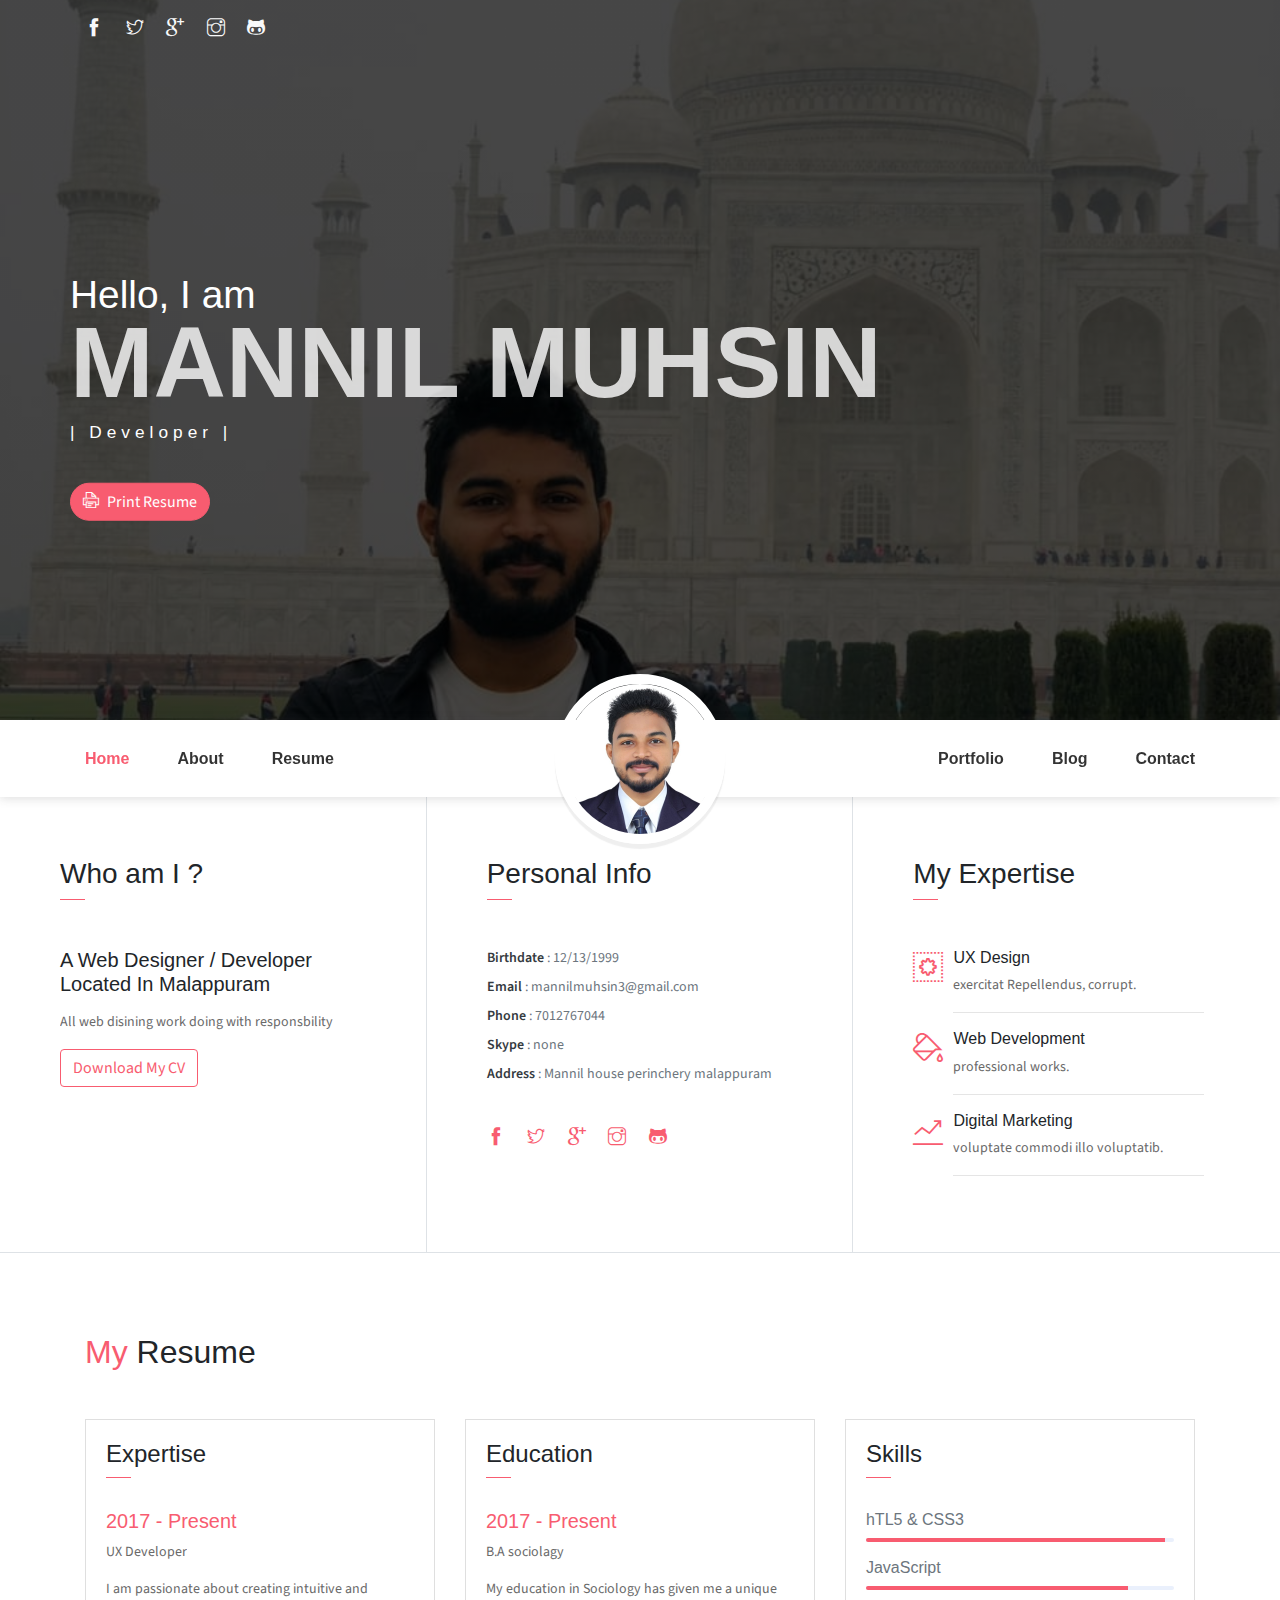
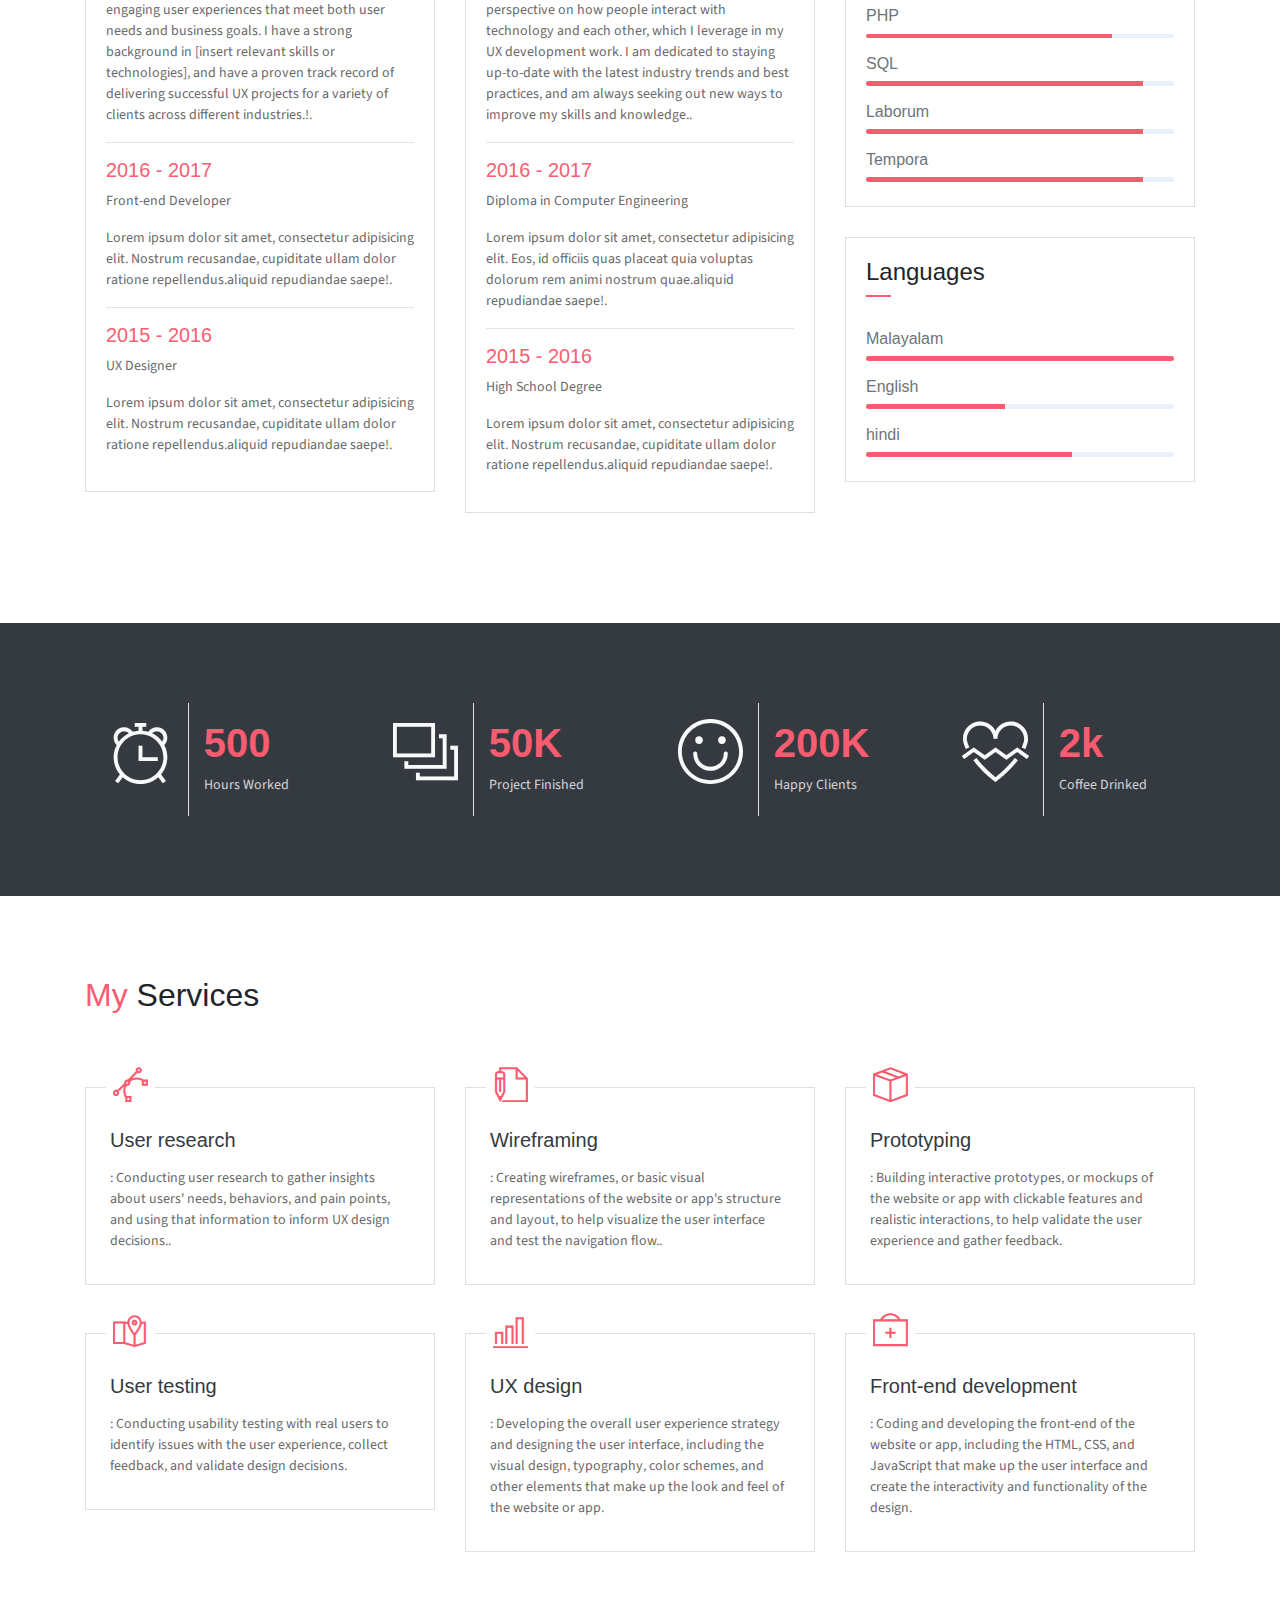
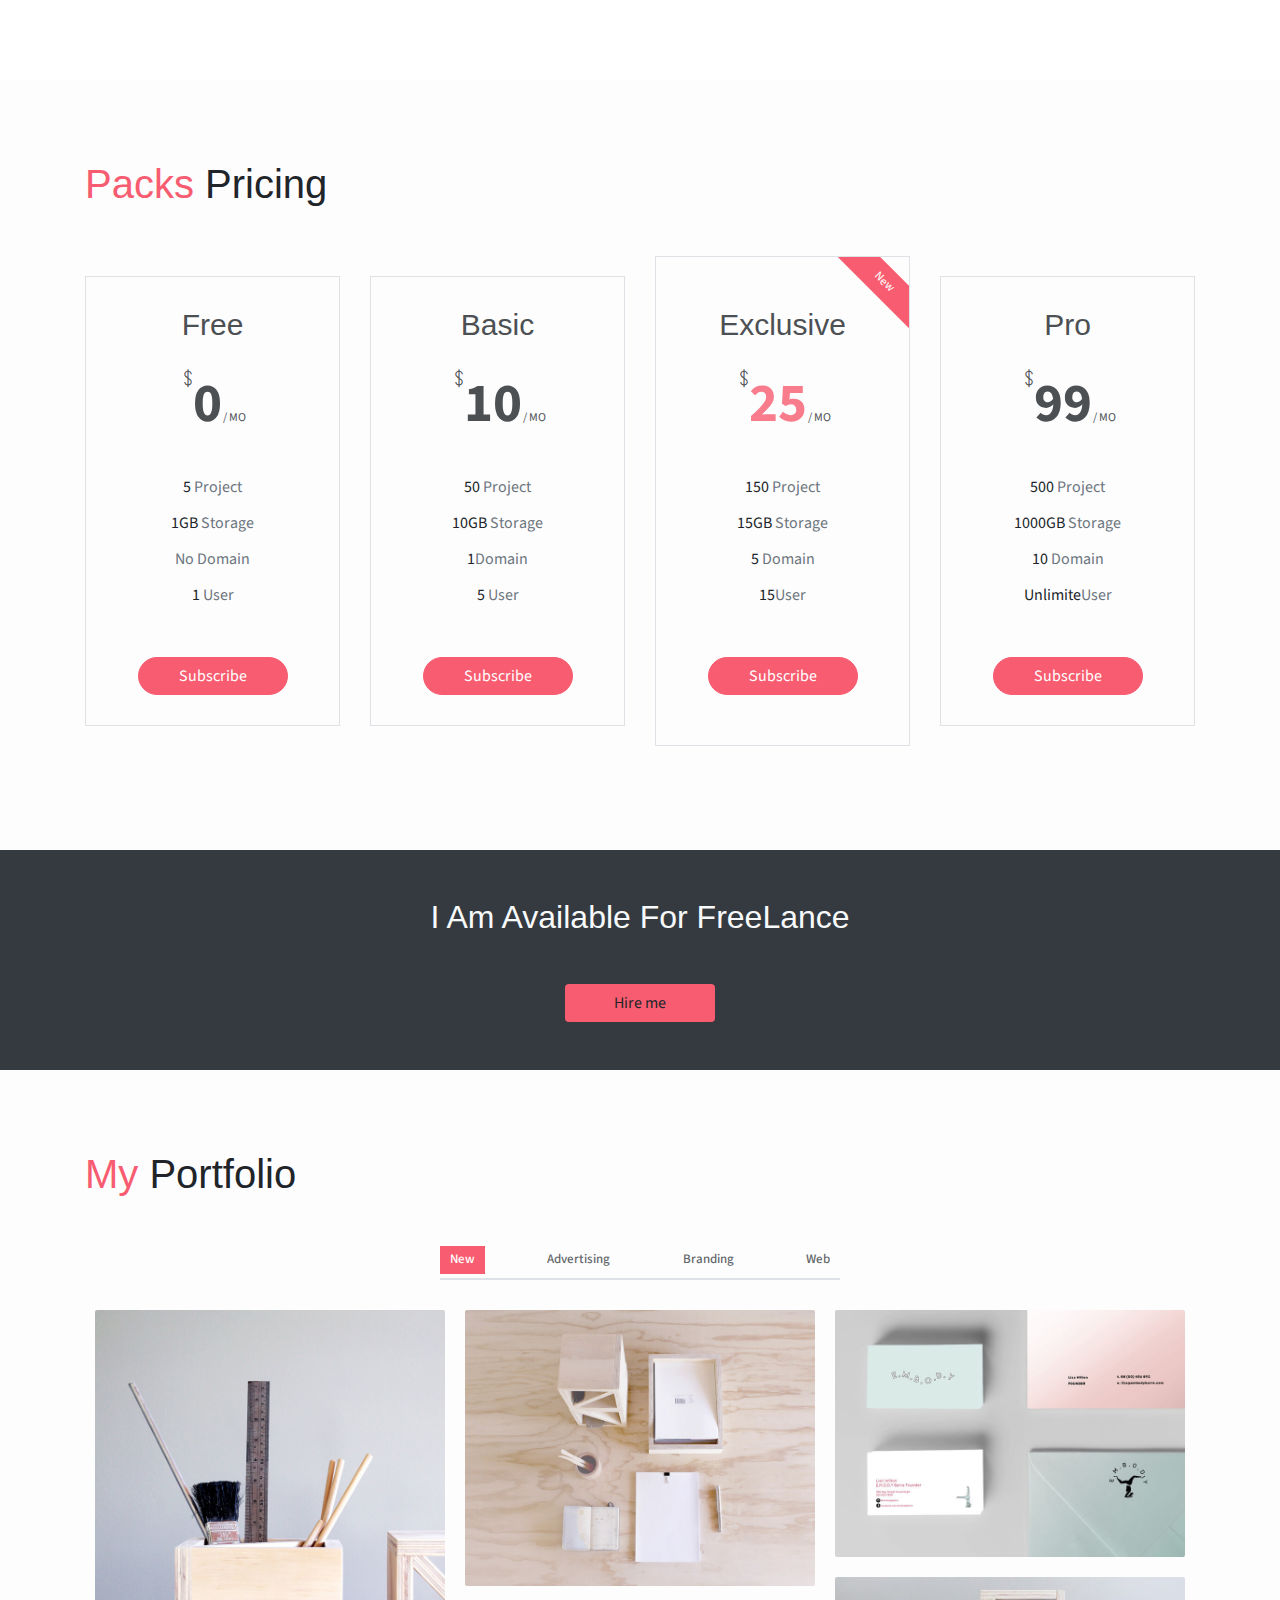
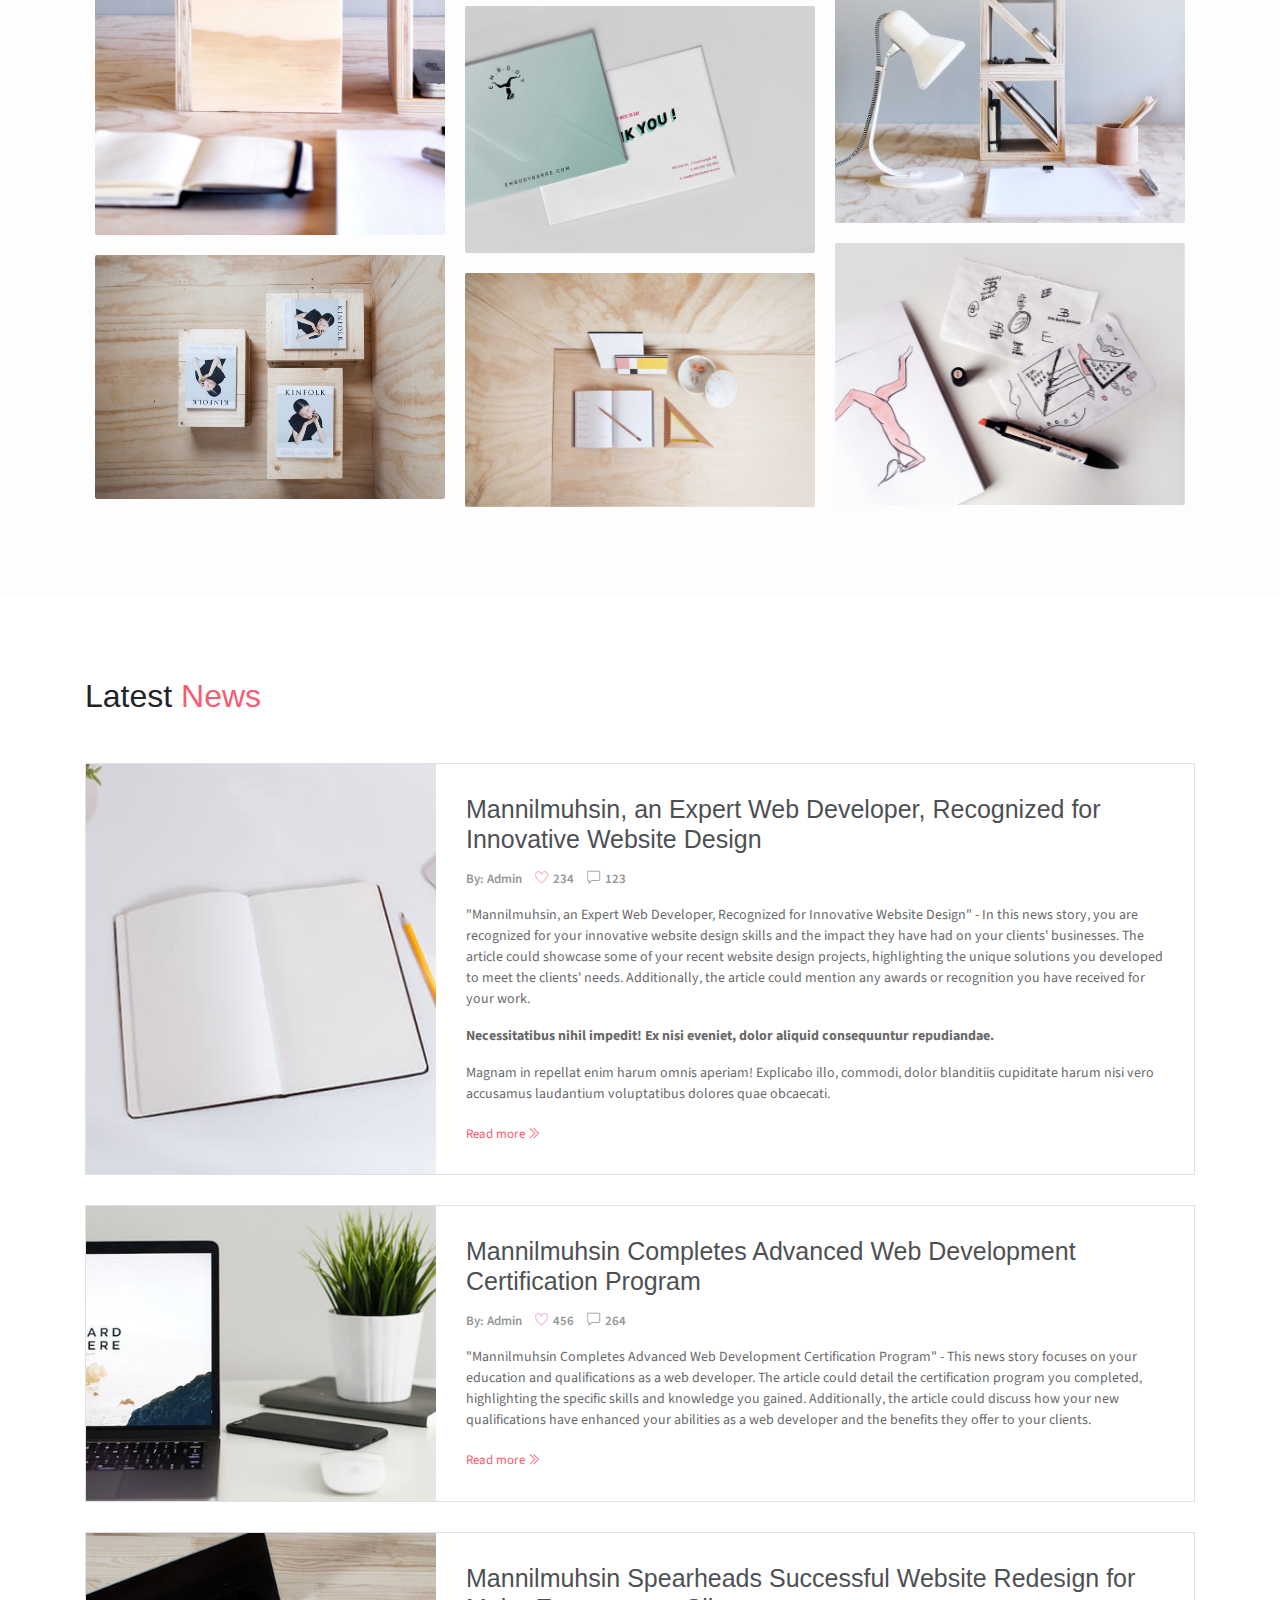
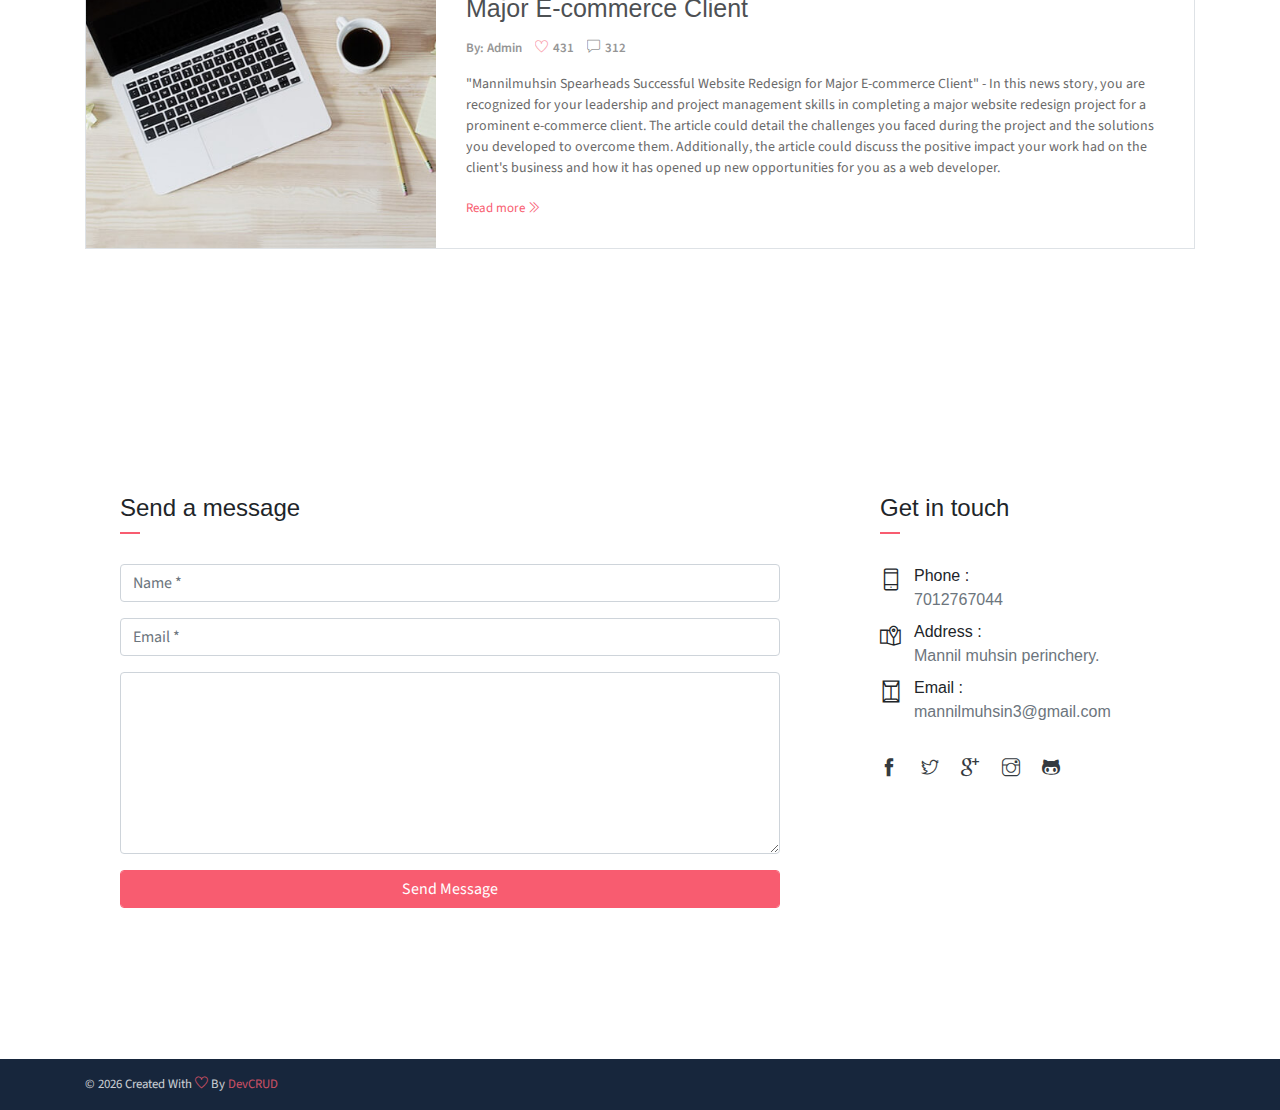
<file: index.html>
<!DOCTYPE html>
<html lang="en">
<head>
	<meta charset="utf-8">
    <meta name="viewport" content="width=device-width, initial-scale=1, shrink-to-fit=no">
    <meta name="description" content="Start your development with JohnDoe landing page.">
    <meta name="author" content="Devcrud">
    <title>MANNIL MUHSIN</title>
    <link rel="icon" href="assets/imgs/my pic.jpg" type="image/x-icon">

    <!-- script -->
 <script src="https://ajax.googleapis.com/ajax/libs/jquery/3.5.1/jquery.min.js"></script>
    <!-- font icons -->
    <link rel="stylesheet" href="assets/vendors/themify-icons/css/themify-icons.css">
    <!-- Bootstrap + mannil main styles -->
	<link rel="stylesheet" href="assets/css/johndoe.css">
</head>
<body data-spy="scroll" data-target=".navbar" data-offset="40" id="home">
    <a href="components.html" class="btn btn-primary btn-component" data-spy="affix" data-offset-top="600"><i class="ti-shift-left-alt"></i> Components</a>
    <header class="header">
        <div class="container">
            <ul class="social-icons pt-3">
                <li class="social-item"><a class="social-link text-light" href="https://www.facebook.com/profile.php?id=100008995566996&mibextid=ZbWKwL" target="_blank"><i class="ti-facebook" aria-hidden="true"></i></a></li>
                <li class="social-item"><a class="social-link text-light" href="#"><i class="ti-twitter" aria-hidden="true"></i></a></li>
                <li class="social-item"><a class="social-link text-light" href="www.gmail.com"><i class="ti-google" aria-hidden="true"></i></a></li>
                <li class="social-item"><a class="social-link text-light" href="https://instagram.com/b_i_lal_x?igshid=YmMyMTA2M2Y=" target="_blank"><i class="ti-instagram" aria-hidden="true"></i></a></li>
                <li class="social-item"><a class="social-link text-light" href="#"><i class="ti-github" aria-hidden="true"></i></a></li>
            </ul>  
            <div class="header-content">
                <h4 class="header-subtitle" >Hello, I am</h4>
                <h1 class="header-title">MANNIL MUHSIN</h1>
                <h6 class="header-mono" > | Developer |</h6>
                <button class="btn btn-primary btn-rounded"><i class="ti-printer pr-2"></i>Print Resume</button>
            </div>
        </div>
    </header>
    <nav class="navbar sticky-top navbar-expand-lg navbar-light bg-white" data-spy="affix" data-offset-top="510">
        <div class="container">
            <button class="navbar-toggler ml-auto" type="button" data-toggle="collapse" data-target="#navbarSupportedContent" aria-controls="navbarSupportedContent" aria-expanded="false" aria-label="Toggle navigation">
                <span class="navbar-toggler-icon"></span>
            </button>
            <div class="collapse mt-sm-20 navbar-collapse" id="navbarSupportedContent">
                <ul class="navbar-nav mr-auto">
                    <li class="nav-item">
                        <a href="#home" class="nav-link">Home</a>
                    </li>
                    <li class="nav-item">
                        <a href="#about" class="nav-link">About</a>
                    </li>
                    <li class="nav-item">
                        <a href="#resume" class="nav-link">Resume</a>
                    </li>
                </ul>
                <ul class="navbar-nav brand">
                    <img src="assets/imgs/my pic.jpg" alt="" class="brand-img">
                    <li class="brand-txt">
                        <h5 class="brand-title">MOHAMMED MUHSIN</h5>
                        <div class="brand-subtitle">Web Designer | Developer</div>
                    </li>
                </ul>
                <ul class="navbar-nav ml-auto">
                    <li class="nav-item">
                        <a href="#portfolio" class="nav-link">Portfolio</a>
                    </li>
                    <li class="nav-item">
                        <a href="#blog" class="nav-link">Blog</a>
                    </li>
                    <li class="nav-item last-item">
                        <a href="#contact" class="nav-link">Contact</a>
                    </li>
                </ul>
            </div>
        </div>
    </nav>
    <div class="container-fluid">
        <div id="about" class="row about-section">
            <div class="col-lg-4 about-card">
                <h3 class="font-weight-light">Who am I ?</h3>
                <span class="line mb-5"></span>
                <h5 class="mb-3">A Web Designer / Developer Located In Malappuram</h5>
                <p class="mt-20">All web disining work doing with responsbility</p>
                <button class="btn btn-outline-danger"><i class="icon-down-circled2 "></i>Download My CV</button>
            </div>
            <div class="col-lg-4 about-card">
                <h3 class="font-weight-light">Personal Info</h3>
                <span class="line mb-5"></span>
                <ul class="mt40 info list-unstyled">
                    <li><span>Birthdate</span> : 12/13/1999</li>
                    <li><span>Email</span> : mannilmuhsin3@gmail.com</li>
                    <li><span>Phone</span> : 7012767044</li>
                    <li><span>Skype</span> : none</li>
                    <li><span>Address</span> : Mannil house perinchery malappuram</li>
                </ul>
                <ul class="social-icons pt-3">
                    <li class="social-item"><a class="social-link" href="#"><i class="ti-facebook" aria-hidden="true"></i></a></li>
                    <li class="social-item"><a class="social-link" href="#"><i class="ti-twitter" aria-hidden="true"></i></a></li>
                    <li class="social-item"><a class="social-link" href="#"><i class="ti-google" aria-hidden="true"></i></a></li>
                    <li class="social-item"><a class="social-link" href="#"><i class="ti-instagram" aria-hidden="true"></i></a></li>
                    <li class="social-item"><a class="social-link" href="#"><i class="ti-github" aria-hidden="true"></i></a></li>
                </ul>  
            </div>
            <div class="col-lg-4 about-card">
                <h3 class="font-weight-light">My Expertise</h3>
                <span class="line mb-5"></span>
                <div class="row">
                    <div class="col-1 text-danger pt-1"><i class="ti-widget icon-lg"></i></div>
                    <div class="col-10 ml-auto mr-3">
                        <h6>UX Design</h6>
                        <p class="subtitle"> exercitat Repellendus,  corrupt.</p>
                        <hr>
                    </div>
                </div>
                <div class="row">
                    <div class="col-1 text-danger pt-1"><i class="ti-paint-bucket icon-lg"></i></div>
                    <div class="col-10 ml-auto mr-3">
                        <h6>Web Development</h6>
                        <p class="subtitle">professional works.</p>
                        <hr>
                    </div>
                </div>
                <div class="row">
                    <div class="col-1 text-danger pt-1"><i class="ti-stats-up icon-lg"></i></div>
                    <div class="col-10 ml-auto mr-3">
                        <h6>Digital Marketing</h6>
                        <p class="subtitle">voluptate commodi illo voluptatib.</p>
                        <hr>
                    </div>
                </div>
            </div>
        </div>
    </div>

    <!--Resume Section-->
    <section class="section" id="resume">
        <div class="container">
            <h2 class="mb-5"><span class="text-danger">My</span> Resume</h2>
            <div class="row">
                <div class="col-md-6 col-lg-4">
                    <div class="card">
                       <div class="card-header">
                            <div class="mt-2">
                                <h4>Expertise</h4>
                                <span class="line"></span>  
                            </div>
                        </div>
                        <div class="card-body">
                            <h6 class="title text-danger">2017 - Present</h6>
                            <P>UX Developer</P>
                            <P class="subtitle">I am passionate about creating intuitive and engaging user experiences that meet both user needs and business goals. I have a strong background in [insert relevant skills or technologies], and have a proven track record of delivering successful UX projects for a variety of clients across different industries.!.</P>
                            <hr>
                            <h6 class="title text-danger">2016 - 2017</h6>
                            <P>Front-end Developer</P>
                            <P class="subtitle">Lorem ipsum dolor sit amet, consectetur adipisicing elit. Nostrum recusandae, cupiditate ullam dolor ratione repellendus.aliquid repudiandae saepe!.</P>
                            <hr>
                            <h6 class="title text-danger">2015 - 2016</h6>
                            <P>UX Designer</P>
                            <P class="subtitle">Lorem ipsum dolor sit amet, consectetur adipisicing elit. Nostrum recusandae, cupiditate ullam dolor ratione repellendus.aliquid repudiandae saepe!.</P>
                        </div>
                    </div>
                </div>
                <div class="col-md-6 col-lg-4">
                    <div class="card">
                       <div class="card-header">
                            <div class="mt-2">
                                <h4>Education</h4>
                                <span class="line"></span>  
                            </div>
                        </div>
                        <div class="card-body">
                            <h6 class="title text-danger">2017 - Present</h6>
                            <P>B.A sociolagy</P>
                            <P class="subtitle">My education in Sociology has given me a unique perspective on how people interact with technology and each other, which I leverage in my UX development work. I am dedicated to staying up-to-date with the latest industry trends and best practices, and am always seeking out new ways to improve my skills and knowledge..</P>
                            <hr>
                            <h6 class="title text-danger">2016 - 2017</h6>
                            <P>Diploma in Computer Engineering</P>
                            <P class="subtitle">Lorem ipsum dolor sit amet, consectetur adipisicing elit. Eos, id officiis quas placeat quia voluptas dolorum rem animi nostrum quae.aliquid repudiandae saepe!.</P>
                            <hr>
                            <h6 class="title text-danger">2015 - 2016</h6>
                            <P>High School Degree</P>
                            <P class="subtitle">Lorem ipsum dolor sit amet, consectetur adipisicing elit. Nostrum recusandae, cupiditate ullam dolor ratione repellendus.aliquid repudiandae saepe!.</P>
                            
                        </div>
                    </div>
                </div>
                <div class="col-lg-4">
                    <div class="card">
                       <div class="card-header">
                            <div class="pull-left">
                                <h4 class="mt-2">Skills</h4>
                                <span class="line"></span>  
                            </div>
                        </div>
                        <div class="card-body pb-2">
                           <h6>hTL5 &amp; CSS3</h6>
                            <div class="progress mb-3">
                                <div class="progress-bar bg-danger" role="progressbar" style="width: 97%" aria-valuenow="25" aria-valuemin="0" aria-valuemax="100"></div>
                            </div>
                            <h6>JavaScript</h6>
                            <div class="progress mb-3">
                                <div class="progress-bar bg-danger" role="progressbar" style="width: 85%" aria-valuenow="25" aria-valuemin="0" aria-valuemax="100"></div>
                            </div>
                            <h6>PHP</h6>
                            <div class="progress mb-3">
                                <div class="progress-bar bg-danger" role="progressbar" style="width: 80%" aria-valuenow="50" aria-valuemin="0" aria-valuemax="100"></div>
                            </div>
                            <h6>SQL</h6>
                            <div class="progress mb-3">
                                <div class="progress-bar bg-danger" role="progressbar" style="width: 90%" aria-valuenow="75" aria-valuemin="0" aria-valuemax="100"></div>
                            </div>
                            <h6>Laborum</h6>
                            <div class="progress mb-3">
                                <div class="progress-bar bg-danger" role="progressbar" style="width: 90%" aria-valuenow="75" aria-valuemin="0" aria-valuemax="100"></div>
                            </div>
                            <h6>Tempora</h6>
                            <div class="progress mb-3">
                                <div class="progress-bar bg-danger" role="progressbar" style="width: 90%" aria-valuenow="75" aria-valuemin="0" aria-valuemax="100"></div>
                            </div>
                        </div>
                    </div>
                    <div class="card">
                       <div class="card-header">
                            <div class="pull-left">
                                <h4 class="mt-2">Languages</h4>
                                <span class="line"></span>  
                            </div>
                        </div>
                        <div class="card-body pb-2">
                           <h6>Malayalam</h6>
                            <div class="progress mb-3">
                                <div class="progress-bar bg-danger" role="progressbar" style="width: 100%" aria-valuenow="25" aria-valuemin="0" aria-valuemax="100"></div>
                            </div>
                            <h6>English</h6>
                            <div class="progress mb-3">
                                <div class="progress-bar bg-danger" role="progressbar" style="width: 45%" aria-valuenow="25" aria-valuemin="0" aria-valuemax="100"></div>
                            </div>
                            <h6>hindi</h6>
                            <div class="progress mb-3">
                                <div class="progress-bar bg-danger" role="progressbar" style="width: 67%" aria-valuenow="50" aria-valuemin="0" aria-valuemax="100"></div>
                            </div>
                        </div>
                    </div>
                </div>
            </div>
        </div>
    </section>

    <section class="section bg-dark text-center">
        <div class="container">
            <div class="row text-center">
                <div class="col-md-6 col-lg-3">
                    <div class="row ">
                        <div class="col-5 text-right text-light border-right py-3">
                            <div class="m-auto"><i class="ti-alarm-clock icon-xl"></i></div>
                        </div>
                        <div class="col-7 text-left py-3">
                            <h1 class="text-danger font-weight-bold font40">500</h1>
                            <p class="text-light mb-1">Hours Worked</p>
                        </div>
                    </div>
                </div>
                <div class="col-md-6 col-lg-3">
                    <div class="row">
                        <div class="col-5 text-right text-light border-right py-3">
                            <div class="m-auto"><i class="ti-layers-alt icon-xl"></i></div>
                        </div>
                        <div class="col-7 text-left py-3">
                            <h1 class="text-danger font-weight-bold font40">50K</h1>
                            <p class="text-light mb-1">Project Finished</p>
                        </div>
                    </div>
                </div>
                <div class="col-md-6 col-lg-3">
                    <div class="row">
                        <div class="col-5 text-right text-light border-right py-3">
                            <div class="m-auto"><i class="ti-face-smile icon-xl"></i></div>
                        </div>
                        <div class="col-7 text-left py-3">
                            <h1 class="text-danger font-weight-bold font40">200K</h1>
                            <p class="text-light mb-1">Happy Clients</p>
                        </div>
                    </div>
                </div>
                <div class="col-md-6 col-lg-3">
                    <div class="row">
                        <div class="col-5 text-right text-light border-right py-3">
                            <div class="m-auto"><i class="ti-heart-broken icon-xl"></i></div>
                        </div>
                        <div class="col-7 text-left py-3">
                            <h1 class="text-danger font-weight-bold font40">2k</h1>
                            <p class="text-light mb-1">Coffee Drinked</p>
                        </div>
                    </div>
                </div>
            </div>
        </div>
    </section>

    <section class="section" id="service">
        <div class="container">
            <h2 class="mb-5 pb-4"><span class="text-danger">My</span> Services</h2>
            <div class="row">
                <div class="col-md-4 col-sm-6">
                    <div class="card mb-5">
                       <div class="card-header has-icon">
                            <i class="ti-vector text-danger" aria-hidden="true"></i>
                        </div>
                        <div class="card-body px-4 py-3">
                            <h5 class="mb-3 card-title text-dark">User research</h5>
                            <P class="subtitle">: Conducting user research to gather insights about users' needs, behaviors, and pain points, and using that information to inform UX design decisions..</P>
                        </div>
                    </div>
                </div>
                <div class="col-md-4 col-sm-6">
                    <div class="card mb-5">
                       <div class="card-header has-icon">
                            <i class="ti-write text-danger" aria-hidden="true"></i>
                        </div>
                        <div class="card-body px-4 py-3">
                            <h5 class="mb-3 card-title text-dark">Wireframing</h5>
                            <P class="subtitle">: Creating wireframes, or basic visual representations of the website or app's structure and layout, to help visualize the user interface and test the navigation flow..</P>
                        </div>
                    </div>
                </div>
                <div class="col-md-4 col-sm-6">
                    <div class="card mb-5">
                       <div class="card-header has-icon">
                            <i class="ti-package text-danger" aria-hidden="true"></i>
                        </div>
                        <div class="card-body px-4 py-3">
                            <h5 class="mb-3 card-title text-dark">Prototyping</h5>
                            <P class="subtitle">: Building interactive prototypes, or mockups of the website or app with clickable features and realistic interactions, to help validate the user experience and gather feedback.</P>
                        </div>
                    </div>
                </div>
                <div class="col-md-4 col-sm-6">
                    <div class="card mb-5">
                       <div class="card-header has-icon">
                            <i class="ti-map-alt text-danger" aria-hidden="true"></i>
                        </div>
                        <div class="card-body px-4 py-3">
                            <h5 class="mb-3 card-title text-dark">User testing</h5>
                            <P class="subtitle">: Conducting usability testing with real users to identify issues with the user experience, collect feedback, and validate design decisions.</P>
                        </div>
                    </div>
                </div>
                <div class="col-md-4 col-sm-6">
                    <div class="card mb-5">
                       <div class="card-header has-icon">
                            <i class="ti-bar-chart text-danger" aria-hidden="true"></i>
                        </div>
                        <div class="card-body px-4 py-3">
                            <h5 class="mb-3 card-title text-dark">UX design</h5>
                            <P class="subtitle">: Developing the overall user experience strategy and designing the user interface, including the visual design, typography, color schemes, and other elements that make up the look and feel of the website or app.</P>
                        </div>
                    </div>
                </div>
                <div class="col-md-4 col-sm-6">
                    <div class="card mb-5">
                       <div class="card-header has-icon">
                            <i class="ti-support text-danger" aria-hidden="true"></i>
                        </div>
                        <div class="card-body px-4 py-3">
                            <h5 class="mb-3 card-title text-dark">Front-end development</h5>
                            <P class="subtitle">: Coding and developing the front-end of the website or app, including the HTML, CSS, and JavaScript that make up the user interface and create the interactivity and functionality of the design.</P>
                        </div>
                    </div>
                </div>
            </div>
        </div>
    </section>

    <section class="section bg-custom-gray" id="price">
        <div class="container">
            <h1 class="mb-5"><span class="text-danger">Packs</span> Pricing</h1>
            <div class="row align-items-center">
                <div class="col-md-6 col-lg-3">
                    <div class="price-card text-center mb-4">
                        <h3 class="price-card-title">Free</h3>
                        <div class="price-card-cost">
                            <sup class="ti-money"></sup>
                            <span class="num">0</span>
                            <span class="date">MO</span>
                        </div>
                        <ul class="list">
                            <li class="list-item">5 <span class="text-muted">Project</span></li>
                            <li class="list-item">1GB <span class="text-muted">Storage</span></li>
                            <li class="list-item"><span class="text-muted">No Domain</span></li>
                            <li class="list-item">1 <span class="text-muted">User</span></li>
                        </ul>
                        <button class="btn btn-primary btn-rounded w-lg">Subscribe</button>
                    </div>
                </div>
                <div class="col-md-6 col-lg-3">
                    <div class="price-card text-center mb-4">
                        <h3 class="price-card-title">Basic</h3>
                        <div class="price-card-cost">
                            <sup class="ti-money"></sup>
                            <span class="num">10</span>
                            <span class="date">MO</span>
                        </div>
                        <ul class="list">
                            <li class="list-item">50 <span class="text-muted">Project</span></li>
                            <li class="list-item">10GB <span class="text-muted">Storage</span></li>
                            <li class="list-item">1<span class="text-muted">Domain</span></li>
                            <li class="list-item">5 <span class="text-muted">User</span></li>
                        </ul>
                        <button class="btn btn-primary btn-rounded w-lg">Subscribe</button>
                    </div>
                </div>
                <div class="col-md-6 col-lg-3">
                    <div class="price-card text-center price-card-requried mb-4">
                        <h3 class="price-card-title">Exclusive</h3>
                        <div class="price-card-cost">
                            <sup class="ti-money"></sup>
                            <span class="num">25</span>
                            <span class="date">MO</span>
                        </div>
                        <ul class="list">
                            <li class="list-item">150 <span class="text-muted">Project</span></li>
                            <li class="list-item">15GB <span class="text-muted">Storage</span></li>
                            <li class="list-item">5<span class="text-muted"> Domain</span></li>
                            <li class="list-item">15<span class="text-muted">User</span></li>
                        </ul>
                        <button class="btn btn-primary btn-rounded w-lg">Subscribe</button>
                    </div>
                </div>
                <div class="col-md-6 col-lg-3">
                    <div class="price-card text-center mb-4">
                        <h3 class="price-card-title">Pro</h3>
                        <div class="price-card-cost">
                            <sup class="ti-money"></sup>
                            <span class="num">99</span>
                            <span class="date">MO</span>
                        </div>
                        <ul class="list">
                            <li class="list-item">500 <span class="text-muted">Project</span></li>
                            <li class="list-item">1000GB <span class="text-muted">Storage</span></li>
                            <li class="list-item">10<span class="text-muted"> Domain</span></li>
                            <li class="list-item">Unlimite<span class="text-muted">User</span></li>
                        </ul>
                        <button class="btn btn-primary btn-rounded w-lg">Subscribe</button>
                    </div>
                </div>
            </div>
        </div>
    </section>
    <section class="section bg-dark py-5">
        <div class="container text-center">
            <h2 class="text-light mb-5 font-weight-normal">I Am Available For FreeLance</h2>
            <button class="btn bg-primary w-lg" >Hire me</button>
        </div>
    </section>

    <!-- Portfolio Section -->
    <section class="section bg-custom-gray" id="portfolio">
        <div class="container">
            <h1 class="mb-5"><span class="text-danger">My</span> Portfolio</h1>
            <div class="portfolio">
                <div class="filters">
                    <a href="#" data-filter=".new" class="active">
                        New
                    </a>
                    <a href="#" data-filter=".advertising">
                        Advertising
                    </a>
                    <a href="#" data-filter=".branding">
                        Branding
                    </a>
                    <a href="#" data-filter=".web">
                        Web
                    </a>
                </div>
                <div class="portfolio-container"> 
                    <div class="col-md-6 col-lg-4 web new">
                        <div class="portfolio-item">
                            <img src="assets/imgs/web-1.jpg" class="img-fluid" alt="Download free bootstrap 4 admin dashboard, free boootstrap 4 templates">
                            <div class="content-holder">
                                <a class="img-popup" href="assets/imgs/web-1.jpg"></a>
                                <div class="text-holder">
                                    <h6 class="title">WEB</h6>
                                    <p class="subtitle">Expedita corporis doloremque velit in totam!</p>
                                </div>
                            </div>   
                        </div>             
                    </div>
                    <div class="col-md-6 col-lg-4 web new">
                        <div class="portfolio-item">
                            <img src="assets/imgs/web-2.jpg" class="img-fluid" alt="Download free bootstrap 4 admin dashboard, free boootstrap 4 templates">
                            <div class="content-holder">
                                <a class="img-popup" href="assets/imgs/web-2.jpg"></a>
                                <div class="text-holder">
                                    <h6 class="title">WEB</h6>
                                    <p class="subtitle">Expedita corporis doloremque velit in totam!</p>
                                </div>
                            </div> 
                        </div>                         
                    </div>
                    <div class="col-md-6 col-lg-4 advertising new">
                        <div class="portfolio-item">
                            <img src="assets/imgs/advertising-2.jpg" class="img-fluid" alt="Download free bootstrap 4 admin dashboard, free boootstrap 4 templates">                         
                            <div class="content-holder">
                                <a class="img-popup" href="assets/imgs/advertising-2.jpg"></a>
                                <div class="text-holder">
                                    <h6 class="title">ADVERSTISING</h6>
                                    <p class="subtitle">Expedita corporis doloremque velit in totam!</p>
                                </div>
                            </div>    
                        </div>              
                    </div> 
                    <div class="col-md-6 col-lg-4 web">
                        <div class="portfolio-item">
                            <img src="assets/imgs/web-4.jpg" class="img-fluid" alt="Download free bootstrap 4 admin dashboard, free boootstrap 4 templates">
                            <div class="content-holder">
                                <a class="img-popup" href="assets/imgs/web-4.jpg"></a>
                                <div class="text-holder">
                                    <h6 class="title">WEB</h6>
                                    <p class="subtitle">Expedita corporis doloremque velit in totam!</p>
                                </div>
                            </div>
                        </div>                                                     
                    </div>

                    <div class="col-md-6 col-lg-4 advertising"> 
                        <div class="portfolio-item">
                            <img src="assets/imgs/advertising-1.jpg" class="img-fluid" alt="Download free bootstrap 4 admin dashboard, free boootstrap 4 templates">                               
                            <div class="content-holder">
                                <a class="img-popup" href="assets/imgs/advertising-1.jpg"></a>
                                <div class="text-holder">
                                    <h6 class="title">ADVERSITING</h6>
                                    <p class="subtitle">Expedita corporis doloremque velit in totam!</p>
                                </div>
                            </div>
                        </div>                                                       
                    </div> 
                    <div class="col-md-6 col-lg-4 web new">
                        <div class="portfolio-item">
                            <img src="assets/imgs/web-3.jpg" class="img-fluid" alt="Download free bootstrap 4 admin dashboard, free boootstrap 4 templates">  
                           <div class="content-holder">
                                <a class="img-popup" href="assets/imgs/web-3.jpg"></a>
                                <div class="text-holder">
                                    <h6 class="title">WEB</h6>
                                    <p class="subtitle">Expedita corporis doloremque velit in totam!</p>
                                </div>
                            </div>
                        </div>                                                     
                    </div>
                    <div class="col-md-6 col-lg-4 advertising new">
                        <div class="portfolio-item">
                            <img src="assets/imgs/advertising-3.jpg" class="img-fluid" alt="Download free bootstrap 4 admin dashboard, free boootstrap 4 templates">       
                           <div class="content-holder">
                                <a class="img-popup" href="assets/imgs/advertising-3.jpg"></a>
                                <div class="text-holder">
                                    <h6 class="title">ADVERSITING</h6>
                                    <p class="subtitle">Expedita corporis doloremque velit in totam!</p>
                                </div>
                            </div>
                        </div>                                                       
                    </div> 
                    <div class="col-md-6 col-lg-4 advertising new"> 
                        <div class="portfolio-item">
                            <img src="assets/imgs/advertising-4.jpg" class="img-fluid" alt="Download free bootstrap 4 admin dashboard, free boootstrap 4 templates">            
                            <div class="content-holder">
                                <a class="img-popup" href="assets/imgs/advertising-4.jpg"></a>
                                <div class="text-holder">
                                    <h6 class="title">ADVERTISING</h6>
                                    <p class="subtitle">Expedita corporis doloremque velit in totam!</p>
                                </div>
                            </div>
                        </div>
                                
                    </div> 
                    <div class="col-md-6 col-lg-4 branding new">
                        <div class="portfolio-item">
                            <img src="assets/imgs/branding-1.jpg" class="img-fluid" alt="Download free bootstrap 4 admin dashboard, free boootstrap 4 templates">                        
                            <div class="content-holder">
                                <a class="img-popup" href="assets/imgs/branding-1.jpg"></a>
                                <div class="text-holder">
                                    <h6 class="title">BRANDING</h6>
                                    <p class="subtitle">Expedita corporis doloremque velit in totam!</p>
                                </div>
                            </div> 
                        </div>
                    </div> 
                    <div class="col-md-6 col-lg-4 branding">
                        <div class="portfolio-item">
                            <img src="assets/imgs/branding-2.jpg" class="img-fluid" alt="Download free bootstrap 4 admin dashboard, free boootstrap 4 templates">  
                            <div class="content-holder">
                                <a class="img-popup" href="assets/imgs/branding-2.jpg"></a>
                                <div class="text-holder">
                                    <h6 class="title">BRANDING</h6>
                                    <p class="subtitle">Expedita corporis doloremque velit in totam!</p>
                                </div>
                            </div>
                        </div>                                                     
                    </div> 
                    <div class="col-md-6 col-lg-4 branding new">
                        <div class="portfolio-item">
                            <img src="assets/imgs/branding-3.jpg" class="img-fluid" alt="Download free bootstrap 4 admin dashboard, free boootstrap 4 templates">   
                            <div class="content-holder">
                                <a class="img-popup" href="assets/imgs/branding-3.jpg"></a>
                                <div class="text-holder">
                                    <h6 class="title">BRANDING</h6>
                                    <p class="subtitle">Expedita corporis doloremque velit in totam!</p>
                                </div>
                            </div>
                        </div>                                                    
                    </div> 
                    <div class="col-md-6 col-lg-4 branding">
                        <div class="portfolio-item">
                            <img src="assets/imgs/branding-4.jpg" class="img-fluid" alt="Download free bootstrap 4 admin dashboard, free boootstrap 4 templates">                      
                            <div class="content-holder">
                                <a class="img-popup" href="assets/imgs/branding-4.jpg"></a>
                                <div class="text-holder">
                                    <h6 class="title">BRANDING</h6>
                                    <p class="subtitle">Expedita corporis doloremque velit in totam!</p>
                                </div>
                            </div>
                        </div>                                                      
                    </div> 
                    <div class="col-md-6 col-lg-4 branding">
                        <div class="portfolio-item">
                            <img src="assets/imgs/branding-5.jpg" class="img-fluid" alt="Download free bootstrap 4 admin dashboard, free boootstrap 4 templates">          
                            <div class="content-holder">
                                <a class="img-popup" href="assets/imgs/branding-5.jpg"></a>
                                <div class="text-holder">
                                    <h6 class="title">BRANDING</h6>
                                    <p class="subtitle">Expedita corporis doloremque velit in totam!</p>
                                </div>
                            </div>
                        </div>                                                   
                    </div>
                </div> 
            </div>  
        </div>            
    </section>
    <!-- End of portfolio section -->

    <section class="section" id="blog">
        <div class="container">
            <h2 class="mb-5">Latest <span class="text-danger">News</span></h2>
            <div class="row">
                <div class="blog-card">
                    <div class="img-holder">
                        <img src="assets/imgs/blog1.jpg" alt="Download free bootstrap 4 landing page, free boootstrap 4 templates, Download free bootstrap 4.1 landing page, free boootstrap 4.1.1 templates, meyawo Landing page">
                    </div>
                    <div class="content-holder">
                        <h6 class="title">Mannilmuhsin, an Expert Web Developer, Recognized for Innovative Website Design</h6>

                        <p class="post-details">
                            <a href="#">By: Admin</a>
                            <a href="#"><i class="ti-heart text-danger"></i> 234</a>
                            <a href="#"><i class="ti-comment"></i> 123</a>
                        </p>
                        
                        <p>"Mannilmuhsin, an Expert Web Developer, Recognized for Innovative Website Design" - In this news story, you are recognized for your innovative website design skills and the impact they have had on your clients' businesses. The article could showcase some of your recent website design projects, highlighting the unique solutions you developed to meet the clients' needs. Additionally, the article could mention any awards or recognition you have received for your work.</p>

                        <p><b>Necessitatibus nihil impedit! Ex nisi eveniet, dolor aliquid consequuntur repudiandae.</b></p>
                        <p>Magnam in repellat enim harum omnis aperiam! Explicabo illo, commodi, dolor blanditiis cupiditate harum nisi vero accusamus laudantium voluptatibus dolores quae obcaecati.</p>

                        <a href="#" class="read-more">Read more <i class="ti-angle-double-right"></i></a>
                    </div>
                </div><!-- end of blog wrapper -->

                <!-- blog-card -->
                <div class="blog-card">
                    <div class="img-holder">
                        <img src="assets/imgs/blog2.jpg" alt="Download free bootstrap 4 landing page, free boootstrap 4 templates, Download free bootstrap 4.1 landing page, free boootstrap 4.1.1 templates, meyawo Landing page">
                    </div>
                    <div class="content-holder">
                        <h6 class="title">Mannilmuhsin Completes Advanced Web Development Certification Program</h6>

                        <p class="post-details">
                            <a href="#">By: Admin</a>
                            <a href="#"><i class="ti-heart text-danger"></i> 456</a>
                            <a href="#"><i class="ti-comment"></i> 264</a>
                        </p>
                        
                        <p>"Mannilmuhsin Completes Advanced Web Development Certification Program" - This news story focuses on your education and qualifications as a web developer. The article could detail the certification program you completed, highlighting the specific skills and knowledge you gained. Additionally, the article could discuss how your new qualifications have enhanced your abilities as a web developer and the benefits they offer to your clients.</p>

                        <a href="#" class="read-more">Read more <i class="ti-angle-double-right"></i></a>
                    </div>
                </div><!-- end of blog wrapper -->
                <!-- blog-card -->
                <div class="blog-card">
                    <div class="img-holder">
                        <img src="assets/imgs/blog3.jpg" alt="Download free bootstrap 4 landing page, free boootstrap 4 templates, Download free bootstrap 4.1 landing page, free boootstrap 4.1.1 templates, meyawo Landing page">
                    </div>
                    <div class="content-holder">
                        <h4 class="title">Mannilmuhsin Spearheads Successful Website Redesign for Major E-commerce Client</h4>

                        <p class="post-details">
                            <a href="#">By: Admin</a>
                            <a href="#"><i class="ti-heart text-danger"></i> 431</a>
                            <a href="#"><i class="ti-comment"></i> 312</a>
                        </p>
                        
                        <p>"Mannilmuhsin Spearheads Successful Website Redesign for Major E-commerce Client" - In this news story, you are recognized for your leadership and project management skills in completing a major website redesign project for a prominent e-commerce client. The article could detail the challenges you faced during the project and the solutions you developed to overcome them. Additionally, the article could discuss the positive impact your work had on the client's business and how it has opened up new opportunities for you as a web developer.</p>

                        <a href="#" class="read-more">Read more <i class="ti-angle-double-right"></i></a>
                    </div>
                </div><!-- end of blog wrapper -->

            </div>
        </div>
    </section>

    <div class="section contact" id="contact">
        <div id="map" class="map"></div>
        <div class="container">
            <div class="row">
                <div class="col-lg-8">
                    <div class="contact-form-card">
                        <h4 class="contact-title">Send a message</h4>
                        <form id="submit-form"  >
                            <div class="form-group">
                                <input  class="form-control" type="text" name="name" id="form-group" placeholder="Name *"required>
                            </div>
                            <div class="form-group">
                                <input class="form-control" type="email" placeholder="Email *" required>
                            </div>
                            <div class="form-group">
                                <textarea class="form-control" id=" placeholder="Message * rows="7" required></textarea>
                            </div>
                            <div class="form-group ">
                                <button type="submit" class="form-control btn btn-primary" >Send Message</button>
                            </div>
                        </form>
                    </div>
                </div>
                <div class="col-lg-4">
                    <div class="contact-info-card">
                        <h4 class="contact-title">Get in touch</h4>
                        <div class="row mb-2">
                            <div class="col-1 pt-1 mr-1">
                                <i class="ti-mobile icon-md"></i>
                            </div>
                            <div class="col-10 ">
                                <h6 class="d-inline">Phone : <br> <span class="text-muted">7012767044</span></h6>
                            </div>
                        </div>
                        <div class="row mb-2">
                            <div class="col-1 pt-1 mr-1">
                                <i class="ti-map-alt icon-md"></i>
                            </div>
                            <div class="col-10">
                                <h6 class="d-inline">Address :<br> <span class="text-muted">Mannil muhsin perinchery.</span></h6>
                            </div>
                        </div>
                        <div class="row mb-2">
                            <div class="col-1 pt-1 mr-1">
                                <i class="ti-envelope icon-md"></i>
                            </div>
                            <div class="col-10">
                                <h6 class="d-inline">Email :<br> <span class="text-muted">mannilmuhsin3@gmail.com</span></h6>
                            </div>
                        </div>
                        <ul class="social-icons pt-4">
                            <li class="social-item"><a class="social-link text-dark" href="#"><i class="ti-facebook" aria-hidden="true"></i></a></li>
                            <li class="social-item"><a class="social-link text-dark" href="#"><i class="ti-twitter" aria-hidden="true"></i></a></li>
                            <li class="social-item"><a class="social-link text-dark" href="#"><i class="ti-google" aria-hidden="true"></i></a></li>
                            <li class="social-item"><a class="social-link text-dark" href="#"><i class="ti-instagram" aria-hidden="true"></i></a></li>
                            <li class="social-item"><a class="social-link text-dark" href="#"><i class="ti-github" aria-hidden="true"></i></a></li>
                        </ul> 
                    </div>
                </div>
            </div>

        </div>
    </div>
    <footer class="footer py-3">
        <div class="container">
            <p class="small mb-0 text-light">
                &copy; <script>document.write(new Date().getFullYear())</script> Created With <i class="ti-heart text-danger"></i> By <a href="http://devcrud.com" target="_blank"><span class="text-danger" title="Bootstrap 4 Themes and Dashboards">DevCRUD</span></a> 
            </p>
        </div>
    </footer>

    <!-- script for email ajax -->
    <script>
        $("#submit-form").submit((e)=>{
            e.preventDefault()
            $.ajax({
                url:"https://script.google.com/macros/s/AKfycbypMONEu6GI3dNf9bKeiAPV8Ic6Vf5X6hagg1_-IQOtCpgkSwNhrIScgdzP7a9WqwKK/exec",
                data:$("#submit-form").serialize(),
                method:"post",
                success:function (response){
                    alert("Form submitted successfully")
                    window.location.reload()
                    //window.location.href="https://google.com"
                },
                error:function (err){
                    alert("Something Error")
    
                }
            })
        })
    </script

	
    <script src="assets/vendors/jquery/jquery-3.4.1.js"></script>
    <script src="assets/vendors/bootstrap/bootstrap.bundle.js"></script>

    <!-- bootstrap 3 affix -->
    <script src="assets/vendors/bootstrap/bootstrap.affix.js"></script>

    <!-- Isotope  -->
    <script src="assets/vendors/isotope/isotope.pkgd.js"></script>
    
    <!-- Google mpas -->
    <script async defer src="https://www.google.com/maps/@11.2359366,75.8429411,11.74z"></script>

    <!-- JohnDoe js -->
    <script src="assets/js/johndoe.js"></script>

</body>
</html>
</file>
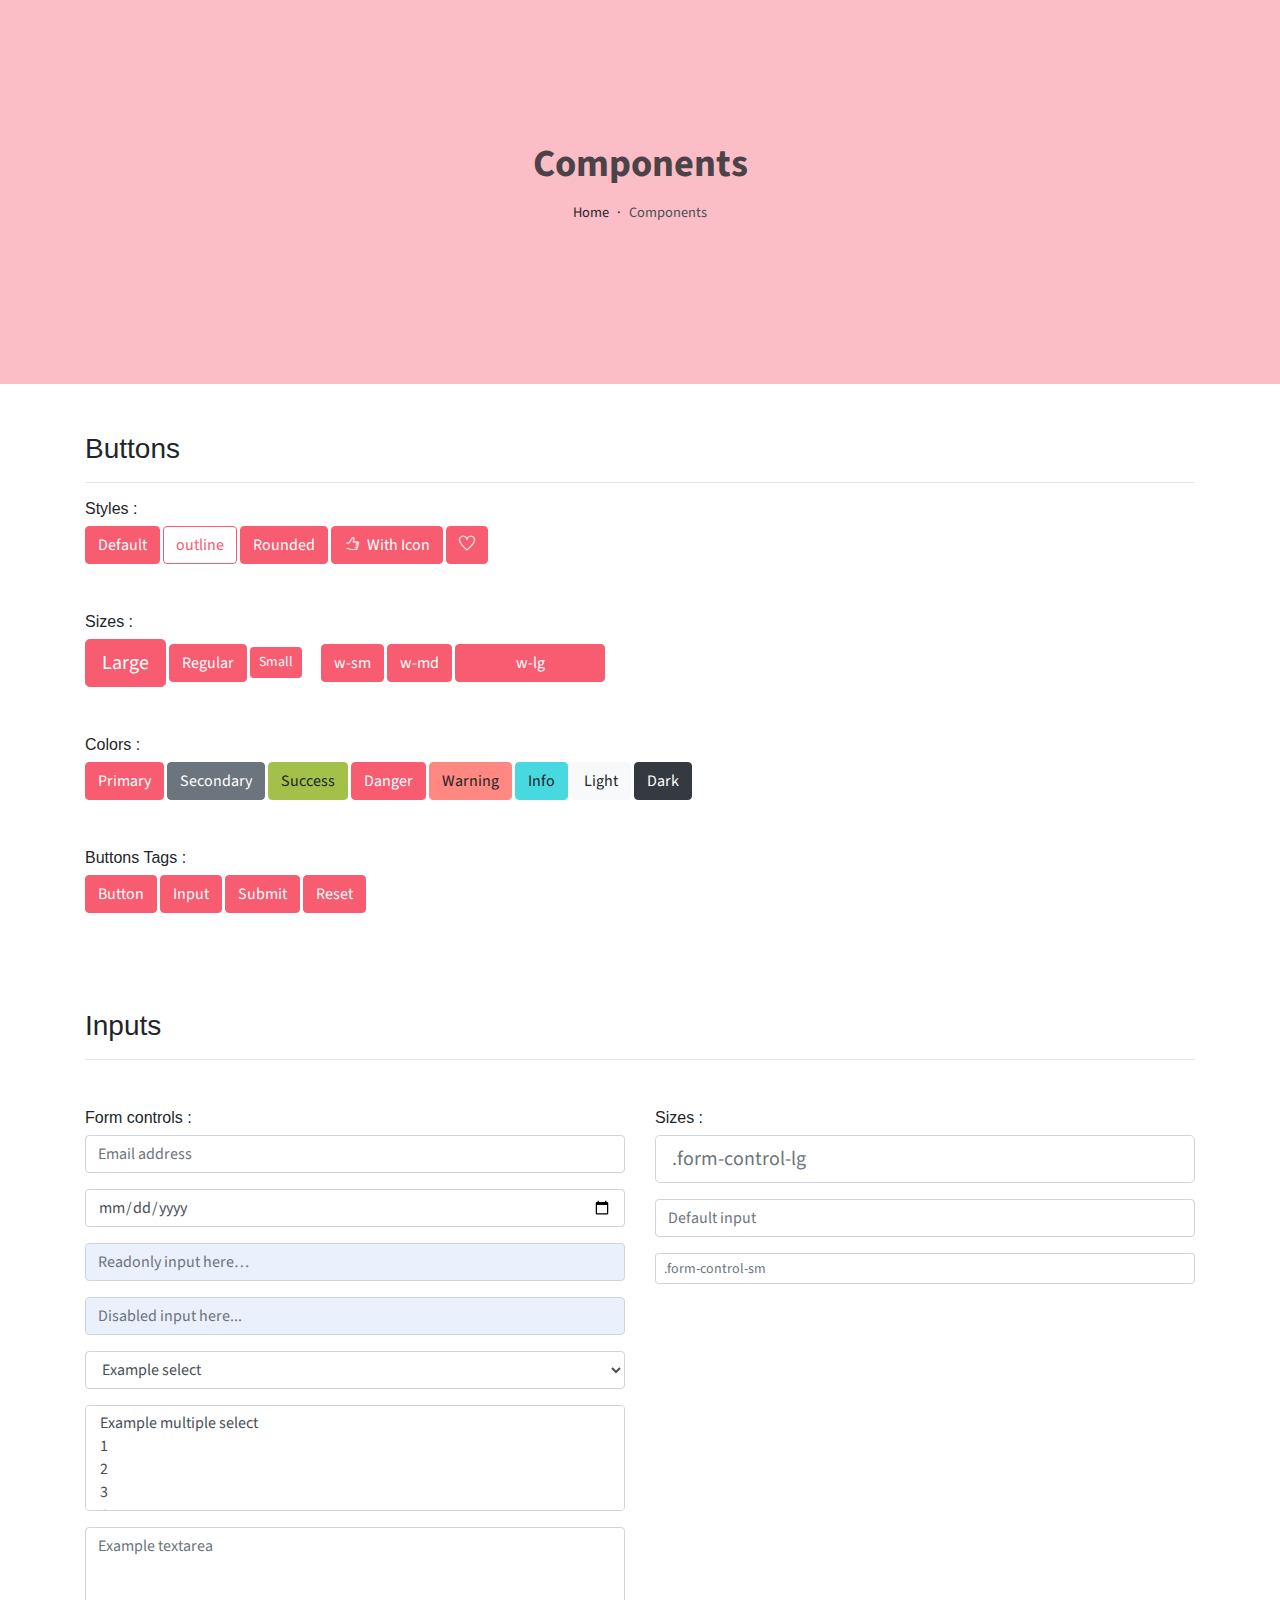
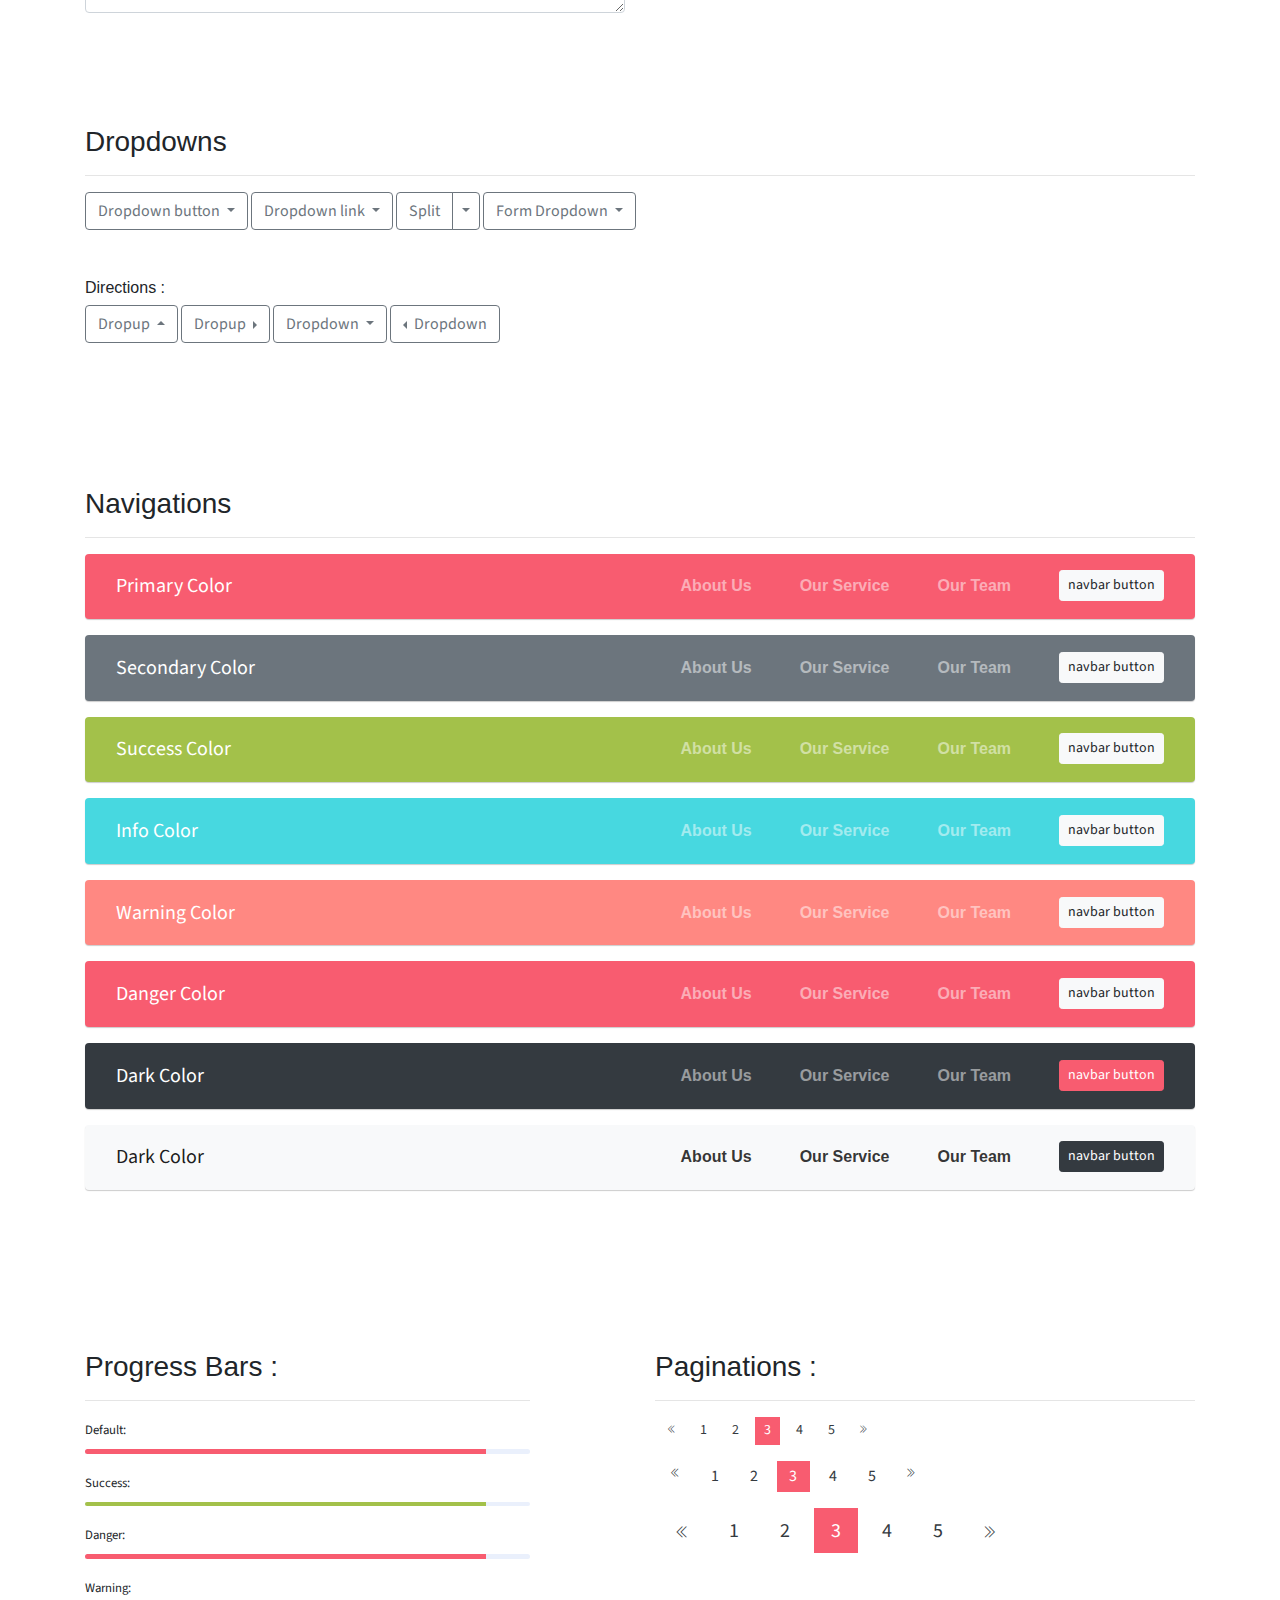
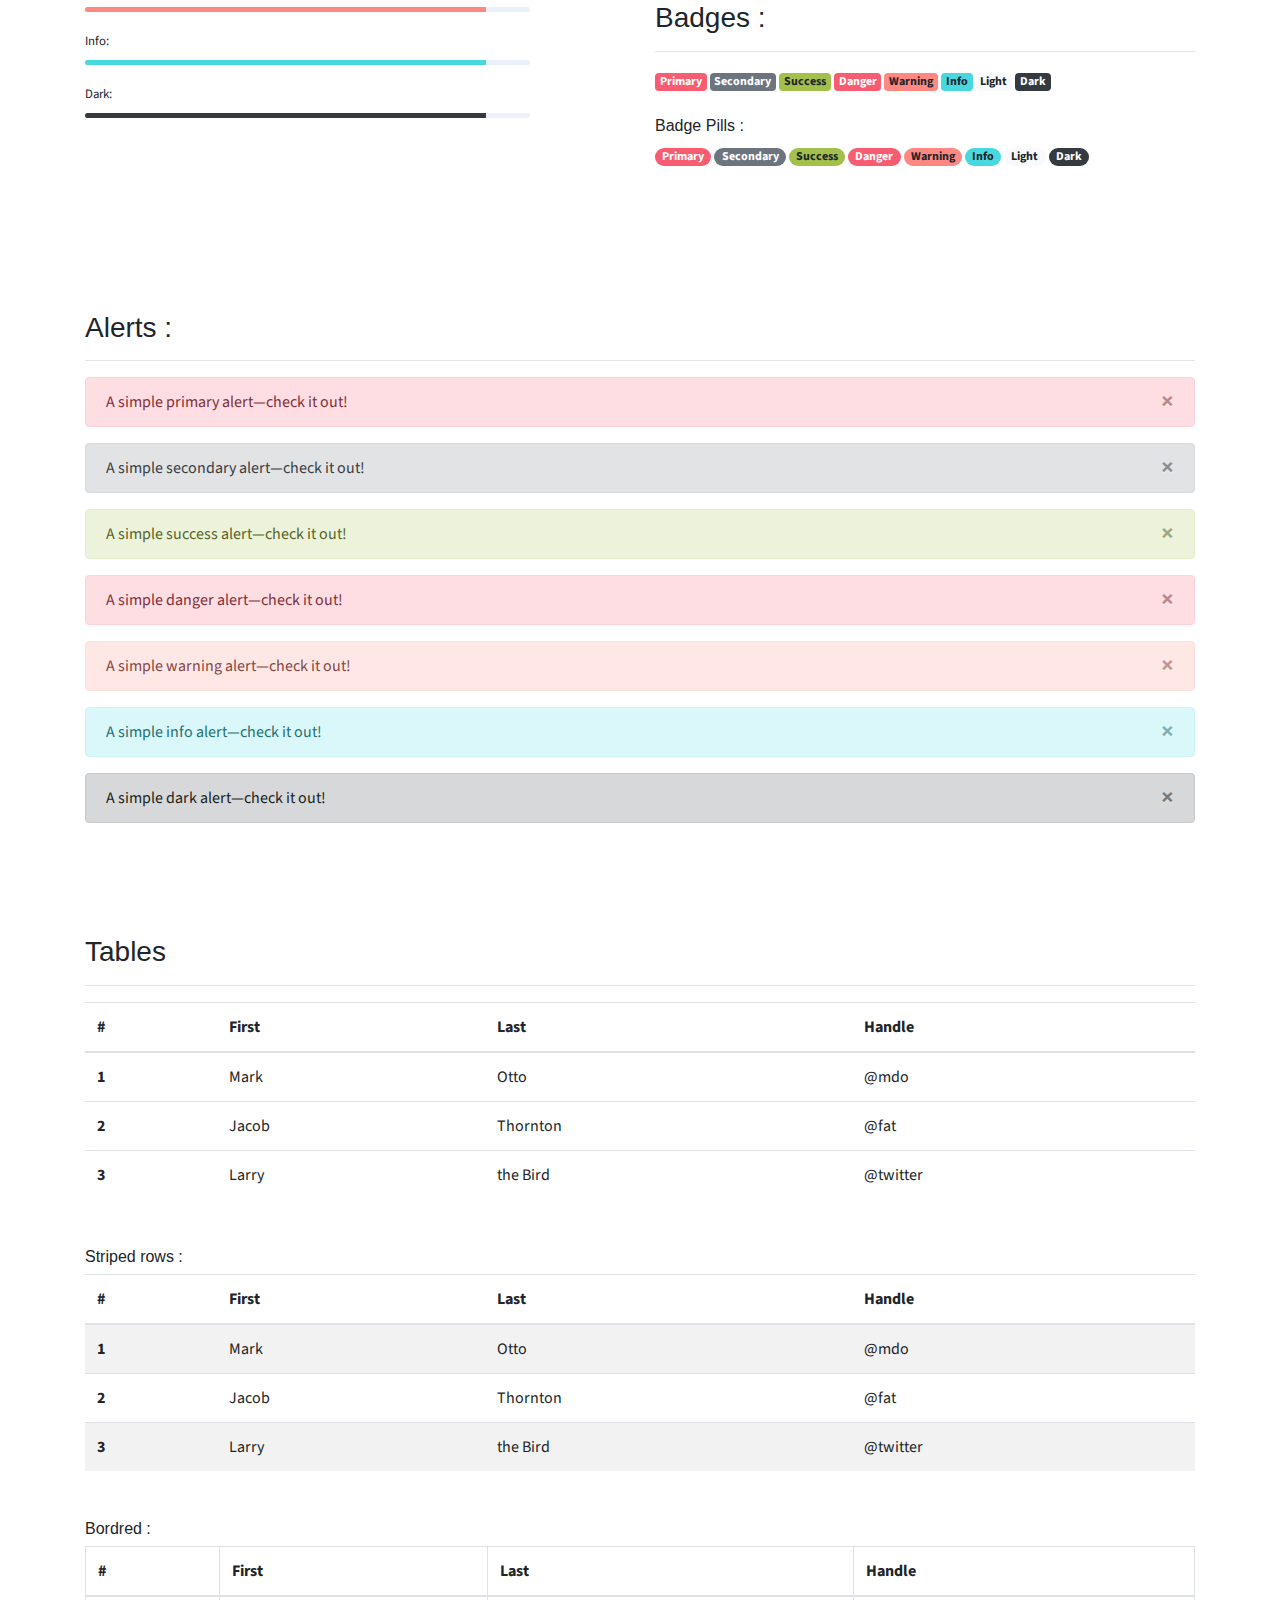
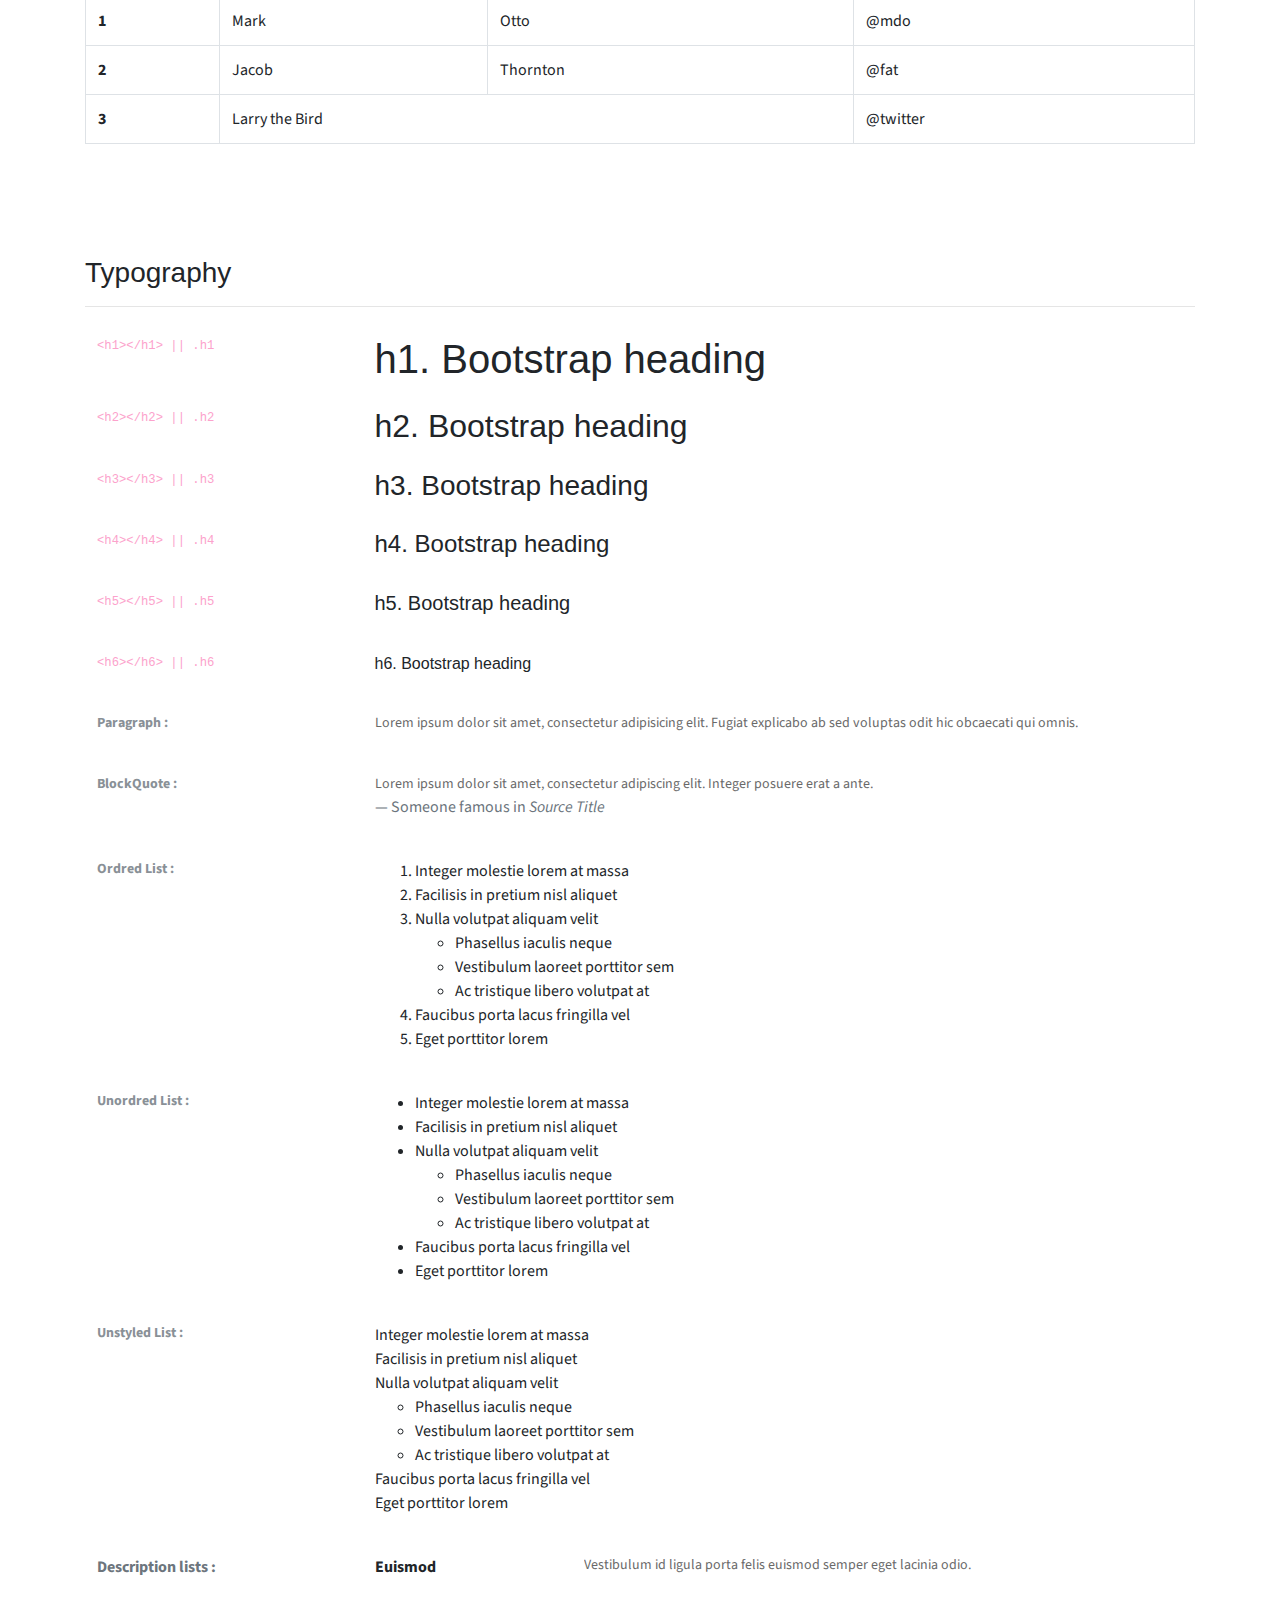
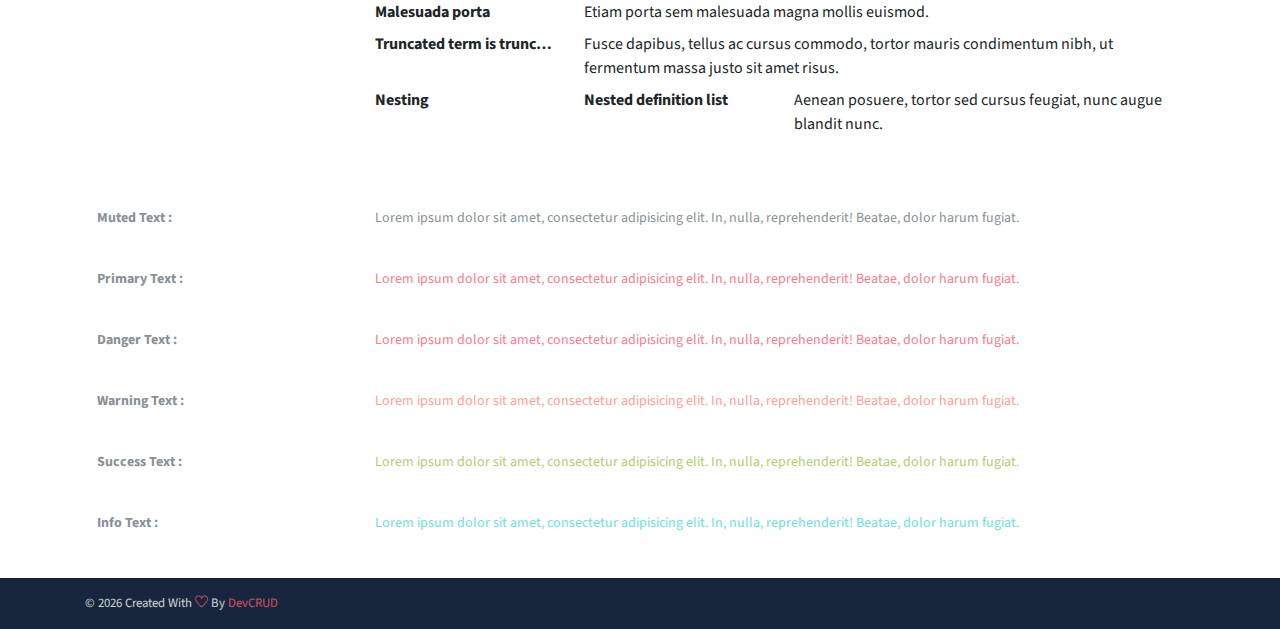
<file: indeex.html>
<!DOCTYPE html>
<html lang="en">
<head>
   <meta charset="utf-8">
   <meta name="viewport" content="width=device-width, initial-scale=1, shrink-to-fit=no">
   <meta name="description" content="Start your development with JohnDoe landing page.">
   <meta name="author" content="Devcrud">
   <title>JohnDoe Landing page | Components</title>
   <link rel="icon" href="assets/imgs/my pic.jpg" type="image/png">
   <!-- font icons -->
   <link rel="stylesheet" href="assets/vendors/themify-icons/css/themify-icons.css">
   <!-- Bootstrap + Steller  -->
   <link rel="stylesheet" href="assets/css/johndoe.css">
</head>
<body>

   <!-- Page Header -->
   <header class="header header-mini"> 
      <div class="header-title">Components</div> 
      <nav aria-label="breadcrumb">
         <ol class="breadcrumb">
            <li class="breadcrumb-item"><a href="/">Home</a></li>
            <li class="breadcrumb-item active" aria-current="page">Components</li>
         </ol>
      </nav>
   </header> <!-- End Of Page Header -->

   <!-- main content -->
   <div class="container">

      <!-- Buttons -->
      <h3 class="mt-5">Buttons</h3>
      <hr>
      <h6 class="section-secondary-title">Styles :</h6>
      <button class="btn btn-primary">Default</button>
      <button class="btn btn-outline-primary">outline</button>
      <button class="btn btn-primary rounded">Rounded</button>
      <button class="btn btn-primary rounded"><i class="ti-thumb-up pr-1"></i> With Icon</button>
      <button class="btn btn-primary circle"><i class="ti-heart"></i></button>

      <h6 class="section-secondary-title mt-5">Sizes :</h6>
      <button class="btn btn-primary btn-lg">Large</button>
      <button class="btn btn-primary ">Regular</button>
      <button class="btn btn-primary btn-sm">Small</button>
      <button class="btn btn-primary w-sm ml-3">w-sm</button>
      <button class="btn btn-primary w-md">w-md</button>
      <button class="btn btn-primary w-lg">w-lg</button>

      <h6 class="section-secondary-title mt-5">Colors :</h6>          
      <button type="button" class="btn btn-primary">Primary</button>
      <button type="button" class="btn btn-secondary">Secondary</button>
      <button type="button" class="btn btn-success">Success</button>
      <button type="button" class="btn btn-danger">Danger</button>
      <button type="button" class="btn btn-warning">Warning</button>
      <button type="button" class="btn btn-info">Info</button>
      <button type="button" class="btn btn-light">Light</button>
      <button type="button" class="btn btn-dark">Dark</button>

      <h6 class="section-secondary-title mt-5">Buttons Tags :</h6>
      <button class="btn btn-primary" type="submit">Button</button>
      <input class="btn btn-primary" type="button" value="Input">
      <input class="btn btn-primary" type="submit" value="Submit">
      <input class="btn btn-primary" type="reset" value="Reset">
      
      <!-- devider -->
      <div class="py-5"></div>

      <!-- Inputs -->
      <h3>Inputs</h3>
      <hr>
      <div class="row mt-5">
         <div class="col-md-6">
            <h6 class="section-secondary-title">Form controls :</h6>        
            <div class="form-group">
               <input type="email" class="form-control" id="exampleFormControlInput1" placeholder="Email address">
            </div>
            <div class="form-group">
               <input type="date" class="form-control" id="exampleFormControlInput1" placeholder="Date">
            </div>
            <div class="form-group">
               <input class="form-control" type="text" placeholder="Readonly input here…" readonly>
            </div>
            <div class="form-group">
               <input class="form-control" id="disabledInput" type="text" placeholder="Disabled input here..." disabled>
            </div>
            <div class="form-group">
               <select class="form-control" id="exampleFormControlSelect1">
                  <option>Example select</option>
                  <option>1</option>
                  <option>2</option>
                  <option>3</option>
                  <option>4</option>
                  <option>5</option>
               </select>
            </div>
            <div class="form-group">
               <select multiple class="form-control" id="exampleFormControlSelect2">
                  <option>Example multiple select</option>
                  <option>1</option>
                  <option>2</option>
                  <option>3</option>
                  <option>4</option>
                  <option>5</option>
               </select>
            </div>
            <div class="form-group">
               <textarea class="form-control" id="exampleFormControlTextarea1" rows="3" placeholder="Example textarea"></textarea>
            </div>
         </div>
         <div class="col-md-6">
            <h6 class="section-secondary-title">Sizes :</h6>    
            <div class="form-group">
               <input class="form-control form-control-lg" type="text" placeholder=".form-control-lg">             
            </div>
            <div class="form-group">
               <input class="form-control" type="text" placeholder="Default input">
            </div>
            <div class="form-group">
               <input class="form-control form-control-sm" type="text" placeholder=".form-control-sm"> 
            </div>
         </div>
      </div> <!-- end of inputs -->   

      <!-- devider -->
      <div class="py-5"></div>             

      <!-- Dropdowns -->
      <h3 class="components-section-title font-weight-normal">Dropdowns</h3>
      <hr>
      <div class="dropdown d-inline-block">
         <button class="btn btn-outline-secondary dropdown-toggle" type="button" id="dropdownMenuButton" data-toggle="dropdown" aria-haspopup="true" aria-expanded="false">
         Dropdown button
         </button>
         <div class="dropdown-menu" aria-labelledby="dropdownMenuButton">
         <a class="dropdown-item" href="#">Action</a>
         <a class="dropdown-item" href="#">Another action</a>
         <a class="dropdown-item" href="#">Something else here</a>
         </div>
      </div>
      <div class="dropdown d-inline-block">
         <a class="btn btn-outline-secondary dropdown-toggle" href="#" role="button" id="dropdownMenuLink" data-toggle="dropdown" aria-haspopup="true" aria-expanded="false">
            Dropdown link
         </a>
         <div class="dropdown-menu" aria-labelledby="dropdownMenuLink">
            <a class="dropdown-item" href="#">Action</a>
            <a class="dropdown-item" href="#">Another action</a>
            <a class="dropdown-item" href="#">Something else here</a>
         </div>
      </div>
      <div class="btn-group">
         <button type="button" class="btn btn-outline-secondary">Split</button>
         <button type="button" class="btn btn-outline-secondary dropdown-toggle dropdown-toggle-split" data-toggle="dropdown" aria-haspopup="true" aria-expanded="false">
         <span class="sr-only">Toggle Dropdown</span>
         </button>
         <div class="dropdown-menu">
            <a class="dropdown-item" href="#">Action</a>
            <a class="dropdown-item" href="#">Another action</a>
            <a class="dropdown-item" href="#">Something else here</a>
            <div class="dropdown-divider"></div>
            <a class="dropdown-item" href="#">Separated link</a>
         </div>
      </div>
      <div class="btn-group">
         <button class="btn btn-outline-secondary dropdown-toggle" type="button" id="dropdownMenuButton" data-toggle="dropdown" aria-haspopup="true" aria-expanded="false">
            Form Dropdown
         </button>
         <div class="dropdown-menu form">
            <form class="px-4 py-3">
               <div class="form-group">
                  <input type="email" class="form-control" id="exampleDropdownFormEmail1" placeholder="email@example.com">
               </div>
               <div class="form-group">
                  <input type="password" class="form-control" id="exampleDropdownFormPassword1" placeholder="Password">
               </div>
               <div class="form-check mb-3">
                  <input type="checkbox" class="form-check-input" id="dropdownCheck">
                  <label class="form-check-label" for="dropdownCheck">
                     Remember me
                  </label>
               </div>
               <button type="submit" class="btn btn-primary btn-block">Sign in</button>
            </form>
            <div class="dropdown-divider"></div>
            <a class="dropdown-item" href="#"><small>New around here? Sign up</small></a>
            <a class="dropdown-item" href="#"><small>Forgot password?</small></a>
         </div>
      </div>       
      <h6 class="section-secondary-title mt-5">Directions :</h6>  
      <div class="btn-group dropup">
         <button type="button" class="btn btn-outline-secondary dropdown-toggle" data-toggle="dropdown" aria-haspopup="true" aria-expanded="false">
            Dropup
         </button>
         <div class="dropdown-menu">
            <a class="dropdown-item" href="#">Action</a>
            <a class="dropdown-item" href="#">Another action</a>
            <a class="dropdown-item" href="#">Something else here</a>
            <div class="dropdown-divider"></div>
            <a class="dropdown-item" href="#">Separated link</a>
         </div>
      </div>
      <div class="btn-group dropright">
         <button type="button" class="btn btn-outline-secondary dropdown-toggle" data-toggle="dropdown" aria-haspopup="true" aria-expanded="false">
            Dropup
         </button>
         <div class="dropdown-menu">
            <a class="dropdown-item" href="#">Action</a>
            <a class="dropdown-item" href="#">Another action</a>
            <a class="dropdown-item" href="#">Something else here</a>
            <div class="dropdown-divider"></div>
            <a class="dropdown-item" href="#">Separated link</a>
         </div>
      </div>
      <div class="btn-group">
         <button type="button" class="btn btn-outline-secondary dropdown-toggle" data-toggle="dropdown" aria-haspopup="true" aria-expanded="false">
            Dropdown
         </button>
         <div class="dropdown-menu">
            <a class="dropdown-item" href="#">Action</a>
            <a class="dropdown-item" href="#">Another action</a>
            <a class="dropdown-item" href="#">Something else here</a>
            <div class="dropdown-divider"></div>
            <a class="dropdown-item" href="#">Separated link</a>
         </div>
      </div>
      <div class="btn-group dropleft">
         <button type="button" class="btn btn-outline-secondary dropdown-toggle" data-toggle="dropdown" aria-haspopup="true" aria-expanded="false">
            Dropdown
         </button>
         <div class="dropdown-menu">
            <a class="dropdown-item" href="#">Action</a>
            <a class="dropdown-item" href="#">Another action</a>
            <a class="dropdown-item" href="#">Something else here</a>
            <div class="dropdown-divider"></div>
            <a class="dropdown-item" href="#">Separated link</a>
         </div>
      </div> <!-- end of Dropdowns -->  

      <!-- devider -->
      <div class="py-5"></div>   

      <!-- navbars -->
      <h3 class="components-section-title font-weight-normal mt-5">Navigations</h3>
      <hr>
      <nav class="navbar navbar-expand-sm navbar-dark bg-primary rounded shadow mb-3">
         <div class="container">
            <a class="navbar-brand" href="#">Primary Color</a>
            <button class="navbar-toggler ml-auto" type="button" data-toggle="collapse" data-target="#navbarSupportedContent" aria-controls="navbarSupportedContent" aria-expanded="false" aria-label="Toggle navigation">
            <span class="navbar-toggler-icon"></span>
            </button>
            <div class="collapse navbar-collapse" id="navbarSupportedContent">
               <ul class="navbar-nav ml-auto"> 
                  <li class="nav-item">
                     <a class="nav-link" href="#about">About Us</a>
                  </li>
                  <li class="nav-item">
                     <a class="nav-link" href="#service">Our Service</a>
                  </li>
                  <li class="nav-item">
                     <a class="nav-link" href="#team">Our Team</a>
                  </li>
                  <li class="nav-item">
                     <a href="#book-table" class="ml-4 mt-1 btn btn-light btn-sm">navbar button</a>
                  </li>
               </ul>                       
            </div>
         </div>
      </nav>
      <nav class="navbar navbar-expand-sm navbar-dark bg-secondary rounded shadow mb-3">
         <div class="container">
            <a class="navbar-brand" href="#">Secondary Color</a>
            <button class="navbar-toggler ml-auto" type="button" data-toggle="collapse" data-target="#navbarSupportedContent" aria-controls="navbarSupportedContent" aria-expanded="false" aria-label="Toggle navigation">
            <span class="navbar-toggler-icon"></span>
            </button>
            <div class="collapse navbar-collapse" id="navbarSupportedContent">
               <ul class="navbar-nav ml-auto"> 
                  <li class="nav-item">
                     <a class="nav-link" href="#about">About Us</a>
                  </li>
                  <li class="nav-item">
                     <a class="nav-link" href="#service">Our Service</a>
                  </li>
                  <li class="nav-item">
                     <a class="nav-link" href="#team">Our Team</a>
                  </li>
                  <li class="nav-item">
                     <a href="#book-table" class="ml-4 mt-1 btn btn-light btn-sm">navbar button</a>
                  </li>
               </ul>                       
            </div>
         </div>
      </nav>
      <nav class="navbar navbar-expand-sm navbar-dark bg-success rounded shadow mb-3">
         <div class="container">
            <a class="navbar-brand" href="#">Success Color</a>
            <button class="navbar-toggler ml-auto" type="button" data-toggle="collapse" data-target="#navbarSupportedContent" aria-controls="navbarSupportedContent" aria-expanded="false" aria-label="Toggle navigation">
            <span class="navbar-toggler-icon"></span>
            </button>
            <div class="collapse navbar-collapse" id="navbarSupportedContent">
               <ul class="navbar-nav ml-auto"> 
                  <li class="nav-item">
                     <a class="nav-link" href="#about">About Us</a>
                  </li>
                  <li class="nav-item">
                     <a class="nav-link" href="#service">Our Service</a>
                  </li>
                  <li class="nav-item">
                     <a class="nav-link" href="#team">Our Team</a>
                  </li>
                  <li class="nav-item">
                     <a href="#book-table" class="ml-4 mt-1 btn btn-light btn-sm">navbar button</a>
                  </li>
               </ul>                       
            </div>
         </div>
      </nav>
      <nav class="navbar navbar-expand-sm navbar-dark bg-info rounded shadow mb-3">
         <div class="container">
            <a class="navbar-brand" href="#">Info Color</a>
            <button class="navbar-toggler ml-auto" type="button" data-toggle="collapse" data-target="#navbarSupportedContent" aria-controls="navbarSupportedContent" aria-expanded="false" aria-label="Toggle navigation">
            <span class="navbar-toggler-icon"></span>
            </button>
            <div class="collapse navbar-collapse" id="navbarSupportedContent">
               <ul class="navbar-nav ml-auto"> 
                  <li class="nav-item">
                     <a class="nav-link" href="#about">About Us</a>
                  </li>
                  <li class="nav-item">
                     <a class="nav-link" href="#service">Our Service</a>
                  </li>
                  <li class="nav-item">
                     <a class="nav-link" href="#team">Our Team</a>
                  </li>
                  <li class="nav-item">
                     <a href="#book-table" class="ml-4 mt-1 btn btn-light btn-sm">navbar button</a>
                  </li>
               </ul>                       
            </div>
         </div>
      </nav>
      <nav class="navbar navbar-expand-sm navbar-dark bg-warning rounded shadow mb-3">
         <div class="container">
            <a class="navbar-brand" href="#">Warning Color</a>
            <button class="navbar-toggler ml-auto" type="button" data-toggle="collapse" data-target="#navbarSupportedContent" aria-controls="navbarSupportedContent" aria-expanded="false" aria-label="Toggle navigation">
            <span class="navbar-toggler-icon"></span>
            </button>
            <div class="collapse navbar-collapse" id="navbarSupportedContent">
               <ul class="navbar-nav ml-auto"> 
                  <li class="nav-item">
                     <a class="nav-link" href="#about">About Us</a>
                  </li>
                  <li class="nav-item">
                     <a class="nav-link" href="#service">Our Service</a>
                  </li>
                  <li class="nav-item">
                     <a class="nav-link" href="#team">Our Team</a>
                  </li>
                  <li class="nav-item">
                     <a href="#book-table" class="ml-4 mt-1 btn btn-light btn-sm">navbar button</a>
                  </li>
               </ul>                       
            </div>
         </div>
      </nav>
      <nav class="navbar navbar-expand-sm navbar-dark bg-danger rounded shadow mb-3">
         <div class="container">
            <a class="navbar-brand" href="#">Danger Color</a>
            <button class="navbar-toggler ml-auto" type="button" data-toggle="collapse" data-target="#navbarSupportedContent" aria-controls="navbarSupportedContent" aria-expanded="false" aria-label="Toggle navigation">
            <span class="navbar-toggler-icon"></span>
            </button>
            <div class="collapse navbar-collapse" id="navbarSupportedContent">
               <ul class="navbar-nav ml-auto"> 
                  <li class="nav-item">
                     <a class="nav-link" href="#about">About Us</a>
                  </li>
                  <li class="nav-item">
                     <a class="nav-link" href="#service">Our Service</a>
                  </li>
                  <li class="nav-item">
                     <a class="nav-link" href="#team">Our Team</a>
                  </li>
                  <li class="nav-item">
                     <a href="#book-table" class="ml-4 mt-1 btn btn-light btn-sm">navbar button</a>
                  </li>
               </ul>                       
            </div>
         </div>
      </nav>
      <nav class="navbar navbar-expand-sm navbar-dark bg-dark rounded shadow mb-3">
         <div class="container">
            <a class="navbar-brand" href="#">Dark Color</a>
            <button class="navbar-toggler ml-auto" type="button" data-toggle="collapse" data-target="#navbarSupportedContent" aria-controls="navbarSupportedContent" aria-expanded="false" aria-label="Toggle navigation">
            <span class="navbar-toggler-icon"></span>
            </button>
            <div class="collapse navbar-collapse" id="navbarSupportedContent">
               <ul class="navbar-nav ml-auto"> 
                  <li class="nav-item">
                     <a class="nav-link" href="#about">About Us</a>
                  </li>
                  <li class="nav-item">
                     <a class="nav-link" href="#service">Our Service</a>
                  </li>
                  <li class="nav-item">
                     <a class="nav-link" href="#team">Our Team</a>
                  </li>
                  <li class="nav-item">
                     <a href="#book-table" class="ml-4 mt-1 btn btn-primary btn-sm">navbar button</a>
                  </li>
               </ul>                       
            </div>
         </div>
      </nav>
      <nav class="navbar navbar-expand-sm navbar-light bg-light rounded shadow mb-3">
         <div class="container">
            <a class="navbar-brand" href="#">Dark Color</a>
            <button class="navbar-toggler ml-auto" type="button" data-toggle="collapse" data-target="#navbarSupportedContent" aria-controls="navbarSupportedContent" aria-expanded="false" aria-label="Toggle navigation">
            <span class="navbar-toggler-icon"></span>
            </button>
            <div class="collapse navbar-collapse" id="navbarSupportedContent">
               <ul class="navbar-nav ml-auto"> 
                  <li class="nav-item">
                     <a class="nav-link" href="#about">About Us</a>
                  </li>
                  <li class="nav-item">
                     <a class="nav-link" href="#service">Our Service</a>
                  </li>
                  <li class="nav-item">
                     <a class="nav-link" href="#team">Our Team</a>
                  </li>
                  <li class="nav-item">
                     <a href="#book-table" class="ml-4 mt-1 btn btn-dark btn-sm">navbar button</a>
                  </li>
               </ul>                       
            </div>
         </div>
      </nav>
      <!-- End of navbars -->

      <!-- devider -->
      <div class="py-5"></div>   
      
      <!-- progress bars -->
      <div class="row justify-content-between">
         <div class="col-md-5">
            <h3 class="components-section-title font-weight-normal mt-5">Progress Bars :</h3>
            <hr>
            <small>Default: </small>
            <div class="progress mt-2 mb-3">
               <div class="progress-bar" role="progressbar" style="width: 90%" aria-valuenow="25" aria-valuemin="0" aria-valuemax="100"></div>
            </div>
            <small>Success:</small>
            <div class="progress mt-2 mb-3">
               <div class="progress-bar bg-success" role="progressbar" style="width: 90%" aria-valuenow="25" aria-valuemin="0" aria-valuemax="100"></div>
            </div>
            <small>Danger:</small>
            <div class="progress mt-2 mb-3">
               <div class="progress-bar bg-danger" role="progressbar" style="width: 90%" aria-valuenow="25" aria-valuemin="0" aria-valuemax="100"></div>
            </div>
            <small>Warning:</small>
            <div class="progress mt-2 mb-3">
               <div class="progress-bar bg-warning" role="progressbar" style="width: 90%" aria-valuenow="25" aria-valuemin="0" aria-valuemax="100"></div>
            </div>
            <small>Info:</small>
            <div class="progress mt-2 mb-3">
               <div class="progress-bar bg-info" role="progressbar" style="width: 90%" aria-valuenow="25" aria-valuemin="0" aria-valuemax="100"></div>
            </div>
            <small>Dark:</small>
            <div class="progress mt-2 mb-3">
               <div class="progress-bar bg-dark" role="progressbar" style="width: 90%" aria-valuenow="25" aria-valuemin="0" aria-valuemax="100"></div>
            </div>
         </div>
         <div class="col-md-6">
            <h3 class="components-section-title font-weight-normal mt-5">Paginations :</h3>
            <hr>
            <nav aria-label="Page navigation example">
               <ul class="pagination pagination-sm">
                  <li class="page-item"><a class="page-link" href="#"><i class="ti-angle-double-left"></i></a></li>
                  <li class="page-item"><a class="page-link" href="#">1</a></li>
                  <li class="page-item"><a class="page-link" href="#">2</a></li>
                  <li class="page-item active"><a class="page-link" href="#">3</a></li>
                  <li class="page-item"><a class="page-link" href="#">4</a></li>
                  <li class="page-item"><a class="page-link" href="#">5</a></li>
                  <li class="page-item"><a class="page-link" href="#"><i class="ti-angle-double-right"></i></a></li>
               </ul>
            </nav>
            <nav aria-label="Page navigation example">
               <ul class="pagination">
               <li class="page-item"><a class="page-link" href="#"><i class="ti-angle-double-left"></i></a></li>
                  <li class="page-item"><a class="page-link" href="#">1</a></li>
                  <li class="page-item"><a class="page-link" href="#">2</a></li>
                  <li class="page-item active"><a class="page-link" href="#">3</a></li>
                  <li class="page-item"><a class="page-link" href="#">4</a></li>
                  <li class="page-item"><a class="page-link" href="#">5</a></li>
                  <li class="page-item"><a class="page-link" href="#"><i class="ti-angle-double-right"></i></a></li>
               </ul>
            </nav>
            <nav aria-label="Page navigation example">
               <ul class="pagination pagination-lg">
                  <li class="page-item"><a class="page-link" href="#"><i class="ti-angle-double-left"></i></a></li>
                  <li class="page-item"><a class="page-link" href="#">1</a></li>
                  <li class="page-item"><a class="page-link" href="#">2</a></li>
                  <li class="page-item active"><a class="page-link" href="#">3</a></li>
                  <li class="page-item"><a class="page-link" href="#">4</a></li>
                  <li class="page-item"><a class="page-link" href="#">5</a></li>
                  <li class="page-item"><a class="page-link" href="#"><i class="ti-angle-double-right"></i></a></li>
               </ul>
            </nav>

            <!-- Badges -->
            <h3 class="components-section-title font-weight-normal mt-5">Badges :</h3>
            <hr>
            <span class="badge badge-primary">Primary</span>
            <span class="badge badge-secondary">Secondary</span>
            <span class="badge badge-success">Success</span>
            <span class="badge badge-danger">Danger</span>
            <span class="badge badge-warning">Warning</span>
            <span class="badge badge-info">Info</span>
            <span class="badge badge-light">Light</span>
            <span class="badge badge-dark">Dark</span>
            <h6 class="section-secondary-title mt-4 mb-2">Badge Pills :</h6>
            <span class="badge badge-pill badge-primary">Primary</span>
            <span class="badge badge-pill badge-secondary">Secondary</span>
            <span class="badge badge-pill badge-success">Success</span>
            <span class="badge badge-pill badge-danger">Danger</span>
            <span class="badge badge-pill badge-warning">Warning</span>
            <span class="badge badge-pill badge-info">Info</span>
            <span class="badge badge-pill badge-light">Light</span>
            <span class="badge badge-pill badge-dark">Dark</span>
         </div>
      </div> <!-- End of Progress bars -->

      <!-- devider -->
      <div class="py-5"></div>  

      <!-- Alerts -->
      <h3 class="components-section-title font-weight-normal mt-5">Alerts :</h3>
      <hr>
      <div class="alert alert-primary alert-dismissible fade show" role="alert">
         A simple primary alert—check it out!
         <button type="button" class="close" data-dismiss="alert" aria-label="Close">
            <span aria-hidden="true">&times;</span>
         </button>
      </div>
      <div class="alert alert-secondary alert-dismissible fade show" role="alert">
         A simple secondary alert—check it out!
         <button type="button" class="close" data-dismiss="alert" aria-label="Close">
            <span aria-hidden="true">&times;</span>
         </button>
      </div>
      <div class="alert alert-success alert-dismissible fade show" role="alert">
         A simple success alert—check it out!
         <button type="button" class="close" data-dismiss="alert" aria-label="Close">
            <span aria-hidden="true">&times;</span>
         </button>
      </div>
      <div class="alert alert-danger alert-dismissible fade show" role="alert">
         A simple danger alert—check it out!
         <button type="button" class="close" data-dismiss="alert" aria-label="Close">
            <span aria-hidden="true">&times;</span>
         </button>
      </div>
      <div class="alert alert-warning alert-dismissible fade show" role="alert">
         A simple warning alert—check it out!
         <button type="button" class="close" data-dismiss="alert" aria-label="Close">
            <span aria-hidden="true">&times;</span>
         </button>
      </div>
      <div class="alert alert-info alert-dismissible fade show" role="alert">
         A simple info alert—check it out!
         <button type="button" class="close" data-dismiss="alert" aria-label="Close">
            <span aria-hidden="true">&times;</span>
         </button>
      </div>
      <div class="alert alert-dark alert-dismissible fade show" role="alert">
         A simple dark alert—check it out!
         <button type="button" class="close" data-dismiss="alert" aria-label="Close">
            <span aria-hidden="true">&times;</span>
         </button>
      </div>
      <!-- end of alerts -->

      <!-- devider -->
      <div class="py-5"></div> 
   
      <!-- tables -->
      <h3 class="components-section-title">Tables</h3>
      <hr>
      <table class="table">
         <thead>
            <tr>
               <th scope="col">#</th>
               <th scope="col">First</th>
               <th scope="col">Last</th>
               <th scope="col">Handle</th>
            </tr>
         </thead>
         <tbody>
            <tr>
               <th scope="row">1</th>
               <td>Mark</td>
               <td>Otto</td>
               <td>@mdo</td>
            </tr>
            <tr>
               <th scope="row">2</th>
               <td>Jacob</td>
               <td>Thornton</td>
               <td>@fat</td>
            </tr>
            <tr>
               <th scope="row">3</th>
               <td>Larry</td>
               <td>the Bird</td>
               <td>@twitter</td>
            </tr>
         </tbody>
      </table>

      <h6 class="section-secondary-title mt-5">Striped rows :</h6>
      <table class="table table-striped">
         <thead>
            <tr>
               <th scope="col">#</th>
               <th scope="col">First</th>
               <th scope="col">Last</th>
               <th scope="col">Handle</th>
            </tr>
         </thead>
         <tbody>
            <tr>
               <th scope="row">1</th>
               <td>Mark</td>
               <td>Otto</td>
               <td>@mdo</td>
            </tr>
            <tr>
               <th scope="row">2</th>
               <td>Jacob</td>
               <td>Thornton</td>
               <td>@fat</td>
            </tr>
            <tr>
               <th scope="row">3</th>
               <td>Larry</td>
               <td>the Bird</td>
               <td>@twitter</td>
            </tr>
         </tbody>
      </table>

      <h6 class="section-secondary-title mt-5">Bordred :</h6>
      <table class="table table-bordered">
         <thead>
            <tr>
               <th scope="col">#</th>
               <th scope="col">First</th>
               <th scope="col">Last</th>
               <th scope="col">Handle</th>
            </tr>
         </thead>
         <tbody>
            <tr>
               <th scope="row">1</th>
               <td>Mark</td>
               <td>Otto</td>
               <td>@mdo</td>
            </tr>
            <tr>
               <th scope="row">2</th>
               <td>Jacob</td>
               <td>Thornton</td>
               <td>@fat</td>
            </tr>
            <tr>
               <th scope="row">3</th>
               <td colspan="2">Larry the Bird</td>
               <td>@twitter</td>
            </tr>
         </tbody>
      </table>
      <!-- end of tables -->

      <!-- devider -->
      <div class="py-5"></div> 

      <!-- typography -->
      <h3 class="components-section-title">Typography</h3>
      <hr>
     
      <table class="table table-borderless v-align-center">
         <tbody>
            <tr>
               <td>
                  <p><code class="highlighter-rouge">&lt;h1&gt;&lt;/h1&gt; || .h1</code></p>
               </td>
               <td class="w-75"><span class="h1">h1. Bootstrap heading</span></td>
            </tr>
            <tr>
               <td>
                  <p><code class="highlighter-rouge">&lt;h2&gt;&lt;/h2&gt; || .h2</code></p>
               </td>
               <td><span class="h2">h2. Bootstrap heading</span></td>
            </tr>
            <tr>
               <td>
                  <p><code class="highlighter-rouge">&lt;h3&gt;&lt;/h3&gt; || .h3</code></p>
               </td>
               <td><span class="h3">h3. Bootstrap heading</span></td>
            </tr>
            <tr>
               <td>
                  <p><code class="highlighter-rouge">&lt;h4&gt;&lt;/h4&gt; || .h4</code></p>
               </td>
               <td><span class="h4">h4. Bootstrap heading</span></td>
            </tr>
            <tr>
               <td>
                  <p><code class="highlighter-rouge">&lt;h5&gt;&lt;/h5&gt; || .h5</code></p>
               </td>
               <td><span class="h5">h5. Bootstrap heading</span></td>
            </tr>
            <tr>
               <td>
                  <p><code class="highlighter-rouge">&lt;h6&gt;&lt;/h6&gt; || .h6</code></p>
               </td>
               <td><span class="h6">h6. Bootstrap heading</span></td>
            </tr>
            <tr>
               <td>
                  <p class="font-weight-bold text-muted">Paragraph :</p>
               </td>
               <td><p>Lorem ipsum dolor sit amet, consectetur adipisicing elit. Fugiat explicabo ab sed voluptas odit hic obcaecati qui omnis.</p></td>
            </tr>
            <tr>
               <td>
                  <p class="font-weight-bold text-muted">BlockQuote :</p>
               </td>
               <td>
                  <blockquote class="blockquote">
                     <p class="mb-0">Lorem ipsum dolor sit amet, consectetur adipiscing elit. Integer posuere erat a ante.</p>
                     <footer class="blockquote-footer">Someone famous in <cite title="Source Title">Source Title</cite></footer>
                  </blockquote>
               </td>
            </tr>

            
            <tr>
               <td><p class="font-weight-bold text-muted">Ordred List :</p></td>
               <td>
                  <ol>
                     <li>Integer molestie lorem at massa</li>
                     <li>Facilisis in pretium nisl aliquet</li>
                     <li>Nulla volutpat aliquam velit
                        <ul>
                           <li>Phasellus iaculis neque</li>
                           <li>Vestibulum laoreet porttitor sem</li>
                           <li>Ac tristique libero volutpat at</li>
                        </ul>
                     </li>
                     <li>Faucibus porta lacus fringilla vel</li>
                     <li>Eget porttitor lorem</li>
                  </ol>
               </td>
            </tr>
            <tr>
               <td><p class="font-weight-bold text-muted">Unordred List :</p></td>
               <td>
                  <ul >
                     <li>Integer molestie lorem at massa</li>
                     <li>Facilisis in pretium nisl aliquet</li>
                     <li>Nulla volutpat aliquam velit
                        <ul>
                           <li>Phasellus iaculis neque</li>
                           <li>Vestibulum laoreet porttitor sem</li>
                           <li>Ac tristique libero volutpat at</li>
                        </ul>
                     </li>
                     <li>Faucibus porta lacus fringilla vel</li>
                     <li>Eget porttitor lorem</li>
                  </ul>
               </td>
            </tr>
            <tr>
               <td><p class="font-weight-bold text-muted">Unstyled List :</p></td>
               <td>
                  <ul class="list-unstyled">
                     <li>Integer molestie lorem at massa</li>
                     <li>Facilisis in pretium nisl aliquet</li>
                     <li>Nulla volutpat aliquam velit
                        <ul>
                           <li>Phasellus iaculis neque</li>
                           <li>Vestibulum laoreet porttitor sem</li>
                           <li>Ac tristique libero volutpat at</li>
                        </ul>
                     </li>
                     <li>Faucibus porta lacus fringilla vel</li>
                     <li>Eget porttitor lorem</li>
                  </ul>
               </td>
            </tr>
            <tr>
               <td class="font-weight-bold text-muted">Description lists : </td>
               <td>
                  <dl class="row">
                     <dt class="col-sm-3">Euismod</dt>
                     <dd class="col-sm-9">
                        <p>Vestibulum id ligula porta felis euismod semper eget lacinia odio.</p>
                     </dd>

                     <dt class="col-sm-3">Malesuada porta</dt>
                     <dd class="col-sm-9">Etiam porta sem malesuada magna mollis euismod.</dd>

                     <dt class="col-sm-3 text-truncate">Truncated term is truncated</dt>
                     <dd class="col-sm-9">Fusce dapibus, tellus ac cursus commodo, tortor mauris condimentum nibh, ut fermentum massa justo sit amet risus.</dd>

                     <dt class="col-sm-3">Nesting</dt>
                     <dd class="col-sm-9">
                        <dl class="row">
                           <dt class="col-sm-4">Nested definition list</dt>
                           <dd class="col-sm-8">Aenean posuere, tortor sed cursus feugiat, nunc augue blandit nunc.</dd>
                        </dl>
                     </dd>
                  </dl>
               </td>
            </tr>
            <tr>
               <td>
                  <p class="font-weight-bold text-muted">Muted Text :</p>
               </td>
               <td>
                  <p class="text-muted">Lorem ipsum dolor sit amet, consectetur adipisicing elit. In, nulla, reprehenderit! Beatae, dolor harum fugiat.</p>
               </td>
            </tr>
            <tr>
               <td>
                  <p class="font-weight-bold text-muted">Primary Text :</p>
               </td>
               <td>
                  <p class="text-primary">Lorem ipsum dolor sit amet, consectetur adipisicing elit. In, nulla, reprehenderit! Beatae, dolor harum fugiat.</p>
               </td>
            </tr>
            <tr>
               <td>
                  <p class="font-weight-bold text-muted">Danger Text :</p>
               </td>
               <td>
                  <p class="text-danger">Lorem ipsum dolor sit amet, consectetur adipisicing elit. In, nulla, reprehenderit! Beatae, dolor harum fugiat.</p>
               </td>
            </tr>
            <tr>
               <td>
                  <p class="font-weight-bold text-muted">Warning Text :</p>
               </td>
               <td>
                  <p class="text-warning">Lorem ipsum dolor sit amet, consectetur adipisicing elit. In, nulla, reprehenderit! Beatae, dolor harum fugiat.</p>
               </td>
            </tr>
            <tr>
               <td>
                  <p class="font-weight-bold text-muted">Success Text :</p>
               </td>
               <td>
                  <p class="text-success">Lorem ipsum dolor sit amet, consectetur adipisicing elit. In, nulla, reprehenderit! Beatae, dolor harum fugiat.</p>
               </td>
            </tr>
            <tr>
               <td>
                  <p class="font-weight-bold text-muted">Info Text :</p>
               </td>
               <td>
                  <p class="text-info">Lorem ipsum dolor sit amet, consectetur adipisicing elit. In, nulla, reprehenderit! Beatae, dolor harum fugiat.</p>
               </td>
            </tr>
         </tbody>
      </table>
   </div>
   <!-- end of typography -->

   <!-- Page Footer -->
   <footer class="footer py-3">
        <div class="container">
            <p class="small mb-0 text-light">
                &copy; <script>document.write(new Date().getFullYear())</script> Created With <i class="ti-heart text-danger"></i> By <a href="http://devcrud.com" target="_blank"><span class="text-danger" title="Bootstrap 4 Themes and Dashboards">DevCRUD</span></a> 
            </p>
        </div>
    </footer>
   <!-- End of Page Footer -->  
   
   <!-- core  -->
   <script src="assets/vendors/jquery/jquery-3.4.1.js"></script>
   <script src="assets/vendors/bootstrap/bootstrap.bundle.js"></script>

</body>
</html>
</file>
<file: assets/vendors/themify-icons/css/themify-icons.css>
@font-face {
	font-family: 'themify';
	src:url("../fonts/themify.eot?-fvbane");
	src:url("../fonts/themify.eot?#iefix-fvbane") format("embedded-opentype"),
		url("../fonts/themify.woff?-fvbane") format("woff"),
		url("../fonts/themify.ttf?-fvbane") format("truetype"),
		url("../fonts/themify.svg?-fvbane#themify") format("svg");
	font-weight: normal;
	font-style: normal;
}

[class^="ti-"], [class*=" ti-"] {
	font-family: 'themify';
	speak: none;
	font-style: normal;
	font-weight: normal;
	font-variant: normal;
	text-transform: none;
	line-height: 1;

	/* Better Font Rendering =========== */
	-webkit-font-smoothing: antialiased;
	-moz-osx-font-smoothing: grayscale;
}

.ti-wand:before {
	content: "\e600";
}
.ti-volume:before {
	content: "\e601";
}
.ti-user:before {
	content: "\e602";
}
.ti-unlock:before {
	content: "\e603";
}
.ti-unlink:before {
	content: "\e604";
}
.ti-trash:before {
	content: "\e605";
}
.ti-thought:before {
	content: "\e606";
}
.ti-target:before {
	content: "\e607";
}
.ti-tag:before {
	content: "\e608";
}
.ti-tablet:before {
	content: "\e609";
}
.ti-star:before {
	content: "\e60a";
}
.ti-spray:before {
	content: "\e60b";
}
.ti-signal:before {
	content: "\e60c";
}
.ti-shopping-cart:before {
	content: "\e60d";
}
.ti-shopping-cart-full:before {
	content: "\e60e";
}
.ti-settings:before {
	content: "\e60f";
}
.ti-search:before {
	content: "\e610";
}
.ti-zoom-in:before {
	content: "\e611";
}
.ti-zoom-out:before {
	content: "\e612";
}
.ti-cut:before {
	content: "\e613";
}
.ti-ruler:before {
	content: "\e614";
}
.ti-ruler-pencil:before {
	content: "\e615";
}
.ti-ruler-alt:before {
	content: "\e616";
}
.ti-bookmark:before {
	content: "\e617";
}
.ti-bookmark-alt:before {
	content: "\e618";
}
.ti-reload:before {
	content: "\e619";
}
.ti-plus:before {
	content: "\e61a";
}
.ti-pin:before {
	content: "\e61b";
}
.ti-pencil:before {
	content: "\e61c";
}
.ti-pencil-alt:before {
	content: "\e61d";
}
.ti-paint-roller:before {
	content: "\e61e";
}
.ti-paint-bucket:before {
	content: "\e61f";
}
.ti-na:before {
	content: "\e620";
}
.ti-mobile:before {
	content: "\e621";
}
.ti-minus:before {
	content: "\e622";
}
.ti-medall:before {
	content: "\e623";
}
.ti-medall-alt:before {
	content: "\e624";
}
.ti-marker:before {
	content: "\e625";
}
.ti-marker-alt:before {
	content: "\e626";
}
.ti-arrow-up:before {
	content: "\e627";
}
.ti-arrow-right:before {
	content: "\e628";
}
.ti-arrow-left:before {
	content: "\e629";
}
.ti-arrow-down:before {
	content: "\e62a";
}
.ti-lock:before {
	content: "\e62b";
}
.ti-location-arrow:before {
	content: "\e62c";
}
.ti-link:before {
	content: "\e62d";
}
.ti-layout:before {
	content: "\e62e";
}
.ti-layers:before {
	content: "\e62f";
}
.ti-layers-alt:before {
	content: "\e630";
}
.ti-key:before {
	content: "\e631";
}
.ti-import:before {
	content: "\e632";
}
.ti-image:before {
	content: "\e633";
}
.ti-heart:before {
	content: "\e634";
}
.ti-heart-broken:before {
	content: "\e635";
}
.ti-hand-stop:before {
	content: "\e636";
}
.ti-hand-open:before {
	content: "\e637";
}
.ti-hand-drag:before {
	content: "\e638";
}
.ti-folder:before {
	content: "\e639";
}
.ti-flag:before {
	content: "\e63a";
}
.ti-flag-alt:before {
	content: "\e63b";
}
.ti-flag-alt-2:before {
	content: "\e63c";
}
.ti-eye:before {
	content: "\e63d";
}
.ti-export:before {
	content: "\e63e";
}
.ti-exchange-vertical:before {
	content: "\e63f";
}
.ti-desktop:before {
	content: "\e640";
}
.ti-cup:before {
	content: "\e641";
}
.ti-crown:before {
	content: "\e642";
}
.ti-comments:before {
	content: "\e643";
}
.ti-comment:before {
	content: "\e644";
}
.ti-comment-alt:before {
	content: "\e645";
}
.ti-close:before {
	content: "\e646";
}
.ti-clip:before {
	content: "\e647";
}
.ti-angle-up:before {
	content: "\e648";
}
.ti-angle-right:before {
	content: "\e649";
}
.ti-angle-left:before {
	content: "\e64a";
}
.ti-angle-down:before {
	content: "\e64b";
}
.ti-check:before {
	content: "\e64c";
}
.ti-check-box:before {
	content: "\e64d";
}
.ti-camera:before {
	content: "\e64e";
}
.ti-announcement:before {
	content: "\e64f";
}
.ti-brush:before {
	content: "\e650";
}
.ti-briefcase:before {
	content: "\e651";
}
.ti-bolt:before {
	content: "\e652";
}
.ti-bolt-alt:before {
	content: "\e653";
}
.ti-blackboard:before {
	content: "\e654";
}
.ti-bag:before {
	content: "\e655";
}
.ti-move:before {
	content: "\e656";
}
.ti-arrows-vertical:before {
	content: "\e657";
}
.ti-arrows-horizontal:before {
	content: "\e658";
}
.ti-fullscreen:before {
	content: "\e659";
}
.ti-arrow-top-right:before {
	content: "\e65a";
}
.ti-arrow-top-left:before {
	content: "\e65b";
}
.ti-arrow-circle-up:before {
	content: "\e65c";
}
.ti-arrow-circle-right:before {
	content: "\e65d";
}
.ti-arrow-circle-left:before {
	content: "\e65e";
}
.ti-arrow-circle-down:before {
	content: "\e65f";
}
.ti-angle-double-up:before {
	content: "\e660";
}
.ti-angle-double-right:before {
	content: "\e661";
}
.ti-angle-double-left:before {
	content: "\e662";
}
.ti-angle-double-down:before {
	content: "\e663";
}
.ti-zip:before {
	content: "\e664";
}
.ti-world:before {
	content: "\e665";
}
.ti-wheelchair:before {
	content: "\e666";
}
.ti-view-list:before {
	content: "\e667";
}
.ti-view-list-alt:before {
	content: "\e668";
}
.ti-view-grid:before {
	content: "\e669";
}
.ti-uppercase:before {
	content: "\e66a";
}
.ti-upload:before {
	content: "\e66b";
}
.ti-underline:before {
	content: "\e66c";
}
.ti-truck:before {
	content: "\e66d";
}
.ti-timer:before {
	content: "\e66e";
}
.ti-ticket:before {
	content: "\e66f";
}
.ti-thumb-up:before {
	content: "\e670";
}
.ti-thumb-down:before {
	content: "\e671";
}
.ti-text:before {
	content: "\e672";
}
.ti-stats-up:before {
	content: "\e673";
}
.ti-stats-down:before {
	content: "\e674";
}
.ti-split-v:before {
	content: "\e675";
}
.ti-split-h:before {
	content: "\e676";
}
.ti-smallcap:before {
	content: "\e677";
}
.ti-shine:before {
	content: "\e678";
}
.ti-shift-right:before {
	content: "\e679";
}
.ti-shift-left:before {
	content: "\e67a";
}
.ti-shield:before {
	content: "\e67b";
}
.ti-notepad:before {
	content: "\e67c";
}
.ti-server:before {
	content: "\e67d";
}
.ti-quote-right:before {
	content: "\e67e";
}
.ti-quote-left:before {
	content: "\e67f";
}
.ti-pulse:before {
	content: "\e680";
}
.ti-printer:before {
	content: "\e681";
}
.ti-power-off:before {
	content: "\e682";
}
.ti-plug:before {
	content: "\e683";
}
.ti-pie-chart:before {
	content: "\e684";
}
.ti-paragraph:before {
	content: "\e685";
}
.ti-panel:before {
	content: "\e686";
}
.ti-package:before {
	content: "\e687";
}
.ti-music:before {
	content: "\e688";
}
.ti-music-alt:before {
	content: "\e689";
}
.ti-mouse:before {
	content: "\e68a";
}
.ti-mouse-alt:before {
	content: "\e68b";
}
.ti-money:before {
	content: "\e68c";
}
.ti-microphone:before {
	content: "\e68d";
}
.ti-menu:before {
	content: "\e68e";
}
.ti-menu-alt:before {
	content: "\e68f";
}
.ti-map:before {
	content: "\e690";
}
.ti-map-alt:before {
	content: "\e691";
}
.ti-loop:before {
	content: "\e692";
}
.ti-location-pin:before {
	content: "\e693";
}
.ti-list:before {
	content: "\e694";
}
.ti-light-bulb:before {
	content: "\e695";
}
.ti-Italic:before {
	content: "\e696";
}
.ti-info:before {
	content: "\e697";
}
.ti-infinite:before {
	content: "\e698";
}
.ti-id-badge:before {
	content: "\e699";
}
.ti-hummer:before {
	content: "\e69a";
}
.ti-home:before {
	content: "\e69b";
}
.ti-help:before {
	content: "\e69c";
}
.ti-headphone:before {
	content: "\e69d";
}
.ti-harddrives:before {
	content: "\e69e";
}
.ti-harddrive:before {
	content: "\e69f";
}
.ti-gift:before {
	content: "\e6a0";
}
.ti-game:before {
	content: "\e6a1";
}
.ti-filter:before {
	content: "\e6a2";
}
.ti-files:before {
	content: "\e6a3";
}
.ti-file:before {
	content: "\e6a4";
}
.ti-eraser:before {
	content: "\e6a5";
}
.ti-envelope:before {
	content: "\e6a6";
}
.ti-download:before {
	content: "\e6a7";
}
.ti-direction:before {
	content: "\e6a8";
}
.ti-direction-alt:before {
	content: "\e6a9";
}
.ti-dashboard:before {
	content: "\e6aa";
}
.ti-control-stop:before {
	content: "\e6ab";
}
.ti-control-shuffle:before {
	content: "\e6ac";
}
.ti-control-play:before {
	content: "\e6ad";
}
.ti-control-pause:before {
	content: "\e6ae";
}
.ti-control-forward:before {
	content: "\e6af";
}
.ti-control-backward:before {
	content: "\e6b0";
}
.ti-cloud:before {
	content: "\e6b1";
}
.ti-cloud-up:before {
	content: "\e6b2";
}
.ti-cloud-down:before {
	content: "\e6b3";
}
.ti-clipboard:before {
	content: "\e6b4";
}
.ti-car:before {
	content: "\e6b5";
}
.ti-calendar:before {
	content: "\e6b6";
}
.ti-book:before {
	content: "\e6b7";
}
.ti-bell:before {
	content: "\e6b8";
}
.ti-basketball:before {
	content: "\e6b9";
}
.ti-bar-chart:before {
	content: "\e6ba";
}
.ti-bar-chart-alt:before {
	content: "\e6bb";
}
.ti-back-right:before {
	content: "\e6bc";
}
.ti-back-left:before {
	content: "\e6bd";
}
.ti-arrows-corner:before {
	content: "\e6be";
}
.ti-archive:before {
	content: "\e6bf";
}
.ti-anchor:before {
	content: "\e6c0";
}
.ti-align-right:before {
	content: "\e6c1";
}
.ti-align-left:before {
	content: "\e6c2";
}
.ti-align-justify:before {
	content: "\e6c3";
}
.ti-align-center:before {
	content: "\e6c4";
}
.ti-alert:before {
	content: "\e6c5";
}
.ti-alarm-clock:before {
	content: "\e6c6";
}
.ti-agenda:before {
	content: "\e6c7";
}
.ti-write:before {
	content: "\e6c8";
}
.ti-window:before {
	content: "\e6c9";
}
.ti-widgetized:before {
	content: "\e6ca";
}
.ti-widget:before {
	content: "\e6cb";
}
.ti-widget-alt:before {
	content: "\e6cc";
}
.ti-wallet:before {
	content: "\e6cd";
}
.ti-video-clapper:before {
	content: "\e6ce";
}
.ti-video-camera:before {
	content: "\e6cf";
}
.ti-vector:before {
	content: "\e6d0";
}
.ti-themify-logo:before {
	content: "\e6d1";
}
.ti-themify-favicon:before {
	content: "\e6d2";
}
.ti-themify-favicon-alt:before {
	content: "\e6d3";
}
.ti-support:before {
	content: "\e6d4";
}
.ti-stamp:before {
	content: "\e6d5";
}
.ti-split-v-alt:before {
	content: "\e6d6";
}
.ti-slice:before {
	content: "\e6d7";
}
.ti-shortcode:before {
	content: "\e6d8";
}
.ti-shift-right-alt:before {
	content: "\e6d9";
}
.ti-shift-left-alt:before {
	content: "\e6da";
}
.ti-ruler-alt-2:before {
	content: "\e6db";
}
.ti-receipt:before {
	content: "\e6dc";
}
.ti-pin2:before {
	content: "\e6dd";
}
.ti-pin-alt:before {
	content: "\e6de";
}
.ti-pencil-alt2:before {
	content: "\e6df";
}
.ti-palette:before {
	content: "\e6e0";
}
.ti-more:before {
	content: "\e6e1";
}
.ti-more-alt:before {
	content: "\e6e2";
}
.ti-microphone-alt:before {
	content: "\e6e3";
}
.ti-magnet:before {
	content: "\e6e4";
}
.ti-line-double:before {
	content: "\e6e5";
}
.ti-line-dotted:before {
	content: "\e6e6";
}
.ti-line-dashed:before {
	content: "\e6e7";
}
.ti-layout-width-full:before {
	content: "\e6e8";
}
.ti-layout-width-default:before {
	content: "\e6e9";
}
.ti-layout-width-default-alt:before {
	content: "\e6ea";
}
.ti-layout-tab:before {
	content: "\e6eb";
}
.ti-layout-tab-window:before {
	content: "\e6ec";
}
.ti-layout-tab-v:before {
	content: "\e6ed";
}
.ti-layout-tab-min:before {
	content: "\e6ee";
}
.ti-layout-slider:before {
	content: "\e6ef";
}
.ti-layout-slider-alt:before {
	content: "\e6f0";
}
.ti-layout-sidebar-right:before {
	content: "\e6f1";
}
.ti-layout-sidebar-none:before {
	content: "\e6f2";
}
.ti-layout-sidebar-left:before {
	content: "\e6f3";
}
.ti-layout-placeholder:before {
	content: "\e6f4";
}
.ti-layout-menu:before {
	content: "\e6f5";
}
.ti-layout-menu-v:before {
	content: "\e6f6";
}
.ti-layout-menu-separated:before {
	content: "\e6f7";
}
.ti-layout-menu-full:before {
	content: "\e6f8";
}
.ti-layout-media-right-alt:before {
	content: "\e6f9";
}
.ti-layout-media-right:before {
	content: "\e6fa";
}
.ti-layout-media-overlay:before {
	content: "\e6fb";
}
.ti-layout-media-overlay-alt:before {
	content: "\e6fc";
}
.ti-layout-media-overlay-alt-2:before {
	content: "\e6fd";
}
.ti-layout-media-left-alt:before {
	content: "\e6fe";
}
.ti-layout-media-left:before {
	content: "\e6ff";
}
.ti-layout-media-center-alt:before {
	content: "\e700";
}
.ti-layout-media-center:before {
	content: "\e701";
}
.ti-layout-list-thumb:before {
	content: "\e702";
}
.ti-layout-list-thumb-alt:before {
	content: "\e703";
}
.ti-layout-list-post:before {
	content: "\e704";
}
.ti-layout-list-large-image:before {
	content: "\e705";
}
.ti-layout-line-solid:before {
	content: "\e706";
}
.ti-layout-grid4:before {
	content: "\e707";
}
.ti-layout-grid3:before {
	content: "\e708";
}
.ti-layout-grid2:before {
	content: "\e709";
}
.ti-layout-grid2-thumb:before {
	content: "\e70a";
}
.ti-layout-cta-right:before {
	content: "\e70b";
}
.ti-layout-cta-left:before {
	content: "\e70c";
}
.ti-layout-cta-center:before {
	content: "\e70d";
}
.ti-layout-cta-btn-right:before {
	content: "\e70e";
}
.ti-layout-cta-btn-left:before {
	content: "\e70f";
}
.ti-layout-column4:before {
	content: "\e710";
}
.ti-layout-column3:before {
	content: "\e711";
}
.ti-layout-column2:before {
	content: "\e712";
}
.ti-layout-accordion-separated:before {
	content: "\e713";
}
.ti-layout-accordion-merged:before {
	content: "\e714";
}
.ti-layout-accordion-list:before {
	content: "\e715";
}
.ti-ink-pen:before {
	content: "\e716";
}
.ti-info-alt:before {
	content: "\e717";
}
.ti-help-alt:before {
	content: "\e718";
}
.ti-headphone-alt:before {
	content: "\e719";
}
.ti-hand-point-up:before {
	content: "\e71a";
}
.ti-hand-point-right:before {
	content: "\e71b";
}
.ti-hand-point-left:before {
	content: "\e71c";
}
.ti-hand-point-down:before {
	content: "\e71d";
}
.ti-gallery:before {
	content: "\e71e";
}
.ti-face-smile:before {
	content: "\e71f";
}
.ti-face-sad:before {
	content: "\e720";
}
.ti-credit-card:before {
	content: "\e721";
}
.ti-control-skip-forward:before {
	content: "\e722";
}
.ti-control-skip-backward:before {
	content: "\e723";
}
.ti-control-record:before {
	content: "\e724";
}
.ti-control-eject:before {
	content: "\e725";
}
.ti-comments-smiley:before {
	content: "\e726";
}
.ti-brush-alt:before {
	content: "\e727";
}
.ti-youtube:before {
	content: "\e728";
}
.ti-vimeo:before {
	content: "\e729";
}
.ti-twitter:before {
	content: "\e72a";
}
.ti-time:before {
	content: "\e72b";
}
.ti-tumblr:before {
	content: "\e72c";
}
.ti-skype:before {
	content: "\e72d";
}
.ti-share:before {
	content: "\e72e";
}
.ti-share-alt:before {
	content: "\e72f";
}
.ti-rocket:before {
	content: "\e730";
}
.ti-pinterest:before {
	content: "\e731";
}
.ti-new-window:before {
	content: "\e732";
}
.ti-microsoft:before {
	content: "\e733";
}
.ti-list-ol:before {
	content: "\e734";
}
.ti-linkedin:before {
	content: "\e735";
}
.ti-layout-sidebar-2:before {
	content: "\e736";
}
.ti-layout-grid4-alt:before {
	content: "\e737";
}
.ti-layout-grid3-alt:before {
	content: "\e738";
}
.ti-layout-grid2-alt:before {
	content: "\e739";
}
.ti-layout-column4-alt:before {
	content: "\e73a";
}
.ti-layout-column3-alt:before {
	content: "\e73b";
}
.ti-layout-column2-alt:before {
	content: "\e73c";
}
.ti-instagram:before {
	content: "\e73d";
}
.ti-google:before {
	content: "\e73e";
}
.ti-github:before {
	content: "\e73f";
}
.ti-flickr:before {
	content: "\e740";
}
.ti-facebook:before {
	content: "\e741";
}
.ti-dropbox:before {
	content: "\e742";
}
.ti-dribbble:before {
	content: "\e743";
}
.ti-apple:before {
	content: "\e744";
}
.ti-android:before {
	content: "\e745";
}
.ti-save:before {
	content: "\e746";
}
.ti-save-alt:before {
	content: "\e747";
}
.ti-yahoo:before {
	content: "\e748";
}
.ti-wordpress:before {
	content: "\e749";
}
.ti-vimeo-alt:before {
	content: "\e74a";
}
.ti-twitter-alt:before {
	content: "\e74b";
}
.ti-tumblr-alt:before {
	content: "\e74c";
}
.ti-trello:before {
	content: "\e74d";
}
.ti-stack-overflow:before {
	content: "\e74e";
}
.ti-soundcloud:before {
	content: "\e74f";
}
.ti-sharethis:before {
	content: "\e750";
}
.ti-sharethis-alt:before {
	content: "\e751";
}
.ti-reddit:before {
	content: "\e752";
}
.ti-pinterest-alt:before {
	content: "\e753";
}
.ti-microsoft-alt:before {
	content: "\e754";
}
.ti-linux:before {
	content: "\e755";
}
.ti-jsfiddle:before {
	content: "\e756";
}
.ti-joomla:before {
	content: "\e757";
}
.ti-html5:before {
	content: "\e758";
}
.ti-flickr-alt:before {
	content: "\e759";
}
.ti-email:before {
	content: "\e75a";
}
.ti-drupal:before {
	content: "\e75b";
}
.ti-dropbox-alt:before {
	content: "\e75c";
}
.ti-css3:before {
	content: "\e75d";
}
.ti-rss:before {
	content: "\e75e";
}
.ti-rss-alt:before {
	content: "\e75f";
}
</file>
<file: assets/css/johndoe.css>
@charset "UTF-8";
/*!
=========================================================
* JohnDoe Landing page
=========================================================

* Copyright: 2019 DevCRUD (https://devcrud.com)
* Licensed: (https://devcrud.com/licenses)
* Coded by www.devcrud.com

=========================================================

* The above copyright notice and this permission notice shall be included in all copies or substantial portions of the Software.
*/
@import url("https://fonts.googleapis.com/css?family=Source+Sans+Pro:200,200i,300,300i,400,400i,600,600i,700,700i,900,900i&display=swap");
:root {
  --blue: #79A9F5;
  --indigo: #C45F90;
  --purple: #A16AE8;
  --pink: #FC8BC0;
  --red: #F85C70;
  --orange: #FF8882;
  --yellow: #FAD02C;
  --green: #A3C14A;
  --teal: #20c997;
  --cyan: #47D8E0;
  --white: #fff;
  --gray: #6c757d;
  --gray-dark: #343a40;
  --primary: #F85C70;
  --secondary: #6c757d;
  --success: #A3C14A;
  --info: #47D8E0;
  --warning: #FF8882;
  --danger: #F85C70;
  --light: #f8f9fa;
  --dark: #343a40;
  --breakpoint-xs: 0;
  --breakpoint-sm: 576px;
  --breakpoint-md: 768px;
  --breakpoint-lg: 992px;
  --breakpoint-xl: 1200px;
  --font-family-sans-serif: "Source Sans Pro", sans-serif;
  --font-family-monospace: SFMono-Regular, Menlo, Monaco, Consolas, "Liberation Mono", "Courier New", monospace;
}

*,
*::before,
*::after {
  box-sizing: border-box;
}

html {
  font-family: sans-serif;
  line-height: 1.15;
  -webkit-text-size-adjust: 100%;
  -webkit-tap-highlight-color: rgba(0, 0, 0, 0);
}

article, aside, figcaption, figure, footer, header, hgroup, main, nav, section {
  display: block;
}

body {
  margin: 0;
  font-family: "Source Sans Pro", sans-serif;
  font-size: 1rem;
  font-weight: 400;
  line-height: 1.5;
  color: #212529;
  text-align: left;
  background-color: #fff;
}

[tabindex="-1"]:focus {
  outline: 0 !important;
}

hr {
  box-sizing: content-box;
  height: 0;
  overflow: visible;
}

h1, h2, h3, h4, h5, h6 {
  margin-top: 0;
  margin-bottom: 0.5rem;
}

p {
  margin-top: 0;
  margin-bottom: 1rem;
}

abbr[title],
abbr[data-original-title] {
  text-decoration: underline;
  -webkit-text-decoration: underline dotted;
          text-decoration: underline dotted;
  cursor: help;
  border-bottom: 0;
  -webkit-text-decoration-skip-ink: none;
          text-decoration-skip-ink: none;
}

address {
  margin-bottom: 1rem;
  font-style: normal;
  line-height: inherit;
}

ol,
ul,
dl {
  margin-top: 0;
  margin-bottom: 1rem;
}

ol ol,
ul ul,
ol ul,
ul ol {
  margin-bottom: 0;
}

dt {
  font-weight: 700;
}

dd {
  margin-bottom: .5rem;
  margin-left: 0;
}

blockquote {
  margin: 0 0 1rem;
}

b,
strong {
  font-weight: bolder;
}

small {
  font-size: 80%;
}

sub,
sup {
  position: relative;
  font-size: 75%;
  line-height: 0;
  vertical-align: baseline;
}

sub {
  bottom: -.25em;
}

sup {
  top: -.5em;
}

a {
  color: #F85C70;
  text-decoration: none;
  background-color: transparent;
}

a:hover {
  color: #f51330;
  text-decoration: none;
}

a:not([href]):not([tabindex]) {
  color: inherit;
  text-decoration: none;
}

a:not([href]):not([tabindex]):hover, a:not([href]):not([tabindex]):focus {
  color: inherit;
  text-decoration: none;
}

a:not([href]):not([tabindex]):focus {
  outline: 0;
}

pre,
code,
kbd,
samp {
  font-family: SFMono-Regular, Menlo, Monaco, Consolas, "Liberation Mono", "Courier New", monospace;
  font-size: 1em;
}

pre {
  margin-top: 0;
  margin-bottom: 1rem;
  overflow: auto;
}

figure {
  margin: 0 0 1rem;
}

img {
  vertical-align: middle;
  border-style: none;
}

svg {
  overflow: hidden;
  vertical-align: middle;
}

table {
  border-collapse: collapse;
}

caption {
  padding-top: 0.75rem;
  padding-bottom: 0.75rem;
  color: #6c757d;
  text-align: left;
  caption-side: bottom;
}

th {
  text-align: inherit;
}

label {
  display: inline-block;
  margin-bottom: 0.5rem;
}

button {
  border-radius: 0;
}

button:focus {
  outline: 1px dotted;
  outline: 5px auto -webkit-focus-ring-color;
}

input,
button,
select,
optgroup,
textarea {
  margin: 0;
  font-family: inherit;
  font-size: inherit;
  line-height: inherit;
}

button,
input {
  overflow: visible;
}

button,
select {
  text-transform: none;
}

select {
  word-wrap: normal;
}

button,
[type="button"],
[type="reset"],
[type="submit"] {
  -webkit-appearance: button;
}

button:not(:disabled),
[type="button"]:not(:disabled),
[type="reset"]:not(:disabled),
[type="submit"]:not(:disabled) {
  cursor: pointer;
}

button::-moz-focus-inner,
[type="button"]::-moz-focus-inner,
[type="reset"]::-moz-focus-inner,
[type="submit"]::-moz-focus-inner {
  padding: 0;
  border-style: none;
}

input[type="radio"],
input[type="checkbox"] {
  box-sizing: border-box;
  padding: 0;
}

input[type="date"],
input[type="time"],
input[type="datetime-local"],
input[type="month"] {
  -webkit-appearance: listbox;
}

textarea {
  overflow: auto;
  resize: vertical;
}

fieldset {
  min-width: 0;
  padding: 0;
  margin: 0;
  border: 0;
}

legend {
  display: block;
  width: 100%;
  max-width: 100%;
  padding: 0;
  margin-bottom: .5rem;
  font-size: 1.5rem;
  line-height: inherit;
  color: inherit;
  white-space: normal;
}

progress {
  vertical-align: baseline;
}

[type="number"]::-webkit-inner-spin-button,
[type="number"]::-webkit-outer-spin-button {
  height: auto;
}

[type="search"] {
  outline-offset: -2px;
  -webkit-appearance: none;
}

[type="search"]::-webkit-search-decoration {
  -webkit-appearance: none;
}

::-webkit-file-upload-button {
  font: inherit;
  -webkit-appearance: button;
}

output {
  display: inline-block;
}

summary {
  display: list-item;
  cursor: pointer;
}

template {
  display: none;
}

[hidden] {
  display: none !important;
}

h1, h2, h3, h4, h5, h6,
.h1, .h2, .h3, .h4, .h5, .h6 {
  margin-bottom: 0.5rem;
  font-family: "Dosis", sans-serif;
  font-weight: 500;
  line-height: 1.2;
}

h1, .h1 {
  font-size: 2.5rem;
}

h2, .h2 {
  font-size: 2rem;
}

h3, .h3 {
  font-size: 1.75rem;
}

h4, .h4 {
  font-size: 1.5rem;
}

h5, .h5 {
  font-size: 1.25rem;
}

h6, .h6 {
  font-size: 1rem;
}

.lead {
  font-size: 1.25rem;
  font-weight: 300;
}

.display-1 {
  font-size: 6rem;
  font-weight: 300;
  line-height: 1.2;
}

.display-2 {
  font-size: 5.5rem;
  font-weight: 300;
  line-height: 1.2;
}

.display-3 {
  font-size: 4.5rem;
  font-weight: 300;
  line-height: 1.2;
}

.display-4 {
  font-size: 3.5rem;
  font-weight: 300;
  line-height: 1.2;
}

hr {
  margin-top: 1rem;
  margin-bottom: 1rem;
  border: 0;
  border-top: 1px solid rgba(0, 0, 0, 0.1);
}

small,
.small {
  font-size: 80%;
  font-weight: 400;
}

mark,
.mark {
  padding: 0.2em;
  background-color: #fcf8e3;
}

.list-unstyled {
  padding-left: 0;
  list-style: none;
}

.list-inline {
  padding-left: 0;
  list-style: none;
}

.list-inline-item {
  display: inline-block;
}

.list-inline-item:not(:last-child) {
  margin-right: 0.5rem;
}

.initialism {
  font-size: 90%;
  text-transform: uppercase;
}

.blockquote {
  margin-bottom: 1rem;
  font-size: 1.25rem;
}

.blockquote-footer {
  display: block;
  font-size: 80%;
  color: #6c757d;
}

.blockquote-footer::before {
  content: "\2014\00A0";
}

.img-fluid {
  max-width: 100%;
  height: auto;
}

.img-thumbnail {
  padding: 0.25rem;
  background-color: #fff;
  border: 1px solid #dee2e6;
  border-radius: 0.25rem;
  max-width: 100%;
  height: auto;
}

.figure {
  display: inline-block;
}

.figure-img {
  margin-bottom: 0.5rem;
  line-height: 1;
}

.figure-caption {
  font-size: 90%;
  color: #6c757d;
}

code {
  font-size: 87.5%;
  color: #FC8BC0;
  word-break: break-word;
}

a > code {
  color: inherit;
}

kbd {
  padding: 0.2rem 0.4rem;
  font-size: 87.5%;
  color: #fff;
  background-color: #212529;
  border-radius: 0.2rem;
}

kbd kbd {
  padding: 0;
  font-size: 100%;
  font-weight: 700;
}

pre {
  display: block;
  font-size: 87.5%;
  color: #212529;
}

pre code {
  font-size: inherit;
  color: inherit;
  word-break: normal;
}

.pre-scrollable {
  max-height: 340px;
  overflow-y: scroll;
}

.container {
  width: 100%;
  padding-right: 15px;
  padding-left: 15px;
  margin-right: auto;
  margin-left: auto;
}

@media (min-width: 576px) {
  .container {
    max-width: 540px;
  }
}

@media (min-width: 768px) {
  .container {
    max-width: 720px;
  }
}

@media (min-width: 992px) {
  .container {
    max-width: 960px;
  }
}

@media (min-width: 1200px) {
  .container {
    max-width: 1140px;
  }
}

.container-fluid {
  width: 100%;
  padding-right: 15px;
  padding-left: 15px;
  margin-right: auto;
  margin-left: auto;
}

.row {
  display: -webkit-box;
  display: -webkit-flex;
  display: -ms-flexbox;
  display: flex;
  -webkit-flex-wrap: wrap;
      -ms-flex-wrap: wrap;
          flex-wrap: wrap;
  margin-right: -15px;
  margin-left: -15px;
}

.no-gutters {
  margin-right: 0;
  margin-left: 0;
}

.no-gutters > .col,
.no-gutters > [class*="col-"] {
  padding-right: 0;
  padding-left: 0;
}

.col-1, .col-2, .col-3, .col-4, .col-5, .col-6, .col-7, .col-8, .col-9, .col-10, .col-11, .col-12, .col,
.col-auto, .col-sm-1, .col-sm-2, .col-sm-3, .col-sm-4, .col-sm-5, .col-sm-6, .col-sm-7, .col-sm-8, .col-sm-9, .col-sm-10, .col-sm-11, .col-sm-12, .col-sm,
.col-sm-auto, .col-md-1, .col-md-2, .col-md-3, .col-md-4, .col-md-5, .col-md-6, .col-md-7, .col-md-8, .col-md-9, .col-md-10, .col-md-11, .col-md-12, .col-md,
.col-md-auto, .col-lg-1, .col-lg-2, .col-lg-3, .col-lg-4, .col-lg-5, .col-lg-6, .col-lg-7, .col-lg-8, .col-lg-9, .col-lg-10, .col-lg-11, .col-lg-12, .col-lg,
.col-lg-auto, .col-xl-1, .col-xl-2, .col-xl-3, .col-xl-4, .col-xl-5, .col-xl-6, .col-xl-7, .col-xl-8, .col-xl-9, .col-xl-10, .col-xl-11, .col-xl-12, .col-xl,
.col-xl-auto {
  position: relative;
  width: 100%;
  padding-right: 15px;
  padding-left: 15px;
}

.col {
  -webkit-flex-basis: 0;
      -ms-flex-preferred-size: 0;
          flex-basis: 0;
  -webkit-box-flex: 1;
  -webkit-flex-grow: 1;
      -ms-flex-positive: 1;
          flex-grow: 1;
  max-width: 100%;
}

.col-auto {
  -webkit-box-flex: 0;
  -webkit-flex: 0 0 auto;
      -ms-flex: 0 0 auto;
          flex: 0 0 auto;
  width: auto;
  max-width: 100%;
}

.col-1 {
  -webkit-box-flex: 0;
  -webkit-flex: 0 0 8.33333%;
      -ms-flex: 0 0 8.33333%;
          flex: 0 0 8.33333%;
  max-width: 8.33333%;
}

.col-2 {
  -webkit-box-flex: 0;
  -webkit-flex: 0 0 16.66667%;
      -ms-flex: 0 0 16.66667%;
          flex: 0 0 16.66667%;
  max-width: 16.66667%;
}

.col-3 {
  -webkit-box-flex: 0;
  -webkit-flex: 0 0 25%;
      -ms-flex: 0 0 25%;
          flex: 0 0 25%;
  max-width: 25%;
}

.col-4 {
  -webkit-box-flex: 0;
  -webkit-flex: 0 0 33.33333%;
      -ms-flex: 0 0 33.33333%;
          flex: 0 0 33.33333%;
  max-width: 33.33333%;
}

.col-5 {
  -webkit-box-flex: 0;
  -webkit-flex: 0 0 41.66667%;
      -ms-flex: 0 0 41.66667%;
          flex: 0 0 41.66667%;
  max-width: 41.66667%;
}

.col-6 {
  -webkit-box-flex: 0;
  -webkit-flex: 0 0 50%;
      -ms-flex: 0 0 50%;
          flex: 0 0 50%;
  max-width: 50%;
}

.col-7 {
  -webkit-box-flex: 0;
  -webkit-flex: 0 0 58.33333%;
      -ms-flex: 0 0 58.33333%;
          flex: 0 0 58.33333%;
  max-width: 58.33333%;
}

.col-8 {
  -webkit-box-flex: 0;
  -webkit-flex: 0 0 66.66667%;
      -ms-flex: 0 0 66.66667%;
          flex: 0 0 66.66667%;
  max-width: 66.66667%;
}

.col-9 {
  -webkit-box-flex: 0;
  -webkit-flex: 0 0 75%;
      -ms-flex: 0 0 75%;
          flex: 0 0 75%;
  max-width: 75%;
}

.col-10 {
  -webkit-box-flex: 0;
  -webkit-flex: 0 0 83.33333%;
      -ms-flex: 0 0 83.33333%;
          flex: 0 0 83.33333%;
  max-width: 83.33333%;
}

.col-11 {
  -webkit-box-flex: 0;
  -webkit-flex: 0 0 91.66667%;
      -ms-flex: 0 0 91.66667%;
          flex: 0 0 91.66667%;
  max-width: 91.66667%;
}

.col-12 {
  -webkit-box-flex: 0;
  -webkit-flex: 0 0 100%;
      -ms-flex: 0 0 100%;
          flex: 0 0 100%;
  max-width: 100%;
}

.order-first {
  -webkit-box-ordinal-group: 0;
  -webkit-order: -1;
      -ms-flex-order: -1;
          order: -1;
}

.order-last {
  -webkit-box-ordinal-group: 14;
  -webkit-order: 13;
      -ms-flex-order: 13;
          order: 13;
}

.order-0 {
  -webkit-box-ordinal-group: 1;
  -webkit-order: 0;
      -ms-flex-order: 0;
          order: 0;
}

.order-1 {
  -webkit-box-ordinal-group: 2;
  -webkit-order: 1;
      -ms-flex-order: 1;
          order: 1;
}

.order-2 {
  -webkit-box-ordinal-group: 3;
  -webkit-order: 2;
      -ms-flex-order: 2;
          order: 2;
}

.order-3 {
  -webkit-box-ordinal-group: 4;
  -webkit-order: 3;
      -ms-flex-order: 3;
          order: 3;
}

.order-4 {
  -webkit-box-ordinal-group: 5;
  -webkit-order: 4;
      -ms-flex-order: 4;
          order: 4;
}

.order-5 {
  -webkit-box-ordinal-group: 6;
  -webkit-order: 5;
      -ms-flex-order: 5;
          order: 5;
}

.order-6 {
  -webkit-box-ordinal-group: 7;
  -webkit-order: 6;
      -ms-flex-order: 6;
          order: 6;
}

.order-7 {
  -webkit-box-ordinal-group: 8;
  -webkit-order: 7;
      -ms-flex-order: 7;
          order: 7;
}

.order-8 {
  -webkit-box-ordinal-group: 9;
  -webkit-order: 8;
      -ms-flex-order: 8;
          order: 8;
}

.order-9 {
  -webkit-box-ordinal-group: 10;
  -webkit-order: 9;
      -ms-flex-order: 9;
          order: 9;
}

.order-10 {
  -webkit-box-ordinal-group: 11;
  -webkit-order: 10;
      -ms-flex-order: 10;
          order: 10;
}

.order-11 {
  -webkit-box-ordinal-group: 12;
  -webkit-order: 11;
      -ms-flex-order: 11;
          order: 11;
}

.order-12 {
  -webkit-box-ordinal-group: 13;
  -webkit-order: 12;
      -ms-flex-order: 12;
          order: 12;
}

.offset-1 {
  margin-left: 8.33333%;
}

.offset-2 {
  margin-left: 16.66667%;
}

.offset-3 {
  margin-left: 25%;
}

.offset-4 {
  margin-left: 33.33333%;
}

.offset-5 {
  margin-left: 41.66667%;
}

.offset-6 {
  margin-left: 50%;
}

.offset-7 {
  margin-left: 58.33333%;
}

.offset-8 {
  margin-left: 66.66667%;
}

.offset-9 {
  margin-left: 75%;
}

.offset-10 {
  margin-left: 83.33333%;
}

.offset-11 {
  margin-left: 91.66667%;
}

@media (min-width: 576px) {
  .col-sm {
    -webkit-flex-basis: 0;
        -ms-flex-preferred-size: 0;
            flex-basis: 0;
    -webkit-box-flex: 1;
    -webkit-flex-grow: 1;
        -ms-flex-positive: 1;
            flex-grow: 1;
    max-width: 100%;
  }
  .col-sm-auto {
    -webkit-box-flex: 0;
    -webkit-flex: 0 0 auto;
        -ms-flex: 0 0 auto;
            flex: 0 0 auto;
    width: auto;
    max-width: 100%;
  }
  .col-sm-1 {
    -webkit-box-flex: 0;
    -webkit-flex: 0 0 8.33333%;
        -ms-flex: 0 0 8.33333%;
            flex: 0 0 8.33333%;
    max-width: 8.33333%;
  }
  .col-sm-2 {
    -webkit-box-flex: 0;
    -webkit-flex: 0 0 16.66667%;
        -ms-flex: 0 0 16.66667%;
            flex: 0 0 16.66667%;
    max-width: 16.66667%;
  }
  .col-sm-3 {
    -webkit-box-flex: 0;
    -webkit-flex: 0 0 25%;
        -ms-flex: 0 0 25%;
            flex: 0 0 25%;
    max-width: 25%;
  }
  .col-sm-4 {
    -webkit-box-flex: 0;
    -webkit-flex: 0 0 33.33333%;
        -ms-flex: 0 0 33.33333%;
            flex: 0 0 33.33333%;
    max-width: 33.33333%;
  }
  .col-sm-5 {
    -webkit-box-flex: 0;
    -webkit-flex: 0 0 41.66667%;
        -ms-flex: 0 0 41.66667%;
            flex: 0 0 41.66667%;
    max-width: 41.66667%;
  }
  .col-sm-6 {
    -webkit-box-flex: 0;
    -webkit-flex: 0 0 50%;
        -ms-flex: 0 0 50%;
            flex: 0 0 50%;
    max-width: 50%;
  }
  .col-sm-7 {
    -webkit-box-flex: 0;
    -webkit-flex: 0 0 58.33333%;
        -ms-flex: 0 0 58.33333%;
            flex: 0 0 58.33333%;
    max-width: 58.33333%;
  }
  .col-sm-8 {
    -webkit-box-flex: 0;
    -webkit-flex: 0 0 66.66667%;
        -ms-flex: 0 0 66.66667%;
            flex: 0 0 66.66667%;
    max-width: 66.66667%;
  }
  .col-sm-9 {
    -webkit-box-flex: 0;
    -webkit-flex: 0 0 75%;
        -ms-flex: 0 0 75%;
            flex: 0 0 75%;
    max-width: 75%;
  }
  .col-sm-10 {
    -webkit-box-flex: 0;
    -webkit-flex: 0 0 83.33333%;
        -ms-flex: 0 0 83.33333%;
            flex: 0 0 83.33333%;
    max-width: 83.33333%;
  }
  .col-sm-11 {
    -webkit-box-flex: 0;
    -webkit-flex: 0 0 91.66667%;
        -ms-flex: 0 0 91.66667%;
            flex: 0 0 91.66667%;
    max-width: 91.66667%;
  }
  .col-sm-12 {
    -webkit-box-flex: 0;
    -webkit-flex: 0 0 100%;
        -ms-flex: 0 0 100%;
            flex: 0 0 100%;
    max-width: 100%;
  }
  .order-sm-first {
    -webkit-box-ordinal-group: 0;
    -webkit-order: -1;
        -ms-flex-order: -1;
            order: -1;
  }
  .order-sm-last {
    -webkit-box-ordinal-group: 14;
    -webkit-order: 13;
        -ms-flex-order: 13;
            order: 13;
  }
  .order-sm-0 {
    -webkit-box-ordinal-group: 1;
    -webkit-order: 0;
        -ms-flex-order: 0;
            order: 0;
  }
  .order-sm-1 {
    -webkit-box-ordinal-group: 2;
    -webkit-order: 1;
        -ms-flex-order: 1;
            order: 1;
  }
  .order-sm-2 {
    -webkit-box-ordinal-group: 3;
    -webkit-order: 2;
        -ms-flex-order: 2;
            order: 2;
  }
  .order-sm-3 {
    -webkit-box-ordinal-group: 4;
    -webkit-order: 3;
        -ms-flex-order: 3;
            order: 3;
  }
  .order-sm-4 {
    -webkit-box-ordinal-group: 5;
    -webkit-order: 4;
        -ms-flex-order: 4;
            order: 4;
  }
  .order-sm-5 {
    -webkit-box-ordinal-group: 6;
    -webkit-order: 5;
        -ms-flex-order: 5;
            order: 5;
  }
  .order-sm-6 {
    -webkit-box-ordinal-group: 7;
    -webkit-order: 6;
        -ms-flex-order: 6;
            order: 6;
  }
  .order-sm-7 {
    -webkit-box-ordinal-group: 8;
    -webkit-order: 7;
        -ms-flex-order: 7;
            order: 7;
  }
  .order-sm-8 {
    -webkit-box-ordinal-group: 9;
    -webkit-order: 8;
        -ms-flex-order: 8;
            order: 8;
  }
  .order-sm-9 {
    -webkit-box-ordinal-group: 10;
    -webkit-order: 9;
        -ms-flex-order: 9;
            order: 9;
  }
  .order-sm-10 {
    -webkit-box-ordinal-group: 11;
    -webkit-order: 10;
        -ms-flex-order: 10;
            order: 10;
  }
  .order-sm-11 {
    -webkit-box-ordinal-group: 12;
    -webkit-order: 11;
        -ms-flex-order: 11;
            order: 11;
  }
  .order-sm-12 {
    -webkit-box-ordinal-group: 13;
    -webkit-order: 12;
        -ms-flex-order: 12;
            order: 12;
  }
  .offset-sm-0 {
    margin-left: 0;
  }
  .offset-sm-1 {
    margin-left: 8.33333%;
  }
  .offset-sm-2 {
    margin-left: 16.66667%;
  }
  .offset-sm-3 {
    margin-left: 25%;
  }
  .offset-sm-4 {
    margin-left: 33.33333%;
  }
  .offset-sm-5 {
    margin-left: 41.66667%;
  }
  .offset-sm-6 {
    margin-left: 50%;
  }
  .offset-sm-7 {
    margin-left: 58.33333%;
  }
  .offset-sm-8 {
    margin-left: 66.66667%;
  }
  .offset-sm-9 {
    margin-left: 75%;
  }
  .offset-sm-10 {
    margin-left: 83.33333%;
  }
  .offset-sm-11 {
    margin-left: 91.66667%;
  }
}

@media (min-width: 768px) {
  .col-md {
    -webkit-flex-basis: 0;
        -ms-flex-preferred-size: 0;
            flex-basis: 0;
    -webkit-box-flex: 1;
    -webkit-flex-grow: 1;
        -ms-flex-positive: 1;
            flex-grow: 1;
    max-width: 100%;
  }
  .col-md-auto {
    -webkit-box-flex: 0;
    -webkit-flex: 0 0 auto;
        -ms-flex: 0 0 auto;
            flex: 0 0 auto;
    width: auto;
    max-width: 100%;
  }
  .col-md-1 {
    -webkit-box-flex: 0;
    -webkit-flex: 0 0 8.33333%;
        -ms-flex: 0 0 8.33333%;
            flex: 0 0 8.33333%;
    max-width: 8.33333%;
  }
  .col-md-2 {
    -webkit-box-flex: 0;
    -webkit-flex: 0 0 16.66667%;
        -ms-flex: 0 0 16.66667%;
            flex: 0 0 16.66667%;
    max-width: 16.66667%;
  }
  .col-md-3 {
    -webkit-box-flex: 0;
    -webkit-flex: 0 0 25%;
        -ms-flex: 0 0 25%;
            flex: 0 0 25%;
    max-width: 25%;
  }
  .col-md-4 {
    -webkit-box-flex: 0;
    -webkit-flex: 0 0 33.33333%;
        -ms-flex: 0 0 33.33333%;
            flex: 0 0 33.33333%;
    max-width: 33.33333%;
  }
  .col-md-5 {
    -webkit-box-flex: 0;
    -webkit-flex: 0 0 41.66667%;
        -ms-flex: 0 0 41.66667%;
            flex: 0 0 41.66667%;
    max-width: 41.66667%;
  }
  .col-md-6 {
    -webkit-box-flex: 0;
    -webkit-flex: 0 0 50%;
        -ms-flex: 0 0 50%;
            flex: 0 0 50%;
    max-width: 50%;
  }
  .col-md-7 {
    -webkit-box-flex: 0;
    -webkit-flex: 0 0 58.33333%;
        -ms-flex: 0 0 58.33333%;
            flex: 0 0 58.33333%;
    max-width: 58.33333%;
  }
  .col-md-8 {
    -webkit-box-flex: 0;
    -webkit-flex: 0 0 66.66667%;
        -ms-flex: 0 0 66.66667%;
            flex: 0 0 66.66667%;
    max-width: 66.66667%;
  }
  .col-md-9 {
    -webkit-box-flex: 0;
    -webkit-flex: 0 0 75%;
        -ms-flex: 0 0 75%;
            flex: 0 0 75%;
    max-width: 75%;
  }
  .col-md-10 {
    -webkit-box-flex: 0;
    -webkit-flex: 0 0 83.33333%;
        -ms-flex: 0 0 83.33333%;
            flex: 0 0 83.33333%;
    max-width: 83.33333%;
  }
  .col-md-11 {
    -webkit-box-flex: 0;
    -webkit-flex: 0 0 91.66667%;
        -ms-flex: 0 0 91.66667%;
            flex: 0 0 91.66667%;
    max-width: 91.66667%;
  }
  .col-md-12 {
    -webkit-box-flex: 0;
    -webkit-flex: 0 0 100%;
        -ms-flex: 0 0 100%;
            flex: 0 0 100%;
    max-width: 100%;
  }
  .order-md-first {
    -webkit-box-ordinal-group: 0;
    -webkit-order: -1;
        -ms-flex-order: -1;
            order: -1;
  }
  .order-md-last {
    -webkit-box-ordinal-group: 14;
    -webkit-order: 13;
        -ms-flex-order: 13;
            order: 13;
  }
  .order-md-0 {
    -webkit-box-ordinal-group: 1;
    -webkit-order: 0;
        -ms-flex-order: 0;
            order: 0;
  }
  .order-md-1 {
    -webkit-box-ordinal-group: 2;
    -webkit-order: 1;
        -ms-flex-order: 1;
            order: 1;
  }
  .order-md-2 {
    -webkit-box-ordinal-group: 3;
    -webkit-order: 2;
        -ms-flex-order: 2;
            order: 2;
  }
  .order-md-3 {
    -webkit-box-ordinal-group: 4;
    -webkit-order: 3;
        -ms-flex-order: 3;
            order: 3;
  }
  .order-md-4 {
    -webkit-box-ordinal-group: 5;
    -webkit-order: 4;
        -ms-flex-order: 4;
            order: 4;
  }
  .order-md-5 {
    -webkit-box-ordinal-group: 6;
    -webkit-order: 5;
        -ms-flex-order: 5;
            order: 5;
  }
  .order-md-6 {
    -webkit-box-ordinal-group: 7;
    -webkit-order: 6;
        -ms-flex-order: 6;
            order: 6;
  }
  .order-md-7 {
    -webkit-box-ordinal-group: 8;
    -webkit-order: 7;
        -ms-flex-order: 7;
            order: 7;
  }
  .order-md-8 {
    -webkit-box-ordinal-group: 9;
    -webkit-order: 8;
        -ms-flex-order: 8;
            order: 8;
  }
  .order-md-9 {
    -webkit-box-ordinal-group: 10;
    -webkit-order: 9;
        -ms-flex-order: 9;
            order: 9;
  }
  .order-md-10 {
    -webkit-box-ordinal-group: 11;
    -webkit-order: 10;
        -ms-flex-order: 10;
            order: 10;
  }
  .order-md-11 {
    -webkit-box-ordinal-group: 12;
    -webkit-order: 11;
        -ms-flex-order: 11;
            order: 11;
  }
  .order-md-12 {
    -webkit-box-ordinal-group: 13;
    -webkit-order: 12;
        -ms-flex-order: 12;
            order: 12;
  }
  .offset-md-0 {
    margin-left: 0;
  }
  .offset-md-1 {
    margin-left: 8.33333%;
  }
  .offset-md-2 {
    margin-left: 16.66667%;
  }
  .offset-md-3 {
    margin-left: 25%;
  }
  .offset-md-4 {
    margin-left: 33.33333%;
  }
  .offset-md-5 {
    margin-left: 41.66667%;
  }
  .offset-md-6 {
    margin-left: 50%;
  }
  .offset-md-7 {
    margin-left: 58.33333%;
  }
  .offset-md-8 {
    margin-left: 66.66667%;
  }
  .offset-md-9 {
    margin-left: 75%;
  }
  .offset-md-10 {
    margin-left: 83.33333%;
  }
  .offset-md-11 {
    margin-left: 91.66667%;
  }
}

@media (min-width: 992px) {
  .col-lg {
    -webkit-flex-basis: 0;
        -ms-flex-preferred-size: 0;
            flex-basis: 0;
    -webkit-box-flex: 1;
    -webkit-flex-grow: 1;
        -ms-flex-positive: 1;
            flex-grow: 1;
    max-width: 100%;
  }
  .col-lg-auto {
    -webkit-box-flex: 0;
    -webkit-flex: 0 0 auto;
        -ms-flex: 0 0 auto;
            flex: 0 0 auto;
    width: auto;
    max-width: 100%;
  }
  .col-lg-1 {
    -webkit-box-flex: 0;
    -webkit-flex: 0 0 8.33333%;
        -ms-flex: 0 0 8.33333%;
            flex: 0 0 8.33333%;
    max-width: 8.33333%;
  }
  .col-lg-2 {
    -webkit-box-flex: 0;
    -webkit-flex: 0 0 16.66667%;
        -ms-flex: 0 0 16.66667%;
            flex: 0 0 16.66667%;
    max-width: 16.66667%;
  }
  .col-lg-3 {
    -webkit-box-flex: 0;
    -webkit-flex: 0 0 25%;
        -ms-flex: 0 0 25%;
            flex: 0 0 25%;
    max-width: 25%;
  }
  .col-lg-4 {
    -webkit-box-flex: 0;
    -webkit-flex: 0 0 33.33333%;
        -ms-flex: 0 0 33.33333%;
            flex: 0 0 33.33333%;
    max-width: 33.33333%;
  }
  .col-lg-5 {
    -webkit-box-flex: 0;
    -webkit-flex: 0 0 41.66667%;
        -ms-flex: 0 0 41.66667%;
            flex: 0 0 41.66667%;
    max-width: 41.66667%;
  }
  .col-lg-6 {
    -webkit-box-flex: 0;
    -webkit-flex: 0 0 50%;
        -ms-flex: 0 0 50%;
            flex: 0 0 50%;
    max-width: 50%;
  }
  .col-lg-7 {
    -webkit-box-flex: 0;
    -webkit-flex: 0 0 58.33333%;
        -ms-flex: 0 0 58.33333%;
            flex: 0 0 58.33333%;
    max-width: 58.33333%;
  }
  .col-lg-8 {
    -webkit-box-flex: 0;
    -webkit-flex: 0 0 66.66667%;
        -ms-flex: 0 0 66.66667%;
            flex: 0 0 66.66667%;
    max-width: 66.66667%;
  }
  .col-lg-9 {
    -webkit-box-flex: 0;
    -webkit-flex: 0 0 75%;
        -ms-flex: 0 0 75%;
            flex: 0 0 75%;
    max-width: 75%;
  }
  .col-lg-10 {
    -webkit-box-flex: 0;
    -webkit-flex: 0 0 83.33333%;
        -ms-flex: 0 0 83.33333%;
            flex: 0 0 83.33333%;
    max-width: 83.33333%;
  }
  .col-lg-11 {
    -webkit-box-flex: 0;
    -webkit-flex: 0 0 91.66667%;
        -ms-flex: 0 0 91.66667%;
            flex: 0 0 91.66667%;
    max-width: 91.66667%;
  }
  .col-lg-12 {
    -webkit-box-flex: 0;
    -webkit-flex: 0 0 100%;
        -ms-flex: 0 0 100%;
            flex: 0 0 100%;
    max-width: 100%;
  }
  .order-lg-first {
    -webkit-box-ordinal-group: 0;
    -webkit-order: -1;
        -ms-flex-order: -1;
            order: -1;
  }
  .order-lg-last {
    -webkit-box-ordinal-group: 14;
    -webkit-order: 13;
        -ms-flex-order: 13;
            order: 13;
  }
  .order-lg-0 {
    -webkit-box-ordinal-group: 1;
    -webkit-order: 0;
        -ms-flex-order: 0;
            order: 0;
  }
  .order-lg-1 {
    -webkit-box-ordinal-group: 2;
    -webkit-order: 1;
        -ms-flex-order: 1;
            order: 1;
  }
  .order-lg-2 {
    -webkit-box-ordinal-group: 3;
    -webkit-order: 2;
        -ms-flex-order: 2;
            order: 2;
  }
  .order-lg-3 {
    -webkit-box-ordinal-group: 4;
    -webkit-order: 3;
        -ms-flex-order: 3;
            order: 3;
  }
  .order-lg-4 {
    -webkit-box-ordinal-group: 5;
    -webkit-order: 4;
        -ms-flex-order: 4;
            order: 4;
  }
  .order-lg-5 {
    -webkit-box-ordinal-group: 6;
    -webkit-order: 5;
        -ms-flex-order: 5;
            order: 5;
  }
  .order-lg-6 {
    -webkit-box-ordinal-group: 7;
    -webkit-order: 6;
        -ms-flex-order: 6;
            order: 6;
  }
  .order-lg-7 {
    -webkit-box-ordinal-group: 8;
    -webkit-order: 7;
        -ms-flex-order: 7;
            order: 7;
  }
  .order-lg-8 {
    -webkit-box-ordinal-group: 9;
    -webkit-order: 8;
        -ms-flex-order: 8;
            order: 8;
  }
  .order-lg-9 {
    -webkit-box-ordinal-group: 10;
    -webkit-order: 9;
        -ms-flex-order: 9;
            order: 9;
  }
  .order-lg-10 {
    -webkit-box-ordinal-group: 11;
    -webkit-order: 10;
        -ms-flex-order: 10;
            order: 10;
  }
  .order-lg-11 {
    -webkit-box-ordinal-group: 12;
    -webkit-order: 11;
        -ms-flex-order: 11;
            order: 11;
  }
  .order-lg-12 {
    -webkit-box-ordinal-group: 13;
    -webkit-order: 12;
        -ms-flex-order: 12;
            order: 12;
  }
  .offset-lg-0 {
    margin-left: 0;
  }
  .offset-lg-1 {
    margin-left: 8.33333%;
  }
  .offset-lg-2 {
    margin-left: 16.66667%;
  }
  .offset-lg-3 {
    margin-left: 25%;
  }
  .offset-lg-4 {
    margin-left: 33.33333%;
  }
  .offset-lg-5 {
    margin-left: 41.66667%;
  }
  .offset-lg-6 {
    margin-left: 50%;
  }
  .offset-lg-7 {
    margin-left: 58.33333%;
  }
  .offset-lg-8 {
    margin-left: 66.66667%;
  }
  .offset-lg-9 {
    margin-left: 75%;
  }
  .offset-lg-10 {
    margin-left: 83.33333%;
  }
  .offset-lg-11 {
    margin-left: 91.66667%;
  }
}

@media (min-width: 1200px) {
  .col-xl {
    -webkit-flex-basis: 0;
        -ms-flex-preferred-size: 0;
            flex-basis: 0;
    -webkit-box-flex: 1;
    -webkit-flex-grow: 1;
        -ms-flex-positive: 1;
            flex-grow: 1;
    max-width: 100%;
  }
  .col-xl-auto {
    -webkit-box-flex: 0;
    -webkit-flex: 0 0 auto;
        -ms-flex: 0 0 auto;
            flex: 0 0 auto;
    width: auto;
    max-width: 100%;
  }
  .col-xl-1 {
    -webkit-box-flex: 0;
    -webkit-flex: 0 0 8.33333%;
        -ms-flex: 0 0 8.33333%;
            flex: 0 0 8.33333%;
    max-width: 8.33333%;
  }
  .col-xl-2 {
    -webkit-box-flex: 0;
    -webkit-flex: 0 0 16.66667%;
        -ms-flex: 0 0 16.66667%;
            flex: 0 0 16.66667%;
    max-width: 16.66667%;
  }
  .col-xl-3 {
    -webkit-box-flex: 0;
    -webkit-flex: 0 0 25%;
        -ms-flex: 0 0 25%;
            flex: 0 0 25%;
    max-width: 25%;
  }
  .col-xl-4 {
    -webkit-box-flex: 0;
    -webkit-flex: 0 0 33.33333%;
        -ms-flex: 0 0 33.33333%;
            flex: 0 0 33.33333%;
    max-width: 33.33333%;
  }
  .col-xl-5 {
    -webkit-box-flex: 0;
    -webkit-flex: 0 0 41.66667%;
        -ms-flex: 0 0 41.66667%;
            flex: 0 0 41.66667%;
    max-width: 41.66667%;
  }
  .col-xl-6 {
    -webkit-box-flex: 0;
    -webkit-flex: 0 0 50%;
        -ms-flex: 0 0 50%;
            flex: 0 0 50%;
    max-width: 50%;
  }
  .col-xl-7 {
    -webkit-box-flex: 0;
    -webkit-flex: 0 0 58.33333%;
        -ms-flex: 0 0 58.33333%;
            flex: 0 0 58.33333%;
    max-width: 58.33333%;
  }
  .col-xl-8 {
    -webkit-box-flex: 0;
    -webkit-flex: 0 0 66.66667%;
        -ms-flex: 0 0 66.66667%;
            flex: 0 0 66.66667%;
    max-width: 66.66667%;
  }
  .col-xl-9 {
    -webkit-box-flex: 0;
    -webkit-flex: 0 0 75%;
        -ms-flex: 0 0 75%;
            flex: 0 0 75%;
    max-width: 75%;
  }
  .col-xl-10 {
    -webkit-box-flex: 0;
    -webkit-flex: 0 0 83.33333%;
        -ms-flex: 0 0 83.33333%;
            flex: 0 0 83.33333%;
    max-width: 83.33333%;
  }
  .col-xl-11 {
    -webkit-box-flex: 0;
    -webkit-flex: 0 0 91.66667%;
        -ms-flex: 0 0 91.66667%;
            flex: 0 0 91.66667%;
    max-width: 91.66667%;
  }
  .col-xl-12 {
    -webkit-box-flex: 0;
    -webkit-flex: 0 0 100%;
        -ms-flex: 0 0 100%;
            flex: 0 0 100%;
    max-width: 100%;
  }
  .order-xl-first {
    -webkit-box-ordinal-group: 0;
    -webkit-order: -1;
        -ms-flex-order: -1;
            order: -1;
  }
  .order-xl-last {
    -webkit-box-ordinal-group: 14;
    -webkit-order: 13;
        -ms-flex-order: 13;
            order: 13;
  }
  .order-xl-0 {
    -webkit-box-ordinal-group: 1;
    -webkit-order: 0;
        -ms-flex-order: 0;
            order: 0;
  }
  .order-xl-1 {
    -webkit-box-ordinal-group: 2;
    -webkit-order: 1;
        -ms-flex-order: 1;
            order: 1;
  }
  .order-xl-2 {
    -webkit-box-ordinal-group: 3;
    -webkit-order: 2;
        -ms-flex-order: 2;
            order: 2;
  }
  .order-xl-3 {
    -webkit-box-ordinal-group: 4;
    -webkit-order: 3;
        -ms-flex-order: 3;
            order: 3;
  }
  .order-xl-4 {
    -webkit-box-ordinal-group: 5;
    -webkit-order: 4;
        -ms-flex-order: 4;
            order: 4;
  }
  .order-xl-5 {
    -webkit-box-ordinal-group: 6;
    -webkit-order: 5;
        -ms-flex-order: 5;
            order: 5;
  }
  .order-xl-6 {
    -webkit-box-ordinal-group: 7;
    -webkit-order: 6;
        -ms-flex-order: 6;
            order: 6;
  }
  .order-xl-7 {
    -webkit-box-ordinal-group: 8;
    -webkit-order: 7;
        -ms-flex-order: 7;
            order: 7;
  }
  .order-xl-8 {
    -webkit-box-ordinal-group: 9;
    -webkit-order: 8;
        -ms-flex-order: 8;
            order: 8;
  }
  .order-xl-9 {
    -webkit-box-ordinal-group: 10;
    -webkit-order: 9;
        -ms-flex-order: 9;
            order: 9;
  }
  .order-xl-10 {
    -webkit-box-ordinal-group: 11;
    -webkit-order: 10;
        -ms-flex-order: 10;
            order: 10;
  }
  .order-xl-11 {
    -webkit-box-ordinal-group: 12;
    -webkit-order: 11;
        -ms-flex-order: 11;
            order: 11;
  }
  .order-xl-12 {
    -webkit-box-ordinal-group: 13;
    -webkit-order: 12;
        -ms-flex-order: 12;
            order: 12;
  }
  .offset-xl-0 {
    margin-left: 0;
  }
  .offset-xl-1 {
    margin-left: 8.33333%;
  }
  .offset-xl-2 {
    margin-left: 16.66667%;
  }
  .offset-xl-3 {
    margin-left: 25%;
  }
  .offset-xl-4 {
    margin-left: 33.33333%;
  }
  .offset-xl-5 {
    margin-left: 41.66667%;
  }
  .offset-xl-6 {
    margin-left: 50%;
  }
  .offset-xl-7 {
    margin-left: 58.33333%;
  }
  .offset-xl-8 {
    margin-left: 66.66667%;
  }
  .offset-xl-9 {
    margin-left: 75%;
  }
  .offset-xl-10 {
    margin-left: 83.33333%;
  }
  .offset-xl-11 {
    margin-left: 91.66667%;
  }
}

.table {
  width: 100%;
  margin-bottom: 1rem;
  color: #212529;
}

.table th,
.table td {
  padding: 0.75rem;
  vertical-align: top;
  border-top: 1px solid #dee2e6;
}

.table thead th {
  vertical-align: bottom;
  border-bottom: 2px solid #dee2e6;
}

.table tbody + tbody {
  border-top: 2px solid #dee2e6;
}

.table-sm th,
.table-sm td {
  padding: 0.3rem;
}

.table-bordered {
  border: 1px solid #dee2e6;
}

.table-bordered th,
.table-bordered td {
  border: 1px solid #dee2e6;
}

.table-bordered thead th,
.table-bordered thead td {
  border-bottom-width: 2px;
}

.table-borderless th,
.table-borderless td,
.table-borderless thead th,
.table-borderless tbody + tbody {
  border: 0;
}

.table-striped tbody tr:nth-of-type(odd) {
  background-color: rgba(0, 0, 0, 0.05);
}

.table-hover tbody tr:hover {
  color: #212529;
  background-color: rgba(0, 0, 0, 0.075);
}

.table-primary,
.table-primary > th,
.table-primary > td {
  background-color: #fdd1d7;
}

.table-primary th,
.table-primary td,
.table-primary thead th,
.table-primary tbody + tbody {
  border-color: #fbaab5;
}

.table-hover .table-primary:hover {
  background-color: #fcb9c2;
}

.table-hover .table-primary:hover > td,
.table-hover .table-primary:hover > th {
  background-color: #fcb9c2;
}

.table-secondary,
.table-secondary > th,
.table-secondary > td {
  background-color: #d6d8db;
}

.table-secondary th,
.table-secondary td,
.table-secondary thead th,
.table-secondary tbody + tbody {
  border-color: #b3b7bb;
}

.table-hover .table-secondary:hover {
  background-color: #c8cbcf;
}

.table-hover .table-secondary:hover > td,
.table-hover .table-secondary:hover > th {
  background-color: #c8cbcf;
}

.table-success,
.table-success > th,
.table-success > td {
  background-color: #e5eecc;
}

.table-success th,
.table-success td,
.table-success thead th,
.table-success tbody + tbody {
  border-color: #cfdfa1;
}

.table-hover .table-success:hover {
  background-color: #dbe8b9;
}

.table-hover .table-success:hover > td,
.table-hover .table-success:hover > th {
  background-color: #dbe8b9;
}

.table-info,
.table-info > th,
.table-info > td {
  background-color: #cbf4f6;
}

.table-info th,
.table-info td,
.table-info thead th,
.table-info tbody + tbody {
  border-color: #9febef;
}

.table-hover .table-info:hover {
  background-color: #b5eff2;
}

.table-hover .table-info:hover > td,
.table-hover .table-info:hover > th {
  background-color: #b5eff2;
}

.table-warning,
.table-warning > th,
.table-warning > td {
  background-color: #ffdedc;
}

.table-warning th,
.table-warning td,
.table-warning thead th,
.table-warning tbody + tbody {
  border-color: #ffc1be;
}

.table-hover .table-warning:hover {
  background-color: #ffc6c3;
}

.table-hover .table-warning:hover > td,
.table-hover .table-warning:hover > th {
  background-color: #ffc6c3;
}

.table-danger,
.table-danger > th,
.table-danger > td {
  background-color: #fdd1d7;
}

.table-danger th,
.table-danger td,
.table-danger thead th,
.table-danger tbody + tbody {
  border-color: #fbaab5;
}

.table-hover .table-danger:hover {
  background-color: #fcb9c2;
}

.table-hover .table-danger:hover > td,
.table-hover .table-danger:hover > th {
  background-color: #fcb9c2;
}

.table-light,
.table-light > th,
.table-light > td {
  background-color: #fdfdfe;
}

.table-light th,
.table-light td,
.table-light thead th,
.table-light tbody + tbody {
  border-color: #fbfcfc;
}

.table-hover .table-light:hover {
  background-color: #ececf6;
}

.table-hover .table-light:hover > td,
.table-hover .table-light:hover > th {
  background-color: #ececf6;
}

.table-dark,
.table-dark > th,
.table-dark > td {
  background-color: #c6c8ca;
}

.table-dark th,
.table-dark td,
.table-dark thead th,
.table-dark tbody + tbody {
  border-color: #95999c;
}

.table-hover .table-dark:hover {
  background-color: #b9bbbe;
}

.table-hover .table-dark:hover > td,
.table-hover .table-dark:hover > th {
  background-color: #b9bbbe;
}

.table-active,
.table-active > th,
.table-active > td {
  background-color: rgba(0, 0, 0, 0.075);
}

.table-hover .table-active:hover {
  background-color: rgba(0, 0, 0, 0.075);
}

.table-hover .table-active:hover > td,
.table-hover .table-active:hover > th {
  background-color: rgba(0, 0, 0, 0.075);
}

.table .thead-dark th {
  color: #fff;
  background-color: #343a40;
  border-color: #454d55;
}

.table .thead-light th {
  color: #495057;
  background-color: #eaf0fc;
  border-color: #dee2e6;
}

.table-dark {
  color: #fff;
  background-color: #343a40;
}

.table-dark th,
.table-dark td,
.table-dark thead th {
  border-color: #454d55;
}

.table-dark.table-bordered {
  border: 0;
}

.table-dark.table-striped tbody tr:nth-of-type(odd) {
  background-color: rgba(255, 255, 255, 0.05);
}

.table-dark.table-hover tbody tr:hover {
  color: #fff;
  background-color: rgba(255, 255, 255, 0.075);
}

@media (max-width: 575.98px) {
  .table-responsive-sm {
    display: block;
    width: 100%;
    overflow-x: auto;
    -webkit-overflow-scrolling: touch;
  }
  .table-responsive-sm > .table-bordered {
    border: 0;
  }
}

@media (max-width: 767.98px) {
  .table-responsive-md {
    display: block;
    width: 100%;
    overflow-x: auto;
    -webkit-overflow-scrolling: touch;
  }
  .table-responsive-md > .table-bordered {
    border: 0;
  }
}

@media (max-width: 991.98px) {
  .table-responsive-lg {
    display: block;
    width: 100%;
    overflow-x: auto;
    -webkit-overflow-scrolling: touch;
  }
  .table-responsive-lg > .table-bordered {
    border: 0;
  }
}

@media (max-width: 1199.98px) {
  .table-responsive-xl {
    display: block;
    width: 100%;
    overflow-x: auto;
    -webkit-overflow-scrolling: touch;
  }
  .table-responsive-xl > .table-bordered {
    border: 0;
  }
}

.table-responsive {
  display: block;
  width: 100%;
  overflow-x: auto;
  -webkit-overflow-scrolling: touch;
}

.table-responsive > .table-bordered {
  border: 0;
}

.form-control {
  display: block;
  width: 100%;
  height: calc(1.5em + 0.75rem + 2px);
  padding: 0.375rem 0.75rem;
  font-size: 1rem;
  font-weight: 400;
  line-height: 1.5;
  color: #495057;
  background-color: #fff;
  background-clip: padding-box;
  border: 1px solid #ced4da;
  border-radius: 0.25rem;
  -webkit-transition: border-color 0.15s ease-in-out, box-shadow 0.15s ease-in-out;
  transition: border-color 0.15s ease-in-out, box-shadow 0.15s ease-in-out;
}

@media (prefers-reduced-motion: reduce) {
  .form-control {
    -webkit-transition: none;
    transition: none;
  }
}

.form-control::-ms-expand {
  background-color: transparent;
  border: 0;
}

.form-control:focus {
  color: #495057;
  background-color: #fff;
  border-color: #fdd6db;
  outline: 0;
  box-shadow: 0 0 0 0.2rem rgba(248, 92, 112, 0.25);
}

.form-control::-webkit-input-placeholder {
  color: #6c757d;
  opacity: 1;
}

.form-control::-moz-placeholder {
  color: #6c757d;
  opacity: 1;
}

.form-control:-ms-input-placeholder {
  color: #6c757d;
  opacity: 1;
}

.form-control::-ms-input-placeholder {
  color: #6c757d;
  opacity: 1;
}

.form-control::placeholder {
  color: #6c757d;
  opacity: 1;
}

.form-control:disabled, .form-control[readonly] {
  background-color: #eaf0fc;
  opacity: 1;
}

select.form-control:focus::-ms-value {
  color: #495057;
  background-color: #fff;
}

.form-control-file,
.form-control-range {
  display: block;
  width: 100%;
}

.col-form-label {
  padding-top: calc(0.375rem + 1px);
  padding-bottom: calc(0.375rem + 1px);
  margin-bottom: 0;
  font-size: inherit;
  line-height: 1.5;
}

.col-form-label-lg {
  padding-top: calc(0.5rem + 1px);
  padding-bottom: calc(0.5rem + 1px);
  font-size: 1.25rem;
  line-height: 1.5;
}

.col-form-label-sm {
  padding-top: calc(0.25rem + 1px);
  padding-bottom: calc(0.25rem + 1px);
  font-size: 0.875rem;
  line-height: 1.5;
}

.form-control-plaintext {
  display: block;
  width: 100%;
  padding-top: 0.375rem;
  padding-bottom: 0.375rem;
  margin-bottom: 0;
  line-height: 1.5;
  color: #212529;
  background-color: transparent;
  border: solid transparent;
  border-width: 1px 0;
}

.form-control-plaintext.form-control-sm, .form-control-plaintext.form-control-lg {
  padding-right: 0;
  padding-left: 0;
}

.form-control-sm {
  height: calc(1.5em + 0.5rem + 2px);
  padding: 0.25rem 0.5rem;
  font-size: 0.875rem;
  line-height: 1.5;
  border-radius: 0.2rem;
}

.form-control-lg {
  height: calc(1.5em + 1rem + 2px);
  padding: 0.5rem 1rem;
  font-size: 1.25rem;
  line-height: 1.5;
  border-radius: 0.3rem;
}

select.form-control[size], select.form-control[multiple] {
  height: auto;
}

textarea.form-control {
  height: auto;
}

.form-group {
  margin-bottom: 1rem;
}

.form-text {
  display: block;
  margin-top: 0.25rem;
}

.form-row {
  display: -webkit-box;
  display: -webkit-flex;
  display: -ms-flexbox;
  display: flex;
  -webkit-flex-wrap: wrap;
      -ms-flex-wrap: wrap;
          flex-wrap: wrap;
  margin-right: -5px;
  margin-left: -5px;
}

.form-row > .col,
.form-row > [class*="col-"] {
  padding-right: 5px;
  padding-left: 5px;
}

.form-check {
  position: relative;
  display: block;
  padding-left: 1.25rem;
}

.form-check-input {
  position: absolute;
  margin-top: 0.3rem;
  margin-left: -1.25rem;
}

.form-check-input:disabled ~ .form-check-label {
  color: #6c757d;
}

.form-check-label {
  margin-bottom: 0;
}

.form-check-inline {
  display: -webkit-inline-box;
  display: -webkit-inline-flex;
  display: -ms-inline-flexbox;
  display: inline-flex;
  -webkit-box-align: center;
  -webkit-align-items: center;
      -ms-flex-align: center;
          align-items: center;
  padding-left: 0;
  margin-right: 0.75rem;
}

.form-check-inline .form-check-input {
  position: static;
  margin-top: 0;
  margin-right: 0.3125rem;
  margin-left: 0;
}

.valid-feedback {
  display: none;
  width: 100%;
  margin-top: 0.25rem;
  font-size: 80%;
  color: #A3C14A;
}

.valid-tooltip {
  position: absolute;
  top: 100%;
  z-index: 5;
  display: none;
  max-width: 100%;
  padding: 0.25rem 0.5rem;
  margin-top: .1rem;
  font-size: 0.875rem;
  line-height: 1.5;
  color: #212529;
  background-color: rgba(163, 193, 74, 0.9);
  border-radius: 0.25rem;
}

.was-validated .form-control:valid, .form-control.is-valid {
  border-color: #A3C14A;
  padding-right: calc(1.5em + 0.75rem);
  background-image: url("data:image/svg+xml,%3csvg xmlns='http://www.w3.org/2000/svg' viewBox='0 0 8 8'%3e%3cpath fill='%23A3C14A' d='M2.3 6.73L.6 4.53c-.4-1.04.46-1.4 1.1-.8l1.1 1.4 3.4-3.8c.6-.63 1.6-.27 1.2.7l-4 4.6c-.43.5-.8.4-1.1.1z'/%3e%3c/svg%3e");
  background-repeat: no-repeat;
  background-position: center right calc(0.375em + 0.1875rem);
  background-size: calc(0.75em + 0.375rem) calc(0.75em + 0.375rem);
}

.was-validated .form-control:valid:focus, .form-control.is-valid:focus {
  border-color: #A3C14A;
  box-shadow: 0 0 0 0.2rem rgba(163, 193, 74, 0.25);
}

.was-validated .form-control:valid ~ .valid-feedback,
.was-validated .form-control:valid ~ .valid-tooltip, .form-control.is-valid ~ .valid-feedback,
.form-control.is-valid ~ .valid-tooltip {
  display: block;
}

.was-validated textarea.form-control:valid, textarea.form-control.is-valid {
  padding-right: calc(1.5em + 0.75rem);
  background-position: top calc(0.375em + 0.1875rem) right calc(0.375em + 0.1875rem);
}

.was-validated .custom-select:valid, .custom-select.is-valid {
  border-color: #A3C14A;
  padding-right: calc((1em + 0.75rem) * 3 / 4 + 1.75rem);
  background: url("data:image/svg+xml,%3csvg xmlns='http://www.w3.org/2000/svg' viewBox='0 0 4 5'%3e%3cpath fill='%23343a40' d='M2 0L0 2h4zm0 5L0 3h4z'/%3e%3c/svg%3e") no-repeat right 0.75rem center/8px 10px, url("data:image/svg+xml,%3csvg xmlns='http://www.w3.org/2000/svg' viewBox='0 0 8 8'%3e%3cpath fill='%23A3C14A' d='M2.3 6.73L.6 4.53c-.4-1.04.46-1.4 1.1-.8l1.1 1.4 3.4-3.8c.6-.63 1.6-.27 1.2.7l-4 4.6c-.43.5-.8.4-1.1.1z'/%3e%3c/svg%3e") #fff no-repeat center right 1.75rem/calc(0.75em + 0.375rem) calc(0.75em + 0.375rem);
}

.was-validated .custom-select:valid:focus, .custom-select.is-valid:focus {
  border-color: #A3C14A;
  box-shadow: 0 0 0 0.2rem rgba(163, 193, 74, 0.25);
}

.was-validated .custom-select:valid ~ .valid-feedback,
.was-validated .custom-select:valid ~ .valid-tooltip, .custom-select.is-valid ~ .valid-feedback,
.custom-select.is-valid ~ .valid-tooltip {
  display: block;
}

.was-validated .form-control-file:valid ~ .valid-feedback,
.was-validated .form-control-file:valid ~ .valid-tooltip, .form-control-file.is-valid ~ .valid-feedback,
.form-control-file.is-valid ~ .valid-tooltip {
  display: block;
}

.was-validated .form-check-input:valid ~ .form-check-label, .form-check-input.is-valid ~ .form-check-label {
  color: #A3C14A;
}

.was-validated .form-check-input:valid ~ .valid-feedback,
.was-validated .form-check-input:valid ~ .valid-tooltip, .form-check-input.is-valid ~ .valid-feedback,
.form-check-input.is-valid ~ .valid-tooltip {
  display: block;
}

.was-validated .custom-control-input:valid ~ .custom-control-label, .custom-control-input.is-valid ~ .custom-control-label {
  color: #A3C14A;
}

.was-validated .custom-control-input:valid ~ .custom-control-label::before, .custom-control-input.is-valid ~ .custom-control-label::before {
  border-color: #A3C14A;
}

.was-validated .custom-control-input:valid ~ .valid-feedback,
.was-validated .custom-control-input:valid ~ .valid-tooltip, .custom-control-input.is-valid ~ .valid-feedback,
.custom-control-input.is-valid ~ .valid-tooltip {
  display: block;
}

.was-validated .custom-control-input:valid:checked ~ .custom-control-label::before, .custom-control-input.is-valid:checked ~ .custom-control-label::before {
  border-color: #b6ce70;
  background-color: #b6ce70;
}

.was-validated .custom-control-input:valid:focus ~ .custom-control-label::before, .custom-control-input.is-valid:focus ~ .custom-control-label::before {
  box-shadow: 0 0 0 0.2rem rgba(163, 193, 74, 0.25);
}

.was-validated .custom-control-input:valid:focus:not(:checked) ~ .custom-control-label::before, .custom-control-input.is-valid:focus:not(:checked) ~ .custom-control-label::before {
  border-color: #A3C14A;
}

.was-validated .custom-file-input:valid ~ .custom-file-label, .custom-file-input.is-valid ~ .custom-file-label {
  border-color: #A3C14A;
}

.was-validated .custom-file-input:valid ~ .valid-feedback,
.was-validated .custom-file-input:valid ~ .valid-tooltip, .custom-file-input.is-valid ~ .valid-feedback,
.custom-file-input.is-valid ~ .valid-tooltip {
  display: block;
}

.was-validated .custom-file-input:valid:focus ~ .custom-file-label, .custom-file-input.is-valid:focus ~ .custom-file-label {
  border-color: #A3C14A;
  box-shadow: 0 0 0 0.2rem rgba(163, 193, 74, 0.25);
}

.invalid-feedback {
  display: none;
  width: 100%;
  margin-top: 0.25rem;
  font-size: 80%;
  color: #F85C70;
}

.invalid-tooltip {
  position: absolute;
  top: 100%;
  z-index: 5;
  display: none;
  max-width: 100%;
  padding: 0.25rem 0.5rem;
  margin-top: .1rem;
  font-size: 0.875rem;
  line-height: 1.5;
  color: #fff;
  background-color: rgba(248, 92, 112, 0.9);
  border-radius: 0.25rem;
}

.was-validated .form-control:invalid, .form-control.is-invalid {
  border-color: #F85C70;
  padding-right: calc(1.5em + 0.75rem);
  background-image: url("data:image/svg+xml,%3csvg xmlns='http://www.w3.org/2000/svg' fill='%23F85C70' viewBox='-2 -2 7 7'%3e%3cpath stroke='%23F85C70' d='M0 0l3 3m0-3L0 3'/%3e%3ccircle r='.5'/%3e%3ccircle cx='3' r='.5'/%3e%3ccircle cy='3' r='.5'/%3e%3ccircle cx='3' cy='3' r='.5'/%3e%3c/svg%3E");
  background-repeat: no-repeat;
  background-position: center right calc(0.375em + 0.1875rem);
  background-size: calc(0.75em + 0.375rem) calc(0.75em + 0.375rem);
}

.was-validated .form-control:invalid:focus, .form-control.is-invalid:focus {
  border-color: #F85C70;
  box-shadow: 0 0 0 0.2rem rgba(248, 92, 112, 0.25);
}

.was-validated .form-control:invalid ~ .invalid-feedback,
.was-validated .form-control:invalid ~ .invalid-tooltip, .form-control.is-invalid ~ .invalid-feedback,
.form-control.is-invalid ~ .invalid-tooltip {
  display: block;
}

.was-validated textarea.form-control:invalid, textarea.form-control.is-invalid {
  padding-right: calc(1.5em + 0.75rem);
  background-position: top calc(0.375em + 0.1875rem) right calc(0.375em + 0.1875rem);
}

.was-validated .custom-select:invalid, .custom-select.is-invalid {
  border-color: #F85C70;
  padding-right: calc((1em + 0.75rem) * 3 / 4 + 1.75rem);
  background: url("data:image/svg+xml,%3csvg xmlns='http://www.w3.org/2000/svg' viewBox='0 0 4 5'%3e%3cpath fill='%23343a40' d='M2 0L0 2h4zm0 5L0 3h4z'/%3e%3c/svg%3e") no-repeat right 0.75rem center/8px 10px, url("data:image/svg+xml,%3csvg xmlns='http://www.w3.org/2000/svg' fill='%23F85C70' viewBox='-2 -2 7 7'%3e%3cpath stroke='%23F85C70' d='M0 0l3 3m0-3L0 3'/%3e%3ccircle r='.5'/%3e%3ccircle cx='3' r='.5'/%3e%3ccircle cy='3' r='.5'/%3e%3ccircle cx='3' cy='3' r='.5'/%3e%3c/svg%3E") #fff no-repeat center right 1.75rem/calc(0.75em + 0.375rem) calc(0.75em + 0.375rem);
}

.was-validated .custom-select:invalid:focus, .custom-select.is-invalid:focus {
  border-color: #F85C70;
  box-shadow: 0 0 0 0.2rem rgba(248, 92, 112, 0.25);
}

.was-validated .custom-select:invalid ~ .invalid-feedback,
.was-validated .custom-select:invalid ~ .invalid-tooltip, .custom-select.is-invalid ~ .invalid-feedback,
.custom-select.is-invalid ~ .invalid-tooltip {
  display: block;
}

.was-validated .form-control-file:invalid ~ .invalid-feedback,
.was-validated .form-control-file:invalid ~ .invalid-tooltip, .form-control-file.is-invalid ~ .invalid-feedback,
.form-control-file.is-invalid ~ .invalid-tooltip {
  display: block;
}

.was-validated .form-check-input:invalid ~ .form-check-label, .form-check-input.is-invalid ~ .form-check-label {
  color: #F85C70;
}

.was-validated .form-check-input:invalid ~ .invalid-feedback,
.was-validated .form-check-input:invalid ~ .invalid-tooltip, .form-check-input.is-invalid ~ .invalid-feedback,
.form-check-input.is-invalid ~ .invalid-tooltip {
  display: block;
}

.was-validated .custom-control-input:invalid ~ .custom-control-label, .custom-control-input.is-invalid ~ .custom-control-label {
  color: #F85C70;
}

.was-validated .custom-control-input:invalid ~ .custom-control-label::before, .custom-control-input.is-invalid ~ .custom-control-label::before {
  border-color: #F85C70;
}

.was-validated .custom-control-input:invalid ~ .invalid-feedback,
.was-validated .custom-control-input:invalid ~ .invalid-tooltip, .custom-control-input.is-invalid ~ .invalid-feedback,
.custom-control-input.is-invalid ~ .invalid-tooltip {
  display: block;
}

.was-validated .custom-control-input:invalid:checked ~ .custom-control-label::before, .custom-control-input.is-invalid:checked ~ .custom-control-label::before {
  border-color: #fa8d9b;
  background-color: #fa8d9b;
}

.was-validated .custom-control-input:invalid:focus ~ .custom-control-label::before, .custom-control-input.is-invalid:focus ~ .custom-control-label::before {
  box-shadow: 0 0 0 0.2rem rgba(248, 92, 112, 0.25);
}

.was-validated .custom-control-input:invalid:focus:not(:checked) ~ .custom-control-label::before, .custom-control-input.is-invalid:focus:not(:checked) ~ .custom-control-label::before {
  border-color: #F85C70;
}

.was-validated .custom-file-input:invalid ~ .custom-file-label, .custom-file-input.is-invalid ~ .custom-file-label {
  border-color: #F85C70;
}

.was-validated .custom-file-input:invalid ~ .invalid-feedback,
.was-validated .custom-file-input:invalid ~ .invalid-tooltip, .custom-file-input.is-invalid ~ .invalid-feedback,
.custom-file-input.is-invalid ~ .invalid-tooltip {
  display: block;
}

.was-validated .custom-file-input:invalid:focus ~ .custom-file-label, .custom-file-input.is-invalid:focus ~ .custom-file-label {
  border-color: #F85C70;
  box-shadow: 0 0 0 0.2rem rgba(248, 92, 112, 0.25);
}

.form-inline {
  display: -webkit-box;
  display: -webkit-flex;
  display: -ms-flexbox;
  display: flex;
  -webkit-box-orient: horizontal;
  -webkit-box-direction: normal;
  -webkit-flex-flow: row wrap;
      -ms-flex-flow: row wrap;
          flex-flow: row wrap;
  -webkit-box-align: center;
  -webkit-align-items: center;
      -ms-flex-align: center;
          align-items: center;
}

.form-inline .form-check {
  width: 100%;
}

@media (min-width: 576px) {
  .form-inline label {
    display: -webkit-box;
    display: -webkit-flex;
    display: -ms-flexbox;
    display: flex;
    -webkit-box-align: center;
    -webkit-align-items: center;
        -ms-flex-align: center;
            align-items: center;
    -webkit-box-pack: center;
    -webkit-justify-content: center;
        -ms-flex-pack: center;
            justify-content: center;
    margin-bottom: 0;
  }
  .form-inline .form-group {
    display: -webkit-box;
    display: -webkit-flex;
    display: -ms-flexbox;
    display: flex;
    -webkit-box-flex: 0;
    -webkit-flex: 0 0 auto;
        -ms-flex: 0 0 auto;
            flex: 0 0 auto;
    -webkit-box-orient: horizontal;
    -webkit-box-direction: normal;
    -webkit-flex-flow: row wrap;
        -ms-flex-flow: row wrap;
            flex-flow: row wrap;
    -webkit-box-align: center;
    -webkit-align-items: center;
        -ms-flex-align: center;
            align-items: center;
    margin-bottom: 0;
  }
  .form-inline .form-control {
    display: inline-block;
    width: auto;
    vertical-align: middle;
  }
  .form-inline .form-control-plaintext {
    display: inline-block;
  }
  .form-inline .input-group,
  .form-inline .custom-select {
    width: auto;
  }
  .form-inline .form-check {
    display: -webkit-box;
    display: -webkit-flex;
    display: -ms-flexbox;
    display: flex;
    -webkit-box-align: center;
    -webkit-align-items: center;
        -ms-flex-align: center;
            align-items: center;
    -webkit-box-pack: center;
    -webkit-justify-content: center;
        -ms-flex-pack: center;
            justify-content: center;
    width: auto;
    padding-left: 0;
  }
  .form-inline .form-check-input {
    position: relative;
    -webkit-flex-shrink: 0;
        -ms-flex-negative: 0;
            flex-shrink: 0;
    margin-top: 0;
    margin-right: 0.25rem;
    margin-left: 0;
  }
  .form-inline .custom-control {
    -webkit-box-align: center;
    -webkit-align-items: center;
        -ms-flex-align: center;
            align-items: center;
    -webkit-box-pack: center;
    -webkit-justify-content: center;
        -ms-flex-pack: center;
            justify-content: center;
  }
  .form-inline .custom-control-label {
    margin-bottom: 0;
  }
}

.btn {
  display: inline-block;
  font-weight: 400;
  color: #212529;
  text-align: center;
  vertical-align: middle;
  -webkit-user-select: none;
     -moz-user-select: none;
      -ms-user-select: none;
          user-select: none;
  background-color: transparent;
  border: 1px solid transparent;
  padding: 0.375rem 0.75rem;
  font-size: 1rem;
  line-height: 1.5;
  border-radius: 0.25rem;
  -webkit-transition: color 0.15s ease-in-out, background-color 0.15s ease-in-out, border-color 0.15s ease-in-out, box-shadow 0.15s ease-in-out;
  transition: color 0.15s ease-in-out, background-color 0.15s ease-in-out, border-color 0.15s ease-in-out, box-shadow 0.15s ease-in-out;
}

@media (prefers-reduced-motion: reduce) {
  .btn {
    -webkit-transition: none;
    transition: none;
  }
}

.btn:hover {
  color: #212529;
  text-decoration: none;
}

.btn:focus, .btn.focus {
  outline: 0;
  box-shadow: 0 0 0 0.2rem rgba(248, 92, 112, 0.25);
}

.btn.disabled, .btn:disabled {
  opacity: 0.65;
}

a.btn.disabled,
fieldset:disabled a.btn {
  pointer-events: none;
}

.btn-primary {
  color: #fff;
  background-color: #F85C70;
  border-color: #F85C70;
}

.btn-primary:hover {
  color: #fff;
  background-color: #f63750;
  border-color: #f62b45;
}

.btn-primary:focus, .btn-primary.focus {
  box-shadow: 0 0 0 0.2rem rgba(249, 116, 133, 0.5);
}

.btn-primary.disabled, .btn-primary:disabled {
  color: #fff;
  background-color: #F85C70;
  border-color: #F85C70;
}

.btn-primary:not(:disabled):not(.disabled):active, .btn-primary:not(:disabled):not(.disabled).active,
.show > .btn-primary.dropdown-toggle {
  color: #fff;
  background-color: #f62b45;
  border-color: #f51f3a;
}

.btn-primary:not(:disabled):not(.disabled):active:focus, .btn-primary:not(:disabled):not(.disabled).active:focus,
.show > .btn-primary.dropdown-toggle:focus {
  box-shadow: 0 0 0 0.2rem rgba(249, 116, 133, 0.5);
}

.btn-secondary {
  color: #fff;
  background-color: #6c757d;
  border-color: #6c757d;
}

.btn-secondary:hover {
  color: #fff;
  background-color: #5a6268;
  border-color: #545b62;
}

.btn-secondary:focus, .btn-secondary.focus {
  box-shadow: 0 0 0 0.2rem rgba(130, 138, 145, 0.5);
}

.btn-secondary.disabled, .btn-secondary:disabled {
  color: #fff;
  background-color: #6c757d;
  border-color: #6c757d;
}

.btn-secondary:not(:disabled):not(.disabled):active, .btn-secondary:not(:disabled):not(.disabled).active,
.show > .btn-secondary.dropdown-toggle {
  color: #fff;
  background-color: #545b62;
  border-color: #4e555b;
}

.btn-secondary:not(:disabled):not(.disabled):active:focus, .btn-secondary:not(:disabled):not(.disabled).active:focus,
.show > .btn-secondary.dropdown-toggle:focus {
  box-shadow: 0 0 0 0.2rem rgba(130, 138, 145, 0.5);
}

.btn-success {
  color: #212529;
  background-color: #A3C14A;
  border-color: #A3C14A;
}

.btn-success:hover {
  color: #fff;
  background-color: #8eaa3a;
  border-color: #86a137;
}

.btn-success:focus, .btn-success.focus {
  box-shadow: 0 0 0 0.2rem rgba(144, 170, 69, 0.5);
}

.btn-success.disabled, .btn-success:disabled {
  color: #212529;
  background-color: #A3C14A;
  border-color: #A3C14A;
}

.btn-success:not(:disabled):not(.disabled):active, .btn-success:not(:disabled):not(.disabled).active,
.show > .btn-success.dropdown-toggle {
  color: #fff;
  background-color: #86a137;
  border-color: #7e9734;
}

.btn-success:not(:disabled):not(.disabled):active:focus, .btn-success:not(:disabled):not(.disabled).active:focus,
.show > .btn-success.dropdown-toggle:focus {
  box-shadow: 0 0 0 0.2rem rgba(144, 170, 69, 0.5);
}

.btn-info {
  color: #212529;
  background-color: #47D8E0;
  border-color: #47D8E0;
}

.btn-info:hover {
  color: #212529;
  background-color: #26d1da;
  border-color: #23c8d1;
}

.btn-info:focus, .btn-info.focus {
  box-shadow: 0 0 0 0.2rem rgba(65, 189, 197, 0.5);
}

.btn-info.disabled, .btn-info:disabled {
  color: #212529;
  background-color: #47D8E0;
  border-color: #47D8E0;
}

.btn-info:not(:disabled):not(.disabled):active, .btn-info:not(:disabled):not(.disabled).active,
.show > .btn-info.dropdown-toggle {
  color: #212529;
  background-color: #23c8d1;
  border-color: #21bdc6;
}

.btn-info:not(:disabled):not(.disabled):active:focus, .btn-info:not(:disabled):not(.disabled).active:focus,
.show > .btn-info.dropdown-toggle:focus {
  box-shadow: 0 0 0 0.2rem rgba(65, 189, 197, 0.5);
}

.btn-warning {
  color: #212529;
  background-color: #FF8882;
  border-color: #FF8882;
}

.btn-warning:hover {
  color: #fff;
  background-color: #ff645c;
  border-color: #ff574f;
}

.btn-warning:focus, .btn-warning.focus {
  box-shadow: 0 0 0 0.2rem rgba(222, 121, 117, 0.5);
}

.btn-warning.disabled, .btn-warning:disabled {
  color: #212529;
  background-color: #FF8882;
  border-color: #FF8882;
}

.btn-warning:not(:disabled):not(.disabled):active, .btn-warning:not(:disabled):not(.disabled).active,
.show > .btn-warning.dropdown-toggle {
  color: #fff;
  background-color: #ff574f;
  border-color: #ff4b42;
}

.btn-warning:not(:disabled):not(.disabled):active:focus, .btn-warning:not(:disabled):not(.disabled).active:focus,
.show > .btn-warning.dropdown-toggle:focus {
  box-shadow: 0 0 0 0.2rem rgba(222, 121, 117, 0.5);
}

.btn-danger {
  color: #fff;
  background-color: #F85C70;
  border-color: #F85C70;
}

.btn-danger:hover {
  color: #fff;
  background-color: #f63750;
  border-color: #f62b45;
}

.btn-danger:focus, .btn-danger.focus {
  box-shadow: 0 0 0 0.2rem rgba(249, 116, 133, 0.5);
}

.btn-danger.disabled, .btn-danger:disabled {
  color: #fff;
  background-color: #F85C70;
  border-color: #F85C70;
}

.btn-danger:not(:disabled):not(.disabled):active, .btn-danger:not(:disabled):not(.disabled).active,
.show > .btn-danger.dropdown-toggle {
  color: #fff;
  background-color: #f62b45;
  border-color: #f51f3a;
}

.btn-danger:not(:disabled):not(.disabled):active:focus, .btn-danger:not(:disabled):not(.disabled).active:focus,
.show > .btn-danger.dropdown-toggle:focus {
  box-shadow: 0 0 0 0.2rem rgba(249, 116, 133, 0.5);
}

.btn-light {
  color: #212529;
  background-color: #f8f9fa;
  border-color: #f8f9fa;
}

.btn-light:hover {
  color: #212529;
  background-color: #e2e6ea;
  border-color: #dae0e5;
}

.btn-light:focus, .btn-light.focus {
  box-shadow: 0 0 0 0.2rem rgba(216, 217, 219, 0.5);
}

.btn-light.disabled, .btn-light:disabled {
  color: #212529;
  background-color: #f8f9fa;
  border-color: #f8f9fa;
}

.btn-light:not(:disabled):not(.disabled):active, .btn-light:not(:disabled):not(.disabled).active,
.show > .btn-light.dropdown-toggle {
  color: #212529;
  background-color: #dae0e5;
  border-color: #d3d9df;
}

.btn-light:not(:disabled):not(.disabled):active:focus, .btn-light:not(:disabled):not(.disabled).active:focus,
.show > .btn-light.dropdown-toggle:focus {
  box-shadow: 0 0 0 0.2rem rgba(216, 217, 219, 0.5);
}

.btn-dark {
  color: #fff;
  background-color: #343a40;
  border-color: #343a40;
}

.btn-dark:hover {
  color: #fff;
  background-color: #23272b;
  border-color: #1d2124;
}

.btn-dark:focus, .btn-dark.focus {
  box-shadow: 0 0 0 0.2rem rgba(82, 88, 93, 0.5);
}

.btn-dark.disabled, .btn-dark:disabled {
  color: #fff;
  background-color: #343a40;
  border-color: #343a40;
}

.btn-dark:not(:disabled):not(.disabled):active, .btn-dark:not(:disabled):not(.disabled).active,
.show > .btn-dark.dropdown-toggle {
  color: #fff;
  background-color: #1d2124;
  border-color: #171a1d;
}

.btn-dark:not(:disabled):not(.disabled):active:focus, .btn-dark:not(:disabled):not(.disabled).active:focus,
.show > .btn-dark.dropdown-toggle:focus {
  box-shadow: 0 0 0 0.2rem rgba(82, 88, 93, 0.5);
}

.btn-outline-primary {
  color: #F85C70;
  border-color: #F85C70;
}

.btn-outline-primary:hover {
  color: #fff;
  background-color: #F85C70;
  border-color: #F85C70;
}

.btn-outline-primary:focus, .btn-outline-primary.focus {
  box-shadow: 0 0 0 0.2rem rgba(248, 92, 112, 0.5);
}

.btn-outline-primary.disabled, .btn-outline-primary:disabled {
  color: #F85C70;
  background-color: transparent;
}

.btn-outline-primary:not(:disabled):not(.disabled):active, .btn-outline-primary:not(:disabled):not(.disabled).active,
.show > .btn-outline-primary.dropdown-toggle {
  color: #fff;
  background-color: #F85C70;
  border-color: #F85C70;
}

.btn-outline-primary:not(:disabled):not(.disabled):active:focus, .btn-outline-primary:not(:disabled):not(.disabled).active:focus,
.show > .btn-outline-primary.dropdown-toggle:focus {
  box-shadow: 0 0 0 0.2rem rgba(248, 92, 112, 0.5);
}

.btn-outline-secondary {
  color: #6c757d;
  border-color: #6c757d;
}

.btn-outline-secondary:hover {
  color: #fff;
  background-color: #6c757d;
  border-color: #6c757d;
}

.btn-outline-secondary:focus, .btn-outline-secondary.focus {
  box-shadow: 0 0 0 0.2rem rgba(108, 117, 125, 0.5);
}

.btn-outline-secondary.disabled, .btn-outline-secondary:disabled {
  color: #6c757d;
  background-color: transparent;
}

.btn-outline-secondary:not(:disabled):not(.disabled):active, .btn-outline-secondary:not(:disabled):not(.disabled).active,
.show > .btn-outline-secondary.dropdown-toggle {
  color: #fff;
  background-color: #6c757d;
  border-color: #6c757d;
}

.btn-outline-secondary:not(:disabled):not(.disabled):active:focus, .btn-outline-secondary:not(:disabled):not(.disabled).active:focus,
.show > .btn-outline-secondary.dropdown-toggle:focus {
  box-shadow: 0 0 0 0.2rem rgba(108, 117, 125, 0.5);
}

.btn-outline-success {
  color: #A3C14A;
  border-color: #A3C14A;
}

.btn-outline-success:hover {
  color: #212529;
  background-color: #A3C14A;
  border-color: #A3C14A;
}

.btn-outline-success:focus, .btn-outline-success.focus {
  box-shadow: 0 0 0 0.2rem rgba(163, 193, 74, 0.5);
}

.btn-outline-success.disabled, .btn-outline-success:disabled {
  color: #A3C14A;
  background-color: transparent;
}

.btn-outline-success:not(:disabled):not(.disabled):active, .btn-outline-success:not(:disabled):not(.disabled).active,
.show > .btn-outline-success.dropdown-toggle {
  color: #212529;
  background-color: #A3C14A;
  border-color: #A3C14A;
}

.btn-outline-success:not(:disabled):not(.disabled):active:focus, .btn-outline-success:not(:disabled):not(.disabled).active:focus,
.show > .btn-outline-success.dropdown-toggle:focus {
  box-shadow: 0 0 0 0.2rem rgba(163, 193, 74, 0.5);
}

.btn-outline-info {
  color: #47D8E0;
  border-color: #47D8E0;
}

.btn-outline-info:hover {
  color: #212529;
  background-color: #47D8E0;
  border-color: #47D8E0;
}

.btn-outline-info:focus, .btn-outline-info.focus {
  box-shadow: 0 0 0 0.2rem rgba(71, 216, 224, 0.5);
}

.btn-outline-info.disabled, .btn-outline-info:disabled {
  color: #47D8E0;
  background-color: transparent;
}

.btn-outline-info:not(:disabled):not(.disabled):active, .btn-outline-info:not(:disabled):not(.disabled).active,
.show > .btn-outline-info.dropdown-toggle {
  color: #212529;
  background-color: #47D8E0;
  border-color: #47D8E0;
}

.btn-outline-info:not(:disabled):not(.disabled):active:focus, .btn-outline-info:not(:disabled):not(.disabled).active:focus,
.show > .btn-outline-info.dropdown-toggle:focus {
  box-shadow: 0 0 0 0.2rem rgba(71, 216, 224, 0.5);
}

.btn-outline-warning {
  color: #FF8882;
  border-color: #FF8882;
}

.btn-outline-warning:hover {
  color: #212529;
  background-color: #FF8882;
  border-color: #FF8882;
}

.btn-outline-warning:focus, .btn-outline-warning.focus {
  box-shadow: 0 0 0 0.2rem rgba(255, 136, 130, 0.5);
}

.btn-outline-warning.disabled, .btn-outline-warning:disabled {
  color: #FF8882;
  background-color: transparent;
}

.btn-outline-warning:not(:disabled):not(.disabled):active, .btn-outline-warning:not(:disabled):not(.disabled).active,
.show > .btn-outline-warning.dropdown-toggle {
  color: #212529;
  background-color: #FF8882;
  border-color: #FF8882;
}

.btn-outline-warning:not(:disabled):not(.disabled):active:focus, .btn-outline-warning:not(:disabled):not(.disabled).active:focus,
.show > .btn-outline-warning.dropdown-toggle:focus {
  box-shadow: 0 0 0 0.2rem rgba(255, 136, 130, 0.5);
}

.btn-outline-danger {
  color: #F85C70;
  border-color: #F85C70;
}

.btn-outline-danger:hover {
  color: #fff;
  background-color: #F85C70;
  border-color: #F85C70;
}

.btn-outline-danger:focus, .btn-outline-danger.focus {
  box-shadow: 0 0 0 0.2rem rgba(248, 92, 112, 0.5);
}

.btn-outline-danger.disabled, .btn-outline-danger:disabled {
  color: #F85C70;
  background-color: transparent;
}

.btn-outline-danger:not(:disabled):not(.disabled):active, .btn-outline-danger:not(:disabled):not(.disabled).active,
.show > .btn-outline-danger.dropdown-toggle {
  color: #fff;
  background-color: #F85C70;
  border-color: #F85C70;
}

.btn-outline-danger:not(:disabled):not(.disabled):active:focus, .btn-outline-danger:not(:disabled):not(.disabled).active:focus,
.show > .btn-outline-danger.dropdown-toggle:focus {
  box-shadow: 0 0 0 0.2rem rgba(248, 92, 112, 0.5);
}

.btn-outline-light {
  color: #f8f9fa;
  border-color: #f8f9fa;
}

.btn-outline-light:hover {
  color: #212529;
  background-color: #f8f9fa;
  border-color: #f8f9fa;
}

.btn-outline-light:focus, .btn-outline-light.focus {
  box-shadow: 0 0 0 0.2rem rgba(248, 249, 250, 0.5);
}

.btn-outline-light.disabled, .btn-outline-light:disabled {
  color: #f8f9fa;
  background-color: transparent;
}

.btn-outline-light:not(:disabled):not(.disabled):active, .btn-outline-light:not(:disabled):not(.disabled).active,
.show > .btn-outline-light.dropdown-toggle {
  color: #212529;
  background-color: #f8f9fa;
  border-color: #f8f9fa;
}

.btn-outline-light:not(:disabled):not(.disabled):active:focus, .btn-outline-light:not(:disabled):not(.disabled).active:focus,
.show > .btn-outline-light.dropdown-toggle:focus {
  box-shadow: 0 0 0 0.2rem rgba(248, 249, 250, 0.5);
}

.btn-outline-dark {
  color: #343a40;
  border-color: #343a40;
}

.btn-outline-dark:hover {
  color: #fff;
  background-color: #343a40;
  border-color: #343a40;
}

.btn-outline-dark:focus, .btn-outline-dark.focus {
  box-shadow: 0 0 0 0.2rem rgba(52, 58, 64, 0.5);
}

.btn-outline-dark.disabled, .btn-outline-dark:disabled {
  color: #343a40;
  background-color: transparent;
}

.btn-outline-dark:not(:disabled):not(.disabled):active, .btn-outline-dark:not(:disabled):not(.disabled).active,
.show > .btn-outline-dark.dropdown-toggle {
  color: #fff;
  background-color: #343a40;
  border-color: #343a40;
}

.btn-outline-dark:not(:disabled):not(.disabled):active:focus, .btn-outline-dark:not(:disabled):not(.disabled).active:focus,
.show > .btn-outline-dark.dropdown-toggle:focus {
  box-shadow: 0 0 0 0.2rem rgba(52, 58, 64, 0.5);
}

.btn-link {
  font-weight: 400;
  color: #F85C70;
  text-decoration: none;
}

.btn-link:hover {
  color: #f51330;
  text-decoration: none;
}

.btn-link:focus, .btn-link.focus {
  text-decoration: none;
  box-shadow: none;
}

.btn-link:disabled, .btn-link.disabled {
  color: #6c757d;
  pointer-events: none;
}

.btn-lg, .btn-group-lg > .btn {
  padding: 0.5rem 1rem;
  font-size: 1.25rem;
  line-height: 1.5;
  border-radius: 0.3rem;
}

.btn-sm, .btn-group-sm > .btn {
  padding: 0.25rem 0.5rem;
  font-size: 0.875rem;
  line-height: 1.5;
  border-radius: 0.2rem;
}

.btn-block {
  display: block;
  width: 100%;
}

.btn-block + .btn-block {
  margin-top: 0.5rem;
}

input[type="submit"].btn-block,
input[type="reset"].btn-block,
input[type="button"].btn-block {
  width: 100%;
}

.fade {
  -webkit-transition: opacity 0.15s linear;
  transition: opacity 0.15s linear;
}

@media (prefers-reduced-motion: reduce) {
  .fade {
    -webkit-transition: none;
    transition: none;
  }
}

.fade:not(.show) {
  opacity: 0;
}

.collapse:not(.show) {
  display: none;
}

.collapsing {
  position: relative;
  height: 0;
  overflow: hidden;
  -webkit-transition: height 0.35s ease;
  transition: height 0.35s ease;
}

@media (prefers-reduced-motion: reduce) {
  .collapsing {
    -webkit-transition: none;
    transition: none;
  }
}

.dropup,
.dropright,
.dropdown,
.dropleft {
  position: relative;
}

.dropdown-toggle {
  white-space: nowrap;
}

.dropdown-toggle::after {
  display: inline-block;
  margin-left: 0.255em;
  vertical-align: 0.255em;
  content: "";
  border-top: 0.3em solid;
  border-right: 0.3em solid transparent;
  border-bottom: 0;
  border-left: 0.3em solid transparent;
}

.dropdown-toggle:empty::after {
  margin-left: 0;
}

.dropdown-menu {
  position: absolute;
  top: 100%;
  left: 0;
  z-index: 1000;
  display: none;
  float: left;
  min-width: 10rem;
  padding: 0.5rem 0;
  margin: 0.125rem 0 0;
  font-size: 1rem;
  color: #212529;
  text-align: left;
  list-style: none;
  background-color: #fff;
  background-clip: padding-box;
  border: 1px solid rgba(0, 0, 0, 0.15);
  border-radius: 0.25rem;
}

.dropdown-menu-left {
  right: auto;
  left: 0;
}

.dropdown-menu-right {
  right: 0;
  left: auto;
}

@media (min-width: 576px) {
  .dropdown-menu-sm-left {
    right: auto;
    left: 0;
  }
  .dropdown-menu-sm-right {
    right: 0;
    left: auto;
  }
}

@media (min-width: 768px) {
  .dropdown-menu-md-left {
    right: auto;
    left: 0;
  }
  .dropdown-menu-md-right {
    right: 0;
    left: auto;
  }
}

@media (min-width: 992px) {
  .dropdown-menu-lg-left {
    right: auto;
    left: 0;
  }
  .dropdown-menu-lg-right {
    right: 0;
    left: auto;
  }
}

@media (min-width: 1200px) {
  .dropdown-menu-xl-left {
    right: auto;
    left: 0;
  }
  .dropdown-menu-xl-right {
    right: 0;
    left: auto;
  }
}

.dropup .dropdown-menu {
  top: auto;
  bottom: 100%;
  margin-top: 0;
  margin-bottom: 0.125rem;
}

.dropup .dropdown-toggle::after {
  display: inline-block;
  margin-left: 0.255em;
  vertical-align: 0.255em;
  content: "";
  border-top: 0;
  border-right: 0.3em solid transparent;
  border-bottom: 0.3em solid;
  border-left: 0.3em solid transparent;
}

.dropup .dropdown-toggle:empty::after {
  margin-left: 0;
}

.dropright .dropdown-menu {
  top: 0;
  right: auto;
  left: 100%;
  margin-top: 0;
  margin-left: 0.125rem;
}

.dropright .dropdown-toggle::after {
  display: inline-block;
  margin-left: 0.255em;
  vertical-align: 0.255em;
  content: "";
  border-top: 0.3em solid transparent;
  border-right: 0;
  border-bottom: 0.3em solid transparent;
  border-left: 0.3em solid;
}

.dropright .dropdown-toggle:empty::after {
  margin-left: 0;
}

.dropright .dropdown-toggle::after {
  vertical-align: 0;
}

.dropleft .dropdown-menu {
  top: 0;
  right: 100%;
  left: auto;
  margin-top: 0;
  margin-right: 0.125rem;
}

.dropleft .dropdown-toggle::after {
  display: inline-block;
  margin-left: 0.255em;
  vertical-align: 0.255em;
  content: "";
}

.dropleft .dropdown-toggle::after {
  display: none;
}

.dropleft .dropdown-toggle::before {
  display: inline-block;
  margin-right: 0.255em;
  vertical-align: 0.255em;
  content: "";
  border-top: 0.3em solid transparent;
  border-right: 0.3em solid;
  border-bottom: 0.3em solid transparent;
}

.dropleft .dropdown-toggle:empty::after {
  margin-left: 0;
}

.dropleft .dropdown-toggle::before {
  vertical-align: 0;
}

.dropdown-menu[x-placement^="top"], .dropdown-menu[x-placement^="right"], .dropdown-menu[x-placement^="bottom"], .dropdown-menu[x-placement^="left"] {
  right: auto;
  bottom: auto;
}

.dropdown-divider {
  height: 0;
  margin: 0.5rem 0;
  overflow: hidden;
  border-top: 1px solid #eaf0fc;
}

.dropdown-item {
  display: block;
  width: 100%;
  padding: 0.25rem 1.5rem;
  clear: both;
  font-weight: 400;
  color: #212529;
  text-align: inherit;
  white-space: nowrap;
  background-color: transparent;
  border: 0;
}

.dropdown-item:hover, .dropdown-item:focus {
  color: #16181b;
  text-decoration: none;
  background-color: #f8f9fa;
}

.dropdown-item.active, .dropdown-item:active {
  color: #fff;
  text-decoration: none;
  background-color: #F85C70;
}

.dropdown-item.disabled, .dropdown-item:disabled {
  color: #6c757d;
  pointer-events: none;
  background-color: transparent;
}

.dropdown-menu.show {
  display: block;
}

.dropdown-header {
  display: block;
  padding: 0.5rem 1.5rem;
  margin-bottom: 0;
  font-size: 0.875rem;
  color: #6c757d;
  white-space: nowrap;
}

.dropdown-item-text {
  display: block;
  padding: 0.25rem 1.5rem;
  color: #212529;
}

.btn-group,
.btn-group-vertical {
  position: relative;
  display: -webkit-inline-box;
  display: -webkit-inline-flex;
  display: -ms-inline-flexbox;
  display: inline-flex;
  vertical-align: middle;
}

.btn-group > .btn,
.btn-group-vertical > .btn {
  position: relative;
  -webkit-box-flex: 1;
  -webkit-flex: 1 1 auto;
      -ms-flex: 1 1 auto;
          flex: 1 1 auto;
}

.btn-group > .btn:hover,
.btn-group-vertical > .btn:hover {
  z-index: 1;
}

.btn-group > .btn:focus, .btn-group > .btn:active, .btn-group > .btn.active,
.btn-group-vertical > .btn:focus,
.btn-group-vertical > .btn:active,
.btn-group-vertical > .btn.active {
  z-index: 1;
}

.btn-toolbar {
  display: -webkit-box;
  display: -webkit-flex;
  display: -ms-flexbox;
  display: flex;
  -webkit-flex-wrap: wrap;
      -ms-flex-wrap: wrap;
          flex-wrap: wrap;
  -webkit-box-pack: start;
  -webkit-justify-content: flex-start;
      -ms-flex-pack: start;
          justify-content: flex-start;
}

.btn-toolbar .input-group {
  width: auto;
}

.btn-group > .btn:not(:first-child),
.btn-group > .btn-group:not(:first-child) {
  margin-left: -1px;
}

.btn-group > .btn:not(:last-child):not(.dropdown-toggle),
.btn-group > .btn-group:not(:last-child) > .btn {
  border-top-right-radius: 0;
  border-bottom-right-radius: 0;
}

.btn-group > .btn:not(:first-child),
.btn-group > .btn-group:not(:first-child) > .btn {
  border-top-left-radius: 0;
  border-bottom-left-radius: 0;
}

.dropdown-toggle-split {
  padding-right: 0.5625rem;
  padding-left: 0.5625rem;
}

.dropdown-toggle-split::after,
.dropup .dropdown-toggle-split::after,
.dropright .dropdown-toggle-split::after {
  margin-left: 0;
}

.dropleft .dropdown-toggle-split::before {
  margin-right: 0;
}

.btn-sm + .dropdown-toggle-split, .btn-group-sm > .btn + .dropdown-toggle-split {
  padding-right: 0.375rem;
  padding-left: 0.375rem;
}

.btn-lg + .dropdown-toggle-split, .btn-group-lg > .btn + .dropdown-toggle-split {
  padding-right: 0.75rem;
  padding-left: 0.75rem;
}

.btn-group-vertical {
  -webkit-box-orient: vertical;
  -webkit-box-direction: normal;
  -webkit-flex-direction: column;
      -ms-flex-direction: column;
          flex-direction: column;
  -webkit-box-align: start;
  -webkit-align-items: flex-start;
      -ms-flex-align: start;
          align-items: flex-start;
  -webkit-box-pack: center;
  -webkit-justify-content: center;
      -ms-flex-pack: center;
          justify-content: center;
}

.btn-group-vertical > .btn,
.btn-group-vertical > .btn-group {
  width: 100%;
}

.btn-group-vertical > .btn:not(:first-child),
.btn-group-vertical > .btn-group:not(:first-child) {
  margin-top: -1px;
}

.btn-group-vertical > .btn:not(:last-child):not(.dropdown-toggle),
.btn-group-vertical > .btn-group:not(:last-child) > .btn {
  border-bottom-right-radius: 0;
  border-bottom-left-radius: 0;
}

.btn-group-vertical > .btn:not(:first-child),
.btn-group-vertical > .btn-group:not(:first-child) > .btn {
  border-top-left-radius: 0;
  border-top-right-radius: 0;
}

.btn-group-toggle > .btn,
.btn-group-toggle > .btn-group > .btn {
  margin-bottom: 0;
}

.btn-group-toggle > .btn input[type="radio"],
.btn-group-toggle > .btn input[type="checkbox"],
.btn-group-toggle > .btn-group > .btn input[type="radio"],
.btn-group-toggle > .btn-group > .btn input[type="checkbox"] {
  position: absolute;
  clip: rect(0, 0, 0, 0);
  pointer-events: none;
}

.input-group {
  position: relative;
  display: -webkit-box;
  display: -webkit-flex;
  display: -ms-flexbox;
  display: flex;
  -webkit-flex-wrap: wrap;
      -ms-flex-wrap: wrap;
          flex-wrap: wrap;
  -webkit-box-align: stretch;
  -webkit-align-items: stretch;
      -ms-flex-align: stretch;
          align-items: stretch;
  width: 100%;
}

.input-group > .form-control,
.input-group > .form-control-plaintext,
.input-group > .custom-select,
.input-group > .custom-file {
  position: relative;
  -webkit-box-flex: 1;
  -webkit-flex: 1 1 auto;
      -ms-flex: 1 1 auto;
          flex: 1 1 auto;
  width: 1%;
  margin-bottom: 0;
}

.input-group > .form-control + .form-control,
.input-group > .form-control + .custom-select,
.input-group > .form-control + .custom-file,
.input-group > .form-control-plaintext + .form-control,
.input-group > .form-control-plaintext + .custom-select,
.input-group > .form-control-plaintext + .custom-file,
.input-group > .custom-select + .form-control,
.input-group > .custom-select + .custom-select,
.input-group > .custom-select + .custom-file,
.input-group > .custom-file + .form-control,
.input-group > .custom-file + .custom-select,
.input-group > .custom-file + .custom-file {
  margin-left: -1px;
}

.input-group > .form-control:focus,
.input-group > .custom-select:focus,
.input-group > .custom-file .custom-file-input:focus ~ .custom-file-label {
  z-index: 3;
}

.input-group > .custom-file .custom-file-input:focus {
  z-index: 4;
}

.input-group > .form-control:not(:last-child),
.input-group > .custom-select:not(:last-child) {
  border-top-right-radius: 0;
  border-bottom-right-radius: 0;
}

.input-group > .form-control:not(:first-child),
.input-group > .custom-select:not(:first-child) {
  border-top-left-radius: 0;
  border-bottom-left-radius: 0;
}

.input-group > .custom-file {
  display: -webkit-box;
  display: -webkit-flex;
  display: -ms-flexbox;
  display: flex;
  -webkit-box-align: center;
  -webkit-align-items: center;
      -ms-flex-align: center;
          align-items: center;
}

.input-group > .custom-file:not(:last-child) .custom-file-label,
.input-group > .custom-file:not(:last-child) .custom-file-label::after {
  border-top-right-radius: 0;
  border-bottom-right-radius: 0;
}

.input-group > .custom-file:not(:first-child) .custom-file-label {
  border-top-left-radius: 0;
  border-bottom-left-radius: 0;
}

.input-group-prepend,
.input-group-append {
  display: -webkit-box;
  display: -webkit-flex;
  display: -ms-flexbox;
  display: flex;
}

.input-group-prepend .btn,
.input-group-append .btn {
  position: relative;
  z-index: 2;
}

.input-group-prepend .btn:focus,
.input-group-append .btn:focus {
  z-index: 3;
}

.input-group-prepend .btn + .btn,
.input-group-prepend .btn + .input-group-text,
.input-group-prepend .input-group-text + .input-group-text,
.input-group-prepend .input-group-text + .btn,
.input-group-append .btn + .btn,
.input-group-append .btn + .input-group-text,
.input-group-append .input-group-text + .input-group-text,
.input-group-append .input-group-text + .btn {
  margin-left: -1px;
}

.input-group-prepend {
  margin-right: -1px;
}

.input-group-append {
  margin-left: -1px;
}

.input-group-text {
  display: -webkit-box;
  display: -webkit-flex;
  display: -ms-flexbox;
  display: flex;
  -webkit-box-align: center;
  -webkit-align-items: center;
      -ms-flex-align: center;
          align-items: center;
  padding: 0.375rem 0.75rem;
  margin-bottom: 0;
  font-size: 1rem;
  font-weight: 400;
  line-height: 1.5;
  color: #495057;
  text-align: center;
  white-space: nowrap;
  background-color: #eaf0fc;
  border: 1px solid #ced4da;
  border-radius: 0.25rem;
}

.input-group-text input[type="radio"],
.input-group-text input[type="checkbox"] {
  margin-top: 0;
}

.input-group-lg > .form-control:not(textarea),
.input-group-lg > .custom-select {
  height: calc(1.5em + 1rem + 2px);
}

.input-group-lg > .form-control,
.input-group-lg > .custom-select,
.input-group-lg > .input-group-prepend > .input-group-text,
.input-group-lg > .input-group-append > .input-group-text,
.input-group-lg > .input-group-prepend > .btn,
.input-group-lg > .input-group-append > .btn {
  padding: 0.5rem 1rem;
  font-size: 1.25rem;
  line-height: 1.5;
  border-radius: 0.3rem;
}

.input-group-sm > .form-control:not(textarea),
.input-group-sm > .custom-select {
  height: calc(1.5em + 0.5rem + 2px);
}

.input-group-sm > .form-control,
.input-group-sm > .custom-select,
.input-group-sm > .input-group-prepend > .input-group-text,
.input-group-sm > .input-group-append > .input-group-text,
.input-group-sm > .input-group-prepend > .btn,
.input-group-sm > .input-group-append > .btn {
  padding: 0.25rem 0.5rem;
  font-size: 0.875rem;
  line-height: 1.5;
  border-radius: 0.2rem;
}

.input-group-lg > .custom-select,
.input-group-sm > .custom-select {
  padding-right: 1.75rem;
}

.input-group > .input-group-prepend > .btn,
.input-group > .input-group-prepend > .input-group-text,
.input-group > .input-group-append:not(:last-child) > .btn,
.input-group > .input-group-append:not(:last-child) > .input-group-text,
.input-group > .input-group-append:last-child > .btn:not(:last-child):not(.dropdown-toggle),
.input-group > .input-group-append:last-child > .input-group-text:not(:last-child) {
  border-top-right-radius: 0;
  border-bottom-right-radius: 0;
}

.input-group > .input-group-append > .btn,
.input-group > .input-group-append > .input-group-text,
.input-group > .input-group-prepend:not(:first-child) > .btn,
.input-group > .input-group-prepend:not(:first-child) > .input-group-text,
.input-group > .input-group-prepend:first-child > .btn:not(:first-child),
.input-group > .input-group-prepend:first-child > .input-group-text:not(:first-child) {
  border-top-left-radius: 0;
  border-bottom-left-radius: 0;
}

.custom-control {
  position: relative;
  display: block;
  min-height: 1.5rem;
  padding-left: 1.5rem;
}

.custom-control-inline {
  display: -webkit-inline-box;
  display: -webkit-inline-flex;
  display: -ms-inline-flexbox;
  display: inline-flex;
  margin-right: 1rem;
}

.custom-control-input {
  position: absolute;
  z-index: -1;
  opacity: 0;
}

.custom-control-input:checked ~ .custom-control-label::before {
  color: #fff;
  border-color: #F85C70;
  background-color: #F85C70;
}

.custom-control-input:focus ~ .custom-control-label::before {
  box-shadow: 0 0 0 0.2rem rgba(248, 92, 112, 0.25);
}

.custom-control-input:focus:not(:checked) ~ .custom-control-label::before {
  border-color: #fdd6db;
}

.custom-control-input:not(:disabled):active ~ .custom-control-label::before {
  color: #fff;
  background-color: white;
  border-color: white;
}

.custom-control-input:disabled ~ .custom-control-label {
  color: #6c757d;
}

.custom-control-input:disabled ~ .custom-control-label::before {
  background-color: #eaf0fc;
}

.custom-control-label {
  position: relative;
  margin-bottom: 0;
  vertical-align: top;
}

.custom-control-label::before {
  position: absolute;
  top: 0.25rem;
  left: -1.5rem;
  display: block;
  width: 1rem;
  height: 1rem;
  pointer-events: none;
  content: "";
  background-color: #fff;
  border: #adb5bd solid 1px;
}

.custom-control-label::after {
  position: absolute;
  top: 0.25rem;
  left: -1.5rem;
  display: block;
  width: 1rem;
  height: 1rem;
  content: "";
  background: no-repeat 50% / 50% 50%;
}

.custom-checkbox .custom-control-label::before {
  border-radius: 0.25rem;
}

.custom-checkbox .custom-control-input:checked ~ .custom-control-label::after {
  background-image: url("data:image/svg+xml,%3csvg xmlns='http://www.w3.org/2000/svg' viewBox='0 0 8 8'%3e%3cpath fill='%23fff' d='M6.564.75l-3.59 3.612-1.538-1.55L0 4.26 2.974 7.25 8 2.193z'/%3e%3c/svg%3e");
}

.custom-checkbox .custom-control-input:indeterminate ~ .custom-control-label::before {
  border-color: #F85C70;
  background-color: #F85C70;
}

.custom-checkbox .custom-control-input:indeterminate ~ .custom-control-label::after {
  background-image: url("data:image/svg+xml,%3csvg xmlns='http://www.w3.org/2000/svg' viewBox='0 0 4 4'%3e%3cpath stroke='%23fff' d='M0 2h4'/%3e%3c/svg%3e");
}

.custom-checkbox .custom-control-input:disabled:checked ~ .custom-control-label::before {
  background-color: rgba(248, 92, 112, 0.5);
}

.custom-checkbox .custom-control-input:disabled:indeterminate ~ .custom-control-label::before {
  background-color: rgba(248, 92, 112, 0.5);
}

.custom-radio .custom-control-label::before {
  border-radius: 50%;
}

.custom-radio .custom-control-input:checked ~ .custom-control-label::after {
  background-image: url("data:image/svg+xml,%3csvg xmlns='http://www.w3.org/2000/svg' viewBox='-4 -4 8 8'%3e%3ccircle r='3' fill='%23fff'/%3e%3c/svg%3e");
}

.custom-radio .custom-control-input:disabled:checked ~ .custom-control-label::before {
  background-color: rgba(248, 92, 112, 0.5);
}

.custom-switch {
  padding-left: 2.25rem;
}

.custom-switch .custom-control-label::before {
  left: -2.25rem;
  width: 1.75rem;
  pointer-events: all;
  border-radius: 0.5rem;
}

.custom-switch .custom-control-label::after {
  top: calc(0.25rem + 2px);
  left: calc(-2.25rem + 2px);
  width: calc(1rem - 4px);
  height: calc(1rem - 4px);
  background-color: #adb5bd;
  border-radius: 0.5rem;
  -webkit-transition: background-color 0.15s ease-in-out, border-color 0.15s ease-in-out, box-shadow 0.15s ease-in-out, -webkit-transform 0.15s ease-in-out;
  transition: background-color 0.15s ease-in-out, border-color 0.15s ease-in-out, box-shadow 0.15s ease-in-out, -webkit-transform 0.15s ease-in-out;
  transition: transform 0.15s ease-in-out, background-color 0.15s ease-in-out, border-color 0.15s ease-in-out, box-shadow 0.15s ease-in-out;
  transition: transform 0.15s ease-in-out, background-color 0.15s ease-in-out, border-color 0.15s ease-in-out, box-shadow 0.15s ease-in-out, -webkit-transform 0.15s ease-in-out;
}

@media (prefers-reduced-motion: reduce) {
  .custom-switch .custom-control-label::after {
    -webkit-transition: none;
    transition: none;
  }
}

.custom-switch .custom-control-input:checked ~ .custom-control-label::after {
  background-color: #fff;
  -webkit-transform: translateX(0.75rem);
      -ms-transform: translateX(0.75rem);
          transform: translateX(0.75rem);
}

.custom-switch .custom-control-input:disabled:checked ~ .custom-control-label::before {
  background-color: rgba(248, 92, 112, 0.5);
}

.custom-select {
  display: inline-block;
  width: 100%;
  height: calc(1.5em + 0.75rem + 2px);
  padding: 0.375rem 1.75rem 0.375rem 0.75rem;
  font-size: 1rem;
  font-weight: 400;
  line-height: 1.5;
  color: #495057;
  vertical-align: middle;
  background: url("data:image/svg+xml,%3csvg xmlns='http://www.w3.org/2000/svg' viewBox='0 0 4 5'%3e%3cpath fill='%23343a40' d='M2 0L0 2h4zm0 5L0 3h4z'/%3e%3c/svg%3e") no-repeat right 0.75rem center/8px 10px;
  background-color: #fff;
  border: 1px solid #ced4da;
  border-radius: 0.25rem;
  -webkit-appearance: none;
     -moz-appearance: none;
          appearance: none;
}

.custom-select:focus {
  border-color: #fdd6db;
  outline: 0;
  box-shadow: 0 0 0 0.2rem rgba(248, 92, 112, 0.25);
}

.custom-select:focus::-ms-value {
  color: #495057;
  background-color: #fff;
}

.custom-select[multiple], .custom-select[size]:not([size="1"]) {
  height: auto;
  padding-right: 0.75rem;
  background-image: none;
}

.custom-select:disabled {
  color: #6c757d;
  background-color: #eaf0fc;
}

.custom-select::-ms-expand {
  display: none;
}

.custom-select-sm {
  height: calc(1.5em + 0.5rem + 2px);
  padding-top: 0.25rem;
  padding-bottom: 0.25rem;
  padding-left: 0.5rem;
  font-size: 0.875rem;
}

.custom-select-lg {
  height: calc(1.5em + 1rem + 2px);
  padding-top: 0.5rem;
  padding-bottom: 0.5rem;
  padding-left: 1rem;
  font-size: 1.25rem;
}

.custom-file {
  position: relative;
  display: inline-block;
  width: 100%;
  height: calc(1.5em + 0.75rem + 2px);
  margin-bottom: 0;
}

.custom-file-input {
  position: relative;
  z-index: 2;
  width: 100%;
  height: calc(1.5em + 0.75rem + 2px);
  margin: 0;
  opacity: 0;
}

.custom-file-input:focus ~ .custom-file-label {
  border-color: #fdd6db;
  box-shadow: 0 0 0 0.2rem rgba(248, 92, 112, 0.25);
}

.custom-file-input:disabled ~ .custom-file-label {
  background-color: #eaf0fc;
}

.custom-file-input:lang(en) ~ .custom-file-label::after {
  content: "Browse";
}

.custom-file-input ~ .custom-file-label[data-browse]::after {
  content: attr(data-browse);
}

.custom-file-label {
  position: absolute;
  top: 0;
  right: 0;
  left: 0;
  z-index: 1;
  height: calc(1.5em + 0.75rem + 2px);
  padding: 0.375rem 0.75rem;
  font-weight: 400;
  line-height: 1.5;
  color: #495057;
  background-color: #fff;
  border: 1px solid #ced4da;
  border-radius: 0.25rem;
}

.custom-file-label::after {
  position: absolute;
  top: 0;
  right: 0;
  bottom: 0;
  z-index: 3;
  display: block;
  height: calc(1.5em + 0.75rem);
  padding: 0.375rem 0.75rem;
  line-height: 1.5;
  color: #495057;
  content: "Browse";
  background-color: #eaf0fc;
  border-left: inherit;
  border-radius: 0 0.25rem 0.25rem 0;
}

.custom-range {
  width: 100%;
  height: calc(1rem + 0.4rem);
  padding: 0;
  background-color: transparent;
  -webkit-appearance: none;
     -moz-appearance: none;
          appearance: none;
}

.custom-range:focus {
  outline: none;
}

.custom-range:focus::-webkit-slider-thumb {
  box-shadow: 0 0 0 1px #fff, 0 0 0 0.2rem rgba(248, 92, 112, 0.25);
}

.custom-range:focus::-moz-range-thumb {
  box-shadow: 0 0 0 1px #fff, 0 0 0 0.2rem rgba(248, 92, 112, 0.25);
}

.custom-range:focus::-ms-thumb {
  box-shadow: 0 0 0 1px #fff, 0 0 0 0.2rem rgba(248, 92, 112, 0.25);
}

.custom-range::-moz-focus-outer {
  border: 0;
}

.custom-range::-webkit-slider-thumb {
  width: 1rem;
  height: 1rem;
  margin-top: -0.25rem;
  background-color: #F85C70;
  border: 0;
  border-radius: 1rem;
  -webkit-transition: background-color 0.15s ease-in-out, border-color 0.15s ease-in-out, box-shadow 0.15s ease-in-out;
  transition: background-color 0.15s ease-in-out, border-color 0.15s ease-in-out, box-shadow 0.15s ease-in-out;
  -webkit-appearance: none;
          appearance: none;
}

@media (prefers-reduced-motion: reduce) {
  .custom-range::-webkit-slider-thumb {
    -webkit-transition: none;
    transition: none;
  }
}

.custom-range::-webkit-slider-thumb:active {
  background-color: white;
}

.custom-range::-webkit-slider-runnable-track {
  width: 100%;
  height: 0.5rem;
  color: transparent;
  cursor: pointer;
  background-color: #dee2e6;
  border-color: transparent;
  border-radius: 1rem;
}

.custom-range::-moz-range-thumb {
  width: 1rem;
  height: 1rem;
  background-color: #F85C70;
  border: 0;
  border-radius: 1rem;
  -webkit-transition: background-color 0.15s ease-in-out, border-color 0.15s ease-in-out, box-shadow 0.15s ease-in-out;
  transition: background-color 0.15s ease-in-out, border-color 0.15s ease-in-out, box-shadow 0.15s ease-in-out;
  -moz-appearance: none;
       appearance: none;
}

@media (prefers-reduced-motion: reduce) {
  .custom-range::-moz-range-thumb {
    -webkit-transition: none;
    transition: none;
  }
}

.custom-range::-moz-range-thumb:active {
  background-color: white;
}

.custom-range::-moz-range-track {
  width: 100%;
  height: 0.5rem;
  color: transparent;
  cursor: pointer;
  background-color: #dee2e6;
  border-color: transparent;
  border-radius: 1rem;
}

.custom-range::-ms-thumb {
  width: 1rem;
  height: 1rem;
  margin-top: 0;
  margin-right: 0.2rem;
  margin-left: 0.2rem;
  background-color: #F85C70;
  border: 0;
  border-radius: 1rem;
  -webkit-transition: background-color 0.15s ease-in-out, border-color 0.15s ease-in-out, box-shadow 0.15s ease-in-out;
  transition: background-color 0.15s ease-in-out, border-color 0.15s ease-in-out, box-shadow 0.15s ease-in-out;
  appearance: none;
}

@media (prefers-reduced-motion: reduce) {
  .custom-range::-ms-thumb {
    -webkit-transition: none;
    transition: none;
  }
}

.custom-range::-ms-thumb:active {
  background-color: white;
}

.custom-range::-ms-track {
  width: 100%;
  height: 0.5rem;
  color: transparent;
  cursor: pointer;
  background-color: transparent;
  border-color: transparent;
  border-width: 0.5rem;
}

.custom-range::-ms-fill-lower {
  background-color: #dee2e6;
  border-radius: 1rem;
}

.custom-range::-ms-fill-upper {
  margin-right: 15px;
  background-color: #dee2e6;
  border-radius: 1rem;
}

.custom-range:disabled::-webkit-slider-thumb {
  background-color: #adb5bd;
}

.custom-range:disabled::-webkit-slider-runnable-track {
  cursor: default;
}

.custom-range:disabled::-moz-range-thumb {
  background-color: #adb5bd;
}

.custom-range:disabled::-moz-range-track {
  cursor: default;
}

.custom-range:disabled::-ms-thumb {
  background-color: #adb5bd;
}

.custom-control-label::before,
.custom-file-label,
.custom-select {
  -webkit-transition: background-color 0.15s ease-in-out, border-color 0.15s ease-in-out, box-shadow 0.15s ease-in-out;
  transition: background-color 0.15s ease-in-out, border-color 0.15s ease-in-out, box-shadow 0.15s ease-in-out;
}

@media (prefers-reduced-motion: reduce) {
  .custom-control-label::before,
  .custom-file-label,
  .custom-select {
    -webkit-transition: none;
    transition: none;
  }
}

.nav {
  display: -webkit-box;
  display: -webkit-flex;
  display: -ms-flexbox;
  display: flex;
  -webkit-flex-wrap: wrap;
      -ms-flex-wrap: wrap;
          flex-wrap: wrap;
  padding-left: 0;
  margin-bottom: 0;
  list-style: none;
}

.nav-link {
  display: block;
  padding: 0.5rem 1rem;
}

.nav-link:hover, .nav-link:focus {
  text-decoration: none;
}

.nav-link.disabled {
  color: #6c757d;
  pointer-events: none;
  cursor: default;
}

.nav-tabs {
  border-bottom: 1px solid #dee2e6;
}

.nav-tabs .nav-item {
  margin-bottom: -1px;
}

.nav-tabs .nav-link {
  border: 1px solid transparent;
  border-top-left-radius: 0.25rem;
  border-top-right-radius: 0.25rem;
}

.nav-tabs .nav-link:hover, .nav-tabs .nav-link:focus {
  border-color: #eaf0fc #eaf0fc #dee2e6;
}

.nav-tabs .nav-link.disabled {
  color: #6c757d;
  background-color: transparent;
  border-color: transparent;
}

.nav-tabs .nav-link.active,
.nav-tabs .nav-item.show .nav-link {
  color: #495057;
  background-color: #fff;
  border-color: #dee2e6 #dee2e6 #fff;
}

.nav-tabs .dropdown-menu {
  margin-top: -1px;
  border-top-left-radius: 0;
  border-top-right-radius: 0;
}

.nav-pills .nav-link {
  border-radius: 0.25rem;
}

.nav-pills .nav-link.active,
.nav-pills .show > .nav-link {
  color: #fff;
  background-color: #F85C70;
}

.nav-fill .nav-item {
  -webkit-box-flex: 1;
  -webkit-flex: 1 1 auto;
      -ms-flex: 1 1 auto;
          flex: 1 1 auto;
  text-align: center;
}

.nav-justified .nav-item {
  -webkit-flex-basis: 0;
      -ms-flex-preferred-size: 0;
          flex-basis: 0;
  -webkit-box-flex: 1;
  -webkit-flex-grow: 1;
      -ms-flex-positive: 1;
          flex-grow: 1;
  text-align: center;
}

.tab-content > .tab-pane {
  display: none;
}

.tab-content > .active {
  display: block;
}

.navbar {
  position: relative;
  display: -webkit-box;
  display: -webkit-flex;
  display: -ms-flexbox;
  display: flex;
  -webkit-flex-wrap: wrap;
      -ms-flex-wrap: wrap;
          flex-wrap: wrap;
  -webkit-box-align: center;
  -webkit-align-items: center;
      -ms-flex-align: center;
          align-items: center;
  -webkit-box-pack: justify;
  -webkit-justify-content: space-between;
      -ms-flex-pack: justify;
          justify-content: space-between;
  padding: 0.8rem 1rem;
}

.navbar > .container,
.navbar > .container-fluid {
  display: -webkit-box;
  display: -webkit-flex;
  display: -ms-flexbox;
  display: flex;
  -webkit-flex-wrap: wrap;
      -ms-flex-wrap: wrap;
          flex-wrap: wrap;
  -webkit-box-align: center;
  -webkit-align-items: center;
      -ms-flex-align: center;
          align-items: center;
  -webkit-box-pack: justify;
  -webkit-justify-content: space-between;
      -ms-flex-pack: justify;
          justify-content: space-between;
}

.navbar-brand {
  display: inline-block;
  padding-top: 0.3125rem;
  padding-bottom: 0.3125rem;
  margin-right: 1rem;
  font-size: 1.25rem;
  line-height: inherit;
  white-space: nowrap;
}

.navbar-brand:hover, .navbar-brand:focus {
  text-decoration: none;
}

.navbar-nav {
  display: -webkit-box;
  display: -webkit-flex;
  display: -ms-flexbox;
  display: flex;
  -webkit-box-orient: vertical;
  -webkit-box-direction: normal;
  -webkit-flex-direction: column;
      -ms-flex-direction: column;
          flex-direction: column;
  padding-left: 0;
  margin-bottom: 0;
  list-style: none;
}

.navbar-nav .nav-link {
  padding-right: 0;
  padding-left: 0;
}

.navbar-nav .dropdown-menu {
  position: static;
  float: none;
}

.navbar-text {
  display: inline-block;
  padding-top: 0.5rem;
  padding-bottom: 0.5rem;
}

.navbar-collapse {
  -webkit-flex-basis: 100%;
      -ms-flex-preferred-size: 100%;
          flex-basis: 100%;
  -webkit-box-flex: 1;
  -webkit-flex-grow: 1;
      -ms-flex-positive: 1;
          flex-grow: 1;
  -webkit-box-align: center;
  -webkit-align-items: center;
      -ms-flex-align: center;
          align-items: center;
}

.navbar-toggler {
  padding: 0.25rem 0.75rem;
  font-size: 1.25rem;
  line-height: 1;
  background-color: transparent;
  border: 1px solid transparent;
  border-radius: 0.25rem;
}

.navbar-toggler:hover, .navbar-toggler:focus {
  text-decoration: none;
}

.navbar-toggler-icon {
  display: inline-block;
  width: 1.5em;
  height: 1.5em;
  vertical-align: middle;
  content: "";
  background: no-repeat center center;
  background-size: 100% 100%;
}

@media (max-width: 575.98px) {
  .navbar-expand-sm > .container,
  .navbar-expand-sm > .container-fluid {
    padding-right: 0;
    padding-left: 0;
  }
}

@media (min-width: 576px) {
  .navbar-expand-sm {
    -webkit-box-orient: horizontal;
    -webkit-box-direction: normal;
    -webkit-flex-flow: row nowrap;
        -ms-flex-flow: row nowrap;
            flex-flow: row nowrap;
    -webkit-box-pack: start;
    -webkit-justify-content: flex-start;
        -ms-flex-pack: start;
            justify-content: flex-start;
  }
  .navbar-expand-sm .navbar-nav {
    -webkit-box-orient: horizontal;
    -webkit-box-direction: normal;
    -webkit-flex-direction: row;
        -ms-flex-direction: row;
            flex-direction: row;
  }
  .navbar-expand-sm .navbar-nav .dropdown-menu {
    position: absolute;
  }
  .navbar-expand-sm .navbar-nav .nav-link {
    padding-right: 1.5rem;
    padding-left: 1.5rem;
  }
  .navbar-expand-sm > .container,
  .navbar-expand-sm > .container-fluid {
    -webkit-flex-wrap: nowrap;
        -ms-flex-wrap: nowrap;
            flex-wrap: nowrap;
  }
  .navbar-expand-sm .navbar-collapse {
    display: -webkit-box !important;
    display: -webkit-flex !important;
    display: -ms-flexbox !important;
    display: flex !important;
    -webkit-flex-basis: auto;
        -ms-flex-preferred-size: auto;
            flex-basis: auto;
  }
  .navbar-expand-sm .navbar-toggler {
    display: none;
  }
}

@media (max-width: 767.98px) {
  .navbar-expand-md > .container,
  .navbar-expand-md > .container-fluid {
    padding-right: 0;
    padding-left: 0;
  }
}

@media (min-width: 768px) {
  .navbar-expand-md {
    -webkit-box-orient: horizontal;
    -webkit-box-direction: normal;
    -webkit-flex-flow: row nowrap;
        -ms-flex-flow: row nowrap;
            flex-flow: row nowrap;
    -webkit-box-pack: start;
    -webkit-justify-content: flex-start;
        -ms-flex-pack: start;
            justify-content: flex-start;
  }
  .navbar-expand-md .navbar-nav {
    -webkit-box-orient: horizontal;
    -webkit-box-direction: normal;
    -webkit-flex-direction: row;
        -ms-flex-direction: row;
            flex-direction: row;
  }
  .navbar-expand-md .navbar-nav .dropdown-menu {
    position: absolute;
  }
  .navbar-expand-md .navbar-nav .nav-link {
    padding-right: 1.5rem;
    padding-left: 1.5rem;
  }
  .navbar-expand-md > .container,
  .navbar-expand-md > .container-fluid {
    -webkit-flex-wrap: nowrap;
        -ms-flex-wrap: nowrap;
            flex-wrap: nowrap;
  }
  .navbar-expand-md .navbar-collapse {
    display: -webkit-box !important;
    display: -webkit-flex !important;
    display: -ms-flexbox !important;
    display: flex !important;
    -webkit-flex-basis: auto;
        -ms-flex-preferred-size: auto;
            flex-basis: auto;
  }
  .navbar-expand-md .navbar-toggler {
    display: none;
  }
}

@media (max-width: 991.98px) {
  .navbar-expand-lg > .container,
  .navbar-expand-lg > .container-fluid {
    padding-right: 0;
    padding-left: 0;
  }
}

@media (min-width: 992px) {
  .navbar-expand-lg {
    -webkit-box-orient: horizontal;
    -webkit-box-direction: normal;
    -webkit-flex-flow: row nowrap;
        -ms-flex-flow: row nowrap;
            flex-flow: row nowrap;
    -webkit-box-pack: start;
    -webkit-justify-content: flex-start;
        -ms-flex-pack: start;
            justify-content: flex-start;
  }
  .navbar-expand-lg .navbar-nav {
    -webkit-box-orient: horizontal;
    -webkit-box-direction: normal;
    -webkit-flex-direction: row;
        -ms-flex-direction: row;
            flex-direction: row;
  }
  .navbar-expand-lg .navbar-nav .dropdown-menu {
    position: absolute;
  }
  .navbar-expand-lg .navbar-nav .nav-link {
    padding-right: 1.5rem;
    padding-left: 1.5rem;
  }
  .navbar-expand-lg > .container,
  .navbar-expand-lg > .container-fluid {
    -webkit-flex-wrap: nowrap;
        -ms-flex-wrap: nowrap;
            flex-wrap: nowrap;
  }
  .navbar-expand-lg .navbar-collapse {
    display: -webkit-box !important;
    display: -webkit-flex !important;
    display: -ms-flexbox !important;
    display: flex !important;
    -webkit-flex-basis: auto;
        -ms-flex-preferred-size: auto;
            flex-basis: auto;
  }
  .navbar-expand-lg .navbar-toggler {
    display: none;
  }
}

@media (max-width: 1199.98px) {
  .navbar-expand-xl > .container,
  .navbar-expand-xl > .container-fluid {
    padding-right: 0;
    padding-left: 0;
  }
}

@media (min-width: 1200px) {
  .navbar-expand-xl {
    -webkit-box-orient: horizontal;
    -webkit-box-direction: normal;
    -webkit-flex-flow: row nowrap;
        -ms-flex-flow: row nowrap;
            flex-flow: row nowrap;
    -webkit-box-pack: start;
    -webkit-justify-content: flex-start;
        -ms-flex-pack: start;
            justify-content: flex-start;
  }
  .navbar-expand-xl .navbar-nav {
    -webkit-box-orient: horizontal;
    -webkit-box-direction: normal;
    -webkit-flex-direction: row;
        -ms-flex-direction: row;
            flex-direction: row;
  }
  .navbar-expand-xl .navbar-nav .dropdown-menu {
    position: absolute;
  }
  .navbar-expand-xl .navbar-nav .nav-link {
    padding-right: 1.5rem;
    padding-left: 1.5rem;
  }
  .navbar-expand-xl > .container,
  .navbar-expand-xl > .container-fluid {
    -webkit-flex-wrap: nowrap;
        -ms-flex-wrap: nowrap;
            flex-wrap: nowrap;
  }
  .navbar-expand-xl .navbar-collapse {
    display: -webkit-box !important;
    display: -webkit-flex !important;
    display: -ms-flexbox !important;
    display: flex !important;
    -webkit-flex-basis: auto;
        -ms-flex-preferred-size: auto;
            flex-basis: auto;
  }
  .navbar-expand-xl .navbar-toggler {
    display: none;
  }
}

.navbar-expand {
  -webkit-box-orient: horizontal;
  -webkit-box-direction: normal;
  -webkit-flex-flow: row nowrap;
      -ms-flex-flow: row nowrap;
          flex-flow: row nowrap;
  -webkit-box-pack: start;
  -webkit-justify-content: flex-start;
      -ms-flex-pack: start;
          justify-content: flex-start;
}

.navbar-expand > .container,
.navbar-expand > .container-fluid {
  padding-right: 0;
  padding-left: 0;
}

.navbar-expand .navbar-nav {
  -webkit-box-orient: horizontal;
  -webkit-box-direction: normal;
  -webkit-flex-direction: row;
      -ms-flex-direction: row;
          flex-direction: row;
}

.navbar-expand .navbar-nav .dropdown-menu {
  position: absolute;
}

.navbar-expand .navbar-nav .nav-link {
  padding-right: 1.5rem;
  padding-left: 1.5rem;
}

.navbar-expand > .container,
.navbar-expand > .container-fluid {
  -webkit-flex-wrap: nowrap;
      -ms-flex-wrap: nowrap;
          flex-wrap: nowrap;
}

.navbar-expand .navbar-collapse {
  display: -webkit-box !important;
  display: -webkit-flex !important;
  display: -ms-flexbox !important;
  display: flex !important;
  -webkit-flex-basis: auto;
      -ms-flex-preferred-size: auto;
          flex-basis: auto;
}

.navbar-expand .navbar-toggler {
  display: none;
}

.navbar-light .navbar-brand {
  color: rgba(0, 0, 0, 0.9);
}

.navbar-light .navbar-brand:hover, .navbar-light .navbar-brand:focus {
  color: rgba(0, 0, 0, 0.9);
}

.navbar-light .navbar-nav .nav-link {
  color: rgba(0, 0, 0, 0.8);
}

.navbar-light .navbar-nav .nav-link:hover, .navbar-light .navbar-nav .nav-link:focus {
  color: rgba(0, 0, 0, 0.7);
}

.navbar-light .navbar-nav .nav-link.disabled {
  color: rgba(0, 0, 0, 0.3);
}

.navbar-light .navbar-nav .show > .nav-link,
.navbar-light .navbar-nav .active > .nav-link,
.navbar-light .navbar-nav .nav-link.show,
.navbar-light .navbar-nav .nav-link.active {
  color: rgba(0, 0, 0, 0.9);
}

.navbar-light .navbar-toggler {
  color: rgba(0, 0, 0, 0.8);
  border-color: rgba(0, 0, 0, 0.1);
}

.navbar-light .navbar-toggler-icon {
  background-image: url("data:image/svg+xml,%3csvg viewBox='0 0 30 30' xmlns='http://www.w3.org/2000/svg'%3e%3cpath stroke='rgba(0, 0, 0, 0.8)' stroke-width='2' stroke-linecap='round' stroke-miterlimit='10' d='M4 7h22M4 15h22M4 23h22'/%3e%3c/svg%3e");
}

.navbar-light .navbar-text {
  color: rgba(0, 0, 0, 0.8);
}

.navbar-light .navbar-text a {
  color: rgba(0, 0, 0, 0.9);
}

.navbar-light .navbar-text a:hover, .navbar-light .navbar-text a:focus {
  color: rgba(0, 0, 0, 0.9);
}

.navbar-dark .navbar-brand {
  color: #fff;
}

.navbar-dark .navbar-brand:hover, .navbar-dark .navbar-brand:focus {
  color: #fff;
}

.navbar-dark .navbar-nav .nav-link {
  color: rgba(255, 255, 255, 0.5);
}

.navbar-dark .navbar-nav .nav-link:hover, .navbar-dark .navbar-nav .nav-link:focus {
  color: rgba(255, 255, 255, 0.75);
}

.navbar-dark .navbar-nav .nav-link.disabled {
  color: rgba(255, 255, 255, 0.25);
}

.navbar-dark .navbar-nav .show > .nav-link,
.navbar-dark .navbar-nav .active > .nav-link,
.navbar-dark .navbar-nav .nav-link.show,
.navbar-dark .navbar-nav .nav-link.active {
  color: #fff;
}

.navbar-dark .navbar-toggler {
  color: rgba(255, 255, 255, 0.5);
  border-color: rgba(255, 255, 255, 0.1);
}

.navbar-dark .navbar-toggler-icon {
  background-image: url("data:image/svg+xml,%3csvg viewBox='0 0 30 30' xmlns='http://www.w3.org/2000/svg'%3e%3cpath stroke='rgba(255, 255, 255, 0.5)' stroke-width='2' stroke-linecap='round' stroke-miterlimit='10' d='M4 7h22M4 15h22M4 23h22'/%3e%3c/svg%3e");
}

.navbar-dark .navbar-text {
  color: rgba(255, 255, 255, 0.5);
}

.navbar-dark .navbar-text a {
  color: #fff;
}

.navbar-dark .navbar-text a:hover, .navbar-dark .navbar-text a:focus {
  color: #fff;
}

.card {
  position: relative;
  display: -webkit-box;
  display: -webkit-flex;
  display: -ms-flexbox;
  display: flex;
  -webkit-box-orient: vertical;
  -webkit-box-direction: normal;
  -webkit-flex-direction: column;
      -ms-flex-direction: column;
          flex-direction: column;
  min-width: 0;
  word-wrap: break-word;
  background-color: #fff;
  background-clip: border-box;
  border: 1px solid rgba(0, 0, 0, 0.125);
  border-radius: 0;
}

.card > hr {
  margin-right: 0;
  margin-left: 0;
}

.card > .list-group:first-child .list-group-item:first-child {
  border-top-left-radius: 0;
  border-top-right-radius: 0;
}

.card > .list-group:last-child .list-group-item:last-child {
  border-bottom-right-radius: 0;
  border-bottom-left-radius: 0;
}

.card-body {
  -webkit-box-flex: 1;
  -webkit-flex: 1 1 auto;
      -ms-flex: 1 1 auto;
          flex: 1 1 auto;
  padding: 1.25rem;
}

.card-title {
  margin-bottom: 0.75rem;
}

.card-subtitle {
  margin-top: -0.375rem;
  margin-bottom: 0;
}

.card-text:last-child {
  margin-bottom: 0;
}

.card-link:hover {
  text-decoration: none;
}

.card-link + .card-link {
  margin-left: 1.25rem;
}

.card-header {
  padding: 0.75rem 1.25rem;
  margin-bottom: 0;
  background-color: rgba(0, 0, 0, 0.03);
  border-bottom: 1px solid rgba(0, 0, 0, 0.125);
}

.card-header:first-child {
  border-radius: calc(0 - 1px) calc(0 - 1px) 0 0;
}

.card-header + .list-group .list-group-item:first-child {
  border-top: 0;
}

.card-footer {
  padding: 0.75rem 1.25rem;
  background-color: rgba(0, 0, 0, 0.03);
  border-top: 1px solid rgba(0, 0, 0, 0.125);
}

.card-footer:last-child {
  border-radius: 0 0 calc(0 - 1px) calc(0 - 1px);
}

.card-header-tabs {
  margin-right: -0.625rem;
  margin-bottom: -0.75rem;
  margin-left: -0.625rem;
  border-bottom: 0;
}

.card-header-pills {
  margin-right: -0.625rem;
  margin-left: -0.625rem;
}

.card-img-overlay {
  position: absolute;
  top: 0;
  right: 0;
  bottom: 0;
  left: 0;
  padding: 1.25rem;
}

.card-img {
  width: 100%;
  border-radius: calc(0 - 1px);
}

.card-img-top {
  width: 100%;
  border-top-left-radius: calc(0 - 1px);
  border-top-right-radius: calc(0 - 1px);
}

.card-img-bottom {
  width: 100%;
  border-bottom-right-radius: calc(0 - 1px);
  border-bottom-left-radius: calc(0 - 1px);
}

.card-deck {
  display: -webkit-box;
  display: -webkit-flex;
  display: -ms-flexbox;
  display: flex;
  -webkit-box-orient: vertical;
  -webkit-box-direction: normal;
  -webkit-flex-direction: column;
      -ms-flex-direction: column;
          flex-direction: column;
}

.card-deck .card {
  margin-bottom: 15px;
}

@media (min-width: 576px) {
  .card-deck {
    -webkit-box-orient: horizontal;
    -webkit-box-direction: normal;
    -webkit-flex-flow: row wrap;
        -ms-flex-flow: row wrap;
            flex-flow: row wrap;
    margin-right: -15px;
    margin-left: -15px;
  }
  .card-deck .card {
    display: -webkit-box;
    display: -webkit-flex;
    display: -ms-flexbox;
    display: flex;
    -webkit-box-flex: 1;
    -webkit-flex: 1 0 0%;
        -ms-flex: 1 0 0%;
            flex: 1 0 0%;
    -webkit-box-orient: vertical;
    -webkit-box-direction: normal;
    -webkit-flex-direction: column;
        -ms-flex-direction: column;
            flex-direction: column;
    margin-right: 15px;
    margin-bottom: 0;
    margin-left: 15px;
  }
}

.card-group {
  display: -webkit-box;
  display: -webkit-flex;
  display: -ms-flexbox;
  display: flex;
  -webkit-box-orient: vertical;
  -webkit-box-direction: normal;
  -webkit-flex-direction: column;
      -ms-flex-direction: column;
          flex-direction: column;
}

.card-group > .card {
  margin-bottom: 15px;
}

@media (min-width: 576px) {
  .card-group {
    -webkit-box-orient: horizontal;
    -webkit-box-direction: normal;
    -webkit-flex-flow: row wrap;
        -ms-flex-flow: row wrap;
            flex-flow: row wrap;
  }
  .card-group > .card {
    -webkit-box-flex: 1;
    -webkit-flex: 1 0 0%;
        -ms-flex: 1 0 0%;
            flex: 1 0 0%;
    margin-bottom: 0;
  }
  .card-group > .card + .card {
    margin-left: 0;
    border-left: 0;
  }
  .card-group > .card:not(:last-child) {
    border-top-right-radius: 0;
    border-bottom-right-radius: 0;
  }
  .card-group > .card:not(:last-child) .card-img-top,
  .card-group > .card:not(:last-child) .card-header {
    border-top-right-radius: 0;
  }
  .card-group > .card:not(:last-child) .card-img-bottom,
  .card-group > .card:not(:last-child) .card-footer {
    border-bottom-right-radius: 0;
  }
  .card-group > .card:not(:first-child) {
    border-top-left-radius: 0;
    border-bottom-left-radius: 0;
  }
  .card-group > .card:not(:first-child) .card-img-top,
  .card-group > .card:not(:first-child) .card-header {
    border-top-left-radius: 0;
  }
  .card-group > .card:not(:first-child) .card-img-bottom,
  .card-group > .card:not(:first-child) .card-footer {
    border-bottom-left-radius: 0;
  }
}

.card-columns .card {
  margin-bottom: 0.75rem;
}

@media (min-width: 576px) {
  .card-columns {
    -webkit-column-count: 3;
       -moz-column-count: 3;
            column-count: 3;
    -webkit-column-gap: 1.25rem;
       -moz-column-gap: 1.25rem;
            column-gap: 1.25rem;
    orphans: 1;
    widows: 1;
  }
  .card-columns .card {
    display: inline-block;
    width: 100%;
  }
}

.accordion > .card {
  overflow: hidden;
}

.accordion > .card:not(:first-of-type) .card-header:first-child {
  border-radius: 0;
}

.accordion > .card:not(:first-of-type):not(:last-of-type) {
  border-bottom: 0;
  border-radius: 0;
}

.accordion > .card:first-of-type {
  border-bottom: 0;
  border-bottom-right-radius: 0;
  border-bottom-left-radius: 0;
}

.accordion > .card:last-of-type {
  border-top-left-radius: 0;
  border-top-right-radius: 0;
}

.accordion > .card .card-header {
  margin-bottom: -1px;
}

.breadcrumb {
  display: -webkit-box;
  display: -webkit-flex;
  display: -ms-flexbox;
  display: flex;
  -webkit-flex-wrap: wrap;
      -ms-flex-wrap: wrap;
          flex-wrap: wrap;
  padding: 0.55rem 1rem;
  margin-bottom: 1rem;
  list-style: none;
  background-color: transparent;
  border-radius: 0.25rem;
}

.breadcrumb-item + .breadcrumb-item {
  padding-left: 0.5rem;
}

.breadcrumb-item + .breadcrumb-item::before {
  display: inline-block;
  padding-right: 0.5rem;
  color: #212529;
  content: "·";
}

.breadcrumb-item + .breadcrumb-item:hover::before {
  text-decoration: underline;
}

.breadcrumb-item + .breadcrumb-item:hover::before {
  text-decoration: none;
}

.breadcrumb-item.active {
  color: #495057;
}

.pagination {
  display: -webkit-box;
  display: -webkit-flex;
  display: -ms-flexbox;
  display: flex;
  padding-left: 0;
  list-style: none;
  border-radius: 0.25rem;
}

.page-link {
  position: relative;
  display: block;
  padding: 0.3rem 0.7rem;
  margin-left: -1px;
  line-height: 1.25;
  color: #343a40;
  background-color: #fff;
  border: 1px solid transparent;
}

.page-link:hover {
  z-index: 2;
  color: #f51330;
  text-decoration: none;
  background-color: rgba(248, 92, 112, 0.3);
  border-color: transparent;
}

.page-link:focus {
  z-index: 2;
  outline: 0;
  box-shadow: 0 0 0 0.2rem rgba(248, 92, 112, 0.25);
}

.page-item:first-child .page-link {
  margin-left: 0;
  border-top-left-radius: 0.25rem;
  border-bottom-left-radius: 0.25rem;
}

.page-item:last-child .page-link {
  border-top-right-radius: 0.25rem;
  border-bottom-right-radius: 0.25rem;
}

.page-item.active .page-link {
  z-index: 1;
  color: #fff;
  background-color: #F85C70;
  border-color: #F85C70;
}

.page-item.disabled .page-link {
  color: #6c757d;
  pointer-events: none;
  cursor: auto;
  background-color: #fff;
  border-color: #dee2e6;
}

.pagination-lg .page-link {
  padding: 0.4rem 1rem;
  font-size: 1.25rem;
  line-height: 1.5;
}

.pagination-lg .page-item:first-child .page-link {
  border-top-left-radius: 0.3rem;
  border-bottom-left-radius: 0.3rem;
}

.pagination-lg .page-item:last-child .page-link {
  border-top-right-radius: 0.3rem;
  border-bottom-right-radius: 0.3rem;
}

.pagination-sm .page-link {
  padding: 0.15rem 0.5rem;
  font-size: 0.875rem;
  line-height: 1.5;
}

.pagination-sm .page-item:first-child .page-link {
  border-top-left-radius: 0.2rem;
  border-bottom-left-radius: 0.2rem;
}

.pagination-sm .page-item:last-child .page-link {
  border-top-right-radius: 0.2rem;
  border-bottom-right-radius: 0.2rem;
}

.badge {
  display: inline-block;
  padding: 0.25em 0.4em;
  font-size: 75%;
  font-weight: 700;
  line-height: 1;
  text-align: center;
  white-space: nowrap;
  vertical-align: baseline;
  border-radius: 0.25rem;
  -webkit-transition: color 0.15s ease-in-out, background-color 0.15s ease-in-out, border-color 0.15s ease-in-out, box-shadow 0.15s ease-in-out;
  transition: color 0.15s ease-in-out, background-color 0.15s ease-in-out, border-color 0.15s ease-in-out, box-shadow 0.15s ease-in-out;
}

@media (prefers-reduced-motion: reduce) {
  .badge {
    -webkit-transition: none;
    transition: none;
  }
}

a.badge:hover, a.badge:focus {
  text-decoration: none;
}

.badge:empty {
  display: none;
}

.btn .badge {
  position: relative;
  top: -1px;
}

.badge-pill {
  padding-right: 0.6em;
  padding-left: 0.6em;
  border-radius: 10rem;
}

.badge-primary {
  color: #fff;
  background-color: #F85C70;
}

a.badge-primary:hover, a.badge-primary:focus {
  color: #fff;
  background-color: #f62b45;
}

a.badge-primary:focus, a.badge-primary.focus {
  outline: 0;
  box-shadow: 0 0 0 0.2rem rgba(248, 92, 112, 0.5);
}

.badge-secondary {
  color: #fff;
  background-color: #6c757d;
}

a.badge-secondary:hover, a.badge-secondary:focus {
  color: #fff;
  background-color: #545b62;
}

a.badge-secondary:focus, a.badge-secondary.focus {
  outline: 0;
  box-shadow: 0 0 0 0.2rem rgba(108, 117, 125, 0.5);
}

.badge-success {
  color: #212529;
  background-color: #A3C14A;
}

a.badge-success:hover, a.badge-success:focus {
  color: #212529;
  background-color: #86a137;
}

a.badge-success:focus, a.badge-success.focus {
  outline: 0;
  box-shadow: 0 0 0 0.2rem rgba(163, 193, 74, 0.5);
}

.badge-info {
  color: #212529;
  background-color: #47D8E0;
}

a.badge-info:hover, a.badge-info:focus {
  color: #212529;
  background-color: #23c8d1;
}

a.badge-info:focus, a.badge-info.focus {
  outline: 0;
  box-shadow: 0 0 0 0.2rem rgba(71, 216, 224, 0.5);
}

.badge-warning {
  color: #212529;
  background-color: #FF8882;
}

a.badge-warning:hover, a.badge-warning:focus {
  color: #212529;
  background-color: #ff574f;
}

a.badge-warning:focus, a.badge-warning.focus {
  outline: 0;
  box-shadow: 0 0 0 0.2rem rgba(255, 136, 130, 0.5);
}

.badge-danger {
  color: #fff;
  background-color: #F85C70;
}

a.badge-danger:hover, a.badge-danger:focus {
  color: #fff;
  background-color: #f62b45;
}

a.badge-danger:focus, a.badge-danger.focus {
  outline: 0;
  box-shadow: 0 0 0 0.2rem rgba(248, 92, 112, 0.5);
}

.badge-light {
  color: #212529;
  background-color: #f8f9fa;
}

a.badge-light:hover, a.badge-light:focus {
  color: #212529;
  background-color: #dae0e5;
}

a.badge-light:focus, a.badge-light.focus {
  outline: 0;
  box-shadow: 0 0 0 0.2rem rgba(248, 249, 250, 0.5);
}

.badge-dark {
  color: #fff;
  background-color: #343a40;
}

a.badge-dark:hover, a.badge-dark:focus {
  color: #fff;
  background-color: #1d2124;
}

a.badge-dark:focus, a.badge-dark.focus {
  outline: 0;
  box-shadow: 0 0 0 0.2rem rgba(52, 58, 64, 0.5);
}

.jumbotron {
  padding: 2rem 1rem;
  margin-bottom: 2rem;
  background-color: #eaf0fc;
  border-radius: 0.3rem;
}

@media (min-width: 576px) {
  .jumbotron {
    padding: 4rem 2rem;
  }
}

.jumbotron-fluid {
  padding-right: 0;
  padding-left: 0;
  border-radius: 0;
}

.alert {
  position: relative;
  padding: 0.75rem 1.25rem;
  margin-bottom: 1rem;
  border: 1px solid transparent;
  border-radius: 0.25rem;
}

.alert-heading {
  color: inherit;
}

.alert-link {
  font-weight: 700;
}

.alert-dismissible {
  padding-right: 4rem;
}

.alert-dismissible .close {
  position: absolute;
  top: 0;
  right: 0;
  padding: 0.75rem 1.25rem;
  color: inherit;
}

.alert-primary {
  color: #81303a;
  background-color: #fedee2;
  border-color: #fdd1d7;
}

.alert-primary hr {
  border-top-color: #fcb9c2;
}

.alert-primary .alert-link {
  color: #5c2229;
}

.alert-secondary {
  color: #383d41;
  background-color: #e2e3e5;
  border-color: #d6d8db;
}

.alert-secondary hr {
  border-top-color: #c8cbcf;
}

.alert-secondary .alert-link {
  color: #202326;
}

.alert-success {
  color: #556426;
  background-color: #edf3db;
  border-color: #e5eecc;
}

.alert-success hr {
  border-top-color: #dbe8b9;
}

.alert-success .alert-link {
  color: #363f18;
}

.alert-info {
  color: #257074;
  background-color: #daf7f9;
  border-color: #cbf4f6;
}

.alert-info hr {
  border-top-color: #b5eff2;
}

.alert-info .alert-link {
  color: #194b4d;
}

.alert-warning {
  color: #854744;
  background-color: #ffe7e6;
  border-color: #ffdedc;
}

.alert-warning hr {
  border-top-color: #ffc6c3;
}

.alert-warning .alert-link {
  color: #633533;
}

.alert-danger {
  color: #81303a;
  background-color: #fedee2;
  border-color: #fdd1d7;
}

.alert-danger hr {
  border-top-color: #fcb9c2;
}

.alert-danger .alert-link {
  color: #5c2229;
}

.alert-light {
  color: #818182;
  background-color: #fefefe;
  border-color: #fdfdfe;
}

.alert-light hr {
  border-top-color: #ececf6;
}

.alert-light .alert-link {
  color: #686868;
}

.alert-dark {
  color: #1b1e21;
  background-color: #d6d8d9;
  border-color: #c6c8ca;
}

.alert-dark hr {
  border-top-color: #b9bbbe;
}

.alert-dark .alert-link {
  color: #040505;
}

@-webkit-keyframes progress-bar-stripes {
  from {
    background-position: 0.3rem 0;
  }
  to {
    background-position: 0 0;
  }
}

@keyframes progress-bar-stripes {
  from {
    background-position: 0.3rem 0;
  }
  to {
    background-position: 0 0;
  }
}

.progress {
  display: -webkit-box;
  display: -webkit-flex;
  display: -ms-flexbox;
  display: flex;
  height: 0.3rem;
  overflow: hidden;
  font-size: 0.75rem;
  background-color: #eaf0fc;
  border-radius: 0.25rem;
}

.progress-bar {
  display: -webkit-box;
  display: -webkit-flex;
  display: -ms-flexbox;
  display: flex;
  -webkit-box-orient: vertical;
  -webkit-box-direction: normal;
  -webkit-flex-direction: column;
      -ms-flex-direction: column;
          flex-direction: column;
  -webkit-box-pack: center;
  -webkit-justify-content: center;
      -ms-flex-pack: center;
          justify-content: center;
  color: #fff;
  text-align: center;
  white-space: nowrap;
  background-color: #F85C70;
  -webkit-transition: width 0.6s ease;
  transition: width 0.6s ease;
}

@media (prefers-reduced-motion: reduce) {
  .progress-bar {
    -webkit-transition: none;
    transition: none;
  }
}

.progress-bar-striped {
  background-image: -webkit-linear-gradient(45deg, rgba(255, 255, 255, 0.15) 25%, transparent 25%, transparent 50%, rgba(255, 255, 255, 0.15) 50%, rgba(255, 255, 255, 0.15) 75%, transparent 75%, transparent);
  background-image: linear-gradient(45deg, rgba(255, 255, 255, 0.15) 25%, transparent 25%, transparent 50%, rgba(255, 255, 255, 0.15) 50%, rgba(255, 255, 255, 0.15) 75%, transparent 75%, transparent);
  background-size: 0.3rem 0.3rem;
}

.progress-bar-animated {
  -webkit-animation: progress-bar-stripes 1s linear infinite;
          animation: progress-bar-stripes 1s linear infinite;
}

@media (prefers-reduced-motion: reduce) {
  .progress-bar-animated {
    -webkit-animation: none;
            animation: none;
  }
}

.media {
  display: -webkit-box;
  display: -webkit-flex;
  display: -ms-flexbox;
  display: flex;
  -webkit-box-align: start;
  -webkit-align-items: flex-start;
      -ms-flex-align: start;
          align-items: flex-start;
}

.media-body {
  -webkit-box-flex: 1;
  -webkit-flex: 1;
      -ms-flex: 1;
          flex: 1;
}

.list-group {
  display: -webkit-box;
  display: -webkit-flex;
  display: -ms-flexbox;
  display: flex;
  -webkit-box-orient: vertical;
  -webkit-box-direction: normal;
  -webkit-flex-direction: column;
      -ms-flex-direction: column;
          flex-direction: column;
  padding-left: 0;
  margin-bottom: 0;
}

.list-group-item-action {
  width: 100%;
  color: #495057;
  text-align: inherit;
}

.list-group-item-action:hover, .list-group-item-action:focus {
  z-index: 1;
  color: #495057;
  text-decoration: none;
  background-color: #f8f9fa;
}

.list-group-item-action:active {
  color: #212529;
  background-color: #eaf0fc;
}

.list-group-item {
  position: relative;
  display: block;
  padding: 0.75rem 1.25rem;
  margin-bottom: -1px;
  background-color: #fff;
  border: 1px solid rgba(0, 0, 0, 0.125);
}

.list-group-item:first-child {
  border-top-left-radius: 0.25rem;
  border-top-right-radius: 0.25rem;
}

.list-group-item:last-child {
  margin-bottom: 0;
  border-bottom-right-radius: 0.25rem;
  border-bottom-left-radius: 0.25rem;
}

.list-group-item.disabled, .list-group-item:disabled {
  color: #6c757d;
  pointer-events: none;
  background-color: #fff;
}

.list-group-item.active {
  z-index: 2;
  color: #fff;
  background-color: #F85C70;
  border-color: #F85C70;
}

.list-group-horizontal {
  -webkit-box-orient: horizontal;
  -webkit-box-direction: normal;
  -webkit-flex-direction: row;
      -ms-flex-direction: row;
          flex-direction: row;
}

.list-group-horizontal .list-group-item {
  margin-right: -1px;
  margin-bottom: 0;
}

.list-group-horizontal .list-group-item:first-child {
  border-top-left-radius: 0.25rem;
  border-bottom-left-radius: 0.25rem;
  border-top-right-radius: 0;
}

.list-group-horizontal .list-group-item:last-child {
  margin-right: 0;
  border-top-right-radius: 0.25rem;
  border-bottom-right-radius: 0.25rem;
  border-bottom-left-radius: 0;
}

@media (min-width: 576px) {
  .list-group-horizontal-sm {
    -webkit-box-orient: horizontal;
    -webkit-box-direction: normal;
    -webkit-flex-direction: row;
        -ms-flex-direction: row;
            flex-direction: row;
  }
  .list-group-horizontal-sm .list-group-item {
    margin-right: -1px;
    margin-bottom: 0;
  }
  .list-group-horizontal-sm .list-group-item:first-child {
    border-top-left-radius: 0.25rem;
    border-bottom-left-radius: 0.25rem;
    border-top-right-radius: 0;
  }
  .list-group-horizontal-sm .list-group-item:last-child {
    margin-right: 0;
    border-top-right-radius: 0.25rem;
    border-bottom-right-radius: 0.25rem;
    border-bottom-left-radius: 0;
  }
}

@media (min-width: 768px) {
  .list-group-horizontal-md {
    -webkit-box-orient: horizontal;
    -webkit-box-direction: normal;
    -webkit-flex-direction: row;
        -ms-flex-direction: row;
            flex-direction: row;
  }
  .list-group-horizontal-md .list-group-item {
    margin-right: -1px;
    margin-bottom: 0;
  }
  .list-group-horizontal-md .list-group-item:first-child {
    border-top-left-radius: 0.25rem;
    border-bottom-left-radius: 0.25rem;
    border-top-right-radius: 0;
  }
  .list-group-horizontal-md .list-group-item:last-child {
    margin-right: 0;
    border-top-right-radius: 0.25rem;
    border-bottom-right-radius: 0.25rem;
    border-bottom-left-radius: 0;
  }
}

@media (min-width: 992px) {
  .list-group-horizontal-lg {
    -webkit-box-orient: horizontal;
    -webkit-box-direction: normal;
    -webkit-flex-direction: row;
        -ms-flex-direction: row;
            flex-direction: row;
  }
  .list-group-horizontal-lg .list-group-item {
    margin-right: -1px;
    margin-bottom: 0;
  }
  .list-group-horizontal-lg .list-group-item:first-child {
    border-top-left-radius: 0.25rem;
    border-bottom-left-radius: 0.25rem;
    border-top-right-radius: 0;
  }
  .list-group-horizontal-lg .list-group-item:last-child {
    margin-right: 0;
    border-top-right-radius: 0.25rem;
    border-bottom-right-radius: 0.25rem;
    border-bottom-left-radius: 0;
  }
}

@media (min-width: 1200px) {
  .list-group-horizontal-xl {
    -webkit-box-orient: horizontal;
    -webkit-box-direction: normal;
    -webkit-flex-direction: row;
        -ms-flex-direction: row;
            flex-direction: row;
  }
  .list-group-horizontal-xl .list-group-item {
    margin-right: -1px;
    margin-bottom: 0;
  }
  .list-group-horizontal-xl .list-group-item:first-child {
    border-top-left-radius: 0.25rem;
    border-bottom-left-radius: 0.25rem;
    border-top-right-radius: 0;
  }
  .list-group-horizontal-xl .list-group-item:last-child {
    margin-right: 0;
    border-top-right-radius: 0.25rem;
    border-bottom-right-radius: 0.25rem;
    border-bottom-left-radius: 0;
  }
}

.list-group-flush .list-group-item {
  border-right: 0;
  border-left: 0;
  border-radius: 0;
}

.list-group-flush .list-group-item:last-child {
  margin-bottom: -1px;
}

.list-group-flush:first-child .list-group-item:first-child {
  border-top: 0;
}

.list-group-flush:last-child .list-group-item:last-child {
  margin-bottom: 0;
  border-bottom: 0;
}

.list-group-item-primary {
  color: #81303a;
  background-color: #fdd1d7;
}

.list-group-item-primary.list-group-item-action:hover, .list-group-item-primary.list-group-item-action:focus {
  color: #81303a;
  background-color: #fcb9c2;
}

.list-group-item-primary.list-group-item-action.active {
  color: #fff;
  background-color: #81303a;
  border-color: #81303a;
}

.list-group-item-secondary {
  color: #383d41;
  background-color: #d6d8db;
}

.list-group-item-secondary.list-group-item-action:hover, .list-group-item-secondary.list-group-item-action:focus {
  color: #383d41;
  background-color: #c8cbcf;
}

.list-group-item-secondary.list-group-item-action.active {
  color: #fff;
  background-color: #383d41;
  border-color: #383d41;
}

.list-group-item-success {
  color: #556426;
  background-color: #e5eecc;
}

.list-group-item-success.list-group-item-action:hover, .list-group-item-success.list-group-item-action:focus {
  color: #556426;
  background-color: #dbe8b9;
}

.list-group-item-success.list-group-item-action.active {
  color: #fff;
  background-color: #556426;
  border-color: #556426;
}

.list-group-item-info {
  color: #257074;
  background-color: #cbf4f6;
}

.list-group-item-info.list-group-item-action:hover, .list-group-item-info.list-group-item-action:focus {
  color: #257074;
  background-color: #b5eff2;
}

.list-group-item-info.list-group-item-action.active {
  color: #fff;
  background-color: #257074;
  border-color: #257074;
}

.list-group-item-warning {
  color: #854744;
  background-color: #ffdedc;
}

.list-group-item-warning.list-group-item-action:hover, .list-group-item-warning.list-group-item-action:focus {
  color: #854744;
  background-color: #ffc6c3;
}

.list-group-item-warning.list-group-item-action.active {
  color: #fff;
  background-color: #854744;
  border-color: #854744;
}

.list-group-item-danger {
  color: #81303a;
  background-color: #fdd1d7;
}

.list-group-item-danger.list-group-item-action:hover, .list-group-item-danger.list-group-item-action:focus {
  color: #81303a;
  background-color: #fcb9c2;
}

.list-group-item-danger.list-group-item-action.active {
  color: #fff;
  background-color: #81303a;
  border-color: #81303a;
}

.list-group-item-light {
  color: #818182;
  background-color: #fdfdfe;
}

.list-group-item-light.list-group-item-action:hover, .list-group-item-light.list-group-item-action:focus {
  color: #818182;
  background-color: #ececf6;
}

.list-group-item-light.list-group-item-action.active {
  color: #fff;
  background-color: #818182;
  border-color: #818182;
}

.list-group-item-dark {
  color: #1b1e21;
  background-color: #c6c8ca;
}

.list-group-item-dark.list-group-item-action:hover, .list-group-item-dark.list-group-item-action:focus {
  color: #1b1e21;
  background-color: #b9bbbe;
}

.list-group-item-dark.list-group-item-action.active {
  color: #fff;
  background-color: #1b1e21;
  border-color: #1b1e21;
}

.close {
  float: right;
  font-size: 1.5rem;
  font-weight: 700;
  line-height: 1;
  color: #000;
  text-shadow: 0 1px 0 #fff;
  opacity: .5;
}

.close:hover {
  color: #000;
  text-decoration: none;
}

.close:not(:disabled):not(.disabled):hover, .close:not(:disabled):not(.disabled):focus {
  opacity: .75;
}

button.close {
  padding: 0;
  background-color: transparent;
  border: 0;
  -webkit-appearance: none;
     -moz-appearance: none;
          appearance: none;
}

a.close.disabled {
  pointer-events: none;
}

.toast {
  max-width: 350px;
  overflow: hidden;
  font-size: 0.875rem;
  background-color: rgba(255, 255, 255, 0.85);
  background-clip: padding-box;
  border: 1px solid rgba(0, 0, 0, 0.1);
  box-shadow: 0 0.25rem 0.75rem rgba(0, 0, 0, 0.1);
  -webkit-backdrop-filter: blur(10px);
          backdrop-filter: blur(10px);
  opacity: 0;
  border-radius: 0.25rem;
}

.toast:not(:last-child) {
  margin-bottom: 0.75rem;
}

.toast.showing {
  opacity: 1;
}

.toast.show {
  display: block;
  opacity: 1;
}

.toast.hide {
  display: none;
}

.toast-header {
  display: -webkit-box;
  display: -webkit-flex;
  display: -ms-flexbox;
  display: flex;
  -webkit-box-align: center;
  -webkit-align-items: center;
      -ms-flex-align: center;
          align-items: center;
  padding: 0.25rem 0.75rem;
  color: #6c757d;
  background-color: rgba(255, 255, 255, 0.85);
  background-clip: padding-box;
  border-bottom: 1px solid rgba(0, 0, 0, 0.05);
}

.toast-body {
  padding: 0.75rem;
}

.modal-open {
  overflow: hidden;
}

.modal-open .modal {
  overflow-x: hidden;
  overflow-y: auto;
}

.modal {
  position: fixed;
  top: 0;
  left: 0;
  z-index: 1050;
  display: none;
  width: 100%;
  height: 100%;
  overflow: hidden;
  outline: 0;
}

.modal-dialog {
  position: relative;
  width: auto;
  margin: 0.5rem;
  pointer-events: none;
}

.modal.fade .modal-dialog {
  -webkit-transition: -webkit-transform 0.3s ease-out;
  transition: -webkit-transform 0.3s ease-out;
  transition: transform 0.3s ease-out;
  transition: transform 0.3s ease-out, -webkit-transform 0.3s ease-out;
  -webkit-transform: translate(0, -50px);
      -ms-transform: translate(0, -50px);
          transform: translate(0, -50px);
}

@media (prefers-reduced-motion: reduce) {
  .modal.fade .modal-dialog {
    -webkit-transition: none;
    transition: none;
  }
}

.modal.show .modal-dialog {
  -webkit-transform: none;
      -ms-transform: none;
          transform: none;
}

.modal-dialog-scrollable {
  display: -webkit-box;
  display: -webkit-flex;
  display: -ms-flexbox;
  display: flex;
  max-height: calc(100% - 1rem);
}

.modal-dialog-scrollable .modal-content {
  max-height: calc(100vh - 1rem);
  overflow: hidden;
}

.modal-dialog-scrollable .modal-header,
.modal-dialog-scrollable .modal-footer {
  -webkit-flex-shrink: 0;
      -ms-flex-negative: 0;
          flex-shrink: 0;
}

.modal-dialog-scrollable .modal-body {
  overflow-y: auto;
}

.modal-dialog-centered {
  display: -webkit-box;
  display: -webkit-flex;
  display: -ms-flexbox;
  display: flex;
  -webkit-box-align: center;
  -webkit-align-items: center;
      -ms-flex-align: center;
          align-items: center;
  min-height: calc(100% - 1rem);
}

.modal-dialog-centered::before {
  display: block;
  height: calc(100vh - 1rem);
  content: "";
}

.modal-dialog-centered.modal-dialog-scrollable {
  -webkit-box-orient: vertical;
  -webkit-box-direction: normal;
  -webkit-flex-direction: column;
      -ms-flex-direction: column;
          flex-direction: column;
  -webkit-box-pack: center;
  -webkit-justify-content: center;
      -ms-flex-pack: center;
          justify-content: center;
  height: 100%;
}

.modal-dialog-centered.modal-dialog-scrollable .modal-content {
  max-height: none;
}

.modal-dialog-centered.modal-dialog-scrollable::before {
  content: none;
}

.modal-content {
  position: relative;
  display: -webkit-box;
  display: -webkit-flex;
  display: -ms-flexbox;
  display: flex;
  -webkit-box-orient: vertical;
  -webkit-box-direction: normal;
  -webkit-flex-direction: column;
      -ms-flex-direction: column;
          flex-direction: column;
  width: 100%;
  pointer-events: auto;
  background-color: #fff;
  background-clip: padding-box;
  border: 1px solid rgba(0, 0, 0, 0.2);
  border-radius: 0.3rem;
  outline: 0;
}

.modal-backdrop {
  position: fixed;
  top: 0;
  left: 0;
  z-index: 1040;
  width: 100vw;
  height: 100vh;
  background-color: #000;
}

.modal-backdrop.fade {
  opacity: 0;
}

.modal-backdrop.show {
  opacity: 0.5;
}

.modal-header {
  display: -webkit-box;
  display: -webkit-flex;
  display: -ms-flexbox;
  display: flex;
  -webkit-box-align: start;
  -webkit-align-items: flex-start;
      -ms-flex-align: start;
          align-items: flex-start;
  -webkit-box-pack: justify;
  -webkit-justify-content: space-between;
      -ms-flex-pack: justify;
          justify-content: space-between;
  padding: 1rem 1rem;
  border-bottom: 1px solid #dee2e6;
  border-top-left-radius: 0.3rem;
  border-top-right-radius: 0.3rem;
}

.modal-header .close {
  padding: 1rem 1rem;
  margin: -1rem -1rem -1rem auto;
}

.modal-title {
  margin-bottom: 0;
  line-height: 1.5;
}

.modal-body {
  position: relative;
  -webkit-box-flex: 1;
  -webkit-flex: 1 1 auto;
      -ms-flex: 1 1 auto;
          flex: 1 1 auto;
  padding: 1rem;
}

.modal-footer {
  display: -webkit-box;
  display: -webkit-flex;
  display: -ms-flexbox;
  display: flex;
  -webkit-box-align: center;
  -webkit-align-items: center;
      -ms-flex-align: center;
          align-items: center;
  -webkit-box-pack: end;
  -webkit-justify-content: flex-end;
      -ms-flex-pack: end;
          justify-content: flex-end;
  padding: 1rem;
  border-top: 1px solid #dee2e6;
  border-bottom-right-radius: 0.3rem;
  border-bottom-left-radius: 0.3rem;
}

.modal-footer > :not(:first-child) {
  margin-left: .25rem;
}

.modal-footer > :not(:last-child) {
  margin-right: .25rem;
}

.modal-scrollbar-measure {
  position: absolute;
  top: -9999px;
  width: 50px;
  height: 50px;
  overflow: scroll;
}

@media (min-width: 576px) {
  .modal-dialog {
    max-width: 500px;
    margin: 1.75rem auto;
  }
  .modal-dialog-scrollable {
    max-height: calc(100% - 3.5rem);
  }
  .modal-dialog-scrollable .modal-content {
    max-height: calc(100vh - 3.5rem);
  }
  .modal-dialog-centered {
    min-height: calc(100% - 3.5rem);
  }
  .modal-dialog-centered::before {
    height: calc(100vh - 3.5rem);
  }
  .modal-sm {
    max-width: 300px;
  }
}

@media (min-width: 992px) {
  .modal-lg,
  .modal-xl {
    max-width: 800px;
  }
}

@media (min-width: 1200px) {
  .modal-xl {
    max-width: 1140px;
  }
}

.tooltip {
  position: absolute;
  z-index: 1070;
  display: block;
  margin: 0;
  font-family: "Source Sans Pro", sans-serif;
  font-style: normal;
  font-weight: 400;
  line-height: 1.5;
  text-align: left;
  text-align: start;
  text-decoration: none;
  text-shadow: none;
  text-transform: none;
  letter-spacing: normal;
  word-break: normal;
  word-spacing: normal;
  white-space: normal;
  line-break: auto;
  font-size: 0.875rem;
  word-wrap: break-word;
  opacity: 0;
}

.tooltip.show {
  opacity: 0.9;
}

.tooltip .arrow {
  position: absolute;
  display: block;
  width: 0.8rem;
  height: 0.4rem;
}

.tooltip .arrow::before {
  position: absolute;
  content: "";
  border-color: transparent;
  border-style: solid;
}

.bs-tooltip-top, .bs-tooltip-auto[x-placement^="top"] {
  padding: 0.4rem 0;
}

.bs-tooltip-top .arrow, .bs-tooltip-auto[x-placement^="top"] .arrow {
  bottom: 0;
}

.bs-tooltip-top .arrow::before, .bs-tooltip-auto[x-placement^="top"] .arrow::before {
  top: 0;
  border-width: 0.4rem 0.4rem 0;
  border-top-color: #000;
}

.bs-tooltip-right, .bs-tooltip-auto[x-placement^="right"] {
  padding: 0 0.4rem;
}

.bs-tooltip-right .arrow, .bs-tooltip-auto[x-placement^="right"] .arrow {
  left: 0;
  width: 0.4rem;
  height: 0.8rem;
}

.bs-tooltip-right .arrow::before, .bs-tooltip-auto[x-placement^="right"] .arrow::before {
  right: 0;
  border-width: 0.4rem 0.4rem 0.4rem 0;
  border-right-color: #000;
}

.bs-tooltip-bottom, .bs-tooltip-auto[x-placement^="bottom"] {
  padding: 0.4rem 0;
}

.bs-tooltip-bottom .arrow, .bs-tooltip-auto[x-placement^="bottom"] .arrow {
  top: 0;
}

.bs-tooltip-bottom .arrow::before, .bs-tooltip-auto[x-placement^="bottom"] .arrow::before {
  bottom: 0;
  border-width: 0 0.4rem 0.4rem;
  border-bottom-color: #000;
}

.bs-tooltip-left, .bs-tooltip-auto[x-placement^="left"] {
  padding: 0 0.4rem;
}

.bs-tooltip-left .arrow, .bs-tooltip-auto[x-placement^="left"] .arrow {
  right: 0;
  width: 0.4rem;
  height: 0.8rem;
}

.bs-tooltip-left .arrow::before, .bs-tooltip-auto[x-placement^="left"] .arrow::before {
  left: 0;
  border-width: 0.4rem 0 0.4rem 0.4rem;
  border-left-color: #000;
}

.tooltip-inner {
  max-width: 200px;
  padding: 0.25rem 0.5rem;
  color: #fff;
  text-align: center;
  background-color: #000;
  border-radius: 0.25rem;
}

.popover {
  position: absolute;
  top: 0;
  left: 0;
  z-index: 1060;
  display: block;
  max-width: 276px;
  font-family: "Source Sans Pro", sans-serif;
  font-style: normal;
  font-weight: 400;
  line-height: 1.5;
  text-align: left;
  text-align: start;
  text-decoration: none;
  text-shadow: none;
  text-transform: none;
  letter-spacing: normal;
  word-break: normal;
  word-spacing: normal;
  white-space: normal;
  line-break: auto;
  font-size: 0.875rem;
  word-wrap: break-word;
  background-color: #fff;
  background-clip: padding-box;
  border: 1px solid rgba(0, 0, 0, 0.2);
  border-radius: 0.3rem;
}

.popover .arrow {
  position: absolute;
  display: block;
  width: 1rem;
  height: 0.5rem;
  margin: 0 0.3rem;
}

.popover .arrow::before, .popover .arrow::after {
  position: absolute;
  display: block;
  content: "";
  border-color: transparent;
  border-style: solid;
}

.bs-popover-top, .bs-popover-auto[x-placement^="top"] {
  margin-bottom: 0.5rem;
}

.bs-popover-top > .arrow, .bs-popover-auto[x-placement^="top"] > .arrow {
  bottom: calc((0.5rem + 1px) * -1);
}

.bs-popover-top > .arrow::before, .bs-popover-auto[x-placement^="top"] > .arrow::before {
  bottom: 0;
  border-width: 0.5rem 0.5rem 0;
  border-top-color: rgba(0, 0, 0, 0.25);
}

.bs-popover-top > .arrow::after, .bs-popover-auto[x-placement^="top"] > .arrow::after {
  bottom: 1px;
  border-width: 0.5rem 0.5rem 0;
  border-top-color: #fff;
}

.bs-popover-right, .bs-popover-auto[x-placement^="right"] {
  margin-left: 0.5rem;
}

.bs-popover-right > .arrow, .bs-popover-auto[x-placement^="right"] > .arrow {
  left: calc((0.5rem + 1px) * -1);
  width: 0.5rem;
  height: 1rem;
  margin: 0.3rem 0;
}

.bs-popover-right > .arrow::before, .bs-popover-auto[x-placement^="right"] > .arrow::before {
  left: 0;
  border-width: 0.5rem 0.5rem 0.5rem 0;
  border-right-color: rgba(0, 0, 0, 0.25);
}

.bs-popover-right > .arrow::after, .bs-popover-auto[x-placement^="right"] > .arrow::after {
  left: 1px;
  border-width: 0.5rem 0.5rem 0.5rem 0;
  border-right-color: #fff;
}

.bs-popover-bottom, .bs-popover-auto[x-placement^="bottom"] {
  margin-top: 0.5rem;
}

.bs-popover-bottom > .arrow, .bs-popover-auto[x-placement^="bottom"] > .arrow {
  top: calc((0.5rem + 1px) * -1);
}

.bs-popover-bottom > .arrow::before, .bs-popover-auto[x-placement^="bottom"] > .arrow::before {
  top: 0;
  border-width: 0 0.5rem 0.5rem 0.5rem;
  border-bottom-color: rgba(0, 0, 0, 0.25);
}

.bs-popover-bottom > .arrow::after, .bs-popover-auto[x-placement^="bottom"] > .arrow::after {
  top: 1px;
  border-width: 0 0.5rem 0.5rem 0.5rem;
  border-bottom-color: #fff;
}

.bs-popover-bottom .popover-header::before, .bs-popover-auto[x-placement^="bottom"] .popover-header::before {
  position: absolute;
  top: 0;
  left: 50%;
  display: block;
  width: 1rem;
  margin-left: -0.5rem;
  content: "";
  border-bottom: 1px solid #f7f7f7;
}

.bs-popover-left, .bs-popover-auto[x-placement^="left"] {
  margin-right: 0.5rem;
}

.bs-popover-left > .arrow, .bs-popover-auto[x-placement^="left"] > .arrow {
  right: calc((0.5rem + 1px) * -1);
  width: 0.5rem;
  height: 1rem;
  margin: 0.3rem 0;
}

.bs-popover-left > .arrow::before, .bs-popover-auto[x-placement^="left"] > .arrow::before {
  right: 0;
  border-width: 0.5rem 0 0.5rem 0.5rem;
  border-left-color: rgba(0, 0, 0, 0.25);
}

.bs-popover-left > .arrow::after, .bs-popover-auto[x-placement^="left"] > .arrow::after {
  right: 1px;
  border-width: 0.5rem 0 0.5rem 0.5rem;
  border-left-color: #fff;
}

.popover-header {
  padding: 0.5rem 0.75rem;
  margin-bottom: 0;
  font-size: 1rem;
  background-color: #f7f7f7;
  border-bottom: 1px solid #ebebeb;
  border-top-left-radius: calc(0.3rem - 1px);
  border-top-right-radius: calc(0.3rem - 1px);
}

.popover-header:empty {
  display: none;
}

.popover-body {
  padding: 0.5rem 0.75rem;
  color: #212529;
}

.carousel {
  position: relative;
}

.carousel.pointer-event {
  -ms-touch-action: pan-y;
      touch-action: pan-y;
}

.carousel-inner {
  position: relative;
  width: 100%;
  overflow: hidden;
}

.carousel-inner::after {
  display: block;
  clear: both;
  content: "";
}

.carousel-item {
  position: relative;
  display: none;
  float: left;
  width: 100%;
  margin-right: -100%;
  -webkit-backface-visibility: hidden;
          backface-visibility: hidden;
  -webkit-transition: -webkit-transform 0.6s ease-in-out;
  transition: -webkit-transform 0.6s ease-in-out;
  transition: transform 0.6s ease-in-out;
  transition: transform 0.6s ease-in-out, -webkit-transform 0.6s ease-in-out;
}

@media (prefers-reduced-motion: reduce) {
  .carousel-item {
    -webkit-transition: none;
    transition: none;
  }
}

.carousel-item.active,
.carousel-item-next,
.carousel-item-prev {
  display: block;
}

.carousel-item-next:not(.carousel-item-left),
.active.carousel-item-right {
  -webkit-transform: translateX(100%);
      -ms-transform: translateX(100%);
          transform: translateX(100%);
}

.carousel-item-prev:not(.carousel-item-right),
.active.carousel-item-left {
  -webkit-transform: translateX(-100%);
      -ms-transform: translateX(-100%);
          transform: translateX(-100%);
}

.carousel-fade .carousel-item {
  opacity: 0;
  -webkit-transition-property: opacity;
  transition-property: opacity;
  -webkit-transform: none;
      -ms-transform: none;
          transform: none;
}

.carousel-fade .carousel-item.active,
.carousel-fade .carousel-item-next.carousel-item-left,
.carousel-fade .carousel-item-prev.carousel-item-right {
  z-index: 1;
  opacity: 1;
}

.carousel-fade .active.carousel-item-left,
.carousel-fade .active.carousel-item-right {
  z-index: 0;
  opacity: 0;
  -webkit-transition: 0s 0.6s opacity;
  transition: 0s 0.6s opacity;
}

@media (prefers-reduced-motion: reduce) {
  .carousel-fade .active.carousel-item-left,
  .carousel-fade .active.carousel-item-right {
    -webkit-transition: none;
    transition: none;
  }
}

.carousel-control-prev,
.carousel-control-next {
  position: absolute;
  top: 0;
  bottom: 0;
  z-index: 1;
  display: -webkit-box;
  display: -webkit-flex;
  display: -ms-flexbox;
  display: flex;
  -webkit-box-align: center;
  -webkit-align-items: center;
      -ms-flex-align: center;
          align-items: center;
  -webkit-box-pack: center;
  -webkit-justify-content: center;
      -ms-flex-pack: center;
          justify-content: center;
  width: 15%;
  color: #fff;
  text-align: center;
  opacity: 0.5;
  -webkit-transition: opacity 0.15s ease;
  transition: opacity 0.15s ease;
}

@media (prefers-reduced-motion: reduce) {
  .carousel-control-prev,
  .carousel-control-next {
    -webkit-transition: none;
    transition: none;
  }
}

.carousel-control-prev:hover, .carousel-control-prev:focus,
.carousel-control-next:hover,
.carousel-control-next:focus {
  color: #fff;
  text-decoration: none;
  outline: 0;
  opacity: 0.9;
}

.carousel-control-prev {
  left: 0;
}

.carousel-control-next {
  right: 0;
}

.carousel-control-prev-icon,
.carousel-control-next-icon {
  display: inline-block;
  width: 20px;
  height: 20px;
  background: no-repeat 50% / 100% 100%;
}

.carousel-control-prev-icon {
  background-image: url("data:image/svg+xml,%3csvg xmlns='http://www.w3.org/2000/svg' fill='%23fff' viewBox='0 0 8 8'%3e%3cpath d='M5.25 0l-4 4 4 4 1.5-1.5-2.5-2.5 2.5-2.5-1.5-1.5z'/%3e%3c/svg%3e");
}

.carousel-control-next-icon {
  background-image: url("data:image/svg+xml,%3csvg xmlns='http://www.w3.org/2000/svg' fill='%23fff' viewBox='0 0 8 8'%3e%3cpath d='M2.75 0l-1.5 1.5 2.5 2.5-2.5 2.5 1.5 1.5 4-4-4-4z'/%3e%3c/svg%3e");
}

.carousel-indicators {
  position: absolute;
  right: 0;
  bottom: 0;
  left: 0;
  z-index: 15;
  display: -webkit-box;
  display: -webkit-flex;
  display: -ms-flexbox;
  display: flex;
  -webkit-box-pack: center;
  -webkit-justify-content: center;
      -ms-flex-pack: center;
          justify-content: center;
  padding-left: 0;
  margin-right: 15%;
  margin-left: 15%;
  list-style: none;
}

.carousel-indicators li {
  box-sizing: content-box;
  -webkit-box-flex: 0;
  -webkit-flex: 0 1 auto;
      -ms-flex: 0 1 auto;
          flex: 0 1 auto;
  width: 30px;
  height: 3px;
  margin-right: 3px;
  margin-left: 3px;
  text-indent: -999px;
  cursor: pointer;
  background-color: #fff;
  background-clip: padding-box;
  border-top: 10px solid transparent;
  border-bottom: 10px solid transparent;
  opacity: .5;
  -webkit-transition: opacity 0.6s ease;
  transition: opacity 0.6s ease;
}

@media (prefers-reduced-motion: reduce) {
  .carousel-indicators li {
    -webkit-transition: none;
    transition: none;
  }
}

.carousel-indicators .active {
  opacity: 1;
}

.carousel-caption {
  position: absolute;
  right: 15%;
  bottom: 20px;
  left: 15%;
  z-index: 10;
  padding-top: 20px;
  padding-bottom: 20px;
  color: #fff;
  text-align: center;
}

@-webkit-keyframes spinner-border {
  to {
    -webkit-transform: rotate(360deg);
            transform: rotate(360deg);
  }
}

@keyframes spinner-border {
  to {
    -webkit-transform: rotate(360deg);
            transform: rotate(360deg);
  }
}

.spinner-border {
  display: inline-block;
  width: 2rem;
  height: 2rem;
  vertical-align: text-bottom;
  border: 0.25em solid currentColor;
  border-right-color: transparent;
  border-radius: 50%;
  -webkit-animation: spinner-border .75s linear infinite;
          animation: spinner-border .75s linear infinite;
}

.spinner-border-sm {
  width: 1rem;
  height: 1rem;
  border-width: 0.2em;
}

@-webkit-keyframes spinner-grow {
  0% {
    -webkit-transform: scale(0);
            transform: scale(0);
  }
  50% {
    opacity: 1;
  }
}

@keyframes spinner-grow {
  0% {
    -webkit-transform: scale(0);
            transform: scale(0);
  }
  50% {
    opacity: 1;
  }
}

.spinner-grow {
  display: inline-block;
  width: 2rem;
  height: 2rem;
  vertical-align: text-bottom;
  background-color: currentColor;
  border-radius: 50%;
  opacity: 0;
  -webkit-animation: spinner-grow .75s linear infinite;
          animation: spinner-grow .75s linear infinite;
}

.spinner-grow-sm {
  width: 1rem;
  height: 1rem;
}

.align-baseline {
  vertical-align: baseline !important;
}

.align-top {
  vertical-align: top !important;
}

.align-middle {
  vertical-align: middle !important;
}

.align-bottom {
  vertical-align: bottom !important;
}

.align-text-bottom {
  vertical-align: text-bottom !important;
}

.align-text-top {
  vertical-align: text-top !important;
}

.bg-primary {
  background-color: #F85C70 !important;
}

a.bg-primary:hover, a.bg-primary:focus,
button.bg-primary:hover,
button.bg-primary:focus {
  background-color: #f62b45 !important;
}

.bg-secondary {
  background-color: #6c757d !important;
}

a.bg-secondary:hover, a.bg-secondary:focus,
button.bg-secondary:hover,
button.bg-secondary:focus {
  background-color: #545b62 !important;
}

.bg-success {
  background-color: #A3C14A !important;
}

a.bg-success:hover, a.bg-success:focus,
button.bg-success:hover,
button.bg-success:focus {
  background-color: #86a137 !important;
}

.bg-info {
  background-color: #47D8E0 !important;
}

a.bg-info:hover, a.bg-info:focus,
button.bg-info:hover,
button.bg-info:focus {
  background-color: #23c8d1 !important;
}

.bg-warning {
  background-color: #FF8882 !important;
}

a.bg-warning:hover, a.bg-warning:focus,
button.bg-warning:hover,
button.bg-warning:focus {
  background-color: #ff574f !important;
}

.bg-danger {
  background-color: #F85C70 !important;
}

a.bg-danger:hover, a.bg-danger:focus,
button.bg-danger:hover,
button.bg-danger:focus {
  background-color: #f62b45 !important;
}

.bg-light {
  background-color: #f8f9fa !important;
}

a.bg-light:hover, a.bg-light:focus,
button.bg-light:hover,
button.bg-light:focus {
  background-color: #dae0e5 !important;
}

.bg-dark {
  background-color: #343a40 !important;
}

a.bg-dark:hover, a.bg-dark:focus,
button.bg-dark:hover,
button.bg-dark:focus {
  background-color: #1d2124 !important;
}

.bg-white {
  background-color: #fff !important;
}

.bg-transparent {
  background-color: transparent !important;
}

.border {
  border: 1px solid #dee2e6 !important;
}

.border-top {
  border-top: 1px solid #dee2e6 !important;
}

.border-right {
  border-right: 1px solid #dee2e6 !important;
}

.border-bottom {
  border-bottom: 1px solid #dee2e6 !important;
}

.border-left {
  border-left: 1px solid #dee2e6 !important;
}

.border-0 {
  border: 0 !important;
}

.border-top-0 {
  border-top: 0 !important;
}

.border-right-0 {
  border-right: 0 !important;
}

.border-bottom-0 {
  border-bottom: 0 !important;
}

.border-left-0 {
  border-left: 0 !important;
}

.border-primary {
  border-color: #F85C70 !important;
}

.border-secondary {
  border-color: #6c757d !important;
}

.border-success {
  border-color: #A3C14A !important;
}

.border-info {
  border-color: #47D8E0 !important;
}

.border-warning {
  border-color: #FF8882 !important;
}

.border-danger {
  border-color: #F85C70 !important;
}

.border-light {
  border-color: #f8f9fa !important;
}

.border-dark {
  border-color: #343a40 !important;
}

.border-white {
  border-color: #fff !important;
}

.rounded-sm {
  border-radius: 0.2rem !important;
}

.rounded {
  border-radius: 0.25rem !important;
}

.rounded-top {
  border-top-left-radius: 0.25rem !important;
  border-top-right-radius: 0.25rem !important;
}

.rounded-right {
  border-top-right-radius: 0.25rem !important;
  border-bottom-right-radius: 0.25rem !important;
}

.rounded-bottom {
  border-bottom-right-radius: 0.25rem !important;
  border-bottom-left-radius: 0.25rem !important;
}

.rounded-left {
  border-top-left-radius: 0.25rem !important;
  border-bottom-left-radius: 0.25rem !important;
}

.rounded-lg {
  border-radius: 0.3rem !important;
}

.rounded-circle {
  border-radius: 50% !important;
}

.rounded-pill {
  border-radius: 50rem !important;
}

.rounded-0 {
  border-radius: 0 !important;
}

.clearfix::after {
  display: block;
  clear: both;
  content: "";
}

.d-none {
  display: none !important;
}

.d-inline {
  display: inline !important;
}

.d-inline-block {
  display: inline-block !important;
}

.d-block {
  display: block !important;
}

.d-table {
  display: table !important;
}

.d-table-row {
  display: table-row !important;
}

.d-table-cell {
  display: table-cell !important;
}

.d-flex {
  display: -webkit-box !important;
  display: -webkit-flex !important;
  display: -ms-flexbox !important;
  display: flex !important;
}

.d-inline-flex {
  display: -webkit-inline-box !important;
  display: -webkit-inline-flex !important;
  display: -ms-inline-flexbox !important;
  display: inline-flex !important;
}

@media (min-width: 576px) {
  .d-sm-none {
    display: none !important;
  }
  .d-sm-inline {
    display: inline !important;
  }
  .d-sm-inline-block {
    display: inline-block !important;
  }
  .d-sm-block {
    display: block !important;
  }
  .d-sm-table {
    display: table !important;
  }
  .d-sm-table-row {
    display: table-row !important;
  }
  .d-sm-table-cell {
    display: table-cell !important;
  }
  .d-sm-flex {
    display: -webkit-box !important;
    display: -webkit-flex !important;
    display: -ms-flexbox !important;
    display: flex !important;
  }
  .d-sm-inline-flex {
    display: -webkit-inline-box !important;
    display: -webkit-inline-flex !important;
    display: -ms-inline-flexbox !important;
    display: inline-flex !important;
  }
}

@media (min-width: 768px) {
  .d-md-none {
    display: none !important;
  }
  .d-md-inline {
    display: inline !important;
  }
  .d-md-inline-block {
    display: inline-block !important;
  }
  .d-md-block {
    display: block !important;
  }
  .d-md-table {
    display: table !important;
  }
  .d-md-table-row {
    display: table-row !important;
  }
  .d-md-table-cell {
    display: table-cell !important;
  }
  .d-md-flex {
    display: -webkit-box !important;
    display: -webkit-flex !important;
    display: -ms-flexbox !important;
    display: flex !important;
  }
  .d-md-inline-flex {
    display: -webkit-inline-box !important;
    display: -webkit-inline-flex !important;
    display: -ms-inline-flexbox !important;
    display: inline-flex !important;
  }
}

@media (min-width: 992px) {
  .d-lg-none {
    display: none !important;
  }
  .d-lg-inline {
    display: inline !important;
  }
  .d-lg-inline-block {
    display: inline-block !important;
  }
  .d-lg-block {
    display: block !important;
  }
  .d-lg-table {
    display: table !important;
  }
  .d-lg-table-row {
    display: table-row !important;
  }
  .d-lg-table-cell {
    display: table-cell !important;
  }
  .d-lg-flex {
    display: -webkit-box !important;
    display: -webkit-flex !important;
    display: -ms-flexbox !important;
    display: flex !important;
  }
  .d-lg-inline-flex {
    display: -webkit-inline-box !important;
    display: -webkit-inline-flex !important;
    display: -ms-inline-flexbox !important;
    display: inline-flex !important;
  }
}

@media (min-width: 1200px) {
  .d-xl-none {
    display: none !important;
  }
  .d-xl-inline {
    display: inline !important;
  }
  .d-xl-inline-block {
    display: inline-block !important;
  }
  .d-xl-block {
    display: block !important;
  }
  .d-xl-table {
    display: table !important;
  }
  .d-xl-table-row {
    display: table-row !important;
  }
  .d-xl-table-cell {
    display: table-cell !important;
  }
  .d-xl-flex {
    display: -webkit-box !important;
    display: -webkit-flex !important;
    display: -ms-flexbox !important;
    display: flex !important;
  }
  .d-xl-inline-flex {
    display: -webkit-inline-box !important;
    display: -webkit-inline-flex !important;
    display: -ms-inline-flexbox !important;
    display: inline-flex !important;
  }
}

@media print {
  .d-print-none {
    display: none !important;
  }
  .d-print-inline {
    display: inline !important;
  }
  .d-print-inline-block {
    display: inline-block !important;
  }
  .d-print-block {
    display: block !important;
  }
  .d-print-table {
    display: table !important;
  }
  .d-print-table-row {
    display: table-row !important;
  }
  .d-print-table-cell {
    display: table-cell !important;
  }
  .d-print-flex {
    display: -webkit-box !important;
    display: -webkit-flex !important;
    display: -ms-flexbox !important;
    display: flex !important;
  }
  .d-print-inline-flex {
    display: -webkit-inline-box !important;
    display: -webkit-inline-flex !important;
    display: -ms-inline-flexbox !important;
    display: inline-flex !important;
  }
}

.embed-responsive {
  position: relative;
  display: block;
  width: 100%;
  padding: 0;
  overflow: hidden;
}

.embed-responsive::before {
  display: block;
  content: "";
}

.embed-responsive .embed-responsive-item,
.embed-responsive iframe,
.embed-responsive embed,
.embed-responsive object,
.embed-responsive video {
  position: absolute;
  top: 0;
  bottom: 0;
  left: 0;
  width: 100%;
  height: 100%;
  border: 0;
}

.embed-responsive-21by9::before {
  padding-top: 42.85714%;
}

.embed-responsive-16by9::before {
  padding-top: 56.25%;
}

.embed-responsive-4by3::before {
  padding-top: 75%;
}

.embed-responsive-1by1::before {
  padding-top: 100%;
}

.flex-row {
  -webkit-box-orient: horizontal !important;
  -webkit-box-direction: normal !important;
  -webkit-flex-direction: row !important;
      -ms-flex-direction: row !important;
          flex-direction: row !important;
}

.flex-column {
  -webkit-box-orient: vertical !important;
  -webkit-box-direction: normal !important;
  -webkit-flex-direction: column !important;
      -ms-flex-direction: column !important;
          flex-direction: column !important;
}

.flex-row-reverse {
  -webkit-box-orient: horizontal !important;
  -webkit-box-direction: reverse !important;
  -webkit-flex-direction: row-reverse !important;
      -ms-flex-direction: row-reverse !important;
          flex-direction: row-reverse !important;
}

.flex-column-reverse {
  -webkit-box-orient: vertical !important;
  -webkit-box-direction: reverse !important;
  -webkit-flex-direction: column-reverse !important;
      -ms-flex-direction: column-reverse !important;
          flex-direction: column-reverse !important;
}

.flex-wrap {
  -webkit-flex-wrap: wrap !important;
      -ms-flex-wrap: wrap !important;
          flex-wrap: wrap !important;
}

.flex-nowrap {
  -webkit-flex-wrap: nowrap !important;
      -ms-flex-wrap: nowrap !important;
          flex-wrap: nowrap !important;
}

.flex-wrap-reverse {
  -webkit-flex-wrap: wrap-reverse !important;
      -ms-flex-wrap: wrap-reverse !important;
          flex-wrap: wrap-reverse !important;
}

.flex-fill {
  -webkit-box-flex: 1 !important;
  -webkit-flex: 1 1 auto !important;
      -ms-flex: 1 1 auto !important;
          flex: 1 1 auto !important;
}

.flex-grow-0 {
  -webkit-box-flex: 0 !important;
  -webkit-flex-grow: 0 !important;
      -ms-flex-positive: 0 !important;
          flex-grow: 0 !important;
}

.flex-grow-1 {
  -webkit-box-flex: 1 !important;
  -webkit-flex-grow: 1 !important;
      -ms-flex-positive: 1 !important;
          flex-grow: 1 !important;
}

.flex-shrink-0 {
  -webkit-flex-shrink: 0 !important;
      -ms-flex-negative: 0 !important;
          flex-shrink: 0 !important;
}

.flex-shrink-1 {
  -webkit-flex-shrink: 1 !important;
      -ms-flex-negative: 1 !important;
          flex-shrink: 1 !important;
}

.justify-content-start {
  -webkit-box-pack: start !important;
  -webkit-justify-content: flex-start !important;
      -ms-flex-pack: start !important;
          justify-content: flex-start !important;
}

.justify-content-end {
  -webkit-box-pack: end !important;
  -webkit-justify-content: flex-end !important;
      -ms-flex-pack: end !important;
          justify-content: flex-end !important;
}

.justify-content-center {
  -webkit-box-pack: center !important;
  -webkit-justify-content: center !important;
      -ms-flex-pack: center !important;
          justify-content: center !important;
}

.justify-content-between {
  -webkit-box-pack: justify !important;
  -webkit-justify-content: space-between !important;
      -ms-flex-pack: justify !important;
          justify-content: space-between !important;
}

.justify-content-around {
  -webkit-justify-content: space-around !important;
      -ms-flex-pack: distribute !important;
          justify-content: space-around !important;
}

.align-items-start {
  -webkit-box-align: start !important;
  -webkit-align-items: flex-start !important;
      -ms-flex-align: start !important;
          align-items: flex-start !important;
}

.align-items-end {
  -webkit-box-align: end !important;
  -webkit-align-items: flex-end !important;
      -ms-flex-align: end !important;
          align-items: flex-end !important;
}

.align-items-center {
  -webkit-box-align: center !important;
  -webkit-align-items: center !important;
      -ms-flex-align: center !important;
          align-items: center !important;
}

.align-items-baseline {
  -webkit-box-align: baseline !important;
  -webkit-align-items: baseline !important;
      -ms-flex-align: baseline !important;
          align-items: baseline !important;
}

.align-items-stretch {
  -webkit-box-align: stretch !important;
  -webkit-align-items: stretch !important;
      -ms-flex-align: stretch !important;
          align-items: stretch !important;
}

.align-content-start {
  -webkit-align-content: flex-start !important;
      -ms-flex-line-pack: start !important;
          align-content: flex-start !important;
}

.align-content-end {
  -webkit-align-content: flex-end !important;
      -ms-flex-line-pack: end !important;
          align-content: flex-end !important;
}

.align-content-center {
  -webkit-align-content: center !important;
      -ms-flex-line-pack: center !important;
          align-content: center !important;
}

.align-content-between {
  -webkit-align-content: space-between !important;
      -ms-flex-line-pack: justify !important;
          align-content: space-between !important;
}

.align-content-around {
  -webkit-align-content: space-around !important;
      -ms-flex-line-pack: distribute !important;
          align-content: space-around !important;
}

.align-content-stretch {
  -webkit-align-content: stretch !important;
      -ms-flex-line-pack: stretch !important;
          align-content: stretch !important;
}

.align-self-auto {
  -webkit-align-self: auto !important;
      -ms-flex-item-align: auto !important;
          align-self: auto !important;
}

.align-self-start {
  -webkit-align-self: flex-start !important;
      -ms-flex-item-align: start !important;
          align-self: flex-start !important;
}

.align-self-end {
  -webkit-align-self: flex-end !important;
      -ms-flex-item-align: end !important;
          align-self: flex-end !important;
}

.align-self-center {
  -webkit-align-self: center !important;
      -ms-flex-item-align: center !important;
          align-self: center !important;
}

.align-self-baseline {
  -webkit-align-self: baseline !important;
      -ms-flex-item-align: baseline !important;
          align-self: baseline !important;
}

.align-self-stretch {
  -webkit-align-self: stretch !important;
      -ms-flex-item-align: stretch !important;
          align-self: stretch !important;
}

@media (min-width: 576px) {
  .flex-sm-row {
    -webkit-box-orient: horizontal !important;
    -webkit-box-direction: normal !important;
    -webkit-flex-direction: row !important;
        -ms-flex-direction: row !important;
            flex-direction: row !important;
  }
  .flex-sm-column {
    -webkit-box-orient: vertical !important;
    -webkit-box-direction: normal !important;
    -webkit-flex-direction: column !important;
        -ms-flex-direction: column !important;
            flex-direction: column !important;
  }
  .flex-sm-row-reverse {
    -webkit-box-orient: horizontal !important;
    -webkit-box-direction: reverse !important;
    -webkit-flex-direction: row-reverse !important;
        -ms-flex-direction: row-reverse !important;
            flex-direction: row-reverse !important;
  }
  .flex-sm-column-reverse {
    -webkit-box-orient: vertical !important;
    -webkit-box-direction: reverse !important;
    -webkit-flex-direction: column-reverse !important;
        -ms-flex-direction: column-reverse !important;
            flex-direction: column-reverse !important;
  }
  .flex-sm-wrap {
    -webkit-flex-wrap: wrap !important;
        -ms-flex-wrap: wrap !important;
            flex-wrap: wrap !important;
  }
  .flex-sm-nowrap {
    -webkit-flex-wrap: nowrap !important;
        -ms-flex-wrap: nowrap !important;
            flex-wrap: nowrap !important;
  }
  .flex-sm-wrap-reverse {
    -webkit-flex-wrap: wrap-reverse !important;
        -ms-flex-wrap: wrap-reverse !important;
            flex-wrap: wrap-reverse !important;
  }
  .flex-sm-fill {
    -webkit-box-flex: 1 !important;
    -webkit-flex: 1 1 auto !important;
        -ms-flex: 1 1 auto !important;
            flex: 1 1 auto !important;
  }
  .flex-sm-grow-0 {
    -webkit-box-flex: 0 !important;
    -webkit-flex-grow: 0 !important;
        -ms-flex-positive: 0 !important;
            flex-grow: 0 !important;
  }
  .flex-sm-grow-1 {
    -webkit-box-flex: 1 !important;
    -webkit-flex-grow: 1 !important;
        -ms-flex-positive: 1 !important;
            flex-grow: 1 !important;
  }
  .flex-sm-shrink-0 {
    -webkit-flex-shrink: 0 !important;
        -ms-flex-negative: 0 !important;
            flex-shrink: 0 !important;
  }
  .flex-sm-shrink-1 {
    -webkit-flex-shrink: 1 !important;
        -ms-flex-negative: 1 !important;
            flex-shrink: 1 !important;
  }
  .justify-content-sm-start {
    -webkit-box-pack: start !important;
    -webkit-justify-content: flex-start !important;
        -ms-flex-pack: start !important;
            justify-content: flex-start !important;
  }
  .justify-content-sm-end {
    -webkit-box-pack: end !important;
    -webkit-justify-content: flex-end !important;
        -ms-flex-pack: end !important;
            justify-content: flex-end !important;
  }
  .justify-content-sm-center {
    -webkit-box-pack: center !important;
    -webkit-justify-content: center !important;
        -ms-flex-pack: center !important;
            justify-content: center !important;
  }
  .justify-content-sm-between {
    -webkit-box-pack: justify !important;
    -webkit-justify-content: space-between !important;
        -ms-flex-pack: justify !important;
            justify-content: space-between !important;
  }
  .justify-content-sm-around {
    -webkit-justify-content: space-around !important;
        -ms-flex-pack: distribute !important;
            justify-content: space-around !important;
  }
  .align-items-sm-start {
    -webkit-box-align: start !important;
    -webkit-align-items: flex-start !important;
        -ms-flex-align: start !important;
            align-items: flex-start !important;
  }
  .align-items-sm-end {
    -webkit-box-align: end !important;
    -webkit-align-items: flex-end !important;
        -ms-flex-align: end !important;
            align-items: flex-end !important;
  }
  .align-items-sm-center {
    -webkit-box-align: center !important;
    -webkit-align-items: center !important;
        -ms-flex-align: center !important;
            align-items: center !important;
  }
  .align-items-sm-baseline {
    -webkit-box-align: baseline !important;
    -webkit-align-items: baseline !important;
        -ms-flex-align: baseline !important;
            align-items: baseline !important;
  }
  .align-items-sm-stretch {
    -webkit-box-align: stretch !important;
    -webkit-align-items: stretch !important;
        -ms-flex-align: stretch !important;
            align-items: stretch !important;
  }
  .align-content-sm-start {
    -webkit-align-content: flex-start !important;
        -ms-flex-line-pack: start !important;
            align-content: flex-start !important;
  }
  .align-content-sm-end {
    -webkit-align-content: flex-end !important;
        -ms-flex-line-pack: end !important;
            align-content: flex-end !important;
  }
  .align-content-sm-center {
    -webkit-align-content: center !important;
        -ms-flex-line-pack: center !important;
            align-content: center !important;
  }
  .align-content-sm-between {
    -webkit-align-content: space-between !important;
        -ms-flex-line-pack: justify !important;
            align-content: space-between !important;
  }
  .align-content-sm-around {
    -webkit-align-content: space-around !important;
        -ms-flex-line-pack: distribute !important;
            align-content: space-around !important;
  }
  .align-content-sm-stretch {
    -webkit-align-content: stretch !important;
        -ms-flex-line-pack: stretch !important;
            align-content: stretch !important;
  }
  .align-self-sm-auto {
    -webkit-align-self: auto !important;
        -ms-flex-item-align: auto !important;
            align-self: auto !important;
  }
  .align-self-sm-start {
    -webkit-align-self: flex-start !important;
        -ms-flex-item-align: start !important;
            align-self: flex-start !important;
  }
  .align-self-sm-end {
    -webkit-align-self: flex-end !important;
        -ms-flex-item-align: end !important;
            align-self: flex-end !important;
  }
  .align-self-sm-center {
    -webkit-align-self: center !important;
        -ms-flex-item-align: center !important;
            align-self: center !important;
  }
  .align-self-sm-baseline {
    -webkit-align-self: baseline !important;
        -ms-flex-item-align: baseline !important;
            align-self: baseline !important;
  }
  .align-self-sm-stretch {
    -webkit-align-self: stretch !important;
        -ms-flex-item-align: stretch !important;
            align-self: stretch !important;
  }
}

@media (min-width: 768px) {
  .flex-md-row {
    -webkit-box-orient: horizontal !important;
    -webkit-box-direction: normal !important;
    -webkit-flex-direction: row !important;
        -ms-flex-direction: row !important;
            flex-direction: row !important;
  }
  .flex-md-column {
    -webkit-box-orient: vertical !important;
    -webkit-box-direction: normal !important;
    -webkit-flex-direction: column !important;
        -ms-flex-direction: column !important;
            flex-direction: column !important;
  }
  .flex-md-row-reverse {
    -webkit-box-orient: horizontal !important;
    -webkit-box-direction: reverse !important;
    -webkit-flex-direction: row-reverse !important;
        -ms-flex-direction: row-reverse !important;
            flex-direction: row-reverse !important;
  }
  .flex-md-column-reverse {
    -webkit-box-orient: vertical !important;
    -webkit-box-direction: reverse !important;
    -webkit-flex-direction: column-reverse !important;
        -ms-flex-direction: column-reverse !important;
            flex-direction: column-reverse !important;
  }
  .flex-md-wrap {
    -webkit-flex-wrap: wrap !important;
        -ms-flex-wrap: wrap !important;
            flex-wrap: wrap !important;
  }
  .flex-md-nowrap {
    -webkit-flex-wrap: nowrap !important;
        -ms-flex-wrap: nowrap !important;
            flex-wrap: nowrap !important;
  }
  .flex-md-wrap-reverse {
    -webkit-flex-wrap: wrap-reverse !important;
        -ms-flex-wrap: wrap-reverse !important;
            flex-wrap: wrap-reverse !important;
  }
  .flex-md-fill {
    -webkit-box-flex: 1 !important;
    -webkit-flex: 1 1 auto !important;
        -ms-flex: 1 1 auto !important;
            flex: 1 1 auto !important;
  }
  .flex-md-grow-0 {
    -webkit-box-flex: 0 !important;
    -webkit-flex-grow: 0 !important;
        -ms-flex-positive: 0 !important;
            flex-grow: 0 !important;
  }
  .flex-md-grow-1 {
    -webkit-box-flex: 1 !important;
    -webkit-flex-grow: 1 !important;
        -ms-flex-positive: 1 !important;
            flex-grow: 1 !important;
  }
  .flex-md-shrink-0 {
    -webkit-flex-shrink: 0 !important;
        -ms-flex-negative: 0 !important;
            flex-shrink: 0 !important;
  }
  .flex-md-shrink-1 {
    -webkit-flex-shrink: 1 !important;
        -ms-flex-negative: 1 !important;
            flex-shrink: 1 !important;
  }
  .justify-content-md-start {
    -webkit-box-pack: start !important;
    -webkit-justify-content: flex-start !important;
        -ms-flex-pack: start !important;
            justify-content: flex-start !important;
  }
  .justify-content-md-end {
    -webkit-box-pack: end !important;
    -webkit-justify-content: flex-end !important;
        -ms-flex-pack: end !important;
            justify-content: flex-end !important;
  }
  .justify-content-md-center {
    -webkit-box-pack: center !important;
    -webkit-justify-content: center !important;
        -ms-flex-pack: center !important;
            justify-content: center !important;
  }
  .justify-content-md-between {
    -webkit-box-pack: justify !important;
    -webkit-justify-content: space-between !important;
        -ms-flex-pack: justify !important;
            justify-content: space-between !important;
  }
  .justify-content-md-around {
    -webkit-justify-content: space-around !important;
        -ms-flex-pack: distribute !important;
            justify-content: space-around !important;
  }
  .align-items-md-start {
    -webkit-box-align: start !important;
    -webkit-align-items: flex-start !important;
        -ms-flex-align: start !important;
            align-items: flex-start !important;
  }
  .align-items-md-end {
    -webkit-box-align: end !important;
    -webkit-align-items: flex-end !important;
        -ms-flex-align: end !important;
            align-items: flex-end !important;
  }
  .align-items-md-center {
    -webkit-box-align: center !important;
    -webkit-align-items: center !important;
        -ms-flex-align: center !important;
            align-items: center !important;
  }
  .align-items-md-baseline {
    -webkit-box-align: baseline !important;
    -webkit-align-items: baseline !important;
        -ms-flex-align: baseline !important;
            align-items: baseline !important;
  }
  .align-items-md-stretch {
    -webkit-box-align: stretch !important;
    -webkit-align-items: stretch !important;
        -ms-flex-align: stretch !important;
            align-items: stretch !important;
  }
  .align-content-md-start {
    -webkit-align-content: flex-start !important;
        -ms-flex-line-pack: start !important;
            align-content: flex-start !important;
  }
  .align-content-md-end {
    -webkit-align-content: flex-end !important;
        -ms-flex-line-pack: end !important;
            align-content: flex-end !important;
  }
  .align-content-md-center {
    -webkit-align-content: center !important;
        -ms-flex-line-pack: center !important;
            align-content: center !important;
  }
  .align-content-md-between {
    -webkit-align-content: space-between !important;
        -ms-flex-line-pack: justify !important;
            align-content: space-between !important;
  }
  .align-content-md-around {
    -webkit-align-content: space-around !important;
        -ms-flex-line-pack: distribute !important;
            align-content: space-around !important;
  }
  .align-content-md-stretch {
    -webkit-align-content: stretch !important;
        -ms-flex-line-pack: stretch !important;
            align-content: stretch !important;
  }
  .align-self-md-auto {
    -webkit-align-self: auto !important;
        -ms-flex-item-align: auto !important;
            align-self: auto !important;
  }
  .align-self-md-start {
    -webkit-align-self: flex-start !important;
        -ms-flex-item-align: start !important;
            align-self: flex-start !important;
  }
  .align-self-md-end {
    -webkit-align-self: flex-end !important;
        -ms-flex-item-align: end !important;
            align-self: flex-end !important;
  }
  .align-self-md-center {
    -webkit-align-self: center !important;
        -ms-flex-item-align: center !important;
            align-self: center !important;
  }
  .align-self-md-baseline {
    -webkit-align-self: baseline !important;
        -ms-flex-item-align: baseline !important;
            align-self: baseline !important;
  }
  .align-self-md-stretch {
    -webkit-align-self: stretch !important;
        -ms-flex-item-align: stretch !important;
            align-self: stretch !important;
  }
}

@media (min-width: 992px) {
  .flex-lg-row {
    -webkit-box-orient: horizontal !important;
    -webkit-box-direction: normal !important;
    -webkit-flex-direction: row !important;
        -ms-flex-direction: row !important;
            flex-direction: row !important;
  }
  .flex-lg-column {
    -webkit-box-orient: vertical !important;
    -webkit-box-direction: normal !important;
    -webkit-flex-direction: column !important;
        -ms-flex-direction: column !important;
            flex-direction: column !important;
  }
  .flex-lg-row-reverse {
    -webkit-box-orient: horizontal !important;
    -webkit-box-direction: reverse !important;
    -webkit-flex-direction: row-reverse !important;
        -ms-flex-direction: row-reverse !important;
            flex-direction: row-reverse !important;
  }
  .flex-lg-column-reverse {
    -webkit-box-orient: vertical !important;
    -webkit-box-direction: reverse !important;
    -webkit-flex-direction: column-reverse !important;
        -ms-flex-direction: column-reverse !important;
            flex-direction: column-reverse !important;
  }
  .flex-lg-wrap {
    -webkit-flex-wrap: wrap !important;
        -ms-flex-wrap: wrap !important;
            flex-wrap: wrap !important;
  }
  .flex-lg-nowrap {
    -webkit-flex-wrap: nowrap !important;
        -ms-flex-wrap: nowrap !important;
            flex-wrap: nowrap !important;
  }
  .flex-lg-wrap-reverse {
    -webkit-flex-wrap: wrap-reverse !important;
        -ms-flex-wrap: wrap-reverse !important;
            flex-wrap: wrap-reverse !important;
  }
  .flex-lg-fill {
    -webkit-box-flex: 1 !important;
    -webkit-flex: 1 1 auto !important;
        -ms-flex: 1 1 auto !important;
            flex: 1 1 auto !important;
  }
  .flex-lg-grow-0 {
    -webkit-box-flex: 0 !important;
    -webkit-flex-grow: 0 !important;
        -ms-flex-positive: 0 !important;
            flex-grow: 0 !important;
  }
  .flex-lg-grow-1 {
    -webkit-box-flex: 1 !important;
    -webkit-flex-grow: 1 !important;
        -ms-flex-positive: 1 !important;
            flex-grow: 1 !important;
  }
  .flex-lg-shrink-0 {
    -webkit-flex-shrink: 0 !important;
        -ms-flex-negative: 0 !important;
            flex-shrink: 0 !important;
  }
  .flex-lg-shrink-1 {
    -webkit-flex-shrink: 1 !important;
        -ms-flex-negative: 1 !important;
            flex-shrink: 1 !important;
  }
  .justify-content-lg-start {
    -webkit-box-pack: start !important;
    -webkit-justify-content: flex-start !important;
        -ms-flex-pack: start !important;
            justify-content: flex-start !important;
  }
  .justify-content-lg-end {
    -webkit-box-pack: end !important;
    -webkit-justify-content: flex-end !important;
        -ms-flex-pack: end !important;
            justify-content: flex-end !important;
  }
  .justify-content-lg-center {
    -webkit-box-pack: center !important;
    -webkit-justify-content: center !important;
        -ms-flex-pack: center !important;
            justify-content: center !important;
  }
  .justify-content-lg-between {
    -webkit-box-pack: justify !important;
    -webkit-justify-content: space-between !important;
        -ms-flex-pack: justify !important;
            justify-content: space-between !important;
  }
  .justify-content-lg-around {
    -webkit-justify-content: space-around !important;
        -ms-flex-pack: distribute !important;
            justify-content: space-around !important;
  }
  .align-items-lg-start {
    -webkit-box-align: start !important;
    -webkit-align-items: flex-start !important;
        -ms-flex-align: start !important;
            align-items: flex-start !important;
  }
  .align-items-lg-end {
    -webkit-box-align: end !important;
    -webkit-align-items: flex-end !important;
        -ms-flex-align: end !important;
            align-items: flex-end !important;
  }
  .align-items-lg-center {
    -webkit-box-align: center !important;
    -webkit-align-items: center !important;
        -ms-flex-align: center !important;
            align-items: center !important;
  }
  .align-items-lg-baseline {
    -webkit-box-align: baseline !important;
    -webkit-align-items: baseline !important;
        -ms-flex-align: baseline !important;
            align-items: baseline !important;
  }
  .align-items-lg-stretch {
    -webkit-box-align: stretch !important;
    -webkit-align-items: stretch !important;
        -ms-flex-align: stretch !important;
            align-items: stretch !important;
  }
  .align-content-lg-start {
    -webkit-align-content: flex-start !important;
        -ms-flex-line-pack: start !important;
            align-content: flex-start !important;
  }
  .align-content-lg-end {
    -webkit-align-content: flex-end !important;
        -ms-flex-line-pack: end !important;
            align-content: flex-end !important;
  }
  .align-content-lg-center {
    -webkit-align-content: center !important;
        -ms-flex-line-pack: center !important;
            align-content: center !important;
  }
  .align-content-lg-between {
    -webkit-align-content: space-between !important;
        -ms-flex-line-pack: justify !important;
            align-content: space-between !important;
  }
  .align-content-lg-around {
    -webkit-align-content: space-around !important;
        -ms-flex-line-pack: distribute !important;
            align-content: space-around !important;
  }
  .align-content-lg-stretch {
    -webkit-align-content: stretch !important;
        -ms-flex-line-pack: stretch !important;
            align-content: stretch !important;
  }
  .align-self-lg-auto {
    -webkit-align-self: auto !important;
        -ms-flex-item-align: auto !important;
            align-self: auto !important;
  }
  .align-self-lg-start {
    -webkit-align-self: flex-start !important;
        -ms-flex-item-align: start !important;
            align-self: flex-start !important;
  }
  .align-self-lg-end {
    -webkit-align-self: flex-end !important;
        -ms-flex-item-align: end !important;
            align-self: flex-end !important;
  }
  .align-self-lg-center {
    -webkit-align-self: center !important;
        -ms-flex-item-align: center !important;
            align-self: center !important;
  }
  .align-self-lg-baseline {
    -webkit-align-self: baseline !important;
        -ms-flex-item-align: baseline !important;
            align-self: baseline !important;
  }
  .align-self-lg-stretch {
    -webkit-align-self: stretch !important;
        -ms-flex-item-align: stretch !important;
            align-self: stretch !important;
  }
}

@media (min-width: 1200px) {
  .flex-xl-row {
    -webkit-box-orient: horizontal !important;
    -webkit-box-direction: normal !important;
    -webkit-flex-direction: row !important;
        -ms-flex-direction: row !important;
            flex-direction: row !important;
  }
  .flex-xl-column {
    -webkit-box-orient: vertical !important;
    -webkit-box-direction: normal !important;
    -webkit-flex-direction: column !important;
        -ms-flex-direction: column !important;
            flex-direction: column !important;
  }
  .flex-xl-row-reverse {
    -webkit-box-orient: horizontal !important;
    -webkit-box-direction: reverse !important;
    -webkit-flex-direction: row-reverse !important;
        -ms-flex-direction: row-reverse !important;
            flex-direction: row-reverse !important;
  }
  .flex-xl-column-reverse {
    -webkit-box-orient: vertical !important;
    -webkit-box-direction: reverse !important;
    -webkit-flex-direction: column-reverse !important;
        -ms-flex-direction: column-reverse !important;
            flex-direction: column-reverse !important;
  }
  .flex-xl-wrap {
    -webkit-flex-wrap: wrap !important;
        -ms-flex-wrap: wrap !important;
            flex-wrap: wrap !important;
  }
  .flex-xl-nowrap {
    -webkit-flex-wrap: nowrap !important;
        -ms-flex-wrap: nowrap !important;
            flex-wrap: nowrap !important;
  }
  .flex-xl-wrap-reverse {
    -webkit-flex-wrap: wrap-reverse !important;
        -ms-flex-wrap: wrap-reverse !important;
            flex-wrap: wrap-reverse !important;
  }
  .flex-xl-fill {
    -webkit-box-flex: 1 !important;
    -webkit-flex: 1 1 auto !important;
        -ms-flex: 1 1 auto !important;
            flex: 1 1 auto !important;
  }
  .flex-xl-grow-0 {
    -webkit-box-flex: 0 !important;
    -webkit-flex-grow: 0 !important;
        -ms-flex-positive: 0 !important;
            flex-grow: 0 !important;
  }
  .flex-xl-grow-1 {
    -webkit-box-flex: 1 !important;
    -webkit-flex-grow: 1 !important;
        -ms-flex-positive: 1 !important;
            flex-grow: 1 !important;
  }
  .flex-xl-shrink-0 {
    -webkit-flex-shrink: 0 !important;
        -ms-flex-negative: 0 !important;
            flex-shrink: 0 !important;
  }
  .flex-xl-shrink-1 {
    -webkit-flex-shrink: 1 !important;
        -ms-flex-negative: 1 !important;
            flex-shrink: 1 !important;
  }
  .justify-content-xl-start {
    -webkit-box-pack: start !important;
    -webkit-justify-content: flex-start !important;
        -ms-flex-pack: start !important;
            justify-content: flex-start !important;
  }
  .justify-content-xl-end {
    -webkit-box-pack: end !important;
    -webkit-justify-content: flex-end !important;
        -ms-flex-pack: end !important;
            justify-content: flex-end !important;
  }
  .justify-content-xl-center {
    -webkit-box-pack: center !important;
    -webkit-justify-content: center !important;
        -ms-flex-pack: center !important;
            justify-content: center !important;
  }
  .justify-content-xl-between {
    -webkit-box-pack: justify !important;
    -webkit-justify-content: space-between !important;
        -ms-flex-pack: justify !important;
            justify-content: space-between !important;
  }
  .justify-content-xl-around {
    -webkit-justify-content: space-around !important;
        -ms-flex-pack: distribute !important;
            justify-content: space-around !important;
  }
  .align-items-xl-start {
    -webkit-box-align: start !important;
    -webkit-align-items: flex-start !important;
        -ms-flex-align: start !important;
            align-items: flex-start !important;
  }
  .align-items-xl-end {
    -webkit-box-align: end !important;
    -webkit-align-items: flex-end !important;
        -ms-flex-align: end !important;
            align-items: flex-end !important;
  }
  .align-items-xl-center {
    -webkit-box-align: center !important;
    -webkit-align-items: center !important;
        -ms-flex-align: center !important;
            align-items: center !important;
  }
  .align-items-xl-baseline {
    -webkit-box-align: baseline !important;
    -webkit-align-items: baseline !important;
        -ms-flex-align: baseline !important;
            align-items: baseline !important;
  }
  .align-items-xl-stretch {
    -webkit-box-align: stretch !important;
    -webkit-align-items: stretch !important;
        -ms-flex-align: stretch !important;
            align-items: stretch !important;
  }
  .align-content-xl-start {
    -webkit-align-content: flex-start !important;
        -ms-flex-line-pack: start !important;
            align-content: flex-start !important;
  }
  .align-content-xl-end {
    -webkit-align-content: flex-end !important;
        -ms-flex-line-pack: end !important;
            align-content: flex-end !important;
  }
  .align-content-xl-center {
    -webkit-align-content: center !important;
        -ms-flex-line-pack: center !important;
            align-content: center !important;
  }
  .align-content-xl-between {
    -webkit-align-content: space-between !important;
        -ms-flex-line-pack: justify !important;
            align-content: space-between !important;
  }
  .align-content-xl-around {
    -webkit-align-content: space-around !important;
        -ms-flex-line-pack: distribute !important;
            align-content: space-around !important;
  }
  .align-content-xl-stretch {
    -webkit-align-content: stretch !important;
        -ms-flex-line-pack: stretch !important;
            align-content: stretch !important;
  }
  .align-self-xl-auto {
    -webkit-align-self: auto !important;
        -ms-flex-item-align: auto !important;
            align-self: auto !important;
  }
  .align-self-xl-start {
    -webkit-align-self: flex-start !important;
        -ms-flex-item-align: start !important;
            align-self: flex-start !important;
  }
  .align-self-xl-end {
    -webkit-align-self: flex-end !important;
        -ms-flex-item-align: end !important;
            align-self: flex-end !important;
  }
  .align-self-xl-center {
    -webkit-align-self: center !important;
        -ms-flex-item-align: center !important;
            align-self: center !important;
  }
  .align-self-xl-baseline {
    -webkit-align-self: baseline !important;
        -ms-flex-item-align: baseline !important;
            align-self: baseline !important;
  }
  .align-self-xl-stretch {
    -webkit-align-self: stretch !important;
        -ms-flex-item-align: stretch !important;
            align-self: stretch !important;
  }
}

.float-left {
  float: left !important;
}

.float-right {
  float: right !important;
}

.float-none {
  float: none !important;
}

@media (min-width: 576px) {
  .float-sm-left {
    float: left !important;
  }
  .float-sm-right {
    float: right !important;
  }
  .float-sm-none {
    float: none !important;
  }
}

@media (min-width: 768px) {
  .float-md-left {
    float: left !important;
  }
  .float-md-right {
    float: right !important;
  }
  .float-md-none {
    float: none !important;
  }
}

@media (min-width: 992px) {
  .float-lg-left {
    float: left !important;
  }
  .float-lg-right {
    float: right !important;
  }
  .float-lg-none {
    float: none !important;
  }
}

@media (min-width: 1200px) {
  .float-xl-left {
    float: left !important;
  }
  .float-xl-right {
    float: right !important;
  }
  .float-xl-none {
    float: none !important;
  }
}

.overflow-auto {
  overflow: auto !important;
}

.overflow-hidden {
  overflow: hidden !important;
}

.position-static {
  position: static !important;
}

.position-relative {
  position: relative !important;
}

.position-absolute {
  position: absolute !important;
}

.position-fixed {
  position: fixed !important;
}

.position-sticky {
  position: -webkit-sticky !important;
  position: sticky !important;
}

.fixed-top {
  position: fixed;
  top: 0;
  right: 0;
  left: 0;
  z-index: 1030;
}

.fixed-bottom {
  position: fixed;
  right: 0;
  bottom: 0;
  left: 0;
  z-index: 1030;
}

@supports ((position: -webkit-sticky) or (position: sticky)) {
  .sticky-top {
    position: -webkit-sticky;
    position: sticky;
    top: 0;
    z-index: 1020;
  }
}

.sr-only {
  position: absolute;
  width: 1px;
  height: 1px;
  padding: 0;
  overflow: hidden;
  clip: rect(0, 0, 0, 0);
  white-space: nowrap;
  border: 0;
}

.sr-only-focusable:active, .sr-only-focusable:focus {
  position: static;
  width: auto;
  height: auto;
  overflow: visible;
  clip: auto;
  white-space: normal;
}

.shadow-sm {
  box-shadow: 0 0.125rem 0.25rem rgba(0, 0, 0, 0.075) !important;
}

.shadow {
  box-shadow: 0 1px 1px rgba(0, 0, 0, 0.2) !important;
}

.shadow-lg {
  box-shadow: 0 1rem 3rem rgba(0, 0, 0, 0.175) !important;
}

.shadow-none {
  box-shadow: none !important;
}

.w-25 {
  width: 25% !important;
}

.w-50 {
  width: 50% !important;
}

.w-75 {
  width: 75% !important;
}

.w-100 {
  width: 100% !important;
}

.w-auto {
  width: auto !important;
}

.h-25 {
  height: 25% !important;
}

.h-50 {
  height: 50% !important;
}

.h-75 {
  height: 75% !important;
}

.h-100 {
  height: 100% !important;
}

.h-auto {
  height: auto !important;
}

.mw-100 {
  max-width: 100% !important;
}

.mh-100 {
  max-height: 100% !important;
}

.min-vw-100 {
  min-width: 100vw !important;
}

.min-vh-100 {
  min-height: 100vh !important;
}

.vw-100 {
  width: 100vw !important;
}

.vh-100 {
  height: 100vh !important;
}

.stretched-link::after {
  position: absolute;
  top: 0;
  right: 0;
  bottom: 0;
  left: 0;
  z-index: 1;
  pointer-events: auto;
  content: "";
  background-color: rgba(0, 0, 0, 0);
}

.m-0 {
  margin: 0 !important;
}

.mt-0,
.my-0 {
  margin-top: 0 !important;
}

.mr-0,
.mx-0 {
  margin-right: 0 !important;
}

.mb-0,
.my-0 {
  margin-bottom: 0 !important;
}

.ml-0,
.mx-0 {
  margin-left: 0 !important;
}

.m-1 {
  margin: 0.25rem !important;
}

.mt-1,
.my-1 {
  margin-top: 0.25rem !important;
}

.mr-1,
.mx-1 {
  margin-right: 0.25rem !important;
}

.mb-1,
.my-1 {
  margin-bottom: 0.25rem !important;
}

.ml-1,
.mx-1 {
  margin-left: 0.25rem !important;
}

.m-2 {
  margin: 0.5rem !important;
}

.mt-2,
.my-2 {
  margin-top: 0.5rem !important;
}

.mr-2,
.mx-2 {
  margin-right: 0.5rem !important;
}

.mb-2,
.my-2 {
  margin-bottom: 0.5rem !important;
}

.ml-2,
.mx-2 {
  margin-left: 0.5rem !important;
}

.m-3 {
  margin: 1rem !important;
}

.mt-3,
.my-3 {
  margin-top: 1rem !important;
}

.mr-3,
.mx-3 {
  margin-right: 1rem !important;
}

.mb-3,
.my-3 {
  margin-bottom: 1rem !important;
}

.ml-3,
.mx-3 {
  margin-left: 1rem !important;
}

.m-4 {
  margin: 1.5rem !important;
}

.mt-4,
.my-4 {
  margin-top: 1.5rem !important;
}

.mr-4,
.mx-4 {
  margin-right: 1.5rem !important;
}

.mb-4,
.my-4 {
  margin-bottom: 1.5rem !important;
}

.ml-4,
.mx-4 {
  margin-left: 1.5rem !important;
}

.m-5 {
  margin: 3rem !important;
}

.mt-5,
.my-5 {
  margin-top: 3rem !important;
}

.mr-5,
.mx-5 {
  margin-right: 3rem !important;
}

.mb-5,
.my-5 {
  margin-bottom: 3rem !important;
}

.ml-5,
.mx-5 {
  margin-left: 3rem !important;
}

.p-0 {
  padding: 0 !important;
}

.pt-0,
.py-0 {
  padding-top: 0 !important;
}

.pr-0,
.px-0 {
  padding-right: 0 !important;
}

.pb-0,
.py-0 {
  padding-bottom: 0 !important;
}

.pl-0,
.px-0 {
  padding-left: 0 !important;
}

.p-1 {
  padding: 0.25rem !important;
}

.pt-1,
.py-1 {
  padding-top: 0.25rem !important;
}

.pr-1,
.px-1 {
  padding-right: 0.25rem !important;
}

.pb-1,
.py-1 {
  padding-bottom: 0.25rem !important;
}

.pl-1,
.px-1 {
  padding-left: 0.25rem !important;
}

.p-2 {
  padding: 0.5rem !important;
}

.pt-2,
.py-2 {
  padding-top: 0.5rem !important;
}

.pr-2,
.px-2 {
  padding-right: 0.5rem !important;
}

.pb-2,
.py-2 {
  padding-bottom: 0.5rem !important;
}

.pl-2,
.px-2 {
  padding-left: 0.5rem !important;
}

.p-3 {
  padding: 1rem !important;
}

.pt-3,
.py-3 {
  padding-top: 1rem !important;
}

.pr-3,
.px-3 {
  padding-right: 1rem !important;
}

.pb-3,
.py-3 {
  padding-bottom: 1rem !important;
}

.pl-3,
.px-3 {
  padding-left: 1rem !important;
}

.p-4 {
  padding: 1.5rem !important;
}

.pt-4,
.py-4 {
  padding-top: 1.5rem !important;
}

.pr-4,
.px-4 {
  padding-right: 1.5rem !important;
}

.pb-4,
.py-4 {
  padding-bottom: 1.5rem !important;
}

.pl-4,
.px-4 {
  padding-left: 1.5rem !important;
}

.p-5 {
  padding: 3rem !important;
}

.pt-5,
.py-5 {
  padding-top: 3rem !important;
}

.pr-5,
.px-5 {
  padding-right: 3rem !important;
}

.pb-5,
.py-5 {
  padding-bottom: 3rem !important;
}

.pl-5,
.px-5 {
  padding-left: 3rem !important;
}

.m-n1 {
  margin: -0.25rem !important;
}

.mt-n1,
.my-n1 {
  margin-top: -0.25rem !important;
}

.mr-n1,
.mx-n1 {
  margin-right: -0.25rem !important;
}

.mb-n1,
.my-n1 {
  margin-bottom: -0.25rem !important;
}

.ml-n1,
.mx-n1 {
  margin-left: -0.25rem !important;
}

.m-n2 {
  margin: -0.5rem !important;
}

.mt-n2,
.my-n2 {
  margin-top: -0.5rem !important;
}

.mr-n2,
.mx-n2 {
  margin-right: -0.5rem !important;
}

.mb-n2,
.my-n2 {
  margin-bottom: -0.5rem !important;
}

.ml-n2,
.mx-n2 {
  margin-left: -0.5rem !important;
}

.m-n3 {
  margin: -1rem !important;
}

.mt-n3,
.my-n3 {
  margin-top: -1rem !important;
}

.mr-n3,
.mx-n3 {
  margin-right: -1rem !important;
}

.mb-n3,
.my-n3 {
  margin-bottom: -1rem !important;
}

.ml-n3,
.mx-n3 {
  margin-left: -1rem !important;
}

.m-n4 {
  margin: -1.5rem !important;
}

.mt-n4,
.my-n4 {
  margin-top: -1.5rem !important;
}

.mr-n4,
.mx-n4 {
  margin-right: -1.5rem !important;
}

.mb-n4,
.my-n4 {
  margin-bottom: -1.5rem !important;
}

.ml-n4,
.mx-n4 {
  margin-left: -1.5rem !important;
}

.m-n5 {
  margin: -3rem !important;
}

.mt-n5,
.my-n5 {
  margin-top: -3rem !important;
}

.mr-n5,
.mx-n5 {
  margin-right: -3rem !important;
}

.mb-n5,
.my-n5 {
  margin-bottom: -3rem !important;
}

.ml-n5,
.mx-n5 {
  margin-left: -3rem !important;
}

.m-auto {
  margin: auto !important;
}

.mt-auto,
.my-auto {
  margin-top: auto !important;
}

.mr-auto,
.mx-auto {
  margin-right: auto !important;
}

.mb-auto,
.my-auto {
  margin-bottom: auto !important;
}

.ml-auto,
.mx-auto {
  margin-left: auto !important;
}

@media (min-width: 576px) {
  .m-sm-0 {
    margin: 0 !important;
  }
  .mt-sm-0,
  .my-sm-0 {
    margin-top: 0 !important;
  }
  .mr-sm-0,
  .mx-sm-0 {
    margin-right: 0 !important;
  }
  .mb-sm-0,
  .my-sm-0 {
    margin-bottom: 0 !important;
  }
  .ml-sm-0,
  .mx-sm-0 {
    margin-left: 0 !important;
  }
  .m-sm-1 {
    margin: 0.25rem !important;
  }
  .mt-sm-1,
  .my-sm-1 {
    margin-top: 0.25rem !important;
  }
  .mr-sm-1,
  .mx-sm-1 {
    margin-right: 0.25rem !important;
  }
  .mb-sm-1,
  .my-sm-1 {
    margin-bottom: 0.25rem !important;
  }
  .ml-sm-1,
  .mx-sm-1 {
    margin-left: 0.25rem !important;
  }
  .m-sm-2 {
    margin: 0.5rem !important;
  }
  .mt-sm-2,
  .my-sm-2 {
    margin-top: 0.5rem !important;
  }
  .mr-sm-2,
  .mx-sm-2 {
    margin-right: 0.5rem !important;
  }
  .mb-sm-2,
  .my-sm-2 {
    margin-bottom: 0.5rem !important;
  }
  .ml-sm-2,
  .mx-sm-2 {
    margin-left: 0.5rem !important;
  }
  .m-sm-3 {
    margin: 1rem !important;
  }
  .mt-sm-3,
  .my-sm-3 {
    margin-top: 1rem !important;
  }
  .mr-sm-3,
  .mx-sm-3 {
    margin-right: 1rem !important;
  }
  .mb-sm-3,
  .my-sm-3 {
    margin-bottom: 1rem !important;
  }
  .ml-sm-3,
  .mx-sm-3 {
    margin-left: 1rem !important;
  }
  .m-sm-4 {
    margin: 1.5rem !important;
  }
  .mt-sm-4,
  .my-sm-4 {
    margin-top: 1.5rem !important;
  }
  .mr-sm-4,
  .mx-sm-4 {
    margin-right: 1.5rem !important;
  }
  .mb-sm-4,
  .my-sm-4 {
    margin-bottom: 1.5rem !important;
  }
  .ml-sm-4,
  .mx-sm-4 {
    margin-left: 1.5rem !important;
  }
  .m-sm-5 {
    margin: 3rem !important;
  }
  .mt-sm-5,
  .my-sm-5 {
    margin-top: 3rem !important;
  }
  .mr-sm-5,
  .mx-sm-5 {
    margin-right: 3rem !important;
  }
  .mb-sm-5,
  .my-sm-5 {
    margin-bottom: 3rem !important;
  }
  .ml-sm-5,
  .mx-sm-5 {
    margin-left: 3rem !important;
  }
  .p-sm-0 {
    padding: 0 !important;
  }
  .pt-sm-0,
  .py-sm-0 {
    padding-top: 0 !important;
  }
  .pr-sm-0,
  .px-sm-0 {
    padding-right: 0 !important;
  }
  .pb-sm-0,
  .py-sm-0 {
    padding-bottom: 0 !important;
  }
  .pl-sm-0,
  .px-sm-0 {
    padding-left: 0 !important;
  }
  .p-sm-1 {
    padding: 0.25rem !important;
  }
  .pt-sm-1,
  .py-sm-1 {
    padding-top: 0.25rem !important;
  }
  .pr-sm-1,
  .px-sm-1 {
    padding-right: 0.25rem !important;
  }
  .pb-sm-1,
  .py-sm-1 {
    padding-bottom: 0.25rem !important;
  }
  .pl-sm-1,
  .px-sm-1 {
    padding-left: 0.25rem !important;
  }
  .p-sm-2 {
    padding: 0.5rem !important;
  }
  .pt-sm-2,
  .py-sm-2 {
    padding-top: 0.5rem !important;
  }
  .pr-sm-2,
  .px-sm-2 {
    padding-right: 0.5rem !important;
  }
  .pb-sm-2,
  .py-sm-2 {
    padding-bottom: 0.5rem !important;
  }
  .pl-sm-2,
  .px-sm-2 {
    padding-left: 0.5rem !important;
  }
  .p-sm-3 {
    padding: 1rem !important;
  }
  .pt-sm-3,
  .py-sm-3 {
    padding-top: 1rem !important;
  }
  .pr-sm-3,
  .px-sm-3 {
    padding-right: 1rem !important;
  }
  .pb-sm-3,
  .py-sm-3 {
    padding-bottom: 1rem !important;
  }
  .pl-sm-3,
  .px-sm-3 {
    padding-left: 1rem !important;
  }
  .p-sm-4 {
    padding: 1.5rem !important;
  }
  .pt-sm-4,
  .py-sm-4 {
    padding-top: 1.5rem !important;
  }
  .pr-sm-4,
  .px-sm-4 {
    padding-right: 1.5rem !important;
  }
  .pb-sm-4,
  .py-sm-4 {
    padding-bottom: 1.5rem !important;
  }
  .pl-sm-4,
  .px-sm-4 {
    padding-left: 1.5rem !important;
  }
  .p-sm-5 {
    padding: 3rem !important;
  }
  .pt-sm-5,
  .py-sm-5 {
    padding-top: 3rem !important;
  }
  .pr-sm-5,
  .px-sm-5 {
    padding-right: 3rem !important;
  }
  .pb-sm-5,
  .py-sm-5 {
    padding-bottom: 3rem !important;
  }
  .pl-sm-5,
  .px-sm-5 {
    padding-left: 3rem !important;
  }
  .m-sm-n1 {
    margin: -0.25rem !important;
  }
  .mt-sm-n1,
  .my-sm-n1 {
    margin-top: -0.25rem !important;
  }
  .mr-sm-n1,
  .mx-sm-n1 {
    margin-right: -0.25rem !important;
  }
  .mb-sm-n1,
  .my-sm-n1 {
    margin-bottom: -0.25rem !important;
  }
  .ml-sm-n1,
  .mx-sm-n1 {
    margin-left: -0.25rem !important;
  }
  .m-sm-n2 {
    margin: -0.5rem !important;
  }
  .mt-sm-n2,
  .my-sm-n2 {
    margin-top: -0.5rem !important;
  }
  .mr-sm-n2,
  .mx-sm-n2 {
    margin-right: -0.5rem !important;
  }
  .mb-sm-n2,
  .my-sm-n2 {
    margin-bottom: -0.5rem !important;
  }
  .ml-sm-n2,
  .mx-sm-n2 {
    margin-left: -0.5rem !important;
  }
  .m-sm-n3 {
    margin: -1rem !important;
  }
  .mt-sm-n3,
  .my-sm-n3 {
    margin-top: -1rem !important;
  }
  .mr-sm-n3,
  .mx-sm-n3 {
    margin-right: -1rem !important;
  }
  .mb-sm-n3,
  .my-sm-n3 {
    margin-bottom: -1rem !important;
  }
  .ml-sm-n3,
  .mx-sm-n3 {
    margin-left: -1rem !important;
  }
  .m-sm-n4 {
    margin: -1.5rem !important;
  }
  .mt-sm-n4,
  .my-sm-n4 {
    margin-top: -1.5rem !important;
  }
  .mr-sm-n4,
  .mx-sm-n4 {
    margin-right: -1.5rem !important;
  }
  .mb-sm-n4,
  .my-sm-n4 {
    margin-bottom: -1.5rem !important;
  }
  .ml-sm-n4,
  .mx-sm-n4 {
    margin-left: -1.5rem !important;
  }
  .m-sm-n5 {
    margin: -3rem !important;
  }
  .mt-sm-n5,
  .my-sm-n5 {
    margin-top: -3rem !important;
  }
  .mr-sm-n5,
  .mx-sm-n5 {
    margin-right: -3rem !important;
  }
  .mb-sm-n5,
  .my-sm-n5 {
    margin-bottom: -3rem !important;
  }
  .ml-sm-n5,
  .mx-sm-n5 {
    margin-left: -3rem !important;
  }
  .m-sm-auto {
    margin: auto !important;
  }
  .mt-sm-auto,
  .my-sm-auto {
    margin-top: auto !important;
  }
  .mr-sm-auto,
  .mx-sm-auto {
    margin-right: auto !important;
  }
  .mb-sm-auto,
  .my-sm-auto {
    margin-bottom: auto !important;
  }
  .ml-sm-auto,
  .mx-sm-auto {
    margin-left: auto !important;
  }
}

@media (min-width: 768px) {
  .m-md-0 {
    margin: 0 !important;
  }
  .mt-md-0,
  .my-md-0 {
    margin-top: 0 !important;
  }
  .mr-md-0,
  .mx-md-0 {
    margin-right: 0 !important;
  }
  .mb-md-0,
  .my-md-0 {
    margin-bottom: 0 !important;
  }
  .ml-md-0,
  .mx-md-0 {
    margin-left: 0 !important;
  }
  .m-md-1 {
    margin: 0.25rem !important;
  }
  .mt-md-1,
  .my-md-1 {
    margin-top: 0.25rem !important;
  }
  .mr-md-1,
  .mx-md-1 {
    margin-right: 0.25rem !important;
  }
  .mb-md-1,
  .my-md-1 {
    margin-bottom: 0.25rem !important;
  }
  .ml-md-1,
  .mx-md-1 {
    margin-left: 0.25rem !important;
  }
  .m-md-2 {
    margin: 0.5rem !important;
  }
  .mt-md-2,
  .my-md-2 {
    margin-top: 0.5rem !important;
  }
  .mr-md-2,
  .mx-md-2 {
    margin-right: 0.5rem !important;
  }
  .mb-md-2,
  .my-md-2 {
    margin-bottom: 0.5rem !important;
  }
  .ml-md-2,
  .mx-md-2 {
    margin-left: 0.5rem !important;
  }
  .m-md-3 {
    margin: 1rem !important;
  }
  .mt-md-3,
  .my-md-3 {
    margin-top: 1rem !important;
  }
  .mr-md-3,
  .mx-md-3 {
    margin-right: 1rem !important;
  }
  .mb-md-3,
  .my-md-3 {
    margin-bottom: 1rem !important;
  }
  .ml-md-3,
  .mx-md-3 {
    margin-left: 1rem !important;
  }
  .m-md-4 {
    margin: 1.5rem !important;
  }
  .mt-md-4,
  .my-md-4 {
    margin-top: 1.5rem !important;
  }
  .mr-md-4,
  .mx-md-4 {
    margin-right: 1.5rem !important;
  }
  .mb-md-4,
  .my-md-4 {
    margin-bottom: 1.5rem !important;
  }
  .ml-md-4,
  .mx-md-4 {
    margin-left: 1.5rem !important;
  }
  .m-md-5 {
    margin: 3rem !important;
  }
  .mt-md-5,
  .my-md-5 {
    margin-top: 3rem !important;
  }
  .mr-md-5,
  .mx-md-5 {
    margin-right: 3rem !important;
  }
  .mb-md-5,
  .my-md-5 {
    margin-bottom: 3rem !important;
  }
  .ml-md-5,
  .mx-md-5 {
    margin-left: 3rem !important;
  }
  .p-md-0 {
    padding: 0 !important;
  }
  .pt-md-0,
  .py-md-0 {
    padding-top: 0 !important;
  }
  .pr-md-0,
  .px-md-0 {
    padding-right: 0 !important;
  }
  .pb-md-0,
  .py-md-0 {
    padding-bottom: 0 !important;
  }
  .pl-md-0,
  .px-md-0 {
    padding-left: 0 !important;
  }
  .p-md-1 {
    padding: 0.25rem !important;
  }
  .pt-md-1,
  .py-md-1 {
    padding-top: 0.25rem !important;
  }
  .pr-md-1,
  .px-md-1 {
    padding-right: 0.25rem !important;
  }
  .pb-md-1,
  .py-md-1 {
    padding-bottom: 0.25rem !important;
  }
  .pl-md-1,
  .px-md-1 {
    padding-left: 0.25rem !important;
  }
  .p-md-2 {
    padding: 0.5rem !important;
  }
  .pt-md-2,
  .py-md-2 {
    padding-top: 0.5rem !important;
  }
  .pr-md-2,
  .px-md-2 {
    padding-right: 0.5rem !important;
  }
  .pb-md-2,
  .py-md-2 {
    padding-bottom: 0.5rem !important;
  }
  .pl-md-2,
  .px-md-2 {
    padding-left: 0.5rem !important;
  }
  .p-md-3 {
    padding: 1rem !important;
  }
  .pt-md-3,
  .py-md-3 {
    padding-top: 1rem !important;
  }
  .pr-md-3,
  .px-md-3 {
    padding-right: 1rem !important;
  }
  .pb-md-3,
  .py-md-3 {
    padding-bottom: 1rem !important;
  }
  .pl-md-3,
  .px-md-3 {
    padding-left: 1rem !important;
  }
  .p-md-4 {
    padding: 1.5rem !important;
  }
  .pt-md-4,
  .py-md-4 {
    padding-top: 1.5rem !important;
  }
  .pr-md-4,
  .px-md-4 {
    padding-right: 1.5rem !important;
  }
  .pb-md-4,
  .py-md-4 {
    padding-bottom: 1.5rem !important;
  }
  .pl-md-4,
  .px-md-4 {
    padding-left: 1.5rem !important;
  }
  .p-md-5 {
    padding: 3rem !important;
  }
  .pt-md-5,
  .py-md-5 {
    padding-top: 3rem !important;
  }
  .pr-md-5,
  .px-md-5 {
    padding-right: 3rem !important;
  }
  .pb-md-5,
  .py-md-5 {
    padding-bottom: 3rem !important;
  }
  .pl-md-5,
  .px-md-5 {
    padding-left: 3rem !important;
  }
  .m-md-n1 {
    margin: -0.25rem !important;
  }
  .mt-md-n1,
  .my-md-n1 {
    margin-top: -0.25rem !important;
  }
  .mr-md-n1,
  .mx-md-n1 {
    margin-right: -0.25rem !important;
  }
  .mb-md-n1,
  .my-md-n1 {
    margin-bottom: -0.25rem !important;
  }
  .ml-md-n1,
  .mx-md-n1 {
    margin-left: -0.25rem !important;
  }
  .m-md-n2 {
    margin: -0.5rem !important;
  }
  .mt-md-n2,
  .my-md-n2 {
    margin-top: -0.5rem !important;
  }
  .mr-md-n2,
  .mx-md-n2 {
    margin-right: -0.5rem !important;
  }
  .mb-md-n2,
  .my-md-n2 {
    margin-bottom: -0.5rem !important;
  }
  .ml-md-n2,
  .mx-md-n2 {
    margin-left: -0.5rem !important;
  }
  .m-md-n3 {
    margin: -1rem !important;
  }
  .mt-md-n3,
  .my-md-n3 {
    margin-top: -1rem !important;
  }
  .mr-md-n3,
  .mx-md-n3 {
    margin-right: -1rem !important;
  }
  .mb-md-n3,
  .my-md-n3 {
    margin-bottom: -1rem !important;
  }
  .ml-md-n3,
  .mx-md-n3 {
    margin-left: -1rem !important;
  }
  .m-md-n4 {
    margin: -1.5rem !important;
  }
  .mt-md-n4,
  .my-md-n4 {
    margin-top: -1.5rem !important;
  }
  .mr-md-n4,
  .mx-md-n4 {
    margin-right: -1.5rem !important;
  }
  .mb-md-n4,
  .my-md-n4 {
    margin-bottom: -1.5rem !important;
  }
  .ml-md-n4,
  .mx-md-n4 {
    margin-left: -1.5rem !important;
  }
  .m-md-n5 {
    margin: -3rem !important;
  }
  .mt-md-n5,
  .my-md-n5 {
    margin-top: -3rem !important;
  }
  .mr-md-n5,
  .mx-md-n5 {
    margin-right: -3rem !important;
  }
  .mb-md-n5,
  .my-md-n5 {
    margin-bottom: -3rem !important;
  }
  .ml-md-n5,
  .mx-md-n5 {
    margin-left: -3rem !important;
  }
  .m-md-auto {
    margin: auto !important;
  }
  .mt-md-auto,
  .my-md-auto {
    margin-top: auto !important;
  }
  .mr-md-auto,
  .mx-md-auto {
    margin-right: auto !important;
  }
  .mb-md-auto,
  .my-md-auto {
    margin-bottom: auto !important;
  }
  .ml-md-auto,
  .mx-md-auto {
    margin-left: auto !important;
  }
}

@media (min-width: 992px) {
  .m-lg-0 {
    margin: 0 !important;
  }
  .mt-lg-0,
  .my-lg-0 {
    margin-top: 0 !important;
  }
  .mr-lg-0,
  .mx-lg-0 {
    margin-right: 0 !important;
  }
  .mb-lg-0,
  .my-lg-0 {
    margin-bottom: 0 !important;
  }
  .ml-lg-0,
  .mx-lg-0 {
    margin-left: 0 !important;
  }
  .m-lg-1 {
    margin: 0.25rem !important;
  }
  .mt-lg-1,
  .my-lg-1 {
    margin-top: 0.25rem !important;
  }
  .mr-lg-1,
  .mx-lg-1 {
    margin-right: 0.25rem !important;
  }
  .mb-lg-1,
  .my-lg-1 {
    margin-bottom: 0.25rem !important;
  }
  .ml-lg-1,
  .mx-lg-1 {
    margin-left: 0.25rem !important;
  }
  .m-lg-2 {
    margin: 0.5rem !important;
  }
  .mt-lg-2,
  .my-lg-2 {
    margin-top: 0.5rem !important;
  }
  .mr-lg-2,
  .mx-lg-2 {
    margin-right: 0.5rem !important;
  }
  .mb-lg-2,
  .my-lg-2 {
    margin-bottom: 0.5rem !important;
  }
  .ml-lg-2,
  .mx-lg-2 {
    margin-left: 0.5rem !important;
  }
  .m-lg-3 {
    margin: 1rem !important;
  }
  .mt-lg-3,
  .my-lg-3 {
    margin-top: 1rem !important;
  }
  .mr-lg-3,
  .mx-lg-3 {
    margin-right: 1rem !important;
  }
  .mb-lg-3,
  .my-lg-3 {
    margin-bottom: 1rem !important;
  }
  .ml-lg-3,
  .mx-lg-3 {
    margin-left: 1rem !important;
  }
  .m-lg-4 {
    margin: 1.5rem !important;
  }
  .mt-lg-4,
  .my-lg-4 {
    margin-top: 1.5rem !important;
  }
  .mr-lg-4,
  .mx-lg-4 {
    margin-right: 1.5rem !important;
  }
  .mb-lg-4,
  .my-lg-4 {
    margin-bottom: 1.5rem !important;
  }
  .ml-lg-4,
  .mx-lg-4 {
    margin-left: 1.5rem !important;
  }
  .m-lg-5 {
    margin: 3rem !important;
  }
  .mt-lg-5,
  .my-lg-5 {
    margin-top: 3rem !important;
  }
  .mr-lg-5,
  .mx-lg-5 {
    margin-right: 3rem !important;
  }
  .mb-lg-5,
  .my-lg-5 {
    margin-bottom: 3rem !important;
  }
  .ml-lg-5,
  .mx-lg-5 {
    margin-left: 3rem !important;
  }
  .p-lg-0 {
    padding: 0 !important;
  }
  .pt-lg-0,
  .py-lg-0 {
    padding-top: 0 !important;
  }
  .pr-lg-0,
  .px-lg-0 {
    padding-right: 0 !important;
  }
  .pb-lg-0,
  .py-lg-0 {
    padding-bottom: 0 !important;
  }
  .pl-lg-0,
  .px-lg-0 {
    padding-left: 0 !important;
  }
  .p-lg-1 {
    padding: 0.25rem !important;
  }
  .pt-lg-1,
  .py-lg-1 {
    padding-top: 0.25rem !important;
  }
  .pr-lg-1,
  .px-lg-1 {
    padding-right: 0.25rem !important;
  }
  .pb-lg-1,
  .py-lg-1 {
    padding-bottom: 0.25rem !important;
  }
  .pl-lg-1,
  .px-lg-1 {
    padding-left: 0.25rem !important;
  }
  .p-lg-2 {
    padding: 0.5rem !important;
  }
  .pt-lg-2,
  .py-lg-2 {
    padding-top: 0.5rem !important;
  }
  .pr-lg-2,
  .px-lg-2 {
    padding-right: 0.5rem !important;
  }
  .pb-lg-2,
  .py-lg-2 {
    padding-bottom: 0.5rem !important;
  }
  .pl-lg-2,
  .px-lg-2 {
    padding-left: 0.5rem !important;
  }
  .p-lg-3 {
    padding: 1rem !important;
  }
  .pt-lg-3,
  .py-lg-3 {
    padding-top: 1rem !important;
  }
  .pr-lg-3,
  .px-lg-3 {
    padding-right: 1rem !important;
  }
  .pb-lg-3,
  .py-lg-3 {
    padding-bottom: 1rem !important;
  }
  .pl-lg-3,
  .px-lg-3 {
    padding-left: 1rem !important;
  }
  .p-lg-4 {
    padding: 1.5rem !important;
  }
  .pt-lg-4,
  .py-lg-4 {
    padding-top: 1.5rem !important;
  }
  .pr-lg-4,
  .px-lg-4 {
    padding-right: 1.5rem !important;
  }
  .pb-lg-4,
  .py-lg-4 {
    padding-bottom: 1.5rem !important;
  }
  .pl-lg-4,
  .px-lg-4 {
    padding-left: 1.5rem !important;
  }
  .p-lg-5 {
    padding: 3rem !important;
  }
  .pt-lg-5,
  .py-lg-5 {
    padding-top: 3rem !important;
  }
  .pr-lg-5,
  .px-lg-5 {
    padding-right: 3rem !important;
  }
  .pb-lg-5,
  .py-lg-5 {
    padding-bottom: 3rem !important;
  }
  .pl-lg-5,
  .px-lg-5 {
    padding-left: 3rem !important;
  }
  .m-lg-n1 {
    margin: -0.25rem !important;
  }
  .mt-lg-n1,
  .my-lg-n1 {
    margin-top: -0.25rem !important;
  }
  .mr-lg-n1,
  .mx-lg-n1 {
    margin-right: -0.25rem !important;
  }
  .mb-lg-n1,
  .my-lg-n1 {
    margin-bottom: -0.25rem !important;
  }
  .ml-lg-n1,
  .mx-lg-n1 {
    margin-left: -0.25rem !important;
  }
  .m-lg-n2 {
    margin: -0.5rem !important;
  }
  .mt-lg-n2,
  .my-lg-n2 {
    margin-top: -0.5rem !important;
  }
  .mr-lg-n2,
  .mx-lg-n2 {
    margin-right: -0.5rem !important;
  }
  .mb-lg-n2,
  .my-lg-n2 {
    margin-bottom: -0.5rem !important;
  }
  .ml-lg-n2,
  .mx-lg-n2 {
    margin-left: -0.5rem !important;
  }
  .m-lg-n3 {
    margin: -1rem !important;
  }
  .mt-lg-n3,
  .my-lg-n3 {
    margin-top: -1rem !important;
  }
  .mr-lg-n3,
  .mx-lg-n3 {
    margin-right: -1rem !important;
  }
  .mb-lg-n3,
  .my-lg-n3 {
    margin-bottom: -1rem !important;
  }
  .ml-lg-n3,
  .mx-lg-n3 {
    margin-left: -1rem !important;
  }
  .m-lg-n4 {
    margin: -1.5rem !important;
  }
  .mt-lg-n4,
  .my-lg-n4 {
    margin-top: -1.5rem !important;
  }
  .mr-lg-n4,
  .mx-lg-n4 {
    margin-right: -1.5rem !important;
  }
  .mb-lg-n4,
  .my-lg-n4 {
    margin-bottom: -1.5rem !important;
  }
  .ml-lg-n4,
  .mx-lg-n4 {
    margin-left: -1.5rem !important;
  }
  .m-lg-n5 {
    margin: -3rem !important;
  }
  .mt-lg-n5,
  .my-lg-n5 {
    margin-top: -3rem !important;
  }
  .mr-lg-n5,
  .mx-lg-n5 {
    margin-right: -3rem !important;
  }
  .mb-lg-n5,
  .my-lg-n5 {
    margin-bottom: -3rem !important;
  }
  .ml-lg-n5,
  .mx-lg-n5 {
    margin-left: -3rem !important;
  }
  .m-lg-auto {
    margin: auto !important;
  }
  .mt-lg-auto,
  .my-lg-auto {
    margin-top: auto !important;
  }
  .mr-lg-auto,
  .mx-lg-auto {
    margin-right: auto !important;
  }
  .mb-lg-auto,
  .my-lg-auto {
    margin-bottom: auto !important;
  }
  .ml-lg-auto,
  .mx-lg-auto {
    margin-left: auto !important;
  }
}

@media (min-width: 1200px) {
  .m-xl-0 {
    margin: 0 !important;
  }
  .mt-xl-0,
  .my-xl-0 {
    margin-top: 0 !important;
  }
  .mr-xl-0,
  .mx-xl-0 {
    margin-right: 0 !important;
  }
  .mb-xl-0,
  .my-xl-0 {
    margin-bottom: 0 !important;
  }
  .ml-xl-0,
  .mx-xl-0 {
    margin-left: 0 !important;
  }
  .m-xl-1 {
    margin: 0.25rem !important;
  }
  .mt-xl-1,
  .my-xl-1 {
    margin-top: 0.25rem !important;
  }
  .mr-xl-1,
  .mx-xl-1 {
    margin-right: 0.25rem !important;
  }
  .mb-xl-1,
  .my-xl-1 {
    margin-bottom: 0.25rem !important;
  }
  .ml-xl-1,
  .mx-xl-1 {
    margin-left: 0.25rem !important;
  }
  .m-xl-2 {
    margin: 0.5rem !important;
  }
  .mt-xl-2,
  .my-xl-2 {
    margin-top: 0.5rem !important;
  }
  .mr-xl-2,
  .mx-xl-2 {
    margin-right: 0.5rem !important;
  }
  .mb-xl-2,
  .my-xl-2 {
    margin-bottom: 0.5rem !important;
  }
  .ml-xl-2,
  .mx-xl-2 {
    margin-left: 0.5rem !important;
  }
  .m-xl-3 {
    margin: 1rem !important;
  }
  .mt-xl-3,
  .my-xl-3 {
    margin-top: 1rem !important;
  }
  .mr-xl-3,
  .mx-xl-3 {
    margin-right: 1rem !important;
  }
  .mb-xl-3,
  .my-xl-3 {
    margin-bottom: 1rem !important;
  }
  .ml-xl-3,
  .mx-xl-3 {
    margin-left: 1rem !important;
  }
  .m-xl-4 {
    margin: 1.5rem !important;
  }
  .mt-xl-4,
  .my-xl-4 {
    margin-top: 1.5rem !important;
  }
  .mr-xl-4,
  .mx-xl-4 {
    margin-right: 1.5rem !important;
  }
  .mb-xl-4,
  .my-xl-4 {
    margin-bottom: 1.5rem !important;
  }
  .ml-xl-4,
  .mx-xl-4 {
    margin-left: 1.5rem !important;
  }
  .m-xl-5 {
    margin: 3rem !important;
  }
  .mt-xl-5,
  .my-xl-5 {
    margin-top: 3rem !important;
  }
  .mr-xl-5,
  .mx-xl-5 {
    margin-right: 3rem !important;
  }
  .mb-xl-5,
  .my-xl-5 {
    margin-bottom: 3rem !important;
  }
  .ml-xl-5,
  .mx-xl-5 {
    margin-left: 3rem !important;
  }
  .p-xl-0 {
    padding: 0 !important;
  }
  .pt-xl-0,
  .py-xl-0 {
    padding-top: 0 !important;
  }
  .pr-xl-0,
  .px-xl-0 {
    padding-right: 0 !important;
  }
  .pb-xl-0,
  .py-xl-0 {
    padding-bottom: 0 !important;
  }
  .pl-xl-0,
  .px-xl-0 {
    padding-left: 0 !important;
  }
  .p-xl-1 {
    padding: 0.25rem !important;
  }
  .pt-xl-1,
  .py-xl-1 {
    padding-top: 0.25rem !important;
  }
  .pr-xl-1,
  .px-xl-1 {
    padding-right: 0.25rem !important;
  }
  .pb-xl-1,
  .py-xl-1 {
    padding-bottom: 0.25rem !important;
  }
  .pl-xl-1,
  .px-xl-1 {
    padding-left: 0.25rem !important;
  }
  .p-xl-2 {
    padding: 0.5rem !important;
  }
  .pt-xl-2,
  .py-xl-2 {
    padding-top: 0.5rem !important;
  }
  .pr-xl-2,
  .px-xl-2 {
    padding-right: 0.5rem !important;
  }
  .pb-xl-2,
  .py-xl-2 {
    padding-bottom: 0.5rem !important;
  }
  .pl-xl-2,
  .px-xl-2 {
    padding-left: 0.5rem !important;
  }
  .p-xl-3 {
    padding: 1rem !important;
  }
  .pt-xl-3,
  .py-xl-3 {
    padding-top: 1rem !important;
  }
  .pr-xl-3,
  .px-xl-3 {
    padding-right: 1rem !important;
  }
  .pb-xl-3,
  .py-xl-3 {
    padding-bottom: 1rem !important;
  }
  .pl-xl-3,
  .px-xl-3 {
    padding-left: 1rem !important;
  }
  .p-xl-4 {
    padding: 1.5rem !important;
  }
  .pt-xl-4,
  .py-xl-4 {
    padding-top: 1.5rem !important;
  }
  .pr-xl-4,
  .px-xl-4 {
    padding-right: 1.5rem !important;
  }
  .pb-xl-4,
  .py-xl-4 {
    padding-bottom: 1.5rem !important;
  }
  .pl-xl-4,
  .px-xl-4 {
    padding-left: 1.5rem !important;
  }
  .p-xl-5 {
    padding: 3rem !important;
  }
  .pt-xl-5,
  .py-xl-5 {
    padding-top: 3rem !important;
  }
  .pr-xl-5,
  .px-xl-5 {
    padding-right: 3rem !important;
  }
  .pb-xl-5,
  .py-xl-5 {
    padding-bottom: 3rem !important;
  }
  .pl-xl-5,
  .px-xl-5 {
    padding-left: 3rem !important;
  }
  .m-xl-n1 {
    margin: -0.25rem !important;
  }
  .mt-xl-n1,
  .my-xl-n1 {
    margin-top: -0.25rem !important;
  }
  .mr-xl-n1,
  .mx-xl-n1 {
    margin-right: -0.25rem !important;
  }
  .mb-xl-n1,
  .my-xl-n1 {
    margin-bottom: -0.25rem !important;
  }
  .ml-xl-n1,
  .mx-xl-n1 {
    margin-left: -0.25rem !important;
  }
  .m-xl-n2 {
    margin: -0.5rem !important;
  }
  .mt-xl-n2,
  .my-xl-n2 {
    margin-top: -0.5rem !important;
  }
  .mr-xl-n2,
  .mx-xl-n2 {
    margin-right: -0.5rem !important;
  }
  .mb-xl-n2,
  .my-xl-n2 {
    margin-bottom: -0.5rem !important;
  }
  .ml-xl-n2,
  .mx-xl-n2 {
    margin-left: -0.5rem !important;
  }
  .m-xl-n3 {
    margin: -1rem !important;
  }
  .mt-xl-n3,
  .my-xl-n3 {
    margin-top: -1rem !important;
  }
  .mr-xl-n3,
  .mx-xl-n3 {
    margin-right: -1rem !important;
  }
  .mb-xl-n3,
  .my-xl-n3 {
    margin-bottom: -1rem !important;
  }
  .ml-xl-n3,
  .mx-xl-n3 {
    margin-left: -1rem !important;
  }
  .m-xl-n4 {
    margin: -1.5rem !important;
  }
  .mt-xl-n4,
  .my-xl-n4 {
    margin-top: -1.5rem !important;
  }
  .mr-xl-n4,
  .mx-xl-n4 {
    margin-right: -1.5rem !important;
  }
  .mb-xl-n4,
  .my-xl-n4 {
    margin-bottom: -1.5rem !important;
  }
  .ml-xl-n4,
  .mx-xl-n4 {
    margin-left: -1.5rem !important;
  }
  .m-xl-n5 {
    margin: -3rem !important;
  }
  .mt-xl-n5,
  .my-xl-n5 {
    margin-top: -3rem !important;
  }
  .mr-xl-n5,
  .mx-xl-n5 {
    margin-right: -3rem !important;
  }
  .mb-xl-n5,
  .my-xl-n5 {
    margin-bottom: -3rem !important;
  }
  .ml-xl-n5,
  .mx-xl-n5 {
    margin-left: -3rem !important;
  }
  .m-xl-auto {
    margin: auto !important;
  }
  .mt-xl-auto,
  .my-xl-auto {
    margin-top: auto !important;
  }
  .mr-xl-auto,
  .mx-xl-auto {
    margin-right: auto !important;
  }
  .mb-xl-auto,
  .my-xl-auto {
    margin-bottom: auto !important;
  }
  .ml-xl-auto,
  .mx-xl-auto {
    margin-left: auto !important;
  }
}

.text-monospace {
  font-family: SFMono-Regular, Menlo, Monaco, Consolas, "Liberation Mono", "Courier New", monospace !important;
}

.text-justify {
  text-align: justify !important;
}

.text-wrap {
  white-space: normal !important;
}

.text-nowrap {
  white-space: nowrap !important;
}

.text-truncate {
  overflow: hidden;
  text-overflow: ellipsis;
  white-space: nowrap;
}

.text-left {
  text-align: left !important;
}

.text-right {
  text-align: right !important;
}

.text-center {
  text-align: center !important;
}

@media (min-width: 576px) {
  .text-sm-left {
    text-align: left !important;
  }
  .text-sm-right {
    text-align: right !important;
  }
  .text-sm-center {
    text-align: center !important;
  }
}

@media (min-width: 768px) {
  .text-md-left {
    text-align: left !important;
  }
  .text-md-right {
    text-align: right !important;
  }
  .text-md-center {
    text-align: center !important;
  }
}

@media (min-width: 992px) {
  .text-lg-left {
    text-align: left !important;
  }
  .text-lg-right {
    text-align: right !important;
  }
  .text-lg-center {
    text-align: center !important;
  }
}

@media (min-width: 1200px) {
  .text-xl-left {
    text-align: left !important;
  }
  .text-xl-right {
    text-align: right !important;
  }
  .text-xl-center {
    text-align: center !important;
  }
}

.text-lowercase {
  text-transform: lowercase !important;
}

.text-uppercase {
  text-transform: uppercase !important;
}

.text-capitalize {
  text-transform: capitalize !important;
}

.font-weight-light {
  font-weight: 300 !important;
}

.font-weight-lighter {
  font-weight: lighter !important;
}

.font-weight-normal {
  font-weight: 400 !important;
}

.font-weight-bold {
  font-weight: 700 !important;
}

.font-weight-bolder {
  font-weight: bolder !important;
}

.font-italic {
  font-style: italic !important;
}

.text-white {
  color: #fff !important;
}

.text-primary {
  color: #F85C70 !important;
}

a.text-primary:hover, a.text-primary:focus {
  color: #f51330 !important;
}

.text-secondary {
  color: #6c757d !important;
}

a.text-secondary:hover, a.text-secondary:focus {
  color: #494f54 !important;
}

.text-success {
  color: #A3C14A !important;
}

a.text-success:hover, a.text-success:focus {
  color: #768e31 !important;
}

.text-info {
  color: #47D8E0 !important;
}

a.text-info:hover, a.text-info:focus {
  color: #20b3bb !important;
}

.text-warning {
  color: #FF8882 !important;
}

a.text-warning:hover, a.text-warning:focus {
  color: #ff3f36 !important;
}

.text-danger {
  color: #F85C70 !important;
}

a.text-danger:hover, a.text-danger:focus {
  color: #f51330 !important;
}

.text-light {
  color: #f8f9fa !important;
}

a.text-light:hover, a.text-light:focus {
  color: #cbd3da !important;
}

.text-dark {
  color: #343a40 !important;
}

a.text-dark:hover, a.text-dark:focus {
  color: #121416 !important;
}

.text-body {
  color: #212529 !important;
}

.text-muted {
  color: #6c757d !important;
}

.text-black-50 {
  color: rgba(0, 0, 0, 0.5) !important;
}

.text-white-50 {
  color: rgba(255, 255, 255, 0.5) !important;
}

.text-hide {
  font: 0/0 a;
  color: transparent;
  text-shadow: none;
  background-color: transparent;
  border: 0;
}

.text-decoration-none {
  text-decoration: none !important;
}

.text-break {
  word-break: break-word !important;
  overflow-wrap: break-word !important;
}

.text-reset {
  color: inherit !important;
}

.visible {
  visibility: visible !important;
}

.invisible {
  visibility: hidden !important;
}

@media print {
  *,
  *::before,
  *::after {
    text-shadow: none !important;
    box-shadow: none !important;
  }
  a:not(.btn) {
    text-decoration: underline;
  }
  abbr[title]::after {
    content: " (" attr(title) ")";
  }
  pre {
    white-space: pre-wrap !important;
  }
  pre,
  blockquote {
    border: 1px solid #adb5bd;
    page-break-inside: avoid;
  }
  thead {
    display: table-header-group;
  }
  tr,
  img {
    page-break-inside: avoid;
  }
  p,
  h2,
  h3 {
    orphans: 3;
    widows: 3;
  }
  h2,
  h3 {
    page-break-after: avoid;
  }
  @page {
    size: a3;
  }
  body {
    min-width: 992px !important;
  }
  .container {
    min-width: 992px !important;
  }
  .navbar {
    display: none;
  }
  .badge {
    border: 1px solid #000;
  }
  .table {
    border-collapse: collapse !important;
  }
  .table td,
  .table th {
    background-color: #fff !important;
  }
  .table-bordered th,
  .table-bordered td {
    border: 1px solid #dee2e6 !important;
  }
  .table-dark {
    color: inherit;
  }
  .table-dark th,
  .table-dark td,
  .table-dark thead th,
  .table-dark tbody + tbody {
    border-color: #dee2e6;
  }
  .table .thead-dark th {
    color: inherit;
    border-color: #dee2e6;
  }
}

/* typography */
p {
  font-size: calc(13px + (14 - 13) * ((100vw - 300px) / (1300 - 300)));
  opacity: .8;
  color: #444;
}

.title {
  font-size: calc(15px + (20 - 15) * ((100vw - 300px) / (1300 - 300)));
}

.icon-md {
  font-size: 22px;
}

.icon-lg {
  font-size: 30px;
}

.icon-xl {
  font-size: 65px;
}

.info {
  color: #6c757d;
  font-size: 14px;
}

.info li {
  padding-bottom: 8px;
}

.info span {
  font-weight: 600;
  font-size: 14px;
  color: #343a40;
}

.line {
  display: block;
  width: 25px;
  height: 1.5px;
  background-color: #F85C70;
}

.breadcrumb {
  font-size: 0.9rem;
}

.breadcrumb .breadcrumb-item a {
  color: #212529;
}

.breadcrumb .breadcrumb-item.active {
  color: #495057;
}

.btn-rounded {
  border-radius: 100px;
}

.w-lg {
  min-width: 150px;
}

.btn-component {
  position: fixed;
  top: 140px;
  right: -225px;
  z-index: 9999;
  -webkit-transition: .4s;
  transition: .4s;
  padding: 8px 12px;
  border-radius: 3px 0 0 3px;
  font-weight: 100;
}

.btn-component.affix {
  right: -115px;
}

.btn-component i {
  position: relative;
  display: inline-block;
  margin-right: 20px;
  -webkit-transition: .4s;
  transition: .4s;
}

.btn-component:hover {
  right: 0;
}

.btn-component:hover i {
  -webkit-transform: translateX(10px);
      -ms-transform: translateX(10px);
          transform: translateX(10px);
  margin-right: -20px;
  opacity: 0;
}

.card {
  margin-bottom: 30px;
}

.card .card-header {
  background: transparent;
  border: none;
}

.card .card-header.has-icon i {
  background: #fff;
  position: absolute;
  top: -28px;
  border: 7px solid white;
  overflow: hidden !important;
  font-size: 35px;
}

.card .card-body {
  font-size: 14px;
  color: #6c757d;
}

.price-card {
  padding: 30px;
  border: 1px solid #dee2e6;
}

.price-card .price-card-title {
  font-size: 30px;
  margin-bottom: 20px;
  opacity: .8;
}

.price-card .price-card-cost {
  position: relative;
  margin-bottom: 30px;
  opacity: .8;
}

.price-card .price-card-cost sup {
  font-size: 18px;
  position: relative;
  top: -35px;
}

.price-card .price-card-cost .num {
  font-size: 55px;
  font-weight: bold;
  margin: 0 -2px 0 -7px;
}

.price-card .price-card-cost .date {
  font-size: 12px;
}

.price-card .price-card-cost .date:before {
  content: '/';
  padding-right: 2px;
}

.price-card .list {
  list-style-type: none;
  padding-left: 0;
  margin-bottom: 50px;
}

.price-card .list .list-item {
  margin: 12px 0;
}

.price-card.price-card-requried {
  position: relative;
  overflow: hidden;
  padding: 50px 30px;
}

.price-card.price-card-requried:after {
  content: 'New';
  position: absolute;
  right: -25px;
  top: 10px;
  padding: 6px 10px;
  width: 100px;
  background: #F85C70;
  color: #fff;
  font-weight: 400;
  -webkit-transform: rotate(45deg);
      -ms-transform: rotate(45deg);
          transform: rotate(45deg);
  font-size: 12px;
}

.price-card.price-card-requried .num {
  color: #F85C70;
}

.portfolio .filters {
  border-bottom: 2px solid #dee2e6;
  border-radius: 0;
  padding-bottom: 4px;
  margin: 0 auto 20px;
  max-width: 400px;
  display: -webkit-box;
  display: -webkit-flex;
  display: -ms-flexbox;
  display: flex;
  -webkit-box-pack: justify;
  -webkit-justify-content: space-between;
      -ms-flex-pack: justify;
          justify-content: space-between;
}

.portfolio .filters a {
  -webkit-flex-basis: 0;
      -ms-flex-preferred-size: 0;
          flex-basis: 0;
  display: block;
  color: #212529;
  font-size: 13px;
  font-weight: 500;
  opacity: .7;
  padding: 4px 10px;
  transition: 0.3s;
  -webkit-transition: 0.3s;
}

.portfolio .filters a:first-child {
  margin-left: 0;
}

.portfolio .filters a:last-child {
  margin-right: 0;
}

.portfolio .filters a:hover {
  opacity: .9;
}

.portfolio .filters a.active {
  opacity: 1;
  background: #F85C70;
  color: #fff;
}

.portfolio .portfolio-container .portfolio-item {
  position: relative;
  padding-left: 0;
  padding-right: 0;
  margin: 10px -5px;
  overflow: hidden;
  border-radius: 2px;
  -webkit-backface-visibility: hidden;
          backface-visibility: hidden;
}

.portfolio .portfolio-container .portfolio-item .content-holder {
  position: absolute;
  top: 50%;
  left: 50%;
  -webkit-transform: translate(-50%, -50%);
      -ms-transform: translate(-50%, -50%);
          transform: translate(-50%, -50%);
  width: 100%;
  height: 100%;
  background: rgba(248, 92, 112, 0.8);
  display: -webkit-box;
  display: -webkit-flex;
  display: -ms-flexbox;
  display: flex;
  -webkit-box-align: center;
  -webkit-align-items: center;
      -ms-flex-align: center;
          align-items: center;
  -webkit-box-pack: center;
  -webkit-justify-content: center;
      -ms-flex-pack: center;
          justify-content: center;
  text-align: center;
  padding: 0 20px;
  color: #fff;
  opacity: 0;
  visibility: hidden;
  transition: 0.5s;
  -webkit-transition: 0.5s;
}

.portfolio .portfolio-container .portfolio-item .content-holder .title {
  font-size: 22px;
  font-weight: 600;
}

.portfolio .portfolio-container .portfolio-item .content-holder .subtitle {
  font-weight: 500;
  opacity: 1;
  color: #fff;
}

.portfolio .portfolio-container .portfolio-item:hover .content-holder {
  opacity: 1;
  visibility: visible;
}

/* blog wrapper */
.blog-card {
  display: -webkit-box;
  display: -webkit-flex;
  display: -ms-flexbox;
  display: flex;
  text-align: left;
  border: 1px solid #dee2e6;
  margin-bottom: 30px;
  overflow: hidden;
  margin: 0 15px 30px;
}

.blog-card .img-holder {
  min-width: 350px;
  max-width: 350px;
}

.blog-card .img-holder img {
  width: 100%;
  height: 100%;
  -o-object-fit: cover;
     object-fit: cover;
}

.blog-card .content-holder {
  padding: 30px 20px 30px 30px;
}

.blog-card .content-holder .title {
  font-weight: 500;
  font-size: 25px;
  opacity: .8;
}

.blog-card .content-holder .post-details {
  margin: 15px 0 15px !important;
}

.blog-card .content-holder .post-details i {
  display: inline-block;
  width: 15px;
}

.blog-card .content-holder .post-details a {
  margin-right: 10px;
  color: #444;
  text-decoration: none;
  display: inline-block;
  font-weight: 600;
  opacity: .7;
  font-size: 13px;
}

.blog-card .content-holder .read-more {
  text-decoration: none;
  margin-top: 20px;
  display: block;
  font-size: 13px;
}

.blog-card .content-holder .read-more i {
  position: relative;
  top: 1px;
}

@media (max-width: 991.98px) {
  .blog-card {
    -webkit-box-orient: vertical;
    -webkit-box-direction: normal;
    -webkit-flex-direction: column;
        -ms-flex-direction: column;
            flex-direction: column;
  }
  .blog-card .img-holder {
    width: 100%;
    max-width: 100%;
    min-width: 100%;
  }
}

.custom-map {
  height: 400px;
}

pre {
  border: 2px solid #dee2e6;
  padding: 15px;
  border-radius: 0.25rem;
  background: #f8f9fa;
}

pre code,
pre .code {
  color: #6c757d;
}

.dropdown-menu.form {
  width: 300px;
}

.social-icons {
  list-style-type: none;
  padding-left: 0;
  display: -webkit-box;
  display: -webkit-flex;
  display: -ms-flexbox;
  display: flex;
  -webkit-box-pack: justify;
  -webkit-justify-content: space-between;
      -ms-flex-pack: justify;
          justify-content: space-between;
  max-width: 180px;
}

.social-icons .social-link {
  font-size: 18px;
}

.social-icons .social-link:hover {
  color: #F85C70;
}

.navbar {
  box-shadow: 0 1px 10px rgba(54, 54, 54, 0.18);
  -webkit-box-shadow: 0 1px 10px rgba(54, 54, 54, 0.18);
}

.navbar .navbar-nav:first-child .nav-item:first-child .nav-link {
  padding-left: 0;
}

.navbar .navbar-nav:last-child .nav-item:last-child .nav-link {
  padding-right: 0;
}

.navbar .nav-link {
  font-weight: bold;
  font-family: "Dosis","Open Sans",sans-serif;
}

.navbar .nav-link.active {
  color: #F85C70 !important;
}

.navbar .brand {
  text-align: center;
}

.navbar .brand .brand-img {
  position: absolute;
  left: 50%;
  top: 50%;
  -webkit-transform: translate(-50%, -50%);
      -ms-transform: translate(-50%, -50%);
          transform: translate(-50%, -50%);
  -weblit-transform: translate(-50%, -50%);
  border: 10px solid white;
  -webkit-transition: .5s !important;
  transition: .5s !important;
  -weblit-transition: .5s !important;
  z-index: 2;
  box-shadow: 0 5px 1px rgba(128, 128, 128, 0.13);
  width: 170px;
  border-radius: 50%;
}

.navbar .brand .brand-txt {
  position: relative;
  bottom: -20px;
  opacity: 0;
  -webkit-transition: 1s;
  transition: 1s;
  -weblit-transition: 1s;
  z-index: 1;
}

.navbar .brand .brand-txt .brand-subtitle {
  font-size: 13px;
  color: #888;
}

@media (max-width: 991.98px) {
  .navbar .brand {
    display: none;
  }
}

.navbar.affix .brand-txt {
  bottom: 0;
  opacity: 1;
}

.navbar.affix .brand-img {
  top: -10px;
  opacity: 0;
}

.pagination .page-item {
  margin: 0 4px;
  border-radius: 0;
}

.pagination .page-item:first-child, .pagination .page-item:last-child {
  margin-top: 3px;
}

.pagination .page-item:first-child a, .pagination .page-item:last-child a {
  border: 0;
  width: auto;
  height: auto;
  font-size: 10px;
}

.pagination.pagination-sm .page-item:first-child, .pagination.pagination-sm .page-item:last-child {
  margin-top: 5px;
}

.pagination.pagination-sm .page-item:first-child a, .pagination.pagination-sm .page-item:last-child a {
  font-size: 9px;
}

.pagination.pagination-lg .page-item:first-child, .pagination.pagination-lg .page-item:last-child {
  margin-top: 9px;
}

.pagination.pagination-lg .page-item:first-child a, .pagination.pagination-lg .page-item:last-child a {
  font-size: 14px;
}

.footer {
  background: #17263C;
}

.header {
  position: relative;
  height: 80vh;
  min-height: 600px;
  background-image: -webkit-linear-gradient(bottom, rgba(0, 0, 0, 0.7), rgba(0, 0, 0, 0.7)), url(../imgs/1.jpg);
  background-image: linear-gradient(to top, rgba(0, 0, 0, 0.7), rgba(0, 0, 0, 0.7)), url(../imgs/1.jpg);
  background-size: cover;
  background-position: center;
  background-repeat: no-repeat;
  background-attachment: fixed;
  color: #fff;
}

.header .container {
  position: relative;
  height: 100%;
}

.header .header-content {
  width: 100%;
  position: absolute;
  left: 0;
  top: 55%;
  -webkit-transform: translateY(-50%);
      -ms-transform: translateY(-50%);
          transform: translateY(-50%);
  color: #fff;
}

.header .header-content .header-subtitle {
  font-weight: 200;
  font-size: calc(20px + (45 - 20) * ((100vw - 300px) / (1600 - 300)));
}

.header .header-content .header-title {
  font-size: calc(40px + (120 - 40) * ((100vw - 300px) / (1600 - 300)));
  font-weight: bold;
  line-height: .7;
  margin-bottom: 25px;
  color: inherit;
}

.header .header-content .header-mono {
  letter-spacing: 5px;
  font-weight: 500;
  font-size: calc(12px + (19 - 12) * ((100vw - 300px) / (1600 - 300)));
  margin-bottom: 40px;
}

@media (max-width: 767.98px) {
  .header {
    height: 500px;
    min-height: 500px;
  }
  .header .social-icons {
    margin: auto;
  }
  .header .header-content {
    padding: 20px;
  }
  .header .header-content .header-mono {
    letter-spacing: 2px;
  }
}

.header-title {
  font-size: 2.4rem;
  font-weight: bold;
  opacity: .8;
  color: #212529;
}

.header-mini {
  min-height: 24rem;
  height: 24rem;
  display: -webkit-box;
  display: -webkit-flex;
  display: -ms-flexbox;
  display: flex;
  -webkit-box-orient: vertical;
  -webkit-box-direction: normal;
  -webkit-flex-direction: column;
      -ms-flex-direction: column;
          flex-direction: column;
  -webkit-box-align: center;
  -webkit-align-items: center;
      -ms-flex-align: center;
          align-items: center;
  -webkit-box-pack: center;
  -webkit-justify-content: center;
      -ms-flex-pack: center;
          justify-content: center;
  text-align: center;
  padding: 1rem;
  background: #fcbec6;
}

.section {
  padding: 80px 0;
}

.section.bg-custom-gray {
  background: rgba(242, 244, 247, 0.15);
}

.about-section {
  border-bottom: 1px solid #dee2e6;
}

.about-section .about-card {
  padding: 60px;
  border-right: 1px solid #dee2e6;
}

.about-section .about-card:last-child {
  border-right: none;
}

.contact {
  position: relative;
  min-height: 700px;
  display: -webkit-box;
  display: -webkit-flex;
  display: -ms-flexbox;
  display: flex;
  -webkit-box-pack: center;
  -webkit-justify-content: center;
      -ms-flex-pack: center;
          justify-content: center;
  -webkit-box-align: center;
  -webkit-align-items: center;
      -ms-flex-align: center;
          align-items: center;
  padding: 40px 0;
}

@media (max-width: 991.98px) {
  .contact {
    padding: 300px 0 0;
  }
  .contact .contact-form-card {
    border-bottom: 1px solid #dee2e6;
  }
  .contact .contact-form-card,
  .contact .contact-info-card {
    min-height: auto !important;
  }
}

.contact .map {
  position: absolute;
  left: 0;
  top: 0;
  width: 100%;
  height: 100%;
}

.contact .contact-form-card,
.contact .contact-info-card {
  padding: 35px;
  background: #fff;
  min-height: 500px;
}

.contact .contact-info-card {
  padding-right: 20px;
}

.contact .contact-title {
  margin-bottom: 30px;
}

.contact .contact-title::after {
  content: '';
  width: 20px;
  height: 2px;
  background: #F85C70;
  display: block;
  margin-top: 10px;
}
</file>
